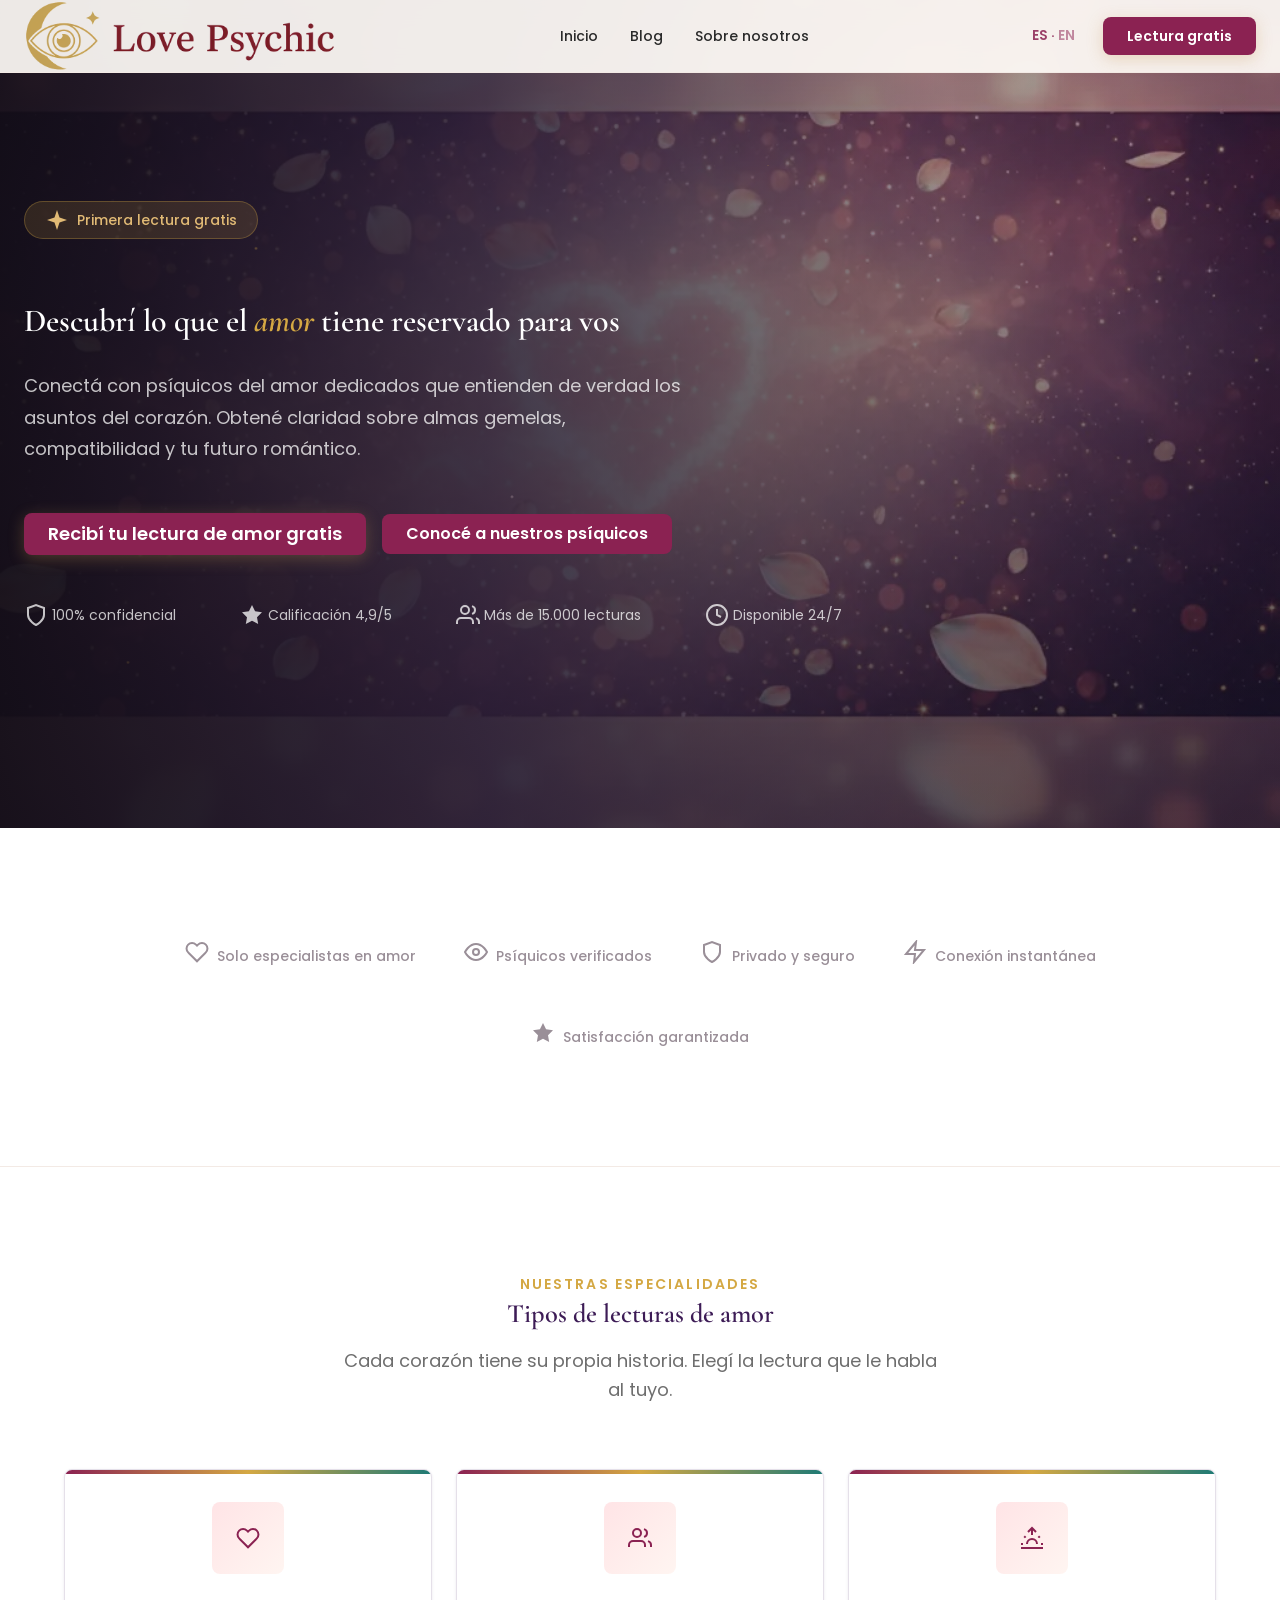
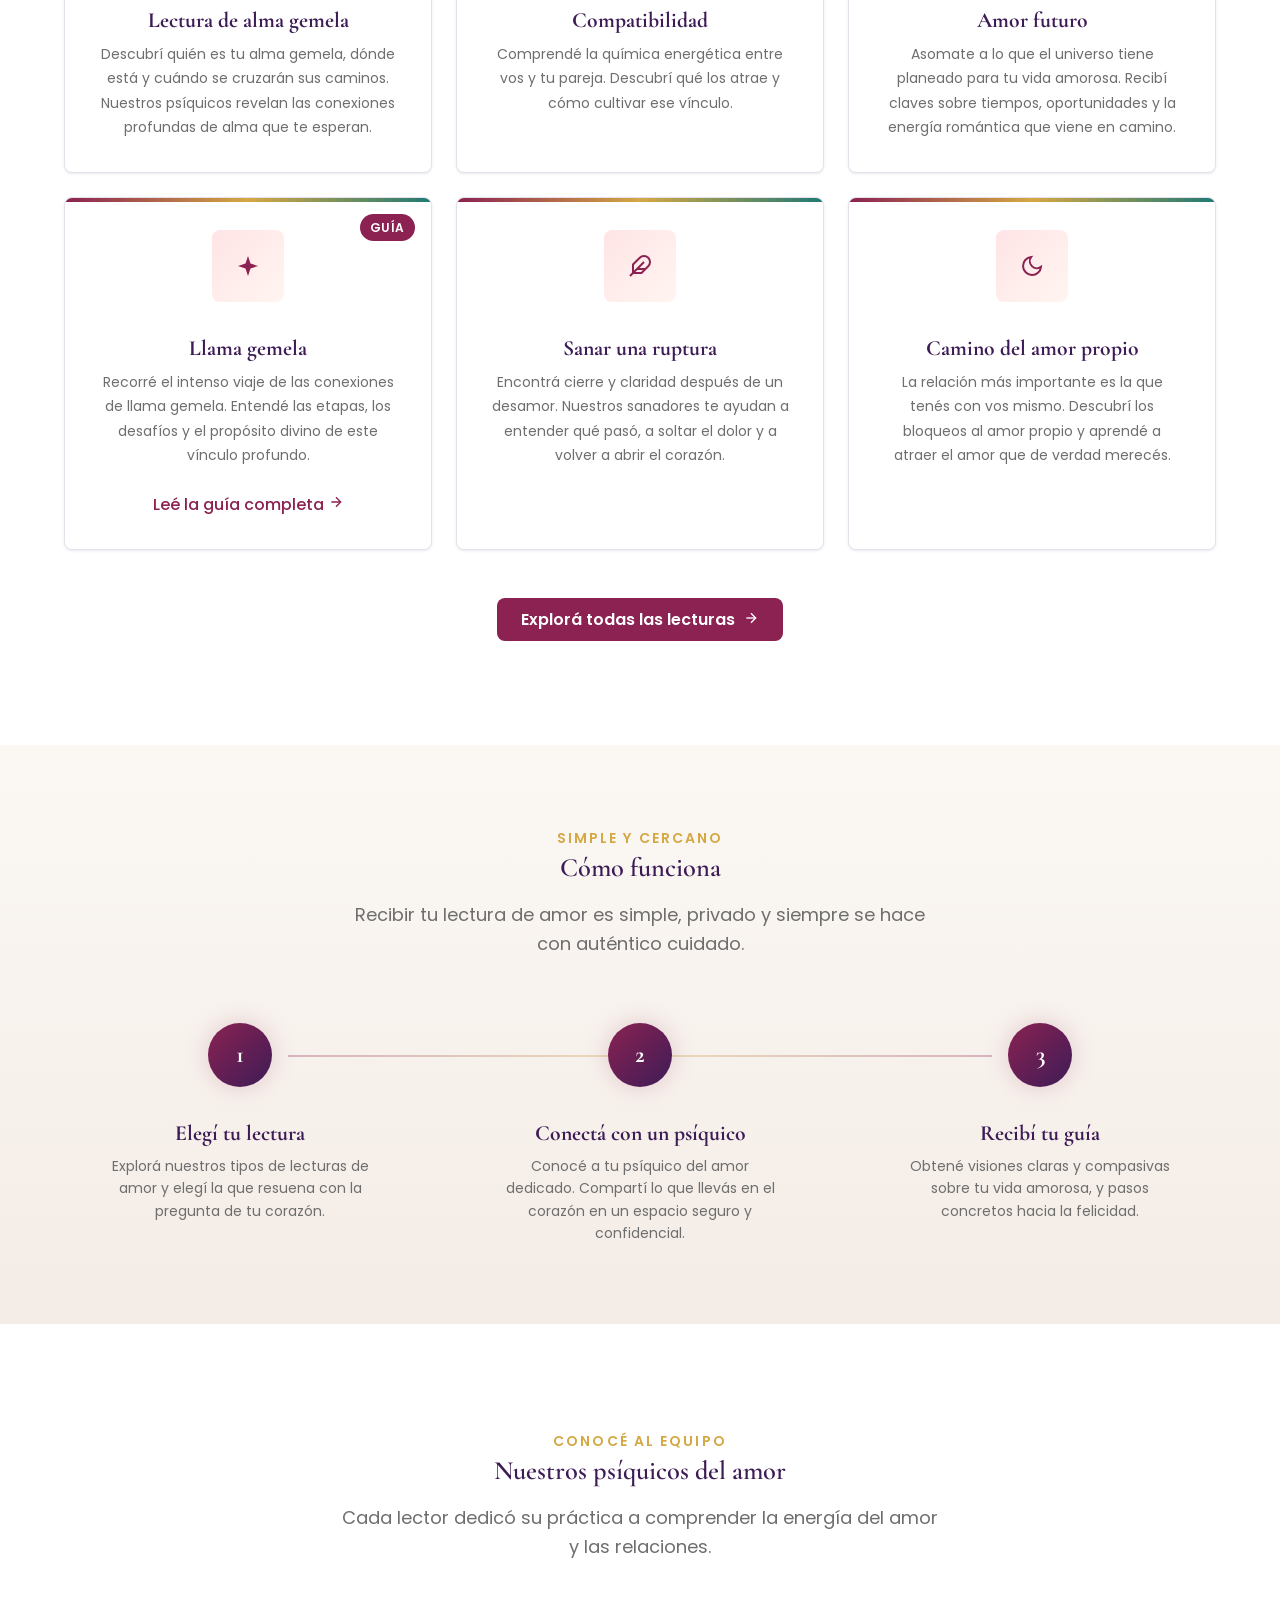
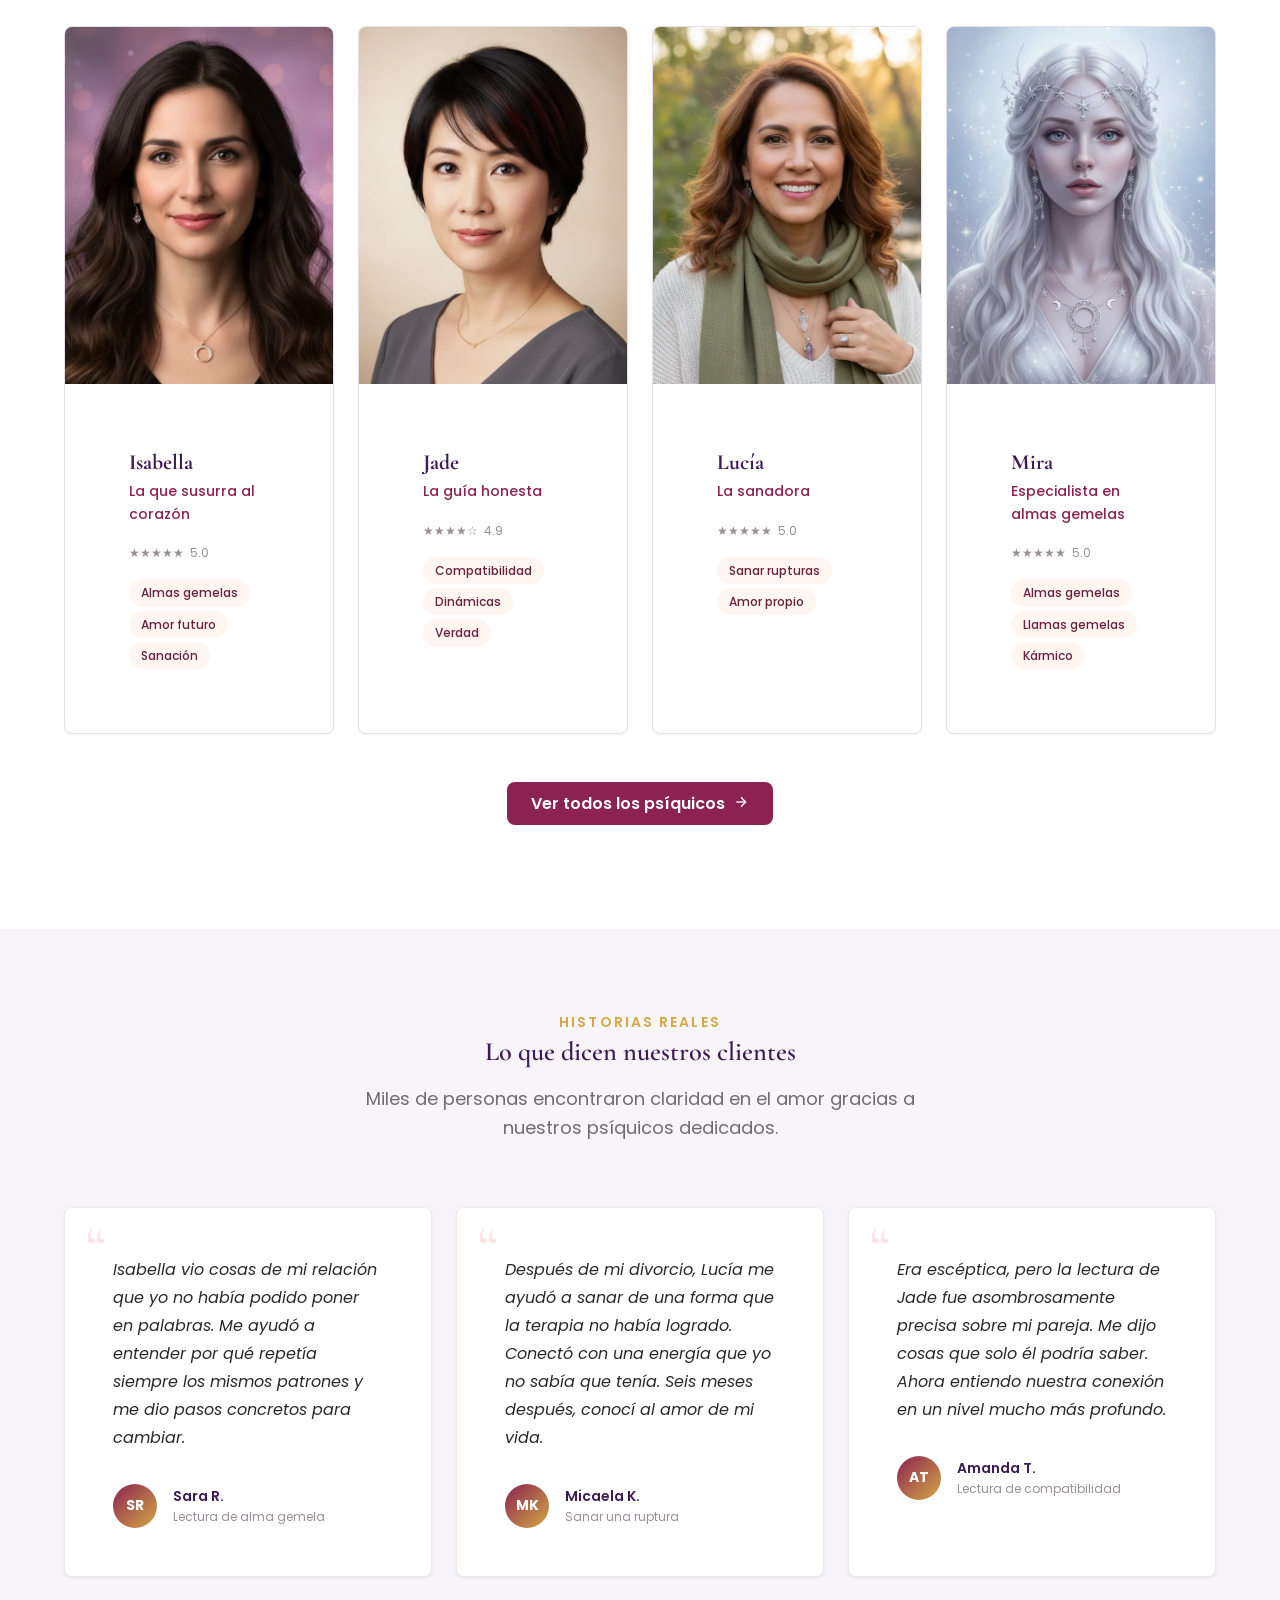
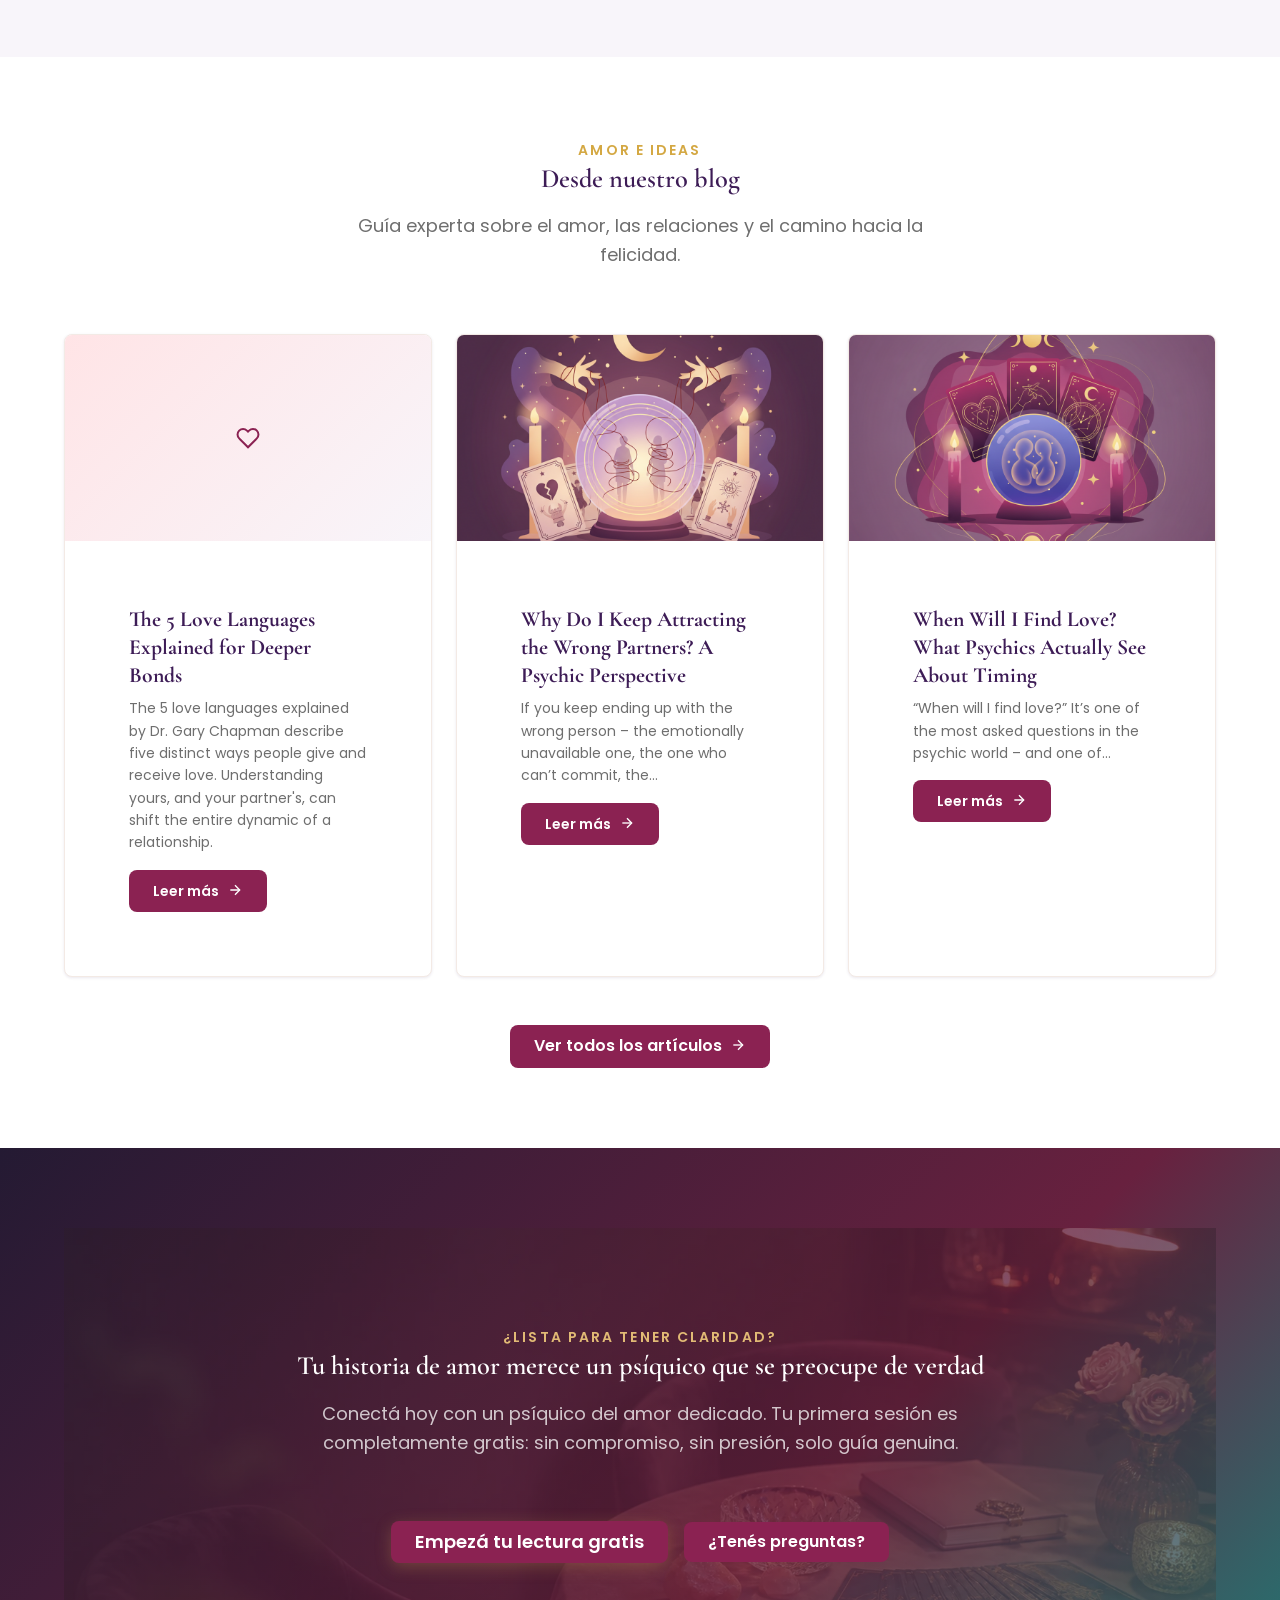
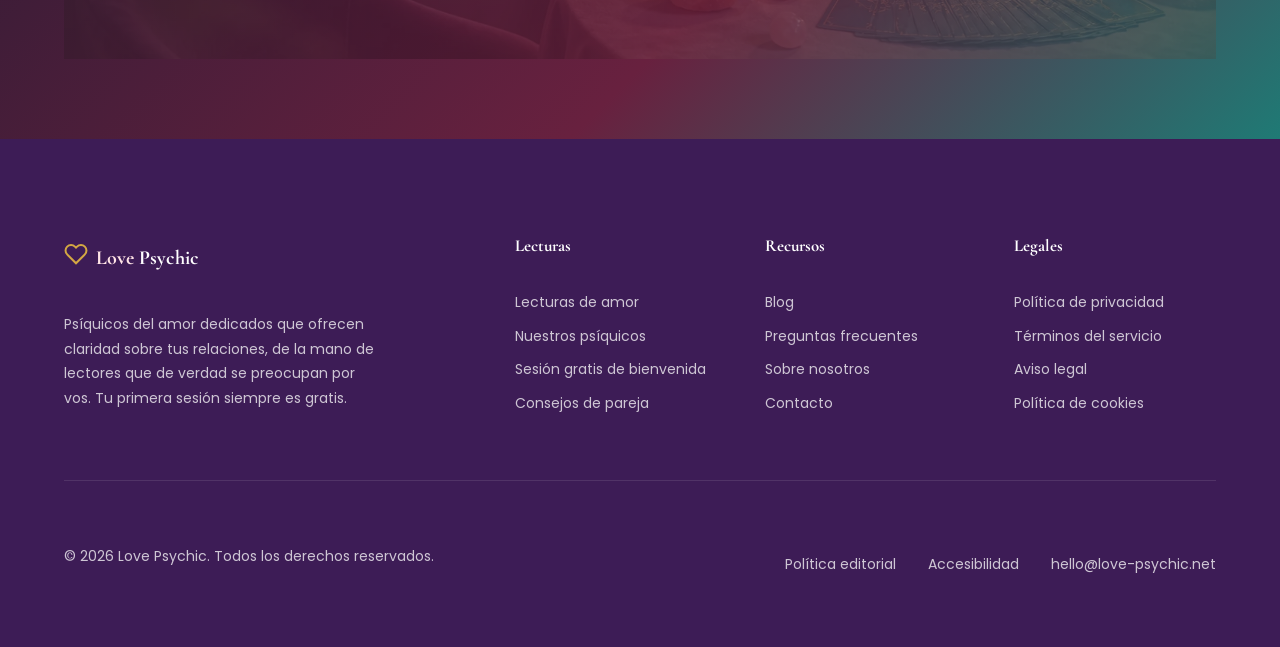
<file: index.html>
<!DOCTYPE html>

<html lang="es">
<head>
<meta charset="utf-8"/>
<meta content="width=device-width, initial-scale=1.0" name="viewport"/>
<link href="https://fonts.googleapis.com" rel="preconnect"/>
<link crossorigin="" href="https://fonts.gstatic.com" rel="preconnect"/>
<title>Lecturas psíquicas del amor | Guía certera para tus relaciones</title>
<link href="//fonts.googleapis.com" rel="dns-prefetch">
<!-- BEGIN SEO meta (lp-theme) -->
<meta content="Connect with dedicated love psychics for clarity on soulmates, compatibility, twin flames and your romantic future. Start with a free intro reading — no…" name="description">
<meta content="index,follow,max-image-preview:large,max-snippet:-1,max-video-preview:-1" name="robots">
<meta content="en_US" property="og:locale"/>
<meta content="Love Psychic" property="og:site_name"/>
<meta content="website" property="og:type"/>
<meta content="Love Psychic Readings | Accurate Guidance for Relationships" property="og:title"/>
<meta content="Connect with dedicated love psychics for clarity on soulmates, compatibility, twin flames and your romantic future. Start with a free intro reading — no…" property="og:description"/>
<meta content="https://love-psychic.net/" property="og:url"/>
<meta content="/wp-content/themes/lp-theme/assets/images/hero-love-that-psychic.webp" property="og:image"/>
<meta content="1200" property="og:image:width"/>
<meta content="630" property="og:image:height"/>
<meta content="summary_large_image" name="twitter:card"/>
<meta content="Love Psychic Readings | Accurate Guidance for Relationships" name="twitter:title"/>
<meta content="Connect with dedicated love psychics for clarity on soulmates, compatibility, twin flames and your romantic future. Start with a free intro reading — no…" name="twitter:description"/>
<meta content="/wp-content/themes/lp-theme/assets/images/hero-love-that-psychic.webp" name="twitter:image"/>
<!-- END SEO meta (lp-theme) -->

<style id="wp-img-auto-sizes-contain-inline-css">
img:is([sizes=auto i],[sizes^="auto," i]){contain-intrinsic-size:3000px 1500px}
/*# sourceURL=wp-img-auto-sizes-contain-inline-css */
</style>
<style id="wp-block-library-inline-css">
:root{--wp-block-synced-color:#7a00df;--wp-block-synced-color--rgb:122,0,223;--wp-bound-block-color:var(--wp-block-synced-color);--wp-editor-canvas-background:#ddd;--wp-admin-theme-color:#007cba;--wp-admin-theme-color--rgb:0,124,186;--wp-admin-theme-color-darker-10:#006ba1;--wp-admin-theme-color-darker-10--rgb:0,107,160.5;--wp-admin-theme-color-darker-20:#005a87;--wp-admin-theme-color-darker-20--rgb:0,90,135;--wp-admin-border-width-focus:2px}@media (min-resolution:192dpi){:root{--wp-admin-border-width-focus:1.5px}}.wp-element-button{cursor:pointer}:root .has-very-light-gray-background-color{background-color:#eee}:root .has-very-dark-gray-background-color{background-color:#313131}:root .has-very-light-gray-color{color:#eee}:root .has-very-dark-gray-color{color:#313131}:root .has-vivid-green-cyan-to-vivid-cyan-blue-gradient-background{background:linear-gradient(135deg,#00d084,#0693e3)}:root .has-purple-crush-gradient-background{background:linear-gradient(135deg,#34e2e4,#4721fb 50%,#ab1dfe)}:root .has-hazy-dawn-gradient-background{background:linear-gradient(135deg,#faaca8,#dad0ec)}:root .has-subdued-olive-gradient-background{background:linear-gradient(135deg,#fafae1,#67a671)}:root .has-atomic-cream-gradient-background{background:linear-gradient(135deg,#fdd79a,#004a59)}:root .has-nightshade-gradient-background{background:linear-gradient(135deg,#330968,#31cdcf)}:root .has-midnight-gradient-background{background:linear-gradient(135deg,#020381,#2874fc)}:root{--wp--preset--font-size--normal:16px;--wp--preset--font-size--huge:42px}.has-regular-font-size{font-size:1em}.has-larger-font-size{font-size:2.625em}.has-normal-font-size{font-size:var(--wp--preset--font-size--normal)}.has-huge-font-size{font-size:var(--wp--preset--font-size--huge)}:root .has-text-align-center{text-align:center}:root .has-text-align-left{text-align:left}:root .has-text-align-right{text-align:right}.has-fit-text{white-space:nowrap!important}#end-resizable-editor-section{display:none}.aligncenter{clear:both}.items-justified-left{justify-content:flex-start}.items-justified-center{justify-content:center}.items-justified-right{justify-content:flex-end}.items-justified-space-between{justify-content:space-between}.screen-reader-text{word-wrap:normal!important;border:0;clip-path:inset(50%);height:1px;margin:-1px;overflow:hidden;padding:0;position:absolute;width:1px;word-break:normal!important}.screen-reader-text:focus{background-color:#ddd;clip-path:none;color:#444;display:block;font-size:1em;height:auto;left:5px;line-height:normal;padding:15px 23px 14px;text-decoration:none;top:5px;width:auto;z-index:100000}html :where(.has-border-color){border-style:solid}html :where([style^=border-color],[style*=";border-color"],[style*="; border-color"]){border-style:solid}html :where([style^=border-top-color],[style*=";border-top-color"],[style*="; border-top-color"]){border-top-style:solid}html :where([style^=border-right-color],[style*=";border-right-color"],[style*="; border-right-color"]){border-right-style:solid}html :where([style^=border-bottom-color],[style*=";border-bottom-color"],[style*="; border-bottom-color"]){border-bottom-style:solid}html :where([style^=border-left-color],[style*=";border-left-color"],[style*="; border-left-color"]){border-left-style:solid}html :where([style^=border-width],[style*=";border-width"],[style*="; border-width"]){border-style:solid}html :where([style^=border-top-width],[style*=";border-top-width"],[style*="; border-top-width"]){border-top-style:solid}html :where([style^=border-right-width],[style*=";border-right-width"],[style*="; border-right-width"]){border-right-style:solid}html :where([style^=border-bottom-width],[style*=";border-bottom-width"],[style*="; border-bottom-width"]){border-bottom-style:solid}html :where([style^=border-left-width],[style*=";border-left-width"],[style*="; border-left-width"]){border-left-style:solid}html :where(img[class*=wp-image-]){height:auto;max-width:100%}:where(figure){margin:0 0 1em}html :where(.is-position-sticky){--wp-admin--admin-bar--position-offset:var(--wp-admin--admin-bar--height,0px)}@media screen and (max-width:600px){html :where(.is-position-sticky){--wp-admin--admin-bar--position-offset:0px}}

/*# sourceURL=/wp-includes/css/dist/block-library/common.min.css */
</style>
<style id="classic-theme-styles-inline-css">
/*! This file is auto-generated */
.wp-block-button__link{color:#fff;background-color:#32373c;border-radius:9999px;box-shadow:none;text-decoration:none;padding:calc(.667em + 2px) calc(1.333em + 2px);font-size:1.125em}.wp-block-file__button{background:#32373c;color:#fff;text-decoration:none}
/*# sourceURL=/wp-includes/css/classic-themes.min.css */
</style>
<style id="global-styles-inline-css">
:root{--wp--preset--aspect-ratio--square: 1;--wp--preset--aspect-ratio--4-3: 4/3;--wp--preset--aspect-ratio--3-4: 3/4;--wp--preset--aspect-ratio--3-2: 3/2;--wp--preset--aspect-ratio--2-3: 2/3;--wp--preset--aspect-ratio--16-9: 16/9;--wp--preset--aspect-ratio--9-16: 9/16;--wp--preset--color--black: #000000;--wp--preset--color--cyan-bluish-gray: #abb8c3;--wp--preset--color--white: #ffffff;--wp--preset--color--pale-pink: #f78da7;--wp--preset--color--vivid-red: #cf2e2e;--wp--preset--color--luminous-vivid-orange: #ff6900;--wp--preset--color--luminous-vivid-amber: #fcb900;--wp--preset--color--light-green-cyan: #7bdcb5;--wp--preset--color--vivid-green-cyan: #00d084;--wp--preset--color--pale-cyan-blue: #8ed1fc;--wp--preset--color--vivid-cyan-blue: #0693e3;--wp--preset--color--vivid-purple: #9b51e0;--wp--preset--gradient--vivid-cyan-blue-to-vivid-purple: linear-gradient(135deg,rgb(6,147,227) 0%,rgb(155,81,224) 100%);--wp--preset--gradient--light-green-cyan-to-vivid-green-cyan: linear-gradient(135deg,rgb(122,220,180) 0%,rgb(0,208,130) 100%);--wp--preset--gradient--luminous-vivid-amber-to-luminous-vivid-orange: linear-gradient(135deg,rgb(252,185,0) 0%,rgb(255,105,0) 100%);--wp--preset--gradient--luminous-vivid-orange-to-vivid-red: linear-gradient(135deg,rgb(255,105,0) 0%,rgb(207,46,46) 100%);--wp--preset--gradient--very-light-gray-to-cyan-bluish-gray: linear-gradient(135deg,rgb(238,238,238) 0%,rgb(169,184,195) 100%);--wp--preset--gradient--cool-to-warm-spectrum: linear-gradient(135deg,rgb(74,234,220) 0%,rgb(151,120,209) 20%,rgb(207,42,186) 40%,rgb(238,44,130) 60%,rgb(251,105,98) 80%,rgb(254,248,76) 100%);--wp--preset--gradient--blush-light-purple: linear-gradient(135deg,rgb(255,206,236) 0%,rgb(152,150,240) 100%);--wp--preset--gradient--blush-bordeaux: linear-gradient(135deg,rgb(254,205,165) 0%,rgb(254,45,45) 50%,rgb(107,0,62) 100%);--wp--preset--gradient--luminous-dusk: linear-gradient(135deg,rgb(255,203,112) 0%,rgb(199,81,192) 50%,rgb(65,88,208) 100%);--wp--preset--gradient--pale-ocean: linear-gradient(135deg,rgb(255,245,203) 0%,rgb(182,227,212) 50%,rgb(51,167,181) 100%);--wp--preset--gradient--electric-grass: linear-gradient(135deg,rgb(202,248,128) 0%,rgb(113,206,126) 100%);--wp--preset--gradient--midnight: linear-gradient(135deg,rgb(2,3,129) 0%,rgb(40,116,252) 100%);--wp--preset--font-size--small: 13px;--wp--preset--font-size--medium: 20px;--wp--preset--font-size--large: 36px;--wp--preset--font-size--x-large: 42px;--wp--preset--spacing--20: 0.44rem;--wp--preset--spacing--30: 0.67rem;--wp--preset--spacing--40: 1rem;--wp--preset--spacing--50: 1.5rem;--wp--preset--spacing--60: 2.25rem;--wp--preset--spacing--70: 3.38rem;--wp--preset--spacing--80: 5.06rem;--wp--preset--shadow--natural: 6px 6px 9px rgba(0, 0, 0, 0.2);--wp--preset--shadow--deep: 12px 12px 50px rgba(0, 0, 0, 0.4);--wp--preset--shadow--sharp: 6px 6px 0px rgba(0, 0, 0, 0.2);--wp--preset--shadow--outlined: 6px 6px 0px -3px rgb(255, 255, 255), 6px 6px rgb(0, 0, 0);--wp--preset--shadow--crisp: 6px 6px 0px rgb(0, 0, 0);}.wp-block-button{--wp--preset--dimension--25: 25%;--wp--preset--dimension--50: 50%;--wp--preset--dimension--75: 75%;--wp--preset--dimension--100: 100%;}:where(body) { margin: 0; }:where(.is-layout-flex){gap: 0.5em;}:where(.is-layout-grid){gap: 0.5em;}body .is-layout-flex{display: flex;}.is-layout-flex{flex-wrap: wrap;align-items: center;}.is-layout-flex > :is(*, div){margin: 0;}body .is-layout-grid{display: grid;}.is-layout-grid > :is(*, div){margin: 0;}body{padding-top: 0px;padding-right: 0px;padding-bottom: 0px;padding-left: 0px;}:root :where(.wp-element-button, .wp-block-button__link){background-color: #32373c;border-width: 0;color: #fff;font-family: inherit;font-size: inherit;font-style: inherit;font-weight: inherit;letter-spacing: inherit;line-height: inherit;padding-top: calc(0.667em + 2px);padding-right: calc(1.333em + 2px);padding-bottom: calc(0.667em + 2px);padding-left: calc(1.333em + 2px);text-decoration: none;text-transform: inherit;}.has-black-color{color: var(--wp--preset--color--black) !important;}.has-cyan-bluish-gray-color{color: var(--wp--preset--color--cyan-bluish-gray) !important;}.has-white-color{color: var(--wp--preset--color--white) !important;}.has-pale-pink-color{color: var(--wp--preset--color--pale-pink) !important;}.has-vivid-red-color{color: var(--wp--preset--color--vivid-red) !important;}.has-luminous-vivid-orange-color{color: var(--wp--preset--color--luminous-vivid-orange) !important;}.has-luminous-vivid-amber-color{color: var(--wp--preset--color--luminous-vivid-amber) !important;}.has-light-green-cyan-color{color: var(--wp--preset--color--light-green-cyan) !important;}.has-vivid-green-cyan-color{color: var(--wp--preset--color--vivid-green-cyan) !important;}.has-pale-cyan-blue-color{color: var(--wp--preset--color--pale-cyan-blue) !important;}.has-vivid-cyan-blue-color{color: var(--wp--preset--color--vivid-cyan-blue) !important;}.has-vivid-purple-color{color: var(--wp--preset--color--vivid-purple) !important;}.has-black-background-color{background-color: var(--wp--preset--color--black) !important;}.has-cyan-bluish-gray-background-color{background-color: var(--wp--preset--color--cyan-bluish-gray) !important;}.has-white-background-color{background-color: var(--wp--preset--color--white) !important;}.has-pale-pink-background-color{background-color: var(--wp--preset--color--pale-pink) !important;}.has-vivid-red-background-color{background-color: var(--wp--preset--color--vivid-red) !important;}.has-luminous-vivid-orange-background-color{background-color: var(--wp--preset--color--luminous-vivid-orange) !important;}.has-luminous-vivid-amber-background-color{background-color: var(--wp--preset--color--luminous-vivid-amber) !important;}.has-light-green-cyan-background-color{background-color: var(--wp--preset--color--light-green-cyan) !important;}.has-vivid-green-cyan-background-color{background-color: var(--wp--preset--color--vivid-green-cyan) !important;}.has-pale-cyan-blue-background-color{background-color: var(--wp--preset--color--pale-cyan-blue) !important;}.has-vivid-cyan-blue-background-color{background-color: var(--wp--preset--color--vivid-cyan-blue) !important;}.has-vivid-purple-background-color{background-color: var(--wp--preset--color--vivid-purple) !important;}.has-black-border-color{border-color: var(--wp--preset--color--black) !important;}.has-cyan-bluish-gray-border-color{border-color: var(--wp--preset--color--cyan-bluish-gray) !important;}.has-white-border-color{border-color: var(--wp--preset--color--white) !important;}.has-pale-pink-border-color{border-color: var(--wp--preset--color--pale-pink) !important;}.has-vivid-red-border-color{border-color: var(--wp--preset--color--vivid-red) !important;}.has-luminous-vivid-orange-border-color{border-color: var(--wp--preset--color--luminous-vivid-orange) !important;}.has-luminous-vivid-amber-border-color{border-color: var(--wp--preset--color--luminous-vivid-amber) !important;}.has-light-green-cyan-border-color{border-color: var(--wp--preset--color--light-green-cyan) !important;}.has-vivid-green-cyan-border-color{border-color: var(--wp--preset--color--vivid-green-cyan) !important;}.has-pale-cyan-blue-border-color{border-color: var(--wp--preset--color--pale-cyan-blue) !important;}.has-vivid-cyan-blue-border-color{border-color: var(--wp--preset--color--vivid-cyan-blue) !important;}.has-vivid-purple-border-color{border-color: var(--wp--preset--color--vivid-purple) !important;}.has-vivid-cyan-blue-to-vivid-purple-gradient-background{background: var(--wp--preset--gradient--vivid-cyan-blue-to-vivid-purple) !important;}.has-light-green-cyan-to-vivid-green-cyan-gradient-background{background: var(--wp--preset--gradient--light-green-cyan-to-vivid-green-cyan) !important;}.has-luminous-vivid-amber-to-luminous-vivid-orange-gradient-background{background: var(--wp--preset--gradient--luminous-vivid-amber-to-luminous-vivid-orange) !important;}.has-luminous-vivid-orange-to-vivid-red-gradient-background{background: var(--wp--preset--gradient--luminous-vivid-orange-to-vivid-red) !important;}.has-very-light-gray-to-cyan-bluish-gray-gradient-background{background: var(--wp--preset--gradient--very-light-gray-to-cyan-bluish-gray) !important;}.has-cool-to-warm-spectrum-gradient-background{background: var(--wp--preset--gradient--cool-to-warm-spectrum) !important;}.has-blush-light-purple-gradient-background{background: var(--wp--preset--gradient--blush-light-purple) !important;}.has-blush-bordeaux-gradient-background{background: var(--wp--preset--gradient--blush-bordeaux) !important;}.has-luminous-dusk-gradient-background{background: var(--wp--preset--gradient--luminous-dusk) !important;}.has-pale-ocean-gradient-background{background: var(--wp--preset--gradient--pale-ocean) !important;}.has-electric-grass-gradient-background{background: var(--wp--preset--gradient--electric-grass) !important;}.has-midnight-gradient-background{background: var(--wp--preset--gradient--midnight) !important;}.has-small-font-size{font-size: var(--wp--preset--font-size--small) !important;}.has-medium-font-size{font-size: var(--wp--preset--font-size--medium) !important;}.has-large-font-size{font-size: var(--wp--preset--font-size--large) !important;}.has-x-large-font-size{font-size: var(--wp--preset--font-size--x-large) !important;}
/*# sourceURL=global-styles-inline-css */
</style>
<link as="style" href="https://fonts.googleapis.com/css2?family=Cormorant+Garamond:ital,wght@0,400;0,600;0,700;1,400;1,700&amp;family=Poppins:wght@300;400;500;600;700&amp;display=swap" rel="preload">
<link href="https://fonts.googleapis.com/css2?family=Cormorant+Garamond:ital,wght@0,400;0,600;0,700;1,400;1,700&amp;family=Poppins:wght@300;400;500;600;700&amp;display=swap" id="lp-google-fonts-css" media="print" onload="this.media='all'" rel="stylesheet"/>
<noscript><link href="https://fonts.googleapis.com/css2?family=Cormorant+Garamond:ital,wght@0,400;0,600;0,700;1,400;1,700&amp;family=Poppins:wght@300;400;500;600;700&amp;display=swap" rel="stylesheet"/></noscript>
<link href="/wp-content/themes/lp-theme/assets/css/tokens.css?ver=2.3.3" id="lp-tokens-css" media="all" rel="stylesheet"/>
<link href="/wp-content/themes/lp-theme/assets/css/components.css?ver=2.3.3" id="lp-components-css" media="all" rel="stylesheet"/>
<link href="/wp-content/themes/lp-theme/assets/css/layouts.css?ver=2.3.5" id="lp-layouts-css" media="all" rel="stylesheet"/>
<link href="/wp-content/themes/lp-theme/style.css?ver=2.3.3" id="lp-style-css" media="all" rel="stylesheet"/>
<link rel="canonical" href="https://es.love-psychic.net/" />
<link href="/wp-content/uploads/2026/03/site_3_favicon-150x150.png" rel="icon" sizes="32x32"/>
<link href="/wp-content/uploads/2026/03/site_3_favicon-300x300.png" rel="icon" sizes="192x192"/>
<link href="/wp-content/uploads/2026/03/site_3_favicon-300x300.png" rel="apple-touch-icon"/>
<meta content="/wp-content/uploads/2026/03/site_3_favicon-300x300.png" name="msapplication-TileImage"/>
<style id="wp-custom-css">
:root {
  --color-primary: #8B2252;
  --color-secondary: #3D1C56;
  --color-accent: #D4A843;
  --color-bg: #FFFFFF;
  --color-bg-alt: #F8F5FA;
  --color-text: #2A2A2A;
  --color-text-light: #6E6E6E;
  --color-border: #E5E0E9;
  --color-success: #4CAF50;
  --color-danger: #DC3545;
  --font-heading: 'Cormorant Garamond', serif;
  --font-body: 'Poppins', sans-serif;
  --radius-sm: 4px;
  --radius-md: 8px;
  --radius-lg: 16px;
  --shadow-sm: 0 1px 3px rgba(61,28,86,0.1);
  --shadow-md: 0 4px 12px rgba(61,28,86,0.15);
  --shadow-lg: 0 8px 32px rgba(61,28,86,0.18);
  --spacing-xs: 4px;
  --spacing-sm: 8px;
  --spacing-md: 16px;
  --spacing-lg: 32px;
  --spacing-xl: 64px;
  --transition: 0.2s ease;
}

body{font-family:var(--font-body);color:var(--color-text);line-height:1.6;background:var(--color-bg)}h1,h2,h3,h4,h5,h6{font-family:var(--font-heading);color:var(--color-primary);font-weight:600;line-height:1.3}.btn{background:var(--color-primary);color:white;padding:12px 24px;border-radius:var(--radius-md);border:none;transition:var(--transition)}.btn:hover{background:#a02860}.card{background:white;border-radius:var(--radius-md);padding:var(--spacing-lg);box-shadow:var(--shadow-sm)}.hero{background:linear-gradient(135deg,var(--color-primary),var(--color-secondary));color:white;padding:var(--spacing-xl) 0}
/* --- Heading size normalization --- */
h1, .wp-block-heading.has-xx-large-font-size {
  font-size: clamp(1.6rem, 3vw, 2rem) !important;
}
h2, .wp-block-heading.has-x-large-font-size {
  font-size: clamp(1.35rem, 2.5vw, 1.65rem) !important;
}
h3, .wp-block-heading.has-large-font-size {
  font-size: clamp(1.15rem, 2vw, 1.35rem) !important;
}
h4 {
  font-size: 1.05rem !important;
}

/* === Nav Menu Spacing Fix === */
.main-nav__list {
    gap: var(--spacing-sm) !important;
}

</style>
<link rel="stylesheet" href="/nebula-quiz/quiz.css?v=f5fbce4d1435" data-nebula-quiz="style">
<script src="/nebula-quiz/quiz.js?v=f5fbce4d1435" defer data-nebula-quiz="script"></script>

<!-- i18n hreflang es_subdomain -->
<link rel="alternate" hreflang="en" href="https://love-psychic.net/" />
<link rel="alternate" hreflang="es" href="https://es.love-psychic.net/" />
<link rel="alternate" hreflang="x-default" href="https://love-psychic.net/" />
<link rel="stylesheet" href="/wp-content/themes/lp-theme/assets/css/localized-responsive.css?ver=2.3.5" />
</head>
<body class="home wp-singular page-template-default page page-id-20 wp-custom-logo wp-theme-lp-theme">
<header class="site-header" id="site-header">

    <div class="site-header__inner">

        <a href="/" class="site-logo"><img src="/wp-content/uploads/2026/04/site-logo-v3-1776869568.png" alt="Love Psychic" class="custom-logo" style="max-height:72px;width:auto;"></a>



        <nav class="main-nav" id="main-nav" aria-label="Navegación principal">

            <ul class="main-nav__list"><li class="menu-item menu-item-type-post_type menu-item-object-page menu-item-home current-menu-item page_item current_page_item"><a href="/" aria-current="page">Inicio</a></li>
<li class="menu-item menu-item-type-post_type menu-item-object-page"><a href="https://love-psychic.net/blog/">Blog</a></li>
<li class="menu-item menu-item-type-post_type menu-item-object-page"><a href="/about-us/">Sobre nosotros</a></li>
</ul>        </nav>



        <div class="header-cta">

            <a class="lang-switch" href="https://love-psychic.net/" hreflang="en" title="Read this page in English" style="margin-right:.75rem;font-size:.85rem;font-weight:600;text-decoration:none;opacity:.85;">ES&nbsp;·&nbsp;<span style="opacity:.6;">EN</span></a>

            <a href="/free-intro-session/" class="btn btn--primary btn--sm">Lectura gratis</a>

            <button class="menu-toggle" id="menu-toggle" aria-controls="main-nav" aria-expanded="false" aria-label="Abrir menú">

                <span class="menu-toggle__open"><svg width="24" height="24" viewBox="0 0 24 24" fill="none" stroke="currentColor" stroke-width="2"><line x1="3" y1="12" x2="21" y2="12"/><line x1="3" y1="6" x2="21" y2="6"/><line x1="3" y1="18" x2="21" y2="18"/></svg></span>

                <span class="menu-toggle__close" style="display:none;"><svg width="24" height="24" viewBox="0 0 24 24" fill="none" stroke="currentColor" stroke-width="2"><line x1="18" y1="6" x2="6" y2="18"/><line x1="6" y1="6" x2="18" y2="18"/></svg></span>

            </button>

        </div>

    </div>

</header>
<main id="main-content">



<section class="hero">
    <div class="hero__bg">
        <picture><source type="image/webp" srcset="/wp-content/themes/lp-theme/assets/images/hero-banner.webp"><img src="/wp-content/themes/lp-theme/assets/images/hero-banner.jpg" alt="Love Psychic — guía mística del amor para almas gemelas y relaciones" loading="eager" fetchpriority="high" decoding="async" width="1024" height="1024"></picture>        <div class="hero__overlay"></div>
        <div class="hero__particles"></div>
    </div>

    <div class="hero__content">
        <span class="hero__badge"><svg width="24" height="24" viewBox="0 0 24 24" fill="currentColor"><path d="M12 2L14.5 9.5 22 12 14.5 14.5 12 22 9.5 14.5 2 12 9.5 9.5z"/></svg> Primera lectura gratis</span>

        <h1 class="hero__title">Descubrí lo que el <em>amor</em> tiene reservado para vos</h1>

        <p class="hero__subtitle">Conectá con psíquicos del amor dedicados que entienden de verdad los asuntos del corazón. Obtené claridad sobre almas gemelas, compatibilidad y tu futuro romántico.</p>

        <div class="hero__actions">
            <a href="/free-intro-session/" class="btn btn--primary btn--lg">Recibí tu lectura de amor gratis</a>
            <a href="/our-love-psychics/" class="btn btn--secondary">Conocé a nuestros psíquicos</a>
        </div>

        <div class="hero__trust">
            <span class="hero__trust-item"><svg width="24" height="24" viewBox="0 0 24 24" fill="none" stroke="currentColor" stroke-width="2"><path d="M12 22s8-4 8-10V5l-8-3-8 3v7c0 6 8 10 8 10z"/></svg> 100% confidencial</span>
            <span class="hero__trust-item"><svg width="24" height="24" viewBox="0 0 24 24" fill="currentColor"><path d="M12 2l3.09 6.26L22 9.27l-5 4.87 1.18 6.88L12 17.77l-6.18 3.25L7 14.14 2 9.27l6.91-1.01L12 2z"/></svg> Calificación 4,9/5</span>
            <span class="hero__trust-item"><svg width="24" height="24" viewBox="0 0 24 24" fill="none" stroke="currentColor" stroke-width="2"><path d="M17 21v-2a4 4 0 0 0-4-4H5a4 4 0 0 0-4 4v2"/><circle cx="9" cy="7" r="4"/><path d="M23 21v-2a4 4 0 0 0-3-3.87"/><path d="M16 3.13a4 4 0 0 1 0 7.75"/></svg> Más de 15.000 lecturas</span>
            <span class="hero__trust-item"><svg width="24" height="24" viewBox="0 0 24 24" fill="none" stroke="currentColor" stroke-width="2"><circle cx="12" cy="12" r="10"/><polyline points="12 6 12 12 16 14"/></svg> Disponible 24/7</span>
        </div>
    </div>
</section>


<section class="section" style="padding: var(--spacing-2xl) 0; border-bottom: 1px solid var(--color-border-light);">
    <div class="container">
        <div class="trust-bar">
            <div class="trust-bar__item">
                <span class="trust-bar__icon"><svg width="24" height="24" viewBox="0 0 24 24" fill="none" stroke="currentColor" stroke-width="2"><path d="M20.84 4.61a5.5 5.5 0 0 0-7.78 0L12 5.67l-1.06-1.06a5.5 5.5 0 0 0-7.78 7.78l1.06 1.06L12 21.23l7.78-7.78 1.06-1.06a5.5 5.5 0 0 0 0-7.78z"/></svg></span>
                <span>Solo especialistas en amor</span>
            </div>
            <div class="trust-bar__item">
                <span class="trust-bar__icon"><svg width="24" height="24" viewBox="0 0 24 24" fill="none" stroke="currentColor" stroke-width="2"><path d="M1 12s4-8 11-8 11 8 11 8-4 8-11 8-11-8-11-8z"/><circle cx="12" cy="12" r="3"/></svg></span>
                <span>Psíquicos verificados</span>
            </div>
            <div class="trust-bar__item">
                <span class="trust-bar__icon"><svg width="24" height="24" viewBox="0 0 24 24" fill="none" stroke="currentColor" stroke-width="2"><path d="M12 22s8-4 8-10V5l-8-3-8 3v7c0 6 8 10 8 10z"/></svg></span>
                <span>Privado y seguro</span>
            </div>
            <div class="trust-bar__item">
                <span class="trust-bar__icon"><svg width="24" height="24" viewBox="0 0 24 24" fill="none" stroke="currentColor" stroke-width="2"><polygon points="13 2 3 14 12 14 11 22 21 10 12 10 13 2"/></svg></span>
                <span>Conexión instantánea</span>
            </div>
            <div class="trust-bar__item">
                <span class="trust-bar__icon"><svg width="24" height="24" viewBox="0 0 24 24" fill="currentColor"><path d="M12 2l3.09 6.26L22 9.27l-5 4.87 1.18 6.88L12 17.77l-6.18 3.25L7 14.14 2 9.27l6.91-1.01L12 2z"/></svg></span>
                <span>Satisfacción garantizada</span>
            </div>
        </div>
    </div>
</section>


<section class="section section--lg" id="readings">
    <div class="container">
        <div class="section__header text-center">
            <span class="section-label">Nuestras especialidades</span>
            <h2 class="section-title">Tipos de lecturas de amor</h2>
            <p class="section-subtitle">Cada corazón tiene su propia historia. Elegí la lectura que le habla al tuyo.</p>
        </div>

        <div class="grid grid--3">
            <div class="card card--reading fade-in">
                <div class="card__icon"><svg width="24" height="24" viewBox="0 0 24 24" fill="none" stroke="currentColor" stroke-width="2"><path d="M20.84 4.61a5.5 5.5 0 0 0-7.78 0L12 5.67l-1.06-1.06a5.5 5.5 0 0 0-7.78 7.78l1.06 1.06L12 21.23l7.78-7.78 1.06-1.06a5.5 5.5 0 0 0 0-7.78z"/></svg></div>
                <h3 class="card__title">Lectura de alma gemela</h3>
                <p class="card__text">Descubrí quién es tu alma gemela, dónde está y cuándo se cruzarán sus caminos. Nuestros psíquicos revelan las conexiones profundas de alma que te esperan.</p>
            </div>

            <div class="card card--reading fade-in">
                <div class="card__icon"><svg width="24" height="24" viewBox="0 0 24 24" fill="none" stroke="currentColor" stroke-width="2"><path d="M17 21v-2a4 4 0 0 0-4-4H5a4 4 0 0 0-4 4v2"/><circle cx="9" cy="7" r="4"/><path d="M23 21v-2a4 4 0 0 0-3-3.87"/><path d="M16 3.13a4 4 0 0 1 0 7.75"/></svg></div>
                <h3 class="card__title">Compatibilidad</h3>
                <p class="card__text">Comprendé la química energética entre vos y tu pareja. Descubrí qué los atrae y cómo cultivar ese vínculo.</p>
            </div>

            <div class="card card--reading fade-in">
                <div class="card__icon"><svg width="24" height="24" viewBox="0 0 24 24" fill="none" stroke="currentColor" stroke-width="2"><path d="M17 18a5 5 0 0 0-10 0"/><line x1="12" y1="2" x2="12" y2="9"/><line x1="4.22" y1="10.22" x2="5.64" y2="11.64"/><line x1="1" y1="18" x2="3" y2="18"/><line x1="21" y1="18" x2="23" y2="18"/><line x1="18.36" y1="11.64" x2="19.78" y2="10.22"/><line x1="23" y1="22" x2="1" y2="22"/><polyline points="8 6 12 2 16 6"/></svg></div>
                <h3 class="card__title">Amor futuro</h3>
                <p class="card__text">Asomate a lo que el universo tiene planeado para tu vida amorosa. Recibí claves sobre tiempos, oportunidades y la energía romántica que viene en camino.</p>
            </div>

            <a href="https://love-psychic.net/twin-flames/" class="card card--reading fade-in" style="text-decoration:none; color:inherit; display:block; position:relative;">
                <span style="position:absolute; top: var(--spacing-md); right: var(--spacing-md); font-size: var(--text-xs); background: var(--color-primary); color:white; padding: 4px 10px; border-radius: 999px; text-transform:uppercase; letter-spacing: 0.05em; font-weight: 600;">Guía</span>
                <div class="card__icon"><svg width="24" height="24" viewBox="0 0 24 24" fill="currentColor"><path d="M12 2L14.5 9.5 22 12 14.5 14.5 12 22 9.5 14.5 2 12 9.5 9.5z"/></svg></div>
                <h3 class="card__title">Llama gemela</h3>
                <p class="card__text">Recorré el intenso viaje de las conexiones de llama gemela. Entendé las etapas, los desafíos y el propósito divino de este vínculo profundo.</p>
                <span style="display:inline-block; margin-top: var(--spacing-sm); color: var(--color-primary); font-weight: 500;">Leé la guía completa <svg width="16" height="16" viewBox="0 0 24 24" fill="none" stroke="currentColor" stroke-width="2"><line x1="5" y1="12" x2="19" y2="12"/><polyline points="12 5 19 12 12 19"/></svg></span>
            </a>

            <div class="card card--reading fade-in">
                <div class="card__icon"><svg width="24" height="24" viewBox="0 0 24 24" fill="none" stroke="currentColor" stroke-width="2"><path d="M20.24 12.24a6 6 0 0 0-8.49-8.49L5 10.5V19h8.5z"/><line x1="16" y1="8" x2="2" y2="22"/><line x1="17.5" y1="15" x2="9" y2="15"/></svg></div>
                <h3 class="card__title">Sanar una ruptura</h3>
                <p class="card__text">Encontrá cierre y claridad después de un desamor. Nuestros sanadores te ayudan a entender qué pasó, a soltar el dolor y a volver a abrir el corazón.</p>
            </div>

            <div class="card card--reading fade-in">
                <div class="card__icon"><svg width="24" height="24" viewBox="0 0 24 24" fill="none" stroke="currentColor" stroke-width="2"><path d="M21 12.79A9 9 0 1 1 11.21 3 7 7 0 0 0 21 12.79z"/></svg></div>
                <h3 class="card__title">Camino del amor propio</h3>
                <p class="card__text">La relación más importante es la que tenés con vos mismo. Descubrí los bloqueos al amor propio y aprendé a atraer el amor que de verdad merecés.</p>
            </div>
        </div>

        <div style="text-align: center; margin-top: var(--spacing-2xl);">
            <a href="/love-readings/" class="btn btn--outline">Explorá todas las lecturas <span class="arrow"><svg width="16" height="16" viewBox="0 0 24 24" fill="none" stroke="currentColor" stroke-width="2"><line x1="5" y1="12" x2="19" y2="12"/><polyline points="12 5 19 12 12 19"/></svg></span></a>
        </div>
    </div>
</section>


<section class="section section--gradient">
    <div class="container">
        <div class="section__header text-center">
            <span class="section-label">Simple y cercano</span>
            <h2 class="section-title">Cómo funciona</h2>
            <p class="section-subtitle">Recibir tu lectura de amor es simple, privado y siempre se hace con auténtico cuidado.</p>
        </div>

        <div class="grid--steps">
            <div class="step fade-in">
                <div class="step__number">1</div>
                <h3 class="step__title">Elegí tu lectura</h3>
                <p class="step__text">Explorá nuestros tipos de lecturas de amor y elegí la que resuena con la pregunta de tu corazón.</p>
            </div>

            <div class="step fade-in">
                <div class="step__number">2</div>
                <h3 class="step__title">Conectá con un psíquico</h3>
                <p class="step__text">Conocé a tu psíquico del amor dedicado. Compartí lo que llevás en el corazón en un espacio seguro y confidencial.</p>
            </div>

            <div class="step fade-in">
                <div class="step__number">3</div>
                <h3 class="step__title">Recibí tu guía</h3>
                <p class="step__text">Obtené visiones claras y compasivas sobre tu vida amorosa, y pasos concretos hacia la felicidad.</p>
            </div>
        </div>
    </div>
</section>


<section class="section section--lg" id="psychics">
    <div class="container">
        <div class="section__header text-center">
            <span class="section-label">Conocé al equipo</span>
            <h2 class="section-title">Nuestros psíquicos del amor</h2>
            <p class="section-subtitle">Cada lector dedicó su práctica a comprender la energía del amor y las relaciones.</p>
        </div>

        <div class="grid grid--4">
            <div class="psychic-card fade-in">
                <img class="psychic-card__image" src="/wp-content/themes/lp-theme/assets/images/psychic-isabella.webp" alt="Isabella — La que susurra al corazón" loading="lazy">
                <div class="psychic-card__body">
                    <h3 class="psychic-card__name">Isabella</h3>
                    <p class="psychic-card__role">La que susurra al corazón</p>
                    <div class="psychic-card__stars"><span>&#9733;</span><span>&#9733;</span><span>&#9733;</span><span>&#9733;</span><span>&#9733;</span> <span style="color: var(--color-text-muted); font-size: 0.75rem;">5.0</span></div>
                    <div class="psychic-card__tags">
                        <span class="psychic-card__tag">Almas gemelas</span>
                        <span class="psychic-card__tag">Amor futuro</span>
                        <span class="psychic-card__tag">Sanación</span>
                    </div>
                </div>
            </div>

            <div class="psychic-card fade-in">
                <img class="psychic-card__image" src="/wp-content/themes/lp-theme/assets/images/psychic-jade.webp" alt="Jade — La guía honesta" loading="lazy">
                <div class="psychic-card__body">
                    <h3 class="psychic-card__name">Jade</h3>
                    <p class="psychic-card__role">La guía honesta</p>
                    <div class="psychic-card__stars"><span>&#9733;</span><span>&#9733;</span><span>&#9733;</span><span>&#9733;</span><span>&#9734;</span> <span style="color: var(--color-text-muted); font-size: 0.75rem;">4.9</span></div>
                    <div class="psychic-card__tags">
                        <span class="psychic-card__tag">Compatibilidad</span>
                        <span class="psychic-card__tag">Dinámicas</span>
                        <span class="psychic-card__tag">Verdad</span>
                    </div>
                </div>
            </div>

            <div class="psychic-card fade-in">
                <img class="psychic-card__image" src="/wp-content/themes/lp-theme/assets/images/psychic-lucia.webp" alt="Lucía — La sanadora" loading="lazy">
                <div class="psychic-card__body">
                    <h3 class="psychic-card__name">Lucía</h3>
                    <p class="psychic-card__role">La sanadora</p>
                    <div class="psychic-card__stars"><span>&#9733;</span><span>&#9733;</span><span>&#9733;</span><span>&#9733;</span><span>&#9733;</span> <span style="color: var(--color-text-muted); font-size: 0.75rem;">5.0</span></div>
                    <div class="psychic-card__tags">
                        <span class="psychic-card__tag">Sanar rupturas</span>
                        <span class="psychic-card__tag">Amor propio</span>
                    </div>
                </div>
            </div>

            <div class="psychic-card fade-in">
                <img class="psychic-card__image" src="/wp-content/themes/lp-theme/assets/images/psychic-mira.webp" alt="Mira — Especialista en almas gemelas" loading="lazy">
                <div class="psychic-card__body">
                    <h3 class="psychic-card__name">Mira</h3>
                    <p class="psychic-card__role">Especialista en almas gemelas</p>
                    <div class="psychic-card__stars"><span>&#9733;</span><span>&#9733;</span><span>&#9733;</span><span>&#9733;</span><span>&#9733;</span> <span style="color: var(--color-text-muted); font-size: 0.75rem;">5.0</span></div>
                    <div class="psychic-card__tags">
                        <span class="psychic-card__tag">Almas gemelas</span>
                        <span class="psychic-card__tag">Llamas gemelas</span>
                        <span class="psychic-card__tag">Kármico</span>
                    </div>
                </div>
            </div>
        </div>

        <div style="text-align: center; margin-top: var(--spacing-2xl);">
            <a href="/our-love-psychics/" class="btn btn--outline">Ver todos los psíquicos <span class="arrow"><svg width="16" height="16" viewBox="0 0 24 24" fill="none" stroke="currentColor" stroke-width="2"><line x1="5" y1="12" x2="19" y2="12"/><polyline points="12 5 19 12 12 19"/></svg></span></a>
        </div>
    </div>
</section>


<section class="section section--alt" id="testimonials">
    <div class="container">
        <div class="section__header text-center">
            <span class="section-label">Historias reales</span>
            <h2 class="section-title">Lo que dicen nuestros clientes</h2>
            <p class="section-subtitle">Miles de personas encontraron claridad en el amor gracias a nuestros psíquicos dedicados.</p>
        </div>

        <div class="grid grid--3">
            <div class="testimonial fade-in">
                <p class="testimonial__text">Isabella vio cosas de mi relación que yo no había podido poner en palabras. Me ayudó a entender por qué repetía siempre los mismos patrones y me dio pasos concretos para cambiar.</p>
                <div class="testimonial__author">
                    <div class="testimonial__avatar">SR</div>
                    <div>
                        <div class="testimonial__name">Sara R.</div>
                        <div class="testimonial__meta">Lectura de alma gemela</div>
                    </div>
                </div>
            </div>

            <div class="testimonial fade-in">
                <p class="testimonial__text">Después de mi divorcio, Lucía me ayudó a sanar de una forma que la terapia no había logrado. Conectó con una energía que yo no sabía que tenía. Seis meses después, conocí al amor de mi vida.</p>
                <div class="testimonial__author">
                    <div class="testimonial__avatar">MK</div>
                    <div>
                        <div class="testimonial__name">Micaela K.</div>
                        <div class="testimonial__meta">Sanar una ruptura</div>
                    </div>
                </div>
            </div>

            <div class="testimonial fade-in">
                <p class="testimonial__text">Era escéptica, pero la lectura de Jade fue asombrosamente precisa sobre mi pareja. Me dijo cosas que solo él podría saber. Ahora entiendo nuestra conexión en un nivel mucho más profundo.</p>
                <div class="testimonial__author">
                    <div class="testimonial__avatar">AT</div>
                    <div>
                        <div class="testimonial__name">Amanda T.</div>
                        <div class="testimonial__meta">Lectura de compatibilidad</div>
                    </div>
                </div>
            </div>
        </div>
    </div>
</section>



<section class="section" id="blog">
    <div class="container">
        <div class="section__header text-center">
            <span class="section-label">Amor e ideas</span>
            <h2 class="section-title">Desde nuestro blog</h2>
            <p class="section-subtitle">Guía experta sobre el amor, las relaciones y el camino hacia la felicidad.</p>
        </div>

        <div class="grid grid--3">
                            <article class="blog-card fade-in">
                                            <div class="blog-card__image" style="background: linear-gradient(135deg, var(--color-soft) 0%, var(--color-bg-alt) 100%); display: flex; align-items: center; justify-content: center; color: var(--color-primary); font-size: 2rem;"><svg width="24" height="24" viewBox="0 0 24 24" fill="none" stroke="currentColor" stroke-width="2"><path d="M20.84 4.61a5.5 5.5 0 0 0-7.78 0L12 5.67l-1.06-1.06a5.5 5.5 0 0 0-7.78 7.78l1.06 1.06L12 21.23l7.78-7.78 1.06-1.06a5.5 5.5 0 0 0 0-7.78z"/></svg></div>
                                        <div class="blog-card__body">
                        <h3 class="blog-card__title"><a href="https://love-psychic.net/the-5-love-languages-explained/">The 5 Love Languages Explained for Deeper Bonds</a></h3>
                        <p class="blog-card__excerpt">The 5 love languages explained by Dr. Gary Chapman describe five distinct ways people give and receive love. Understanding yours, and your partner&#039;s, can shift the entire dynamic of a relationship.</p>
                        <a href="https://love-psychic.net/the-5-love-languages-explained/" class="btn btn--ghost btn--sm">Leer más <span class="arrow"><svg width="16" height="16" viewBox="0 0 24 24" fill="none" stroke="currentColor" stroke-width="2"><line x1="5" y1="12" x2="19" y2="12"/><polyline points="12 5 19 12 12 19"/></svg></span></a>
                    </div>
                </article>
                            <article class="blog-card fade-in">
                                            <img class="blog-card__image" src="/wp-content/uploads/2026/04/blog_why-keep-attracting-wrong-partners.png" alt="Why Do I Keep Attracting the Wrong Partners? A Psychic Perspective" loading="lazy">
                                        <div class="blog-card__body">
                        <h3 class="blog-card__title"><a href="https://love-psychic.net/why-keep-attracting-wrong-partners/">Why Do I Keep Attracting the Wrong Partners? A Psychic Perspective</a></h3>
                        <p class="blog-card__excerpt">If you keep ending up with the wrong person &#8211; the emotionally unavailable one, the one who can&#8217;t commit, the&hellip;</p>
                        <a href="https://love-psychic.net/why-keep-attracting-wrong-partners/" class="btn btn--ghost btn--sm">Leer más <span class="arrow"><svg width="16" height="16" viewBox="0 0 24 24" fill="none" stroke="currentColor" stroke-width="2"><line x1="5" y1="12" x2="19" y2="12"/><polyline points="12 5 19 12 12 19"/></svg></span></a>
                    </div>
                </article>
                            <article class="blog-card fade-in">
                                            <img class="blog-card__image" src="/wp-content/uploads/2026/04/blog_when-will-i-find-love-psychic-timing.png" alt="When Will I Find Love? What Psychics Actually See About Timing" loading="lazy">
                                        <div class="blog-card__body">
                        <h3 class="blog-card__title"><a href="https://love-psychic.net/when-will-i-find-love-psychic-timing/">When Will I Find Love? What Psychics Actually See About Timing</a></h3>
                        <p class="blog-card__excerpt">&#8220;When will I find love?&#8221; It&#8217;s one of the most asked questions in the psychic world &#8211; and one of&hellip;</p>
                        <a href="https://love-psychic.net/when-will-i-find-love-psychic-timing/" class="btn btn--ghost btn--sm">Leer más <span class="arrow"><svg width="16" height="16" viewBox="0 0 24 24" fill="none" stroke="currentColor" stroke-width="2"><line x1="5" y1="12" x2="19" y2="12"/><polyline points="12 5 19 12 12 19"/></svg></span></a>
                    </div>
                </article>
                    </div>

        <div style="text-align: center; margin-top: var(--spacing-2xl);">
            <a href="https://love-psychic.net/blog/" class="btn btn--outline">Ver todos los artículos <span class="arrow"><svg width="16" height="16" viewBox="0 0 24 24" fill="none" stroke="currentColor" stroke-width="2"><line x1="5" y1="12" x2="19" y2="12"/><polyline points="12 5 19 12 12 19"/></svg></span></a>
        </div>
    </div>
</section>


<section class="section section--dark">
    <div class="container">
        <div class="cta-section">
            <div class="cta-section__content">
                <span class="section-label">¿Lista para tener claridad?</span>
                <h2 class="cta-section__title">Tu historia de amor merece un psíquico que se preocupe de verdad</h2>
                <p class="cta-section__text">Conectá hoy con un psíquico del amor dedicado. Tu primera sesión es completamente gratis: sin compromiso, sin presión, solo guía genuina.</p>
                <div style="display: flex; align-items: center; justify-content: center; gap: var(--spacing-md); flex-wrap: wrap;">
                    <a href="/free-intro-session/" class="btn btn--primary btn--lg">Empezá tu lectura gratis</a>
                    <a href="/faq/" class="btn btn--secondary">¿Tenés preguntas?</a>
                </div>
            </div>
        </div>
    </div>
</section>

</main><!-- #main-content -->
<footer class="site-footer">

    <div class="container">

        <div class="footer-grid">

            <div class="footer__brand">

                <a href="/" class="site-logo" style="margin-bottom: var(--spacing-lg); display: inline-flex;">

                    <span class="site-logo__icon" style="color: var(--color-accent);"><svg width="24" height="24" viewBox="0 0 24 24" fill="none" stroke="currentColor" stroke-width="2"><path d="M20.84 4.61a5.5 5.5 0 0 0-7.78 0L12 5.67l-1.06-1.06a5.5 5.5 0 0 0-7.78 7.78l1.06 1.06L12 21.23l7.78-7.78 1.06-1.06a5.5 5.5 0 0 0 0-7.78z"/></svg></span>

                    <span class="site-logo__text" style="color: white;"><span style="color: var(--color-soft);">Love</span> Psychic</span>

                </a>

                <p class="footer__brand-text">Psíquicos del amor dedicados que ofrecen claridad sobre tus relaciones, de la mano de lectores que de verdad se preocupan por vos. Tu primera sesión siempre es gratis.</p>

            </div>



            <div>

                <h4 class="footer__heading">Lecturas</h4>

                <ul class="footer__links">

                    <li><a href="/love-readings/">Lecturas de amor</a></li>

                    <li><a href="/our-love-psychics/">Nuestros psíquicos</a></li>

                    <li><a href="/free-intro-session/">Sesión gratis de bienvenida</a></li>

                    <li><a href="https://love-psychic.net/relationship-advice/">Consejos de pareja</a></li>

                </ul>

            </div>



            <div>

                <h4 class="footer__heading">Recursos</h4>

                <ul class="footer__links">

                    <li><a href="https://love-psychic.net/blog/">Blog</a></li>

                    <li><a href="/faq/">Preguntas frecuentes</a></li>

                    <li><a href="/about-us/">Sobre nosotros</a></li>

                    <li><a href="/contact/">Contacto</a></li>

                </ul>

            </div>



            <div>

                <h4 class="footer__heading">Legales</h4>

                <ul class="footer__links">

                    <li><a href="/privacy-policy/">Política de privacidad</a></li>

                    <li><a href="/terms-of-service/">Términos del servicio</a></li>

                    <li><a href="/disclaimer/">Aviso legal</a></li>

                    <li><a href="/cookie-policy/">Política de cookies</a></li>

                </ul>

            </div>

        </div>



        <div class="footer-bottom">

            <p class="footer-bottom__copy">&copy; 2026 Love Psychic. Todos los derechos reservados.</p>

            <ul class="footer-bottom__links">

                <li><a href="https://love-psychic.net/editorial-policy/">Política editorial</a></li>

                <li><a href="https://love-psychic.net/accessibility/">Accesibilidad</a></li>

                <li><a href="mailto:hello@love-psychic.net">hello@love-psychic.net</a></li>

            </ul>

        </div>

    </div>

</footer>
<script type="speculationrules">
{"prefetch":[{"source":"document","where":{"and":[{"href_matches":"/*"},{"not":{"href_matches":["/wp-*.php","/wp-admin/*","/wp-content/uploads/*","/wp-content/*","/wp-content/plugins/*","/wp-content/themes/lp-theme/*","/*\\?(.+)"]}},{"not":{"selector_matches":"a[rel~=\"nofollow\"]"}},{"not":{"selector_matches":".no-prefetch, .no-prefetch a"}}]},"eagerness":"conservative"}]}
</script>
<script id="lp-navigation-js" src="/wp-content/themes/lp-theme/assets/js/navigation.js?ver=2.3.3"></script>
<script id="lp-main-js" src="/wp-content/themes/lp-theme/assets/js/main.js?ver=2.3.3"></script>
</body>
</html>
</file>
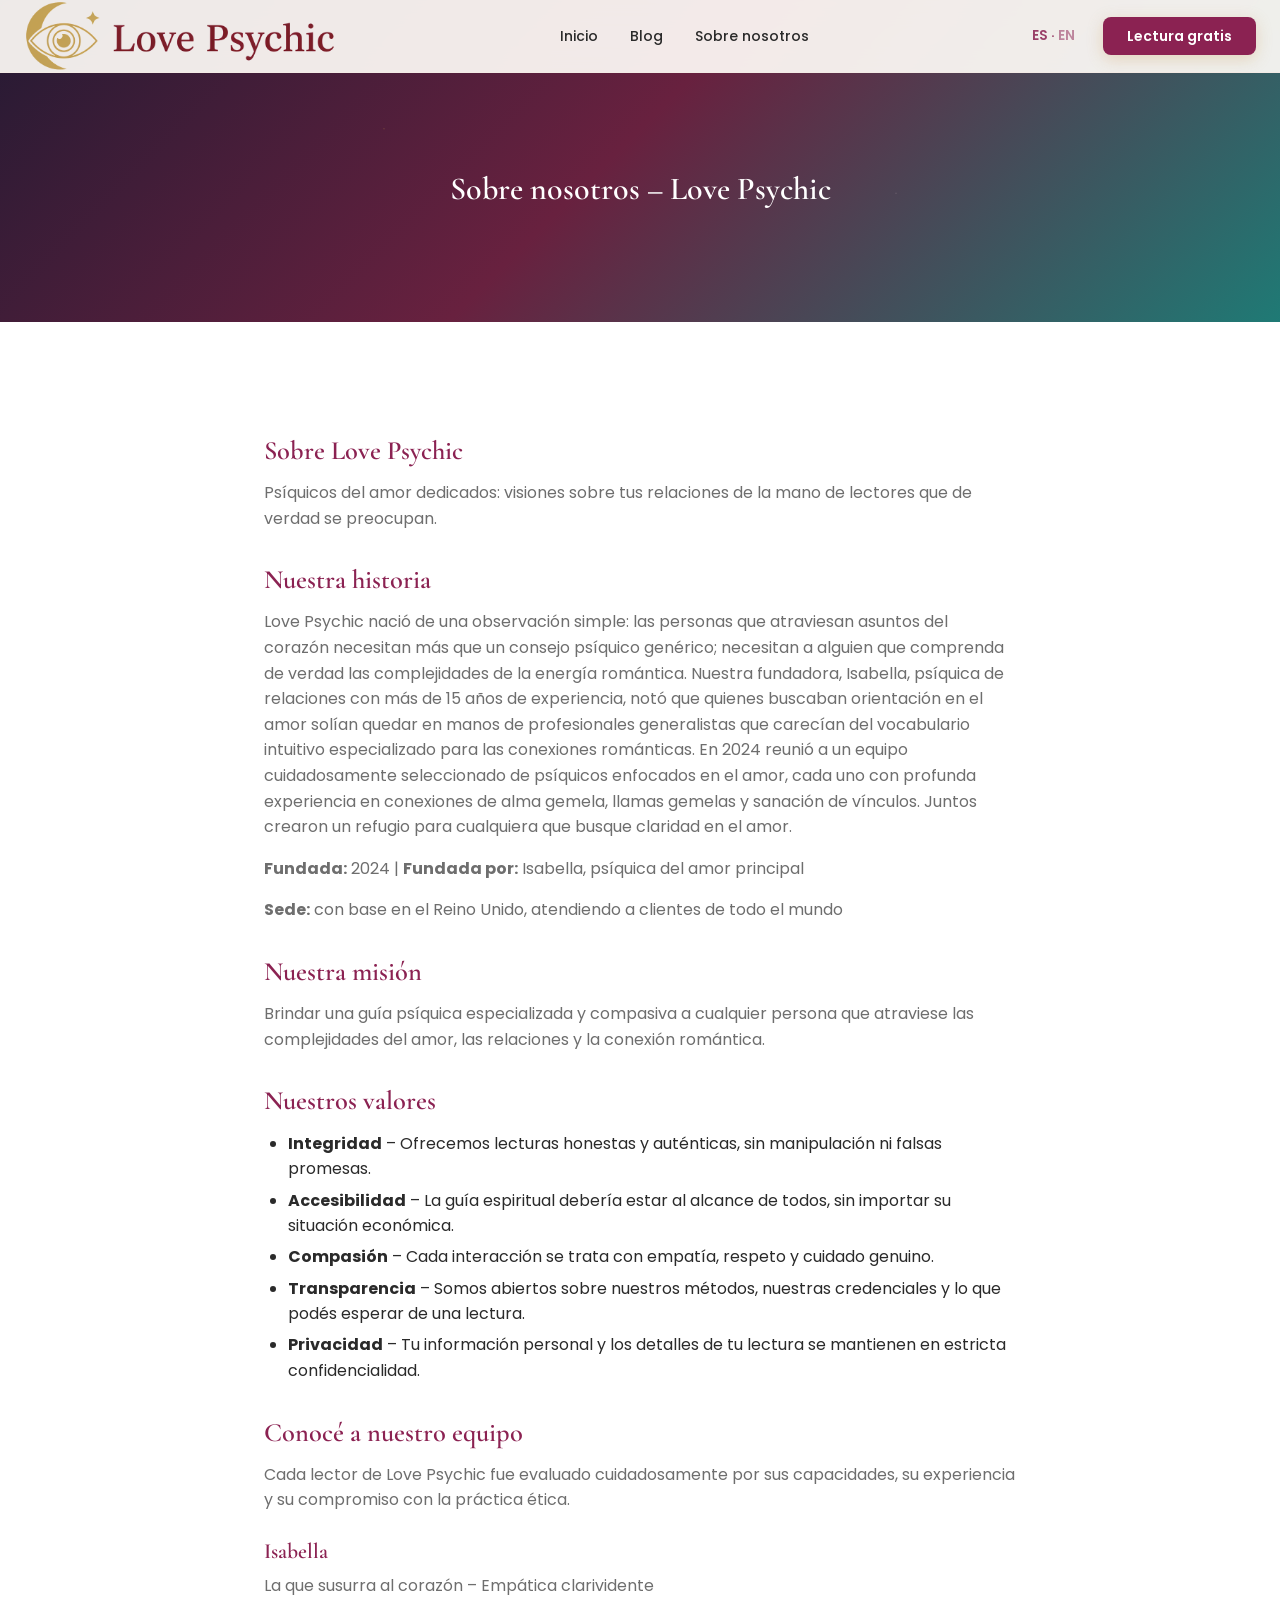
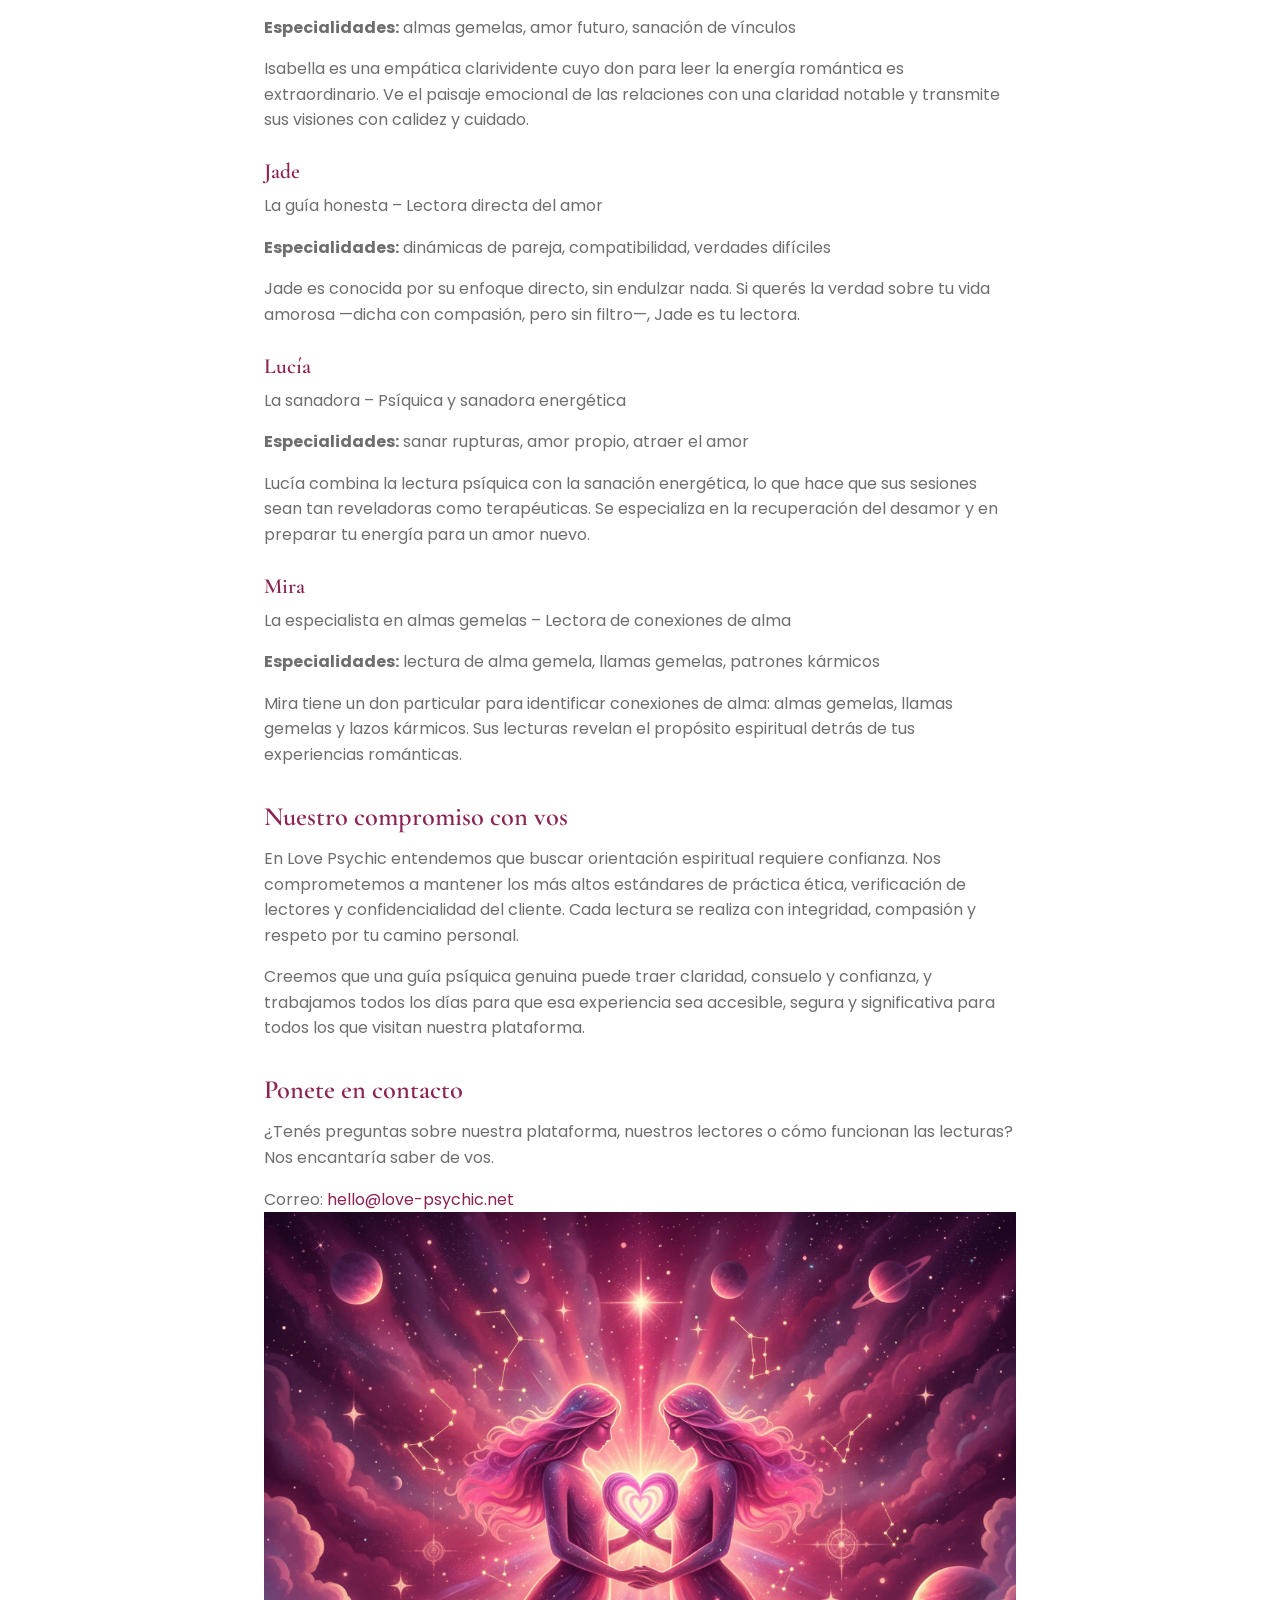
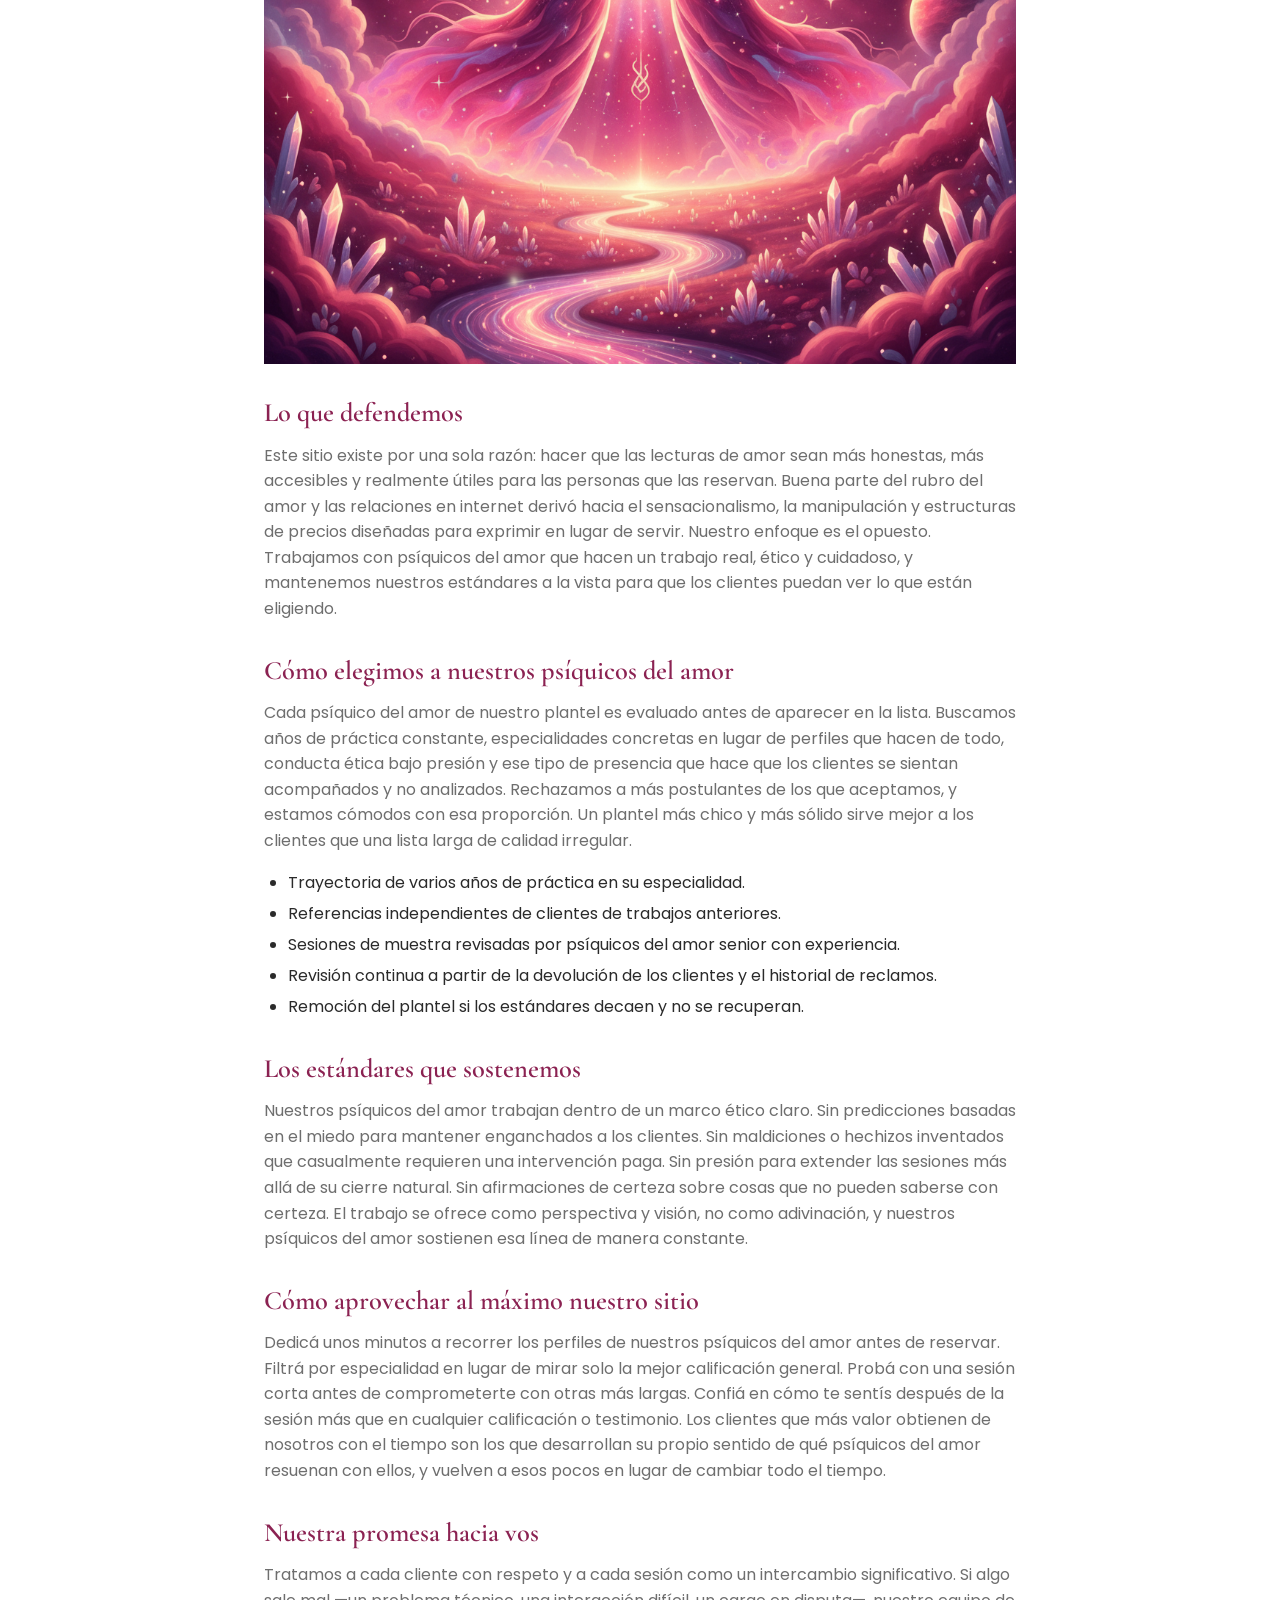
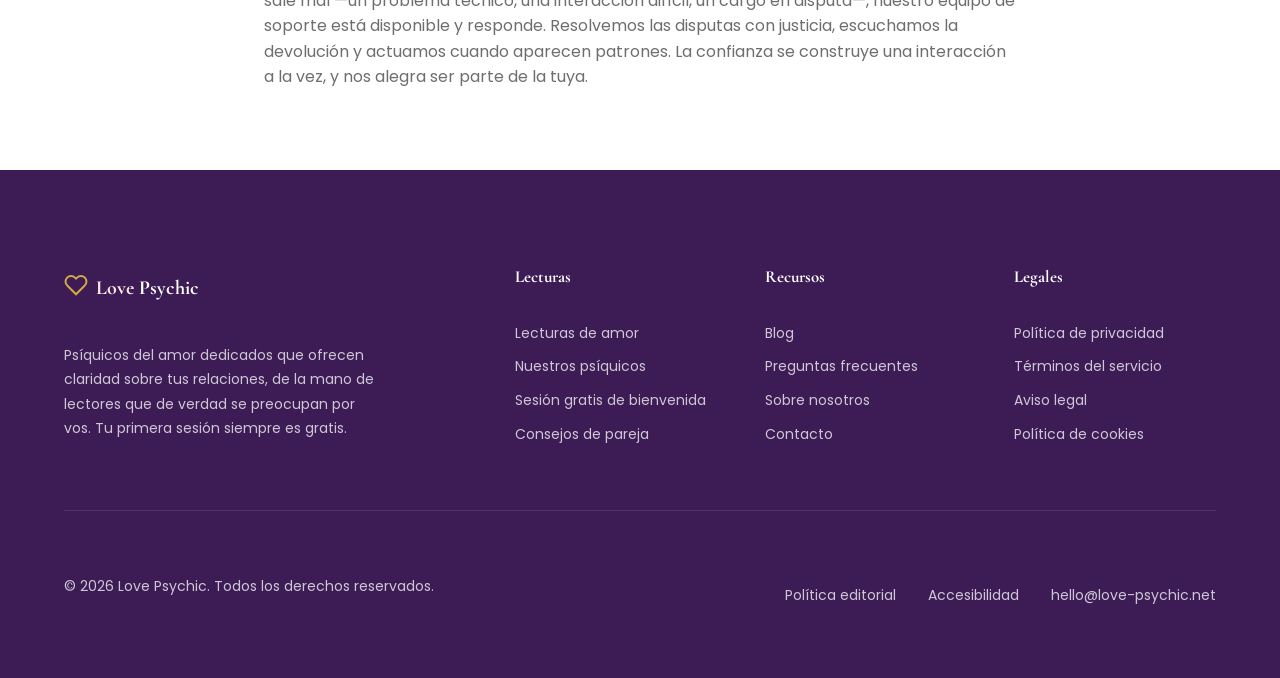
<file: about-us/index.html>
<!DOCTYPE html>

<html lang="es">
<head>
<meta charset="utf-8"/>
<meta content="width=device-width, initial-scale=1.0" name="viewport"/>
<link href="https://fonts.googleapis.com" rel="preconnect"/>
<link crossorigin="" href="https://fonts.gstatic.com" rel="preconnect"/>
<title>Sobre Love Psychic · Nuestra misión y lectores del amor verificados</title>
<link href="//fonts.googleapis.com" rel="dns-prefetch"/>
<!-- BEGIN SEO meta (lp-theme) -->
<meta content="Meet the team behind Love Psychic: how we vet our love readers, why we offer a free first reading, and what makes an honest love psychic reading." name="description"/>
<meta content="index,follow,max-image-preview:large,max-snippet:-1,max-video-preview:-1" name="robots"/>
<meta content="en_US" property="og:locale">
<meta content="Love Psychic" property="og:site_name">
<meta content="website" property="og:type"/>
<meta content="About Love Psychic â Our Mission &amp; Vetted Love Readers" property="og:title"/>
<meta content="Meet the team behind Love Psychic: how we vet our love readers, why we offer a free first reading, and what makes an honest love psychic reading." property="og:description"/>
<meta content="https://love-psychic.net/about-us/" property="og:url"/>
<meta content="/wp-content/themes/lp-theme/assets/images/hero-love-that-psychic.webp" property="og:image"/>
<meta content="1200" property="og:image:width"/>
<meta content="630" property="og:image:height"/>
<meta content="summary_large_image" name="twitter:card"/>
<meta content="About Love Psychic â Our Mission &amp; Vetted Love Readers" name="twitter:title"/>
<meta content="Meet the team behind Love Psychic: how we vet our love readers, why we offer a free first reading, and what makes an honest love psychic reading." name="twitter:description"/>
<meta content="/wp-content/themes/lp-theme/assets/images/hero-love-that-psychic.webp" name="twitter:image"/>
<!-- END SEO meta (lp-theme) -->

<style id="wp-img-auto-sizes-contain-inline-css">


img:is([sizes=auto i],[sizes^="auto," i]){contain-intrinsic-size:3000px 1500px}


/*# sourceURL=wp-img-auto-sizes-contain-inline-css */


</style>
<style id="wp-block-library-inline-css">


:root{--wp-block-synced-color:#7a00df;--wp-block-synced-color--rgb:122,0,223;--wp-bound-block-color:var(--wp-block-synced-color);--wp-editor-canvas-background:#ddd;--wp-admin-theme-color:#007cba;--wp-admin-theme-color--rgb:0,124,186;--wp-admin-theme-color-darker-10:#006ba1;--wp-admin-theme-color-darker-10--rgb:0,107,160.5;--wp-admin-theme-color-darker-20:#005a87;--wp-admin-theme-color-darker-20--rgb:0,90,135;--wp-admin-border-width-focus:2px}@media (min-resolution:192dpi){:root{--wp-admin-border-width-focus:1.5px}}.wp-element-button{cursor:pointer}:root .has-very-light-gray-background-color{background-color:#eee}:root .has-very-dark-gray-background-color{background-color:#313131}:root .has-very-light-gray-color{color:#eee}:root .has-very-dark-gray-color{color:#313131}:root .has-vivid-green-cyan-to-vivid-cyan-blue-gradient-background{background:linear-gradient(135deg,#00d084,#0693e3)}:root .has-purple-crush-gradient-background{background:linear-gradient(135deg,#34e2e4,#4721fb 50%,#ab1dfe)}:root .has-hazy-dawn-gradient-background{background:linear-gradient(135deg,#faaca8,#dad0ec)}:root .has-subdued-olive-gradient-background{background:linear-gradient(135deg,#fafae1,#67a671)}:root .has-atomic-cream-gradient-background{background:linear-gradient(135deg,#fdd79a,#004a59)}:root .has-nightshade-gradient-background{background:linear-gradient(135deg,#330968,#31cdcf)}:root .has-midnight-gradient-background{background:linear-gradient(135deg,#020381,#2874fc)}:root{--wp--preset--font-size--normal:16px;--wp--preset--font-size--huge:42px}.has-regular-font-size{font-size:1em}.has-larger-font-size{font-size:2.625em}.has-normal-font-size{font-size:var(--wp--preset--font-size--normal)}.has-huge-font-size{font-size:var(--wp--preset--font-size--huge)}:root .has-text-align-center{text-align:center}:root .has-text-align-left{text-align:left}:root .has-text-align-right{text-align:right}.has-fit-text{white-space:nowrap!important}#end-resizable-editor-section{display:none}.aligncenter{clear:both}.items-justified-left{justify-content:flex-start}.items-justified-center{justify-content:center}.items-justified-right{justify-content:flex-end}.items-justified-space-between{justify-content:space-between}.screen-reader-text{word-wrap:normal!important;border:0;clip-path:inset(50%);height:1px;margin:-1px;overflow:hidden;padding:0;position:absolute;width:1px;word-break:normal!important}.screen-reader-text:focus{background-color:#ddd;clip-path:none;color:#444;display:block;font-size:1em;height:auto;left:5px;line-height:normal;padding:15px 23px 14px;text-decoration:none;top:5px;width:auto;z-index:100000}html :where(.has-border-color){border-style:solid}html :where([style^=border-color],[style*=";border-color"],[style*="; border-color"]){border-style:solid}html :where([style^=border-top-color],[style*=";border-top-color"],[style*="; border-top-color"]){border-top-style:solid}html :where([style^=border-right-color],[style*=";border-right-color"],[style*="; border-right-color"]){border-right-style:solid}html :where([style^=border-bottom-color],[style*=";border-bottom-color"],[style*="; border-bottom-color"]){border-bottom-style:solid}html :where([style^=border-left-color],[style*=";border-left-color"],[style*="; border-left-color"]){border-left-style:solid}html :where([style^=border-width],[style*=";border-width"],[style*="; border-width"]){border-style:solid}html :where([style^=border-top-width],[style*=";border-top-width"],[style*="; border-top-width"]){border-top-style:solid}html :where([style^=border-right-width],[style*=";border-right-width"],[style*="; border-right-width"]){border-right-style:solid}html :where([style^=border-bottom-width],[style*=";border-bottom-width"],[style*="; border-bottom-width"]){border-bottom-style:solid}html :where([style^=border-left-width],[style*=";border-left-width"],[style*="; border-left-width"]){border-left-style:solid}html :where(img[class*=wp-image-]){height:auto;max-width:100%}:where(figure){margin:0 0 1em}html :where(.is-position-sticky){--wp-admin--admin-bar--position-offset:var(--wp-admin--admin-bar--height,0px)}@media screen and (max-width:600px){html :where(.is-position-sticky){--wp-admin--admin-bar--position-offset:0px}}





/*# sourceURL=/wp-includes/css/dist/block-library/common.min.css */


</style>
<style id="wp-block-list-inline-css">


ol,ul{box-sizing:border-box}:root :where(.wp-block-list.has-background){padding:1.25em 2.375em}


/*# sourceURL=/wp-includes/blocks/list/style.min.css */


</style>
<style id="classic-theme-styles-inline-css">


/*! This file is auto-generated */


.wp-block-button__link{color:#fff;background-color:#32373c;border-radius:9999px;box-shadow:none;text-decoration:none;padding:calc(.667em + 2px) calc(1.333em + 2px);font-size:1.125em}.wp-block-file__button{background:#32373c;color:#fff;text-decoration:none}


/*# sourceURL=/wp-includes/css/classic-themes.min.css */


</style>
<style id="global-styles-inline-css">


:root{--wp--preset--aspect-ratio--square: 1;--wp--preset--aspect-ratio--4-3: 4/3;--wp--preset--aspect-ratio--3-4: 3/4;--wp--preset--aspect-ratio--3-2: 3/2;--wp--preset--aspect-ratio--2-3: 2/3;--wp--preset--aspect-ratio--16-9: 16/9;--wp--preset--aspect-ratio--9-16: 9/16;--wp--preset--color--black: #000000;--wp--preset--color--cyan-bluish-gray: #abb8c3;--wp--preset--color--white: #ffffff;--wp--preset--color--pale-pink: #f78da7;--wp--preset--color--vivid-red: #cf2e2e;--wp--preset--color--luminous-vivid-orange: #ff6900;--wp--preset--color--luminous-vivid-amber: #fcb900;--wp--preset--color--light-green-cyan: #7bdcb5;--wp--preset--color--vivid-green-cyan: #00d084;--wp--preset--color--pale-cyan-blue: #8ed1fc;--wp--preset--color--vivid-cyan-blue: #0693e3;--wp--preset--color--vivid-purple: #9b51e0;--wp--preset--gradient--vivid-cyan-blue-to-vivid-purple: linear-gradient(135deg,rgb(6,147,227) 0%,rgb(155,81,224) 100%);--wp--preset--gradient--light-green-cyan-to-vivid-green-cyan: linear-gradient(135deg,rgb(122,220,180) 0%,rgb(0,208,130) 100%);--wp--preset--gradient--luminous-vivid-amber-to-luminous-vivid-orange: linear-gradient(135deg,rgb(252,185,0) 0%,rgb(255,105,0) 100%);--wp--preset--gradient--luminous-vivid-orange-to-vivid-red: linear-gradient(135deg,rgb(255,105,0) 0%,rgb(207,46,46) 100%);--wp--preset--gradient--very-light-gray-to-cyan-bluish-gray: linear-gradient(135deg,rgb(238,238,238) 0%,rgb(169,184,195) 100%);--wp--preset--gradient--cool-to-warm-spectrum: linear-gradient(135deg,rgb(74,234,220) 0%,rgb(151,120,209) 20%,rgb(207,42,186) 40%,rgb(238,44,130) 60%,rgb(251,105,98) 80%,rgb(254,248,76) 100%);--wp--preset--gradient--blush-light-purple: linear-gradient(135deg,rgb(255,206,236) 0%,rgb(152,150,240) 100%);--wp--preset--gradient--blush-bordeaux: linear-gradient(135deg,rgb(254,205,165) 0%,rgb(254,45,45) 50%,rgb(107,0,62) 100%);--wp--preset--gradient--luminous-dusk: linear-gradient(135deg,rgb(255,203,112) 0%,rgb(199,81,192) 50%,rgb(65,88,208) 100%);--wp--preset--gradient--pale-ocean: linear-gradient(135deg,rgb(255,245,203) 0%,rgb(182,227,212) 50%,rgb(51,167,181) 100%);--wp--preset--gradient--electric-grass: linear-gradient(135deg,rgb(202,248,128) 0%,rgb(113,206,126) 100%);--wp--preset--gradient--midnight: linear-gradient(135deg,rgb(2,3,129) 0%,rgb(40,116,252) 100%);--wp--preset--font-size--small: 13px;--wp--preset--font-size--medium: 20px;--wp--preset--font-size--large: 36px;--wp--preset--font-size--x-large: 42px;--wp--preset--spacing--20: 0.44rem;--wp--preset--spacing--30: 0.67rem;--wp--preset--spacing--40: 1rem;--wp--preset--spacing--50: 1.5rem;--wp--preset--spacing--60: 2.25rem;--wp--preset--spacing--70: 3.38rem;--wp--preset--spacing--80: 5.06rem;--wp--preset--shadow--natural: 6px 6px 9px rgba(0, 0, 0, 0.2);--wp--preset--shadow--deep: 12px 12px 50px rgba(0, 0, 0, 0.4);--wp--preset--shadow--sharp: 6px 6px 0px rgba(0, 0, 0, 0.2);--wp--preset--shadow--outlined: 6px 6px 0px -3px rgb(255, 255, 255), 6px 6px rgb(0, 0, 0);--wp--preset--shadow--crisp: 6px 6px 0px rgb(0, 0, 0);}.wp-block-button{--wp--preset--dimension--25: 25%;--wp--preset--dimension--50: 50%;--wp--preset--dimension--75: 75%;--wp--preset--dimension--100: 100%;}:where(body) { margin: 0; }:where(.is-layout-flex){gap: 0.5em;}:where(.is-layout-grid){gap: 0.5em;}body .is-layout-flex{display: flex;}.is-layout-flex{flex-wrap: wrap;align-items: center;}.is-layout-flex > :is(*, div){margin: 0;}body .is-layout-grid{display: grid;}.is-layout-grid > :is(*, div){margin: 0;}body{padding-top: 0px;padding-right: 0px;padding-bottom: 0px;padding-left: 0px;}:root :where(.wp-element-button, .wp-block-button__link){background-color: #32373c;border-width: 0;color: #fff;font-family: inherit;font-size: inherit;font-style: inherit;font-weight: inherit;letter-spacing: inherit;line-height: inherit;padding-top: calc(0.667em + 2px);padding-right: calc(1.333em + 2px);padding-bottom: calc(0.667em + 2px);padding-left: calc(1.333em + 2px);text-decoration: none;text-transform: inherit;}.has-black-color{color: var(--wp--preset--color--black) !important;}.has-cyan-bluish-gray-color{color: var(--wp--preset--color--cyan-bluish-gray) !important;}.has-white-color{color: var(--wp--preset--color--white) !important;}.has-pale-pink-color{color: var(--wp--preset--color--pale-pink) !important;}.has-vivid-red-color{color: var(--wp--preset--color--vivid-red) !important;}.has-luminous-vivid-orange-color{color: var(--wp--preset--color--luminous-vivid-orange) !important;}.has-luminous-vivid-amber-color{color: var(--wp--preset--color--luminous-vivid-amber) !important;}.has-light-green-cyan-color{color: var(--wp--preset--color--light-green-cyan) !important;}.has-vivid-green-cyan-color{color: var(--wp--preset--color--vivid-green-cyan) !important;}.has-pale-cyan-blue-color{color: var(--wp--preset--color--pale-cyan-blue) !important;}.has-vivid-cyan-blue-color{color: var(--wp--preset--color--vivid-cyan-blue) !important;}.has-vivid-purple-color{color: var(--wp--preset--color--vivid-purple) !important;}.has-black-background-color{background-color: var(--wp--preset--color--black) !important;}.has-cyan-bluish-gray-background-color{background-color: var(--wp--preset--color--cyan-bluish-gray) !important;}.has-white-background-color{background-color: var(--wp--preset--color--white) !important;}.has-pale-pink-background-color{background-color: var(--wp--preset--color--pale-pink) !important;}.has-vivid-red-background-color{background-color: var(--wp--preset--color--vivid-red) !important;}.has-luminous-vivid-orange-background-color{background-color: var(--wp--preset--color--luminous-vivid-orange) !important;}.has-luminous-vivid-amber-background-color{background-color: var(--wp--preset--color--luminous-vivid-amber) !important;}.has-light-green-cyan-background-color{background-color: var(--wp--preset--color--light-green-cyan) !important;}.has-vivid-green-cyan-background-color{background-color: var(--wp--preset--color--vivid-green-cyan) !important;}.has-pale-cyan-blue-background-color{background-color: var(--wp--preset--color--pale-cyan-blue) !important;}.has-vivid-cyan-blue-background-color{background-color: var(--wp--preset--color--vivid-cyan-blue) !important;}.has-vivid-purple-background-color{background-color: var(--wp--preset--color--vivid-purple) !important;}.has-black-border-color{border-color: var(--wp--preset--color--black) !important;}.has-cyan-bluish-gray-border-color{border-color: var(--wp--preset--color--cyan-bluish-gray) !important;}.has-white-border-color{border-color: var(--wp--preset--color--white) !important;}.has-pale-pink-border-color{border-color: var(--wp--preset--color--pale-pink) !important;}.has-vivid-red-border-color{border-color: var(--wp--preset--color--vivid-red) !important;}.has-luminous-vivid-orange-border-color{border-color: var(--wp--preset--color--luminous-vivid-orange) !important;}.has-luminous-vivid-amber-border-color{border-color: var(--wp--preset--color--luminous-vivid-amber) !important;}.has-light-green-cyan-border-color{border-color: var(--wp--preset--color--light-green-cyan) !important;}.has-vivid-green-cyan-border-color{border-color: var(--wp--preset--color--vivid-green-cyan) !important;}.has-pale-cyan-blue-border-color{border-color: var(--wp--preset--color--pale-cyan-blue) !important;}.has-vivid-cyan-blue-border-color{border-color: var(--wp--preset--color--vivid-cyan-blue) !important;}.has-vivid-purple-border-color{border-color: var(--wp--preset--color--vivid-purple) !important;}.has-vivid-cyan-blue-to-vivid-purple-gradient-background{background: var(--wp--preset--gradient--vivid-cyan-blue-to-vivid-purple) !important;}.has-light-green-cyan-to-vivid-green-cyan-gradient-background{background: var(--wp--preset--gradient--light-green-cyan-to-vivid-green-cyan) !important;}.has-luminous-vivid-amber-to-luminous-vivid-orange-gradient-background{background: var(--wp--preset--gradient--luminous-vivid-amber-to-luminous-vivid-orange) !important;}.has-luminous-vivid-orange-to-vivid-red-gradient-background{background: var(--wp--preset--gradient--luminous-vivid-orange-to-vivid-red) !important;}.has-very-light-gray-to-cyan-bluish-gray-gradient-background{background: var(--wp--preset--gradient--very-light-gray-to-cyan-bluish-gray) !important;}.has-cool-to-warm-spectrum-gradient-background{background: var(--wp--preset--gradient--cool-to-warm-spectrum) !important;}.has-blush-light-purple-gradient-background{background: var(--wp--preset--gradient--blush-light-purple) !important;}.has-blush-bordeaux-gradient-background{background: var(--wp--preset--gradient--blush-bordeaux) !important;}.has-luminous-dusk-gradient-background{background: var(--wp--preset--gradient--luminous-dusk) !important;}.has-pale-ocean-gradient-background{background: var(--wp--preset--gradient--pale-ocean) !important;}.has-electric-grass-gradient-background{background: var(--wp--preset--gradient--electric-grass) !important;}.has-midnight-gradient-background{background: var(--wp--preset--gradient--midnight) !important;}.has-small-font-size{font-size: var(--wp--preset--font-size--small) !important;}.has-medium-font-size{font-size: var(--wp--preset--font-size--medium) !important;}.has-large-font-size{font-size: var(--wp--preset--font-size--large) !important;}.has-x-large-font-size{font-size: var(--wp--preset--font-size--x-large) !important;}


/*# sourceURL=global-styles-inline-css */


</style>
<link as="style" href="https://fonts.googleapis.com/css2?family=Cormorant+Garamond:ital,wght@0,400;0,600;0,700;1,400;1,700&amp;family=Poppins:wght@300;400;500;600;700&amp;display=swap" rel="preload"/>
<link href="https://fonts.googleapis.com/css2?family=Cormorant+Garamond:ital,wght@0,400;0,600;0,700;1,400;1,700&amp;family=Poppins:wght@300;400;500;600;700&amp;display=swap" id="lp-google-fonts-css" media="print" onload="this.media='all'" rel="stylesheet">
<noscript><link href="https://fonts.googleapis.com/css2?family=Cormorant+Garamond:ital,wght@0,400;0,600;0,700;1,400;1,700&amp;family=Poppins:wght@300;400;500;600;700&amp;display=swap" rel="stylesheet"/></noscript>
<link href="/wp-content/themes/lp-theme/assets/css/tokens.css?ver=2.3.3" id="lp-tokens-css" media="all" rel="stylesheet"/>
<link href="/wp-content/themes/lp-theme/assets/css/components.css?ver=2.3.3" id="lp-components-css" media="all" rel="stylesheet"/>
<link href="/wp-content/themes/lp-theme/assets/css/layouts.css?ver=2.3.3" id="lp-layouts-css" media="all" rel="stylesheet"/>
<link href="/wp-content/themes/lp-theme/style.css?ver=2.3.3" id="lp-style-css" media="all" rel="stylesheet"/>
<link rel="canonical" href="https://es.love-psychic.net/about-us/" />
<link href="/wp-content/uploads/2026/03/site_3_favicon-150x150.png" rel="icon" sizes="32x32"/>
<link href="/wp-content/uploads/2026/03/site_3_favicon-300x300.png" rel="icon" sizes="192x192"/>
<link href="/wp-content/uploads/2026/03/site_3_favicon-300x300.png" rel="apple-touch-icon"/>
<meta content="/wp-content/uploads/2026/03/site_3_favicon-300x300.png" name="msapplication-TileImage"/>
<style id="wp-custom-css">


:root {


  --color-primary: #8B2252;


  --color-secondary: #3D1C56;


  --color-accent: #D4A843;


  --color-bg: #FFFFFF;


  --color-bg-alt: #F8F5FA;


  --color-text: #2A2A2A;


  --color-text-light: #6E6E6E;


  --color-border: #E5E0E9;


  --color-success: #4CAF50;


  --color-danger: #DC3545;


  --font-heading: 'Cormorant Garamond', serif;


  --font-body: 'Poppins', sans-serif;


  --radius-sm: 4px;


  --radius-md: 8px;


  --radius-lg: 16px;


  --shadow-sm: 0 1px 3px rgba(61,28,86,0.1);


  --shadow-md: 0 4px 12px rgba(61,28,86,0.15);


  --shadow-lg: 0 8px 32px rgba(61,28,86,0.18);


  --spacing-xs: 4px;


  --spacing-sm: 8px;


  --spacing-md: 16px;


  --spacing-lg: 32px;


  --spacing-xl: 64px;


  --transition: 0.2s ease;


}





body{font-family:var(--font-body);color:var(--color-text);line-height:1.6;background:var(--color-bg)}h1,h2,h3,h4,h5,h6{font-family:var(--font-heading);color:var(--color-primary);font-weight:600;line-height:1.3}.btn{background:var(--color-primary);color:white;padding:12px 24px;border-radius:var(--radius-md);border:none;transition:var(--transition)}.btn:hover{background:#a02860}.card{background:white;border-radius:var(--radius-md);padding:var(--spacing-lg);box-shadow:var(--shadow-sm)}.hero{background:linear-gradient(135deg,var(--color-primary),var(--color-secondary));color:white;padding:var(--spacing-xl) 0}


/* --- Heading size normalization --- */


h1, .wp-block-heading.has-xx-large-font-size {


  font-size: clamp(1.6rem, 3vw, 2rem) !important;


}


h2, .wp-block-heading.has-x-large-font-size {


  font-size: clamp(1.35rem, 2.5vw, 1.65rem) !important;


}


h3, .wp-block-heading.has-large-font-size {


  font-size: clamp(1.15rem, 2vw, 1.35rem) !important;


}


h4 {


  font-size: 1.05rem !important;


}





/* === Nav Menu Spacing Fix === */


.main-nav__list {


    gap: var(--spacing-sm) !important;


}





</style>
<!-- i18n hreflang (WP-Net-Control) -->
<link data-nebula-quiz="style" href="/nebula-quiz/quiz.css?v=f5fbce4d1435" rel="stylesheet"/>
<script data-nebula-quiz="script" defer="" src="/nebula-quiz/quiz.js?v=f5fbce4d1435"></script>
</link></meta></meta>
<!-- i18n hreflang es_subdomain -->
<link rel="alternate" hreflang="en" href="https://love-psychic.net/about-us/" />
<link rel="alternate" hreflang="es" href="https://es.love-psychic.net/about-us/" />
<link rel="alternate" hreflang="x-default" href="https://love-psychic.net/about-us/" />
<link rel="stylesheet" href="/wp-content/themes/lp-theme/assets/css/localized-responsive.css?ver=2.3.5" />
</head>
<body class="wp-singular page-template-default page page-id-37 wp-custom-logo wp-theme-lp-theme">
<header class="site-header" id="site-header">

    <div class="site-header__inner">

        <a href="/" class="site-logo"><img src="/wp-content/uploads/2026/04/site-logo-v3-1776869568.png" alt="Love Psychic" class="custom-logo" style="max-height:72px;width:auto;"></a>



        <nav class="main-nav" id="main-nav" aria-label="Navegación principal">

            <ul class="main-nav__list"><li class="menu-item menu-item-type-post_type menu-item-object-page menu-item-home current-menu-item page_item current_page_item"><a href="/" aria-current="page">Inicio</a></li>
<li class="menu-item menu-item-type-post_type menu-item-object-page"><a href="https://love-psychic.net/blog/">Blog</a></li>
<li class="menu-item menu-item-type-post_type menu-item-object-page"><a href="/about-us/">Sobre nosotros</a></li>
</ul>        </nav>



        <div class="header-cta">

            <a class="lang-switch" href="https://love-psychic.net/about-us/" hreflang="en" title="Read this page in English" style="margin-right:.75rem;font-size:.85rem;font-weight:600;text-decoration:none;opacity:.85;">ES&nbsp;·&nbsp;<span style="opacity:.6;">EN</span></a>

            <a href="/free-intro-session/" class="btn btn--primary btn--sm">Lectura gratis</a>

            <button class="menu-toggle" id="menu-toggle" aria-controls="main-nav" aria-expanded="false" aria-label="Abrir menú">

                <span class="menu-toggle__open"><svg width="24" height="24" viewBox="0 0 24 24" fill="none" stroke="currentColor" stroke-width="2"><line x1="3" y1="12" x2="21" y2="12"/><line x1="3" y1="6" x2="21" y2="6"/><line x1="3" y1="18" x2="21" y2="18"/></svg></span>

                <span class="menu-toggle__close" style="display:none;"><svg width="24" height="24" viewBox="0 0 24 24" fill="none" stroke="currentColor" stroke-width="2"><line x1="18" y1="6" x2="6" y2="18"/><line x1="6" y1="6" x2="18" y2="18"/></svg></span>

            </button>

        </div>

    </div>

</header>
<main id="main-content">


<div class="page-header">
    <div class="page-header__particles"></div>
    <div class="page-header__content container">
        <h1 class="page-header__title">Sobre nosotros &#8211; Love Psychic</h1>
    </div>
</div>

<section class="section">
    <div class="container container--narrow">
                    <div class="content-prose">
                <section class="about-hero">
  <h2>Sobre Love Psychic</h2>
  <p class="about-tagline">Psíquicos del amor dedicados: visiones sobre tus relaciones de la mano de lectores que de verdad se preocupan.</p>
</section>

<section class="our-story">
  <h2>Nuestra historia</h2>
  <p>Love Psychic nació de una observación simple: las personas que atraviesan asuntos del corazón necesitan más que un consejo psíquico genérico; necesitan a alguien que comprenda de verdad las complejidades de la energía romántica. Nuestra fundadora, Isabella, psíquica de relaciones con más de 15 años de experiencia, notó que quienes buscaban orientación en el amor solían quedar en manos de profesionales generalistas que carecían del vocabulario intuitivo especializado para las conexiones románticas. En 2024 reunió a un equipo cuidadosamente seleccionado de psíquicos enfocados en el amor, cada uno con profunda experiencia en conexiones de alma gemela, llamas gemelas y sanación de vínculos. Juntos crearon un refugio para cualquiera que busque claridad en el amor.</p>
  <p><strong>Fundada:</strong> 2024 | <strong>Fundada por:</strong> Isabella, psíquica del amor principal</p>
  <p><strong>Sede:</strong> con base en el Reino Unido, atendiendo a clientes de todo el mundo</p>
</section>

<section class="our-mission">
  <h2>Nuestra misión</h2>
  <p>Brindar una guía psíquica especializada y compasiva a cualquier persona que atraviese las complejidades del amor, las relaciones y la conexión romántica.</p>
</section>

<section class="our-values">
  <h2>Nuestros valores</h2>
  <ul>
    <li><strong>Integridad</strong> &#8211; Ofrecemos lecturas honestas y auténticas, sin manipulación ni falsas promesas.</li>
    <li><strong>Accesibilidad</strong> &#8211; La guía espiritual debería estar al alcance de todos, sin importar su situación económica.</li>
    <li><strong>Compasión</strong> &#8211; Cada interacción se trata con empatía, respeto y cuidado genuino.</li>
    <li><strong>Transparencia</strong> &#8211; Somos abiertos sobre nuestros métodos, nuestras credenciales y lo que podés esperar de una lectura.</li>
    <li><strong>Privacidad</strong> &#8211; Tu información personal y los detalles de tu lectura se mantienen en estricta confidencialidad.</li>
  </ul>
</section>

<section class="our-team">
  <h2>Conocé a nuestro equipo</h2>
  <p>Cada lector de Love Psychic fue evaluado cuidadosamente por sus capacidades, su experiencia y su compromiso con la práctica ética.</p>
  <div class="team-grid">
    <div class="team-card">
      <h3>Isabella</h3>
      <p class="team-role">La que susurra al corazón &#8211; Empática clarividente</p>
      <p class="team-expertise"><strong>Especialidades:</strong> almas gemelas, amor futuro, sanación de vínculos</p>
      <p class="team-bio">Isabella es una empática clarividente cuyo don para leer la energía romántica es extraordinario. Ve el paisaje emocional de las relaciones con una claridad notable y transmite sus visiones con calidez y cuidado.</p>
    </div><div class="team-card">
      <h3>Jade</h3>
      <p class="team-role">La guía honesta &#8211; Lectora directa del amor</p>
      <p class="team-expertise"><strong>Especialidades:</strong> dinámicas de pareja, compatibilidad, verdades difíciles</p>
      <p class="team-bio">Jade es conocida por su enfoque directo, sin endulzar nada. Si querés la verdad sobre tu vida amorosa —dicha con compasión, pero sin filtro—, Jade es tu lectora.</p>
    </div><div class="team-card">
      <h3>Lucía</h3>
      <p class="team-role">La sanadora &#8211; Psíquica y sanadora energética</p>
      <p class="team-expertise"><strong>Especialidades:</strong> sanar rupturas, amor propio, atraer el amor</p>
      <p class="team-bio">Lucía combina la lectura psíquica con la sanación energética, lo que hace que sus sesiones sean tan reveladoras como terapéuticas. Se especializa en la recuperación del desamor y en preparar tu energía para un amor nuevo.</p>
    </div><div class="team-card">
      <h3>Mira</h3>
      <p class="team-role">La especialista en almas gemelas &#8211; Lectora de conexiones de alma</p>
      <p class="team-expertise"><strong>Especialidades:</strong> lectura de alma gemela, llamas gemelas, patrones kármicos</p>
      <p class="team-bio">Mira tiene un don particular para identificar conexiones de alma: almas gemelas, llamas gemelas y lazos kármicos. Sus lecturas revelan el propósito espiritual detrás de tus experiencias románticas.</p>
    </div>
  </div>
</section>

<section class="commitment">
  <h2>Nuestro compromiso con vos</h2>
  <p>En Love Psychic entendemos que buscar orientación espiritual requiere confianza. Nos comprometemos a mantener los más altos estándares de práctica ética, verificación de lectores y confidencialidad del cliente. Cada lectura se realiza con integridad, compasión y respeto por tu camino personal.</p>
  <p>Creemos que una guía psíquica genuina puede traer claridad, consuelo y confianza, y trabajamos todos los días para que esa experiencia sea accesible, segura y significativa para todos los que visitan nuestra plataforma.</p>
</section>

<section class="contact-cta">
  <h2>Ponete en contacto</h2>
  <p>¿Tenés preguntas sobre nuestra plataforma, nuestros lectores o cómo funcionan las lecturas? Nos encantaría saber de vos.</p>
  <p>Correo: <a href="mailto:hello@love-psychic.net">hello@love-psychic.net</a></p>
</section>

<figure class="wp-block-image size-large"><img decoding="async" width="1024" height="576" src="/wp-content/uploads/2026/04/inline_about.png" alt="Sobre nosotros - Love Psychic" class="wp-image-97" loading="lazy" /></figure>

<h2>Lo que defendemos</h2>
<p>Este sitio existe por una sola razón: hacer que las lecturas de amor sean más honestas, más accesibles y realmente útiles para las personas que las reservan. Buena parte del rubro del amor y las relaciones en internet derivó hacia el sensacionalismo, la manipulación y estructuras de precios diseñadas para exprimir en lugar de servir. Nuestro enfoque es el opuesto. Trabajamos con psíquicos del amor que hacen un trabajo real, ético y cuidadoso, y mantenemos nuestros estándares a la vista para que los clientes puedan ver lo que están eligiendo.</p>
<h2>Cómo elegimos a nuestros psíquicos del amor</h2>
<p>Cada psíquico del amor de nuestro plantel es evaluado antes de aparecer en la lista. Buscamos años de práctica constante, especialidades concretas en lugar de perfiles que hacen de todo, conducta ética bajo presión y ese tipo de presencia que hace que los clientes se sientan acompañados y no analizados. Rechazamos a más postulantes de los que aceptamos, y estamos cómodos con esa proporción. Un plantel más chico y más sólido sirve mejor a los clientes que una lista larga de calidad irregular.</p>

<ul class="wp-block-list"><li>Trayectoria de varios años de práctica en su especialidad.</li><li>Referencias independientes de clientes de trabajos anteriores.</li><li>Sesiones de muestra revisadas por psíquicos del amor senior con experiencia.</li><li>Revisión continua a partir de la devolución de los clientes y el historial de reclamos.</li><li>Remoción del plantel si los estándares decaen y no se recuperan.</li></ul>

<h2>Los estándares que sostenemos</h2>
<p>Nuestros psíquicos del amor trabajan dentro de un marco ético claro. Sin predicciones basadas en el miedo para mantener enganchados a los clientes. Sin maldiciones o hechizos inventados que casualmente requieren una intervención paga. Sin presión para extender las sesiones más allá de su cierre natural. Sin afirmaciones de certeza sobre cosas que no pueden saberse con certeza. El trabajo se ofrece como perspectiva y visión, no como adivinación, y nuestros psíquicos del amor sostienen esa línea de manera constante.</p>
<h2>Cómo aprovechar al máximo nuestro sitio</h2>
<p>Dedicá unos minutos a recorrer los perfiles de nuestros psíquicos del amor antes de reservar. Filtrá por especialidad en lugar de mirar solo la mejor calificación general. Probá con una sesión corta antes de comprometerte con otras más largas. Confiá en cómo te sentís después de la sesión más que en cualquier calificación o testimonio. Los clientes que más valor obtienen de nosotros con el tiempo son los que desarrollan su propio sentido de qué psíquicos del amor resuenan con ellos, y vuelven a esos pocos en lugar de cambiar todo el tiempo.</p>
<h2>Nuestra promesa hacia vos</h2>
<p>Tratamos a cada cliente con respeto y a cada sesión como un intercambio significativo. Si algo sale mal —un problema técnico, una interacción difícil, un cargo en disputa—, nuestro equipo de soporte está disponible y responde. Resolvemos las disputas con justicia, escuchamos la devolución y actuamos cuando aparecen patrones. La confianza se construye una interacción a la vez, y nos alegra ser parte de la tuya.</p>
            </div>
                </div>
</section>

</main><!-- #main-content -->
<footer class="site-footer">

    <div class="container">

        <div class="footer-grid">

            <div class="footer__brand">

                <a href="/" class="site-logo" style="margin-bottom: var(--spacing-lg); display: inline-flex;">

                    <span class="site-logo__icon" style="color: var(--color-accent);"><svg width="24" height="24" viewBox="0 0 24 24" fill="none" stroke="currentColor" stroke-width="2"><path d="M20.84 4.61a5.5 5.5 0 0 0-7.78 0L12 5.67l-1.06-1.06a5.5 5.5 0 0 0-7.78 7.78l1.06 1.06L12 21.23l7.78-7.78 1.06-1.06a5.5 5.5 0 0 0 0-7.78z"/></svg></span>

                    <span class="site-logo__text" style="color: white;"><span style="color: var(--color-soft);">Love</span> Psychic</span>

                </a>

                <p class="footer__brand-text">Psíquicos del amor dedicados que ofrecen claridad sobre tus relaciones, de la mano de lectores que de verdad se preocupan por vos. Tu primera sesión siempre es gratis.</p>

            </div>



            <div>

                <h4 class="footer__heading">Lecturas</h4>

                <ul class="footer__links">

                    <li><a href="/love-readings/">Lecturas de amor</a></li>

                    <li><a href="/our-love-psychics/">Nuestros psíquicos</a></li>

                    <li><a href="/free-intro-session/">Sesión gratis de bienvenida</a></li>

                    <li><a href="https://love-psychic.net/relationship-advice/">Consejos de pareja</a></li>

                </ul>

            </div>



            <div>

                <h4 class="footer__heading">Recursos</h4>

                <ul class="footer__links">

                    <li><a href="https://love-psychic.net/blog/">Blog</a></li>

                    <li><a href="/faq/">Preguntas frecuentes</a></li>

                    <li><a href="/about-us/">Sobre nosotros</a></li>

                    <li><a href="/contact/">Contacto</a></li>

                </ul>

            </div>



            <div>

                <h4 class="footer__heading">Legales</h4>

                <ul class="footer__links">

                    <li><a href="/privacy-policy/">Política de privacidad</a></li>

                    <li><a href="/terms-of-service/">Términos del servicio</a></li>

                    <li><a href="/disclaimer/">Aviso legal</a></li>

                    <li><a href="/cookie-policy/">Política de cookies</a></li>

                </ul>

            </div>

        </div>



        <div class="footer-bottom">

            <p class="footer-bottom__copy">&copy; 2026 Love Psychic. Todos los derechos reservados.</p>

            <ul class="footer-bottom__links">

                <li><a href="https://love-psychic.net/editorial-policy/">Política editorial</a></li>

                <li><a href="https://love-psychic.net/accessibility/">Accesibilidad</a></li>

                <li><a href="mailto:hello@love-psychic.net">hello@love-psychic.net</a></li>

            </ul>

        </div>

    </div>

</footer>
<script type="speculationrules">


{"prefetch":[{"source":"document","where":{"and":[{"href_matches":"/*"},{"not":{"href_matches":["/wp-*.php","/wp-admin/*","/wp-content/uploads/*","/wp-content/*","/wp-content/plugins/*","/wp-content/themes/lp-theme/*","/*\\?(.+)"]}},{"not":{"selector_matches":"a[rel~=\"nofollow\"]"}},{"not":{"selector_matches":".no-prefetch, .no-prefetch a"}}]},"eagerness":"conservative"}]}


</script>
<script id="lp-navigation-js" src="/wp-content/themes/lp-theme/assets/js/navigation.js?ver=2.3.3"></script>
<script id="lp-main-js" src="/wp-content/themes/lp-theme/assets/js/main.js?ver=2.3.3"></script>
</body>
</html>
</file>
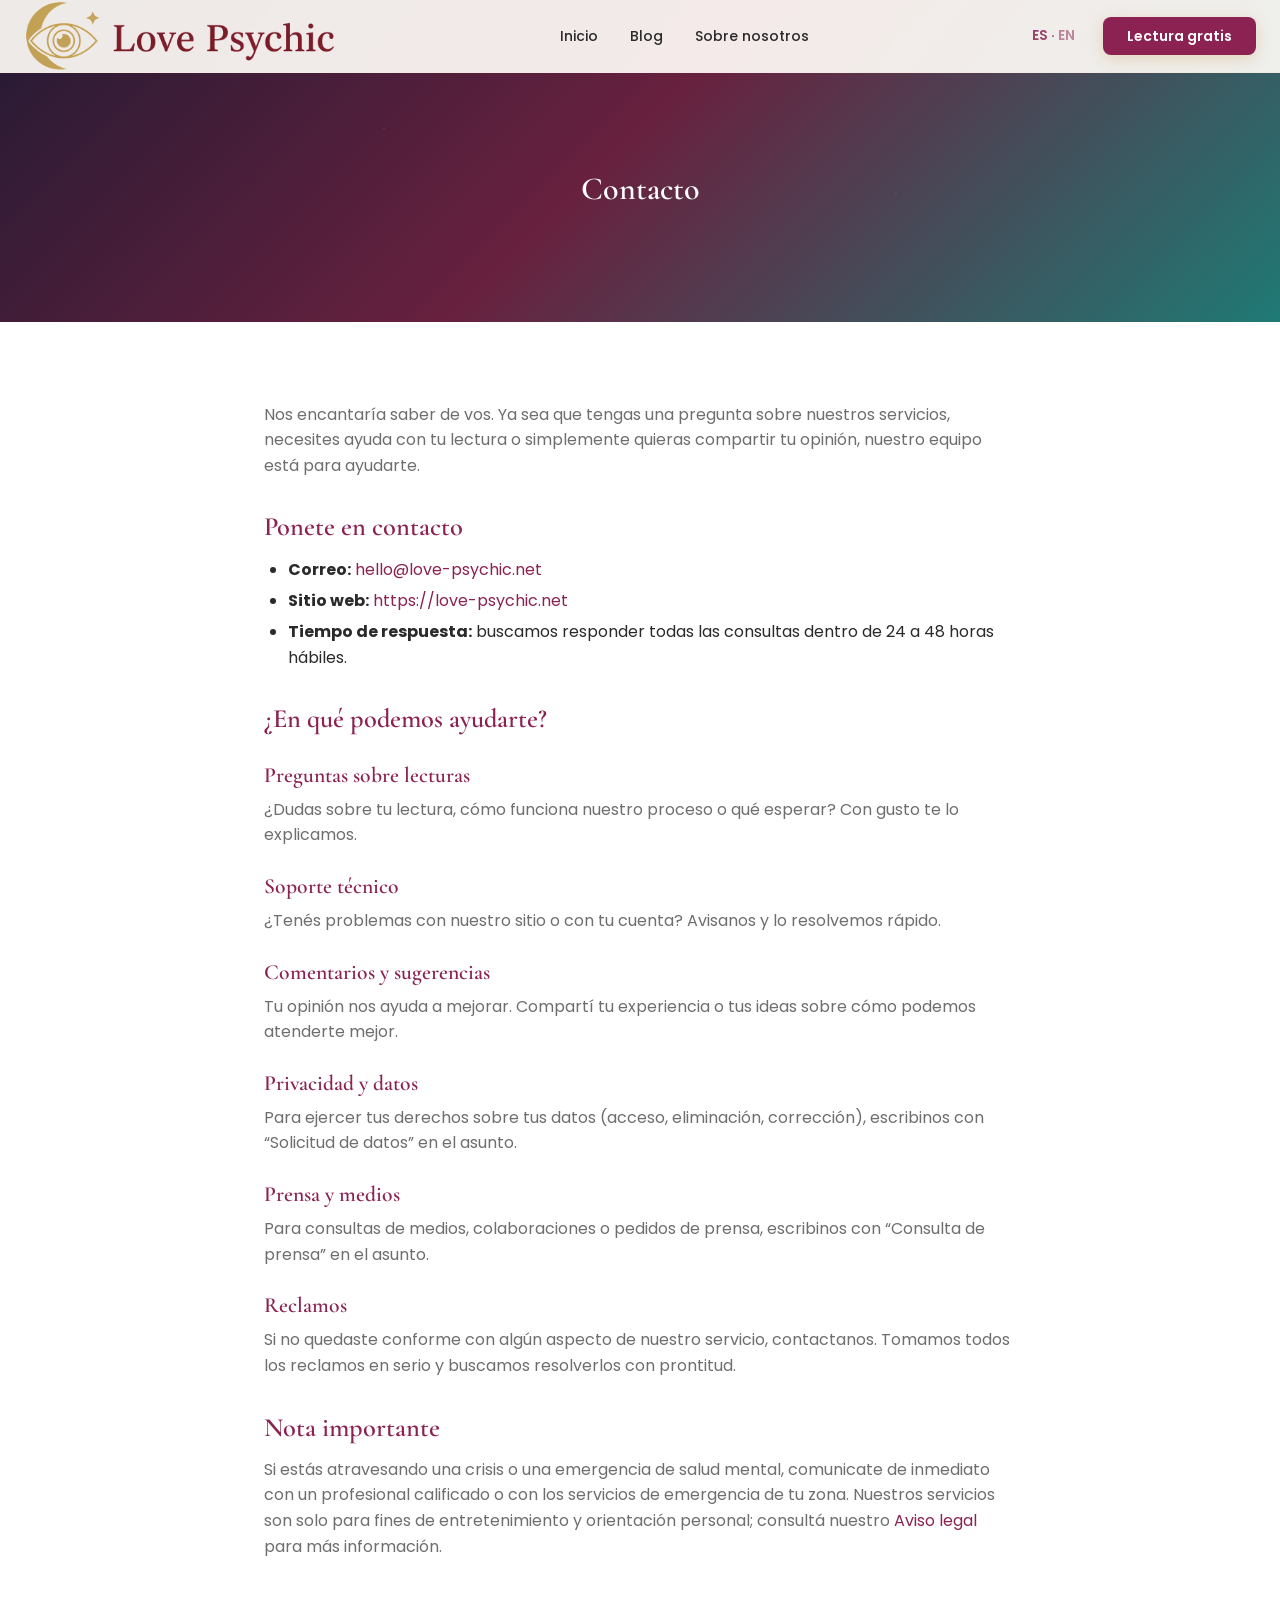
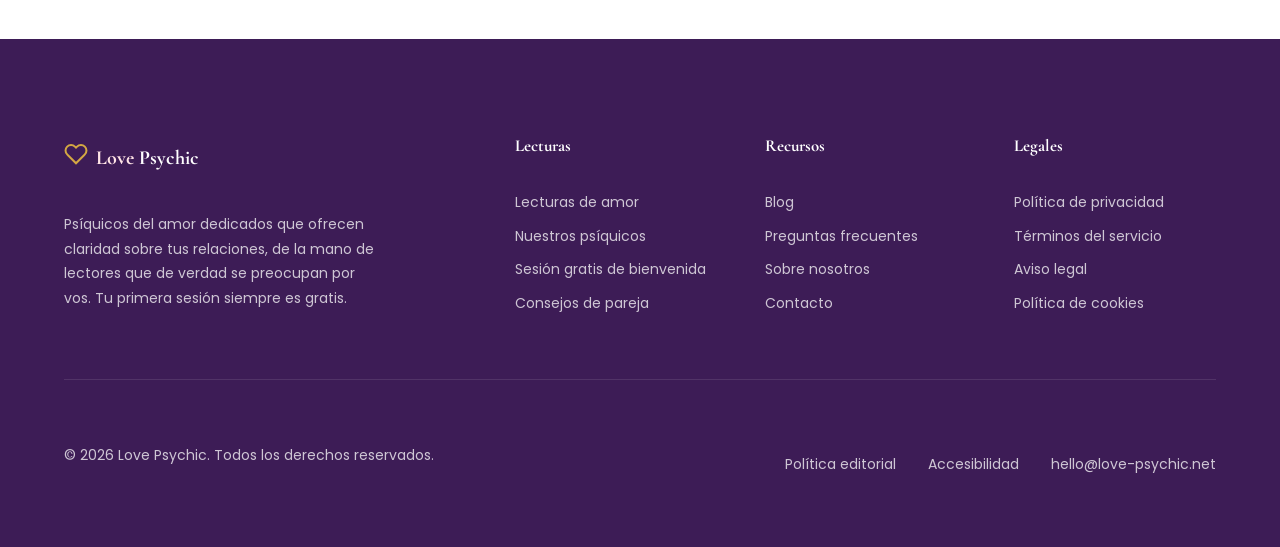
<file: contact/index.html>
<!DOCTYPE html>

<html lang="es">
<head>
<meta charset="utf-8"/>
<meta content="width=device-width, initial-scale=1.0" name="viewport"/>
<link href="https://fonts.googleapis.com" rel="preconnect"/>
<link crossorigin="" href="https://fonts.gstatic.com" rel="preconnect"/>
<title>Contacto de Love Psychic · Soporte, preguntas y consultas sobre lectores</title>
<link href="//fonts.googleapis.com" rel="dns-prefetch">
<!-- BEGIN SEO meta (lp-theme) -->
<meta content="Reach the Love Psychic team for support, billing questions or reader inquiries. Email-only support with 24-hour response time." name="description">
<meta content="index,follow,max-image-preview:large,max-snippet:-1,max-video-preview:-1" name="robots">
<meta content="en_US" property="og:locale"/>
<meta content="Love Psychic" property="og:site_name"/>
<meta content="website" property="og:type"/>
<meta content="Contact Love Psychic — Support, Questions &amp; Reader Inquiries" property="og:title"/>
<meta content="Reach the Love Psychic team for support, billing questions or reader inquiries. Email-only support with 24-hour response time." property="og:description"/>
<meta content="https://love-psychic.net/contact/" property="og:url"/>
<meta content="/wp-content/themes/lp-theme/assets/images/hero-love-that-psychic.webp" property="og:image"/>
<meta content="1200" property="og:image:width"/>
<meta content="630" property="og:image:height"/>
<meta content="summary_large_image" name="twitter:card"/>
<meta content="Contact Love Psychic — Support, Questions &amp; Reader Inquiries" name="twitter:title"/>
<meta content="Reach the Love Psychic team for support, billing questions or reader inquiries. Email-only support with 24-hour response time." name="twitter:description"/>
<meta content="/wp-content/themes/lp-theme/assets/images/hero-love-that-psychic.webp" name="twitter:image"/>
<!-- END SEO meta (lp-theme) -->

<style id="wp-img-auto-sizes-contain-inline-css">
img:is([sizes=auto i],[sizes^="auto," i]){contain-intrinsic-size:3000px 1500px}
/*# sourceURL=wp-img-auto-sizes-contain-inline-css */
</style>
<style id="wp-block-library-inline-css">
:root{--wp-block-synced-color:#7a00df;--wp-block-synced-color--rgb:122,0,223;--wp-bound-block-color:var(--wp-block-synced-color);--wp-editor-canvas-background:#ddd;--wp-admin-theme-color:#007cba;--wp-admin-theme-color--rgb:0,124,186;--wp-admin-theme-color-darker-10:#006ba1;--wp-admin-theme-color-darker-10--rgb:0,107,160.5;--wp-admin-theme-color-darker-20:#005a87;--wp-admin-theme-color-darker-20--rgb:0,90,135;--wp-admin-border-width-focus:2px}@media (min-resolution:192dpi){:root{--wp-admin-border-width-focus:1.5px}}.wp-element-button{cursor:pointer}:root .has-very-light-gray-background-color{background-color:#eee}:root .has-very-dark-gray-background-color{background-color:#313131}:root .has-very-light-gray-color{color:#eee}:root .has-very-dark-gray-color{color:#313131}:root .has-vivid-green-cyan-to-vivid-cyan-blue-gradient-background{background:linear-gradient(135deg,#00d084,#0693e3)}:root .has-purple-crush-gradient-background{background:linear-gradient(135deg,#34e2e4,#4721fb 50%,#ab1dfe)}:root .has-hazy-dawn-gradient-background{background:linear-gradient(135deg,#faaca8,#dad0ec)}:root .has-subdued-olive-gradient-background{background:linear-gradient(135deg,#fafae1,#67a671)}:root .has-atomic-cream-gradient-background{background:linear-gradient(135deg,#fdd79a,#004a59)}:root .has-nightshade-gradient-background{background:linear-gradient(135deg,#330968,#31cdcf)}:root .has-midnight-gradient-background{background:linear-gradient(135deg,#020381,#2874fc)}:root{--wp--preset--font-size--normal:16px;--wp--preset--font-size--huge:42px}.has-regular-font-size{font-size:1em}.has-larger-font-size{font-size:2.625em}.has-normal-font-size{font-size:var(--wp--preset--font-size--normal)}.has-huge-font-size{font-size:var(--wp--preset--font-size--huge)}:root .has-text-align-center{text-align:center}:root .has-text-align-left{text-align:left}:root .has-text-align-right{text-align:right}.has-fit-text{white-space:nowrap!important}#end-resizable-editor-section{display:none}.aligncenter{clear:both}.items-justified-left{justify-content:flex-start}.items-justified-center{justify-content:center}.items-justified-right{justify-content:flex-end}.items-justified-space-between{justify-content:space-between}.screen-reader-text{word-wrap:normal!important;border:0;clip-path:inset(50%);height:1px;margin:-1px;overflow:hidden;padding:0;position:absolute;width:1px;word-break:normal!important}.screen-reader-text:focus{background-color:#ddd;clip-path:none;color:#444;display:block;font-size:1em;height:auto;left:5px;line-height:normal;padding:15px 23px 14px;text-decoration:none;top:5px;width:auto;z-index:100000}html :where(.has-border-color){border-style:solid}html :where([style^=border-color],[style*=";border-color"],[style*="; border-color"]){border-style:solid}html :where([style^=border-top-color],[style*=";border-top-color"],[style*="; border-top-color"]){border-top-style:solid}html :where([style^=border-right-color],[style*=";border-right-color"],[style*="; border-right-color"]){border-right-style:solid}html :where([style^=border-bottom-color],[style*=";border-bottom-color"],[style*="; border-bottom-color"]){border-bottom-style:solid}html :where([style^=border-left-color],[style*=";border-left-color"],[style*="; border-left-color"]){border-left-style:solid}html :where([style^=border-width],[style*=";border-width"],[style*="; border-width"]){border-style:solid}html :where([style^=border-top-width],[style*=";border-top-width"],[style*="; border-top-width"]){border-top-style:solid}html :where([style^=border-right-width],[style*=";border-right-width"],[style*="; border-right-width"]){border-right-style:solid}html :where([style^=border-bottom-width],[style*=";border-bottom-width"],[style*="; border-bottom-width"]){border-bottom-style:solid}html :where([style^=border-left-width],[style*=";border-left-width"],[style*="; border-left-width"]){border-left-style:solid}html :where(img[class*=wp-image-]){height:auto;max-width:100%}:where(figure){margin:0 0 1em}html :where(.is-position-sticky){--wp-admin--admin-bar--position-offset:var(--wp-admin--admin-bar--height,0px)}@media screen and (max-width:600px){html :where(.is-position-sticky){--wp-admin--admin-bar--position-offset:0px}}

/*# sourceURL=/wp-includes/css/dist/block-library/common.min.css */
</style>
<style id="classic-theme-styles-inline-css">
/*! This file is auto-generated */
.wp-block-button__link{color:#fff;background-color:#32373c;border-radius:9999px;box-shadow:none;text-decoration:none;padding:calc(.667em + 2px) calc(1.333em + 2px);font-size:1.125em}.wp-block-file__button{background:#32373c;color:#fff;text-decoration:none}
/*# sourceURL=/wp-includes/css/classic-themes.min.css */
</style>
<style id="global-styles-inline-css">
:root{--wp--preset--aspect-ratio--square: 1;--wp--preset--aspect-ratio--4-3: 4/3;--wp--preset--aspect-ratio--3-4: 3/4;--wp--preset--aspect-ratio--3-2: 3/2;--wp--preset--aspect-ratio--2-3: 2/3;--wp--preset--aspect-ratio--16-9: 16/9;--wp--preset--aspect-ratio--9-16: 9/16;--wp--preset--color--black: #000000;--wp--preset--color--cyan-bluish-gray: #abb8c3;--wp--preset--color--white: #ffffff;--wp--preset--color--pale-pink: #f78da7;--wp--preset--color--vivid-red: #cf2e2e;--wp--preset--color--luminous-vivid-orange: #ff6900;--wp--preset--color--luminous-vivid-amber: #fcb900;--wp--preset--color--light-green-cyan: #7bdcb5;--wp--preset--color--vivid-green-cyan: #00d084;--wp--preset--color--pale-cyan-blue: #8ed1fc;--wp--preset--color--vivid-cyan-blue: #0693e3;--wp--preset--color--vivid-purple: #9b51e0;--wp--preset--gradient--vivid-cyan-blue-to-vivid-purple: linear-gradient(135deg,rgb(6,147,227) 0%,rgb(155,81,224) 100%);--wp--preset--gradient--light-green-cyan-to-vivid-green-cyan: linear-gradient(135deg,rgb(122,220,180) 0%,rgb(0,208,130) 100%);--wp--preset--gradient--luminous-vivid-amber-to-luminous-vivid-orange: linear-gradient(135deg,rgb(252,185,0) 0%,rgb(255,105,0) 100%);--wp--preset--gradient--luminous-vivid-orange-to-vivid-red: linear-gradient(135deg,rgb(255,105,0) 0%,rgb(207,46,46) 100%);--wp--preset--gradient--very-light-gray-to-cyan-bluish-gray: linear-gradient(135deg,rgb(238,238,238) 0%,rgb(169,184,195) 100%);--wp--preset--gradient--cool-to-warm-spectrum: linear-gradient(135deg,rgb(74,234,220) 0%,rgb(151,120,209) 20%,rgb(207,42,186) 40%,rgb(238,44,130) 60%,rgb(251,105,98) 80%,rgb(254,248,76) 100%);--wp--preset--gradient--blush-light-purple: linear-gradient(135deg,rgb(255,206,236) 0%,rgb(152,150,240) 100%);--wp--preset--gradient--blush-bordeaux: linear-gradient(135deg,rgb(254,205,165) 0%,rgb(254,45,45) 50%,rgb(107,0,62) 100%);--wp--preset--gradient--luminous-dusk: linear-gradient(135deg,rgb(255,203,112) 0%,rgb(199,81,192) 50%,rgb(65,88,208) 100%);--wp--preset--gradient--pale-ocean: linear-gradient(135deg,rgb(255,245,203) 0%,rgb(182,227,212) 50%,rgb(51,167,181) 100%);--wp--preset--gradient--electric-grass: linear-gradient(135deg,rgb(202,248,128) 0%,rgb(113,206,126) 100%);--wp--preset--gradient--midnight: linear-gradient(135deg,rgb(2,3,129) 0%,rgb(40,116,252) 100%);--wp--preset--font-size--small: 13px;--wp--preset--font-size--medium: 20px;--wp--preset--font-size--large: 36px;--wp--preset--font-size--x-large: 42px;--wp--preset--spacing--20: 0.44rem;--wp--preset--spacing--30: 0.67rem;--wp--preset--spacing--40: 1rem;--wp--preset--spacing--50: 1.5rem;--wp--preset--spacing--60: 2.25rem;--wp--preset--spacing--70: 3.38rem;--wp--preset--spacing--80: 5.06rem;--wp--preset--shadow--natural: 6px 6px 9px rgba(0, 0, 0, 0.2);--wp--preset--shadow--deep: 12px 12px 50px rgba(0, 0, 0, 0.4);--wp--preset--shadow--sharp: 6px 6px 0px rgba(0, 0, 0, 0.2);--wp--preset--shadow--outlined: 6px 6px 0px -3px rgb(255, 255, 255), 6px 6px rgb(0, 0, 0);--wp--preset--shadow--crisp: 6px 6px 0px rgb(0, 0, 0);}.wp-block-button{--wp--preset--dimension--25: 25%;--wp--preset--dimension--50: 50%;--wp--preset--dimension--75: 75%;--wp--preset--dimension--100: 100%;}:where(body) { margin: 0; }:where(.is-layout-flex){gap: 0.5em;}:where(.is-layout-grid){gap: 0.5em;}body .is-layout-flex{display: flex;}.is-layout-flex{flex-wrap: wrap;align-items: center;}.is-layout-flex > :is(*, div){margin: 0;}body .is-layout-grid{display: grid;}.is-layout-grid > :is(*, div){margin: 0;}body{padding-top: 0px;padding-right: 0px;padding-bottom: 0px;padding-left: 0px;}:root :where(.wp-element-button, .wp-block-button__link){background-color: #32373c;border-width: 0;color: #fff;font-family: inherit;font-size: inherit;font-style: inherit;font-weight: inherit;letter-spacing: inherit;line-height: inherit;padding-top: calc(0.667em + 2px);padding-right: calc(1.333em + 2px);padding-bottom: calc(0.667em + 2px);padding-left: calc(1.333em + 2px);text-decoration: none;text-transform: inherit;}.has-black-color{color: var(--wp--preset--color--black) !important;}.has-cyan-bluish-gray-color{color: var(--wp--preset--color--cyan-bluish-gray) !important;}.has-white-color{color: var(--wp--preset--color--white) !important;}.has-pale-pink-color{color: var(--wp--preset--color--pale-pink) !important;}.has-vivid-red-color{color: var(--wp--preset--color--vivid-red) !important;}.has-luminous-vivid-orange-color{color: var(--wp--preset--color--luminous-vivid-orange) !important;}.has-luminous-vivid-amber-color{color: var(--wp--preset--color--luminous-vivid-amber) !important;}.has-light-green-cyan-color{color: var(--wp--preset--color--light-green-cyan) !important;}.has-vivid-green-cyan-color{color: var(--wp--preset--color--vivid-green-cyan) !important;}.has-pale-cyan-blue-color{color: var(--wp--preset--color--pale-cyan-blue) !important;}.has-vivid-cyan-blue-color{color: var(--wp--preset--color--vivid-cyan-blue) !important;}.has-vivid-purple-color{color: var(--wp--preset--color--vivid-purple) !important;}.has-black-background-color{background-color: var(--wp--preset--color--black) !important;}.has-cyan-bluish-gray-background-color{background-color: var(--wp--preset--color--cyan-bluish-gray) !important;}.has-white-background-color{background-color: var(--wp--preset--color--white) !important;}.has-pale-pink-background-color{background-color: var(--wp--preset--color--pale-pink) !important;}.has-vivid-red-background-color{background-color: var(--wp--preset--color--vivid-red) !important;}.has-luminous-vivid-orange-background-color{background-color: var(--wp--preset--color--luminous-vivid-orange) !important;}.has-luminous-vivid-amber-background-color{background-color: var(--wp--preset--color--luminous-vivid-amber) !important;}.has-light-green-cyan-background-color{background-color: var(--wp--preset--color--light-green-cyan) !important;}.has-vivid-green-cyan-background-color{background-color: var(--wp--preset--color--vivid-green-cyan) !important;}.has-pale-cyan-blue-background-color{background-color: var(--wp--preset--color--pale-cyan-blue) !important;}.has-vivid-cyan-blue-background-color{background-color: var(--wp--preset--color--vivid-cyan-blue) !important;}.has-vivid-purple-background-color{background-color: var(--wp--preset--color--vivid-purple) !important;}.has-black-border-color{border-color: var(--wp--preset--color--black) !important;}.has-cyan-bluish-gray-border-color{border-color: var(--wp--preset--color--cyan-bluish-gray) !important;}.has-white-border-color{border-color: var(--wp--preset--color--white) !important;}.has-pale-pink-border-color{border-color: var(--wp--preset--color--pale-pink) !important;}.has-vivid-red-border-color{border-color: var(--wp--preset--color--vivid-red) !important;}.has-luminous-vivid-orange-border-color{border-color: var(--wp--preset--color--luminous-vivid-orange) !important;}.has-luminous-vivid-amber-border-color{border-color: var(--wp--preset--color--luminous-vivid-amber) !important;}.has-light-green-cyan-border-color{border-color: var(--wp--preset--color--light-green-cyan) !important;}.has-vivid-green-cyan-border-color{border-color: var(--wp--preset--color--vivid-green-cyan) !important;}.has-pale-cyan-blue-border-color{border-color: var(--wp--preset--color--pale-cyan-blue) !important;}.has-vivid-cyan-blue-border-color{border-color: var(--wp--preset--color--vivid-cyan-blue) !important;}.has-vivid-purple-border-color{border-color: var(--wp--preset--color--vivid-purple) !important;}.has-vivid-cyan-blue-to-vivid-purple-gradient-background{background: var(--wp--preset--gradient--vivid-cyan-blue-to-vivid-purple) !important;}.has-light-green-cyan-to-vivid-green-cyan-gradient-background{background: var(--wp--preset--gradient--light-green-cyan-to-vivid-green-cyan) !important;}.has-luminous-vivid-amber-to-luminous-vivid-orange-gradient-background{background: var(--wp--preset--gradient--luminous-vivid-amber-to-luminous-vivid-orange) !important;}.has-luminous-vivid-orange-to-vivid-red-gradient-background{background: var(--wp--preset--gradient--luminous-vivid-orange-to-vivid-red) !important;}.has-very-light-gray-to-cyan-bluish-gray-gradient-background{background: var(--wp--preset--gradient--very-light-gray-to-cyan-bluish-gray) !important;}.has-cool-to-warm-spectrum-gradient-background{background: var(--wp--preset--gradient--cool-to-warm-spectrum) !important;}.has-blush-light-purple-gradient-background{background: var(--wp--preset--gradient--blush-light-purple) !important;}.has-blush-bordeaux-gradient-background{background: var(--wp--preset--gradient--blush-bordeaux) !important;}.has-luminous-dusk-gradient-background{background: var(--wp--preset--gradient--luminous-dusk) !important;}.has-pale-ocean-gradient-background{background: var(--wp--preset--gradient--pale-ocean) !important;}.has-electric-grass-gradient-background{background: var(--wp--preset--gradient--electric-grass) !important;}.has-midnight-gradient-background{background: var(--wp--preset--gradient--midnight) !important;}.has-small-font-size{font-size: var(--wp--preset--font-size--small) !important;}.has-medium-font-size{font-size: var(--wp--preset--font-size--medium) !important;}.has-large-font-size{font-size: var(--wp--preset--font-size--large) !important;}.has-x-large-font-size{font-size: var(--wp--preset--font-size--x-large) !important;}
/*# sourceURL=global-styles-inline-css */
</style>
<link as="style" href="https://fonts.googleapis.com/css2?family=Cormorant+Garamond:ital,wght@0,400;0,600;0,700;1,400;1,700&amp;family=Poppins:wght@300;400;500;600;700&amp;display=swap" rel="preload">
<link href="https://fonts.googleapis.com/css2?family=Cormorant+Garamond:ital,wght@0,400;0,600;0,700;1,400;1,700&amp;family=Poppins:wght@300;400;500;600;700&amp;display=swap" id="lp-google-fonts-css" media="print" onload="this.media='all'" rel="stylesheet"/>
<noscript><link href="https://fonts.googleapis.com/css2?family=Cormorant+Garamond:ital,wght@0,400;0,600;0,700;1,400;1,700&amp;family=Poppins:wght@300;400;500;600;700&amp;display=swap" rel="stylesheet"/></noscript>
<link href="/wp-content/themes/lp-theme/assets/css/tokens.css?ver=2.3.3" id="lp-tokens-css" media="all" rel="stylesheet"/>
<link href="/wp-content/themes/lp-theme/assets/css/components.css?ver=2.3.3" id="lp-components-css" media="all" rel="stylesheet"/>
<link href="/wp-content/themes/lp-theme/assets/css/layouts.css?ver=2.3.5" id="lp-layouts-css" media="all" rel="stylesheet"/>
<link href="/wp-content/themes/lp-theme/style.css?ver=2.3.3" id="lp-style-css" media="all" rel="stylesheet"/>
<link rel="canonical" href="https://es.love-psychic.net/contact/" />
<link href="/wp-content/uploads/2026/03/site_3_favicon-150x150.png" rel="icon" sizes="32x32"/>
<link href="/wp-content/uploads/2026/03/site_3_favicon-300x300.png" rel="icon" sizes="192x192"/>
<link href="/wp-content/uploads/2026/03/site_3_favicon-300x300.png" rel="apple-touch-icon"/>
<meta content="/wp-content/uploads/2026/03/site_3_favicon-300x300.png" name="msapplication-TileImage"/>
<style id="wp-custom-css">
:root {
  --color-primary: #8B2252;
  --color-secondary: #3D1C56;
  --color-accent: #D4A843;
  --color-bg: #FFFFFF;
  --color-bg-alt: #F8F5FA;
  --color-text: #2A2A2A;
  --color-text-light: #6E6E6E;
  --color-border: #E5E0E9;
  --color-success: #4CAF50;
  --color-danger: #DC3545;
  --font-heading: 'Cormorant Garamond', serif;
  --font-body: 'Poppins', sans-serif;
  --radius-sm: 4px;
  --radius-md: 8px;
  --radius-lg: 16px;
  --shadow-sm: 0 1px 3px rgba(61,28,86,0.1);
  --shadow-md: 0 4px 12px rgba(61,28,86,0.15);
  --shadow-lg: 0 8px 32px rgba(61,28,86,0.18);
  --spacing-xs: 4px;
  --spacing-sm: 8px;
  --spacing-md: 16px;
  --spacing-lg: 32px;
  --spacing-xl: 64px;
  --transition: 0.2s ease;
}

body{font-family:var(--font-body);color:var(--color-text);line-height:1.6;background:var(--color-bg)}h1,h2,h3,h4,h5,h6{font-family:var(--font-heading);color:var(--color-primary);font-weight:600;line-height:1.3}.btn{background:var(--color-primary);color:white;padding:12px 24px;border-radius:var(--radius-md);border:none;transition:var(--transition)}.btn:hover{background:#a02860}.card{background:white;border-radius:var(--radius-md);padding:var(--spacing-lg);box-shadow:var(--shadow-sm)}.hero{background:linear-gradient(135deg,var(--color-primary),var(--color-secondary));color:white;padding:var(--spacing-xl) 0}
/* --- Heading size normalization --- */
h1, .wp-block-heading.has-xx-large-font-size {
  font-size: clamp(1.6rem, 3vw, 2rem) !important;
}
h2, .wp-block-heading.has-x-large-font-size {
  font-size: clamp(1.35rem, 2.5vw, 1.65rem) !important;
}
h3, .wp-block-heading.has-large-font-size {
  font-size: clamp(1.15rem, 2vw, 1.35rem) !important;
}
h4 {
  font-size: 1.05rem !important;
}

/* === Nav Menu Spacing Fix === */
.main-nav__list {
    gap: var(--spacing-sm) !important;
}

</style>
<link rel="stylesheet" href="/nebula-quiz/quiz.css?v=f5fbce4d1435" data-nebula-quiz="style">
<script src="/nebula-quiz/quiz.js?v=f5fbce4d1435" defer data-nebula-quiz="script"></script>

<!-- i18n hreflang es_subdomain -->
<link rel="alternate" hreflang="en" href="https://love-psychic.net/contact/" />
<link rel="alternate" hreflang="es" href="https://es.love-psychic.net/contact/" />
<link rel="alternate" hreflang="x-default" href="https://love-psychic.net/contact/" />
<link rel="stylesheet" href="/wp-content/themes/lp-theme/assets/css/localized-responsive.css?ver=2.3.5" />
</head>
<body class="wp-singular page-template-default page page-id-43 wp-custom-logo wp-theme-lp-theme">
<header class="site-header" id="site-header">

    <div class="site-header__inner">

        <a href="/" class="site-logo"><img src="/wp-content/uploads/2026/04/site-logo-v3-1776869568.png" alt="Love Psychic" class="custom-logo" style="max-height:72px;width:auto;"></a>



        <nav class="main-nav" id="main-nav" aria-label="Navegación principal">

            <ul class="main-nav__list"><li class="menu-item menu-item-type-post_type menu-item-object-page menu-item-home current-menu-item page_item current_page_item"><a href="/" aria-current="page">Inicio</a></li>
<li class="menu-item menu-item-type-post_type menu-item-object-page"><a href="https://love-psychic.net/blog/">Blog</a></li>
<li class="menu-item menu-item-type-post_type menu-item-object-page"><a href="/about-us/">Sobre nosotros</a></li>
</ul>        </nav>



        <div class="header-cta">

            <a class="lang-switch" href="https://love-psychic.net/contact/" hreflang="en" title="Read this page in English" style="margin-right:.75rem;font-size:.85rem;font-weight:600;text-decoration:none;opacity:.85;">ES&nbsp;·&nbsp;<span style="opacity:.6;">EN</span></a>

            <a href="/free-intro-session/" class="btn btn--primary btn--sm">Lectura gratis</a>

            <button class="menu-toggle" id="menu-toggle" aria-controls="main-nav" aria-expanded="false" aria-label="Abrir menú">

                <span class="menu-toggle__open"><svg width="24" height="24" viewBox="0 0 24 24" fill="none" stroke="currentColor" stroke-width="2"><line x1="3" y1="12" x2="21" y2="12"/><line x1="3" y1="6" x2="21" y2="6"/><line x1="3" y1="18" x2="21" y2="18"/></svg></span>

                <span class="menu-toggle__close" style="display:none;"><svg width="24" height="24" viewBox="0 0 24 24" fill="none" stroke="currentColor" stroke-width="2"><line x1="18" y1="6" x2="6" y2="18"/><line x1="6" y1="6" x2="18" y2="18"/></svg></span>

            </button>

        </div>

    </div>

</header>
<main id="main-content">


<div class="page-header">
    <div class="page-header__particles"></div>
    <div class="page-header__content container">
        <h1 class="page-header__title">Contacto</h1>
    </div>
</div>

<section class="section">
    <div class="container container--narrow">
                    <div class="content-prose">
                <p>Nos encantaría saber de vos. Ya sea que tengas una pregunta sobre nuestros servicios, necesites ayuda con tu lectura o simplemente quieras compartir tu opinión, nuestro equipo está para ayudarte.</p>
<section class="contact-info">
<h2>Ponete en contacto</h2>
<ul>
<li><strong>Correo:</strong> <a href="mailto:hello@love-psychic.net">hello@love-psychic.net</a></li>
<li><strong>Sitio web:</strong> <a href="/">https://love-psychic.net</a></li>
<li><strong>Tiempo de respuesta:</strong> buscamos responder todas las consultas dentro de 24 a 48 horas hábiles.</li>
</ul>
</section>
<section class="contact-topics">
<h2>¿En qué podemos ayudarte?</h2>
<div class="contact-grid">
<div class="contact-card">
<h3>Preguntas sobre lecturas</h3>
<p>¿Dudas sobre tu lectura, cómo funciona nuestro proceso o qué esperar? Con gusto te lo explicamos.</p>
</p></div>
<div class="contact-card">
<h3>Soporte técnico</h3>
<p>¿Tenés problemas con nuestro sitio o con tu cuenta? Avisanos y lo resolvemos rápido.</p>
</p></div>
<div class="contact-card">
<h3>Comentarios y sugerencias</h3>
<p>Tu opinión nos ayuda a mejorar. Compartí tu experiencia o tus ideas sobre cómo podemos atenderte mejor.</p>
</p></div>
<div class="contact-card">
<h3>Privacidad y datos</h3>
<p>Para ejercer tus derechos sobre tus datos (acceso, eliminación, corrección), escribinos con &#8220;Solicitud de datos&#8221; en el asunto.</p>
</p></div>
<div class="contact-card">
<h3>Prensa y medios</h3>
<p>Para consultas de medios, colaboraciones o pedidos de prensa, escribinos con &#8220;Consulta de prensa&#8221; en el asunto.</p>
</p></div>
<div class="contact-card">
<h3>Reclamos</h3>
<p>Si no quedaste conforme con algún aspecto de nuestro servicio, contactanos. Tomamos todos los reclamos en serio y buscamos resolverlos con prontitud.</p>
</p></div>
</p></div>
</section>
<section class="important-note">
<h2>Nota importante</h2>
<p>Si estás atravesando una crisis o una emergencia de salud mental, comunicate de inmediato con un profesional calificado o con los servicios de emergencia de tu zona. Nuestros servicios son solo para fines de entretenimiento y orientación personal; consultá nuestro <a href="/disclaimer/">Aviso legal</a> para más información.</p>
</section>
            </div>
                </div>
</section>

</main><!-- #main-content -->
<footer class="site-footer">

    <div class="container">

        <div class="footer-grid">

            <div class="footer__brand">

                <a href="/" class="site-logo" style="margin-bottom: var(--spacing-lg); display: inline-flex;">

                    <span class="site-logo__icon" style="color: var(--color-accent);"><svg width="24" height="24" viewBox="0 0 24 24" fill="none" stroke="currentColor" stroke-width="2"><path d="M20.84 4.61a5.5 5.5 0 0 0-7.78 0L12 5.67l-1.06-1.06a5.5 5.5 0 0 0-7.78 7.78l1.06 1.06L12 21.23l7.78-7.78 1.06-1.06a5.5 5.5 0 0 0 0-7.78z"/></svg></span>

                    <span class="site-logo__text" style="color: white;"><span style="color: var(--color-soft);">Love</span> Psychic</span>

                </a>

                <p class="footer__brand-text">Psíquicos del amor dedicados que ofrecen claridad sobre tus relaciones, de la mano de lectores que de verdad se preocupan por vos. Tu primera sesión siempre es gratis.</p>

            </div>



            <div>

                <h4 class="footer__heading">Lecturas</h4>

                <ul class="footer__links">

                    <li><a href="/love-readings/">Lecturas de amor</a></li>

                    <li><a href="/our-love-psychics/">Nuestros psíquicos</a></li>

                    <li><a href="/free-intro-session/">Sesión gratis de bienvenida</a></li>

                    <li><a href="https://love-psychic.net/relationship-advice/">Consejos de pareja</a></li>

                </ul>

            </div>



            <div>

                <h4 class="footer__heading">Recursos</h4>

                <ul class="footer__links">

                    <li><a href="https://love-psychic.net/blog/">Blog</a></li>

                    <li><a href="/faq/">Preguntas frecuentes</a></li>

                    <li><a href="/about-us/">Sobre nosotros</a></li>

                    <li><a href="/contact/">Contacto</a></li>

                </ul>

            </div>



            <div>

                <h4 class="footer__heading">Legales</h4>

                <ul class="footer__links">

                    <li><a href="/privacy-policy/">Política de privacidad</a></li>

                    <li><a href="/terms-of-service/">Términos del servicio</a></li>

                    <li><a href="/disclaimer/">Aviso legal</a></li>

                    <li><a href="/cookie-policy/">Política de cookies</a></li>

                </ul>

            </div>

        </div>



        <div class="footer-bottom">

            <p class="footer-bottom__copy">&copy; 2026 Love Psychic. Todos los derechos reservados.</p>

            <ul class="footer-bottom__links">

                <li><a href="https://love-psychic.net/editorial-policy/">Política editorial</a></li>

                <li><a href="https://love-psychic.net/accessibility/">Accesibilidad</a></li>

                <li><a href="mailto:hello@love-psychic.net">hello@love-psychic.net</a></li>

            </ul>

        </div>

    </div>

</footer>
<script type="speculationrules">
{"prefetch":[{"source":"document","where":{"and":[{"href_matches":"/*"},{"not":{"href_matches":["/wp-*.php","/wp-admin/*","/wp-content/uploads/*","/wp-content/*","/wp-content/plugins/*","/wp-content/themes/lp-theme/*","/*\\?(.+)"]}},{"not":{"selector_matches":"a[rel~=\"nofollow\"]"}},{"not":{"selector_matches":".no-prefetch, .no-prefetch a"}}]},"eagerness":"conservative"}]}
</script>
<script id="lp-navigation-js" src="/wp-content/themes/lp-theme/assets/js/navigation.js?ver=2.3.3"></script>
<script id="lp-main-js" src="/wp-content/themes/lp-theme/assets/js/main.js?ver=2.3.3"></script>
</body>
</html>
</file>
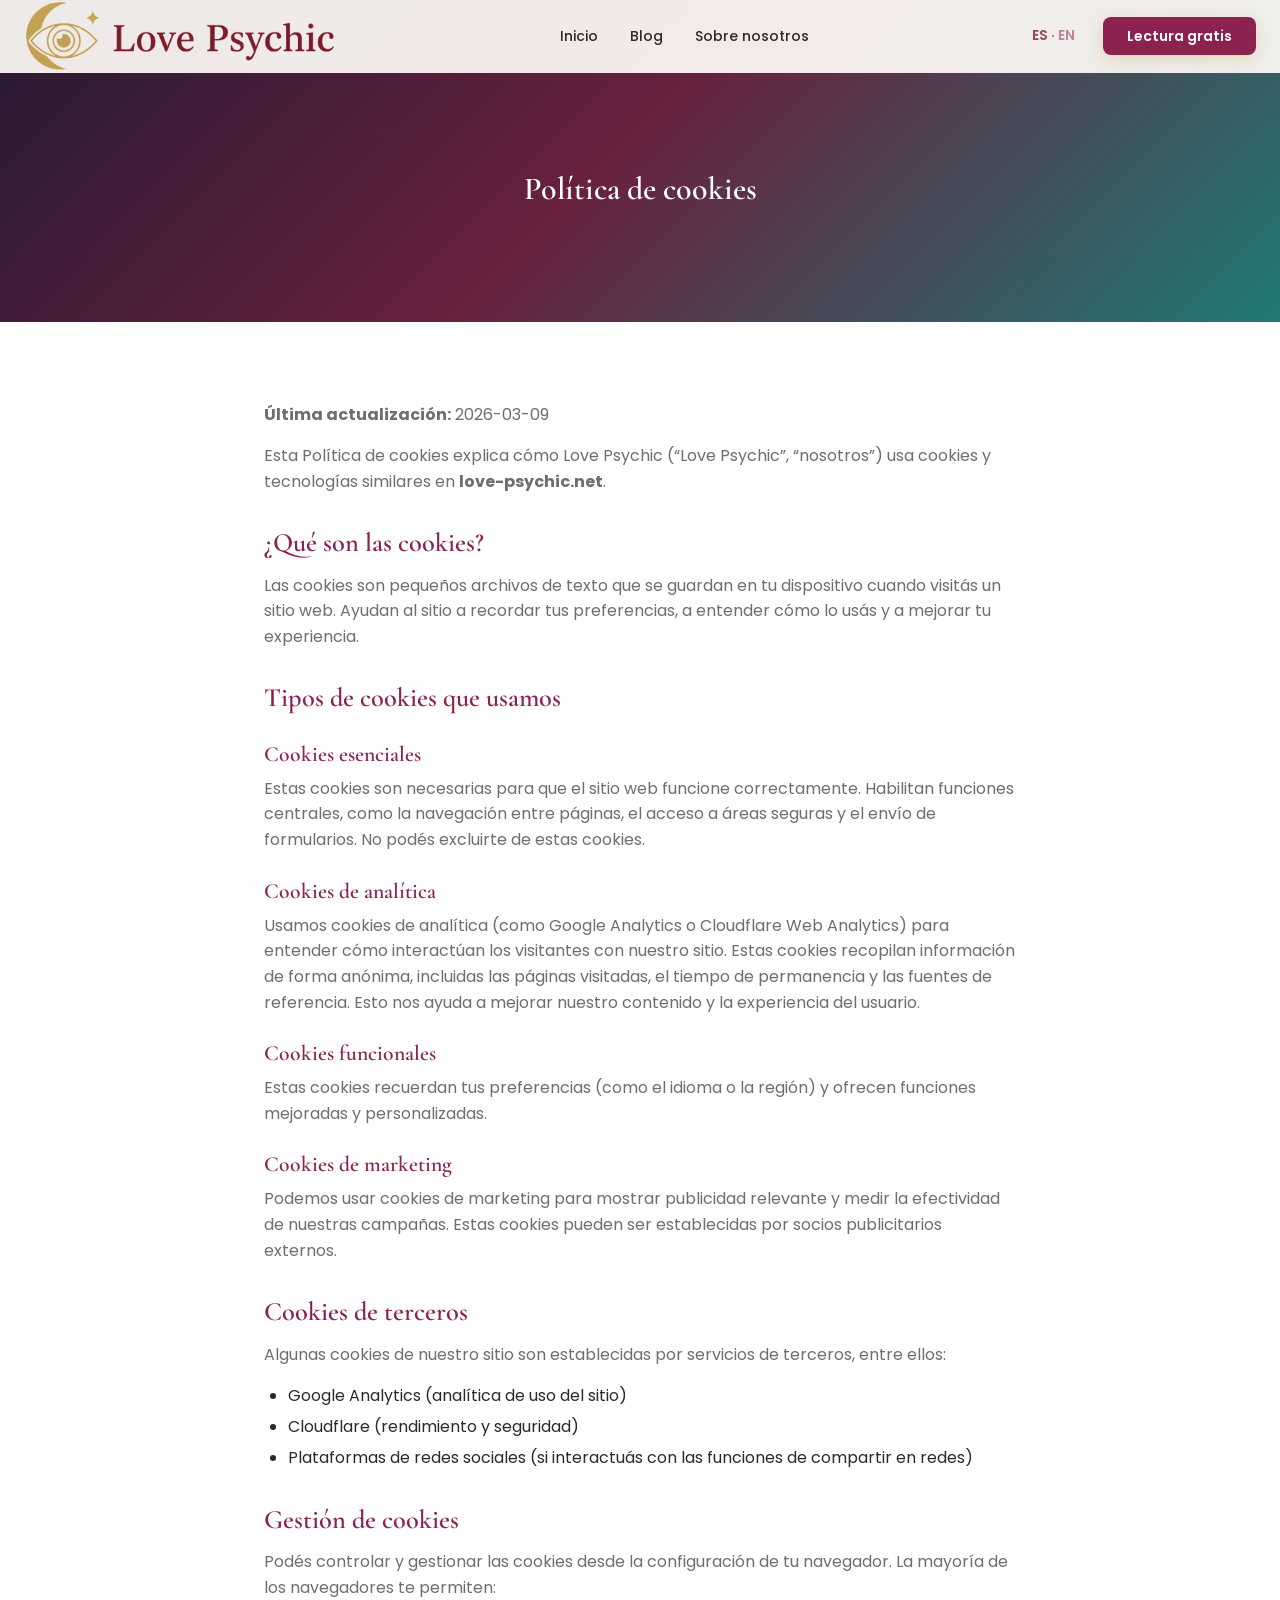
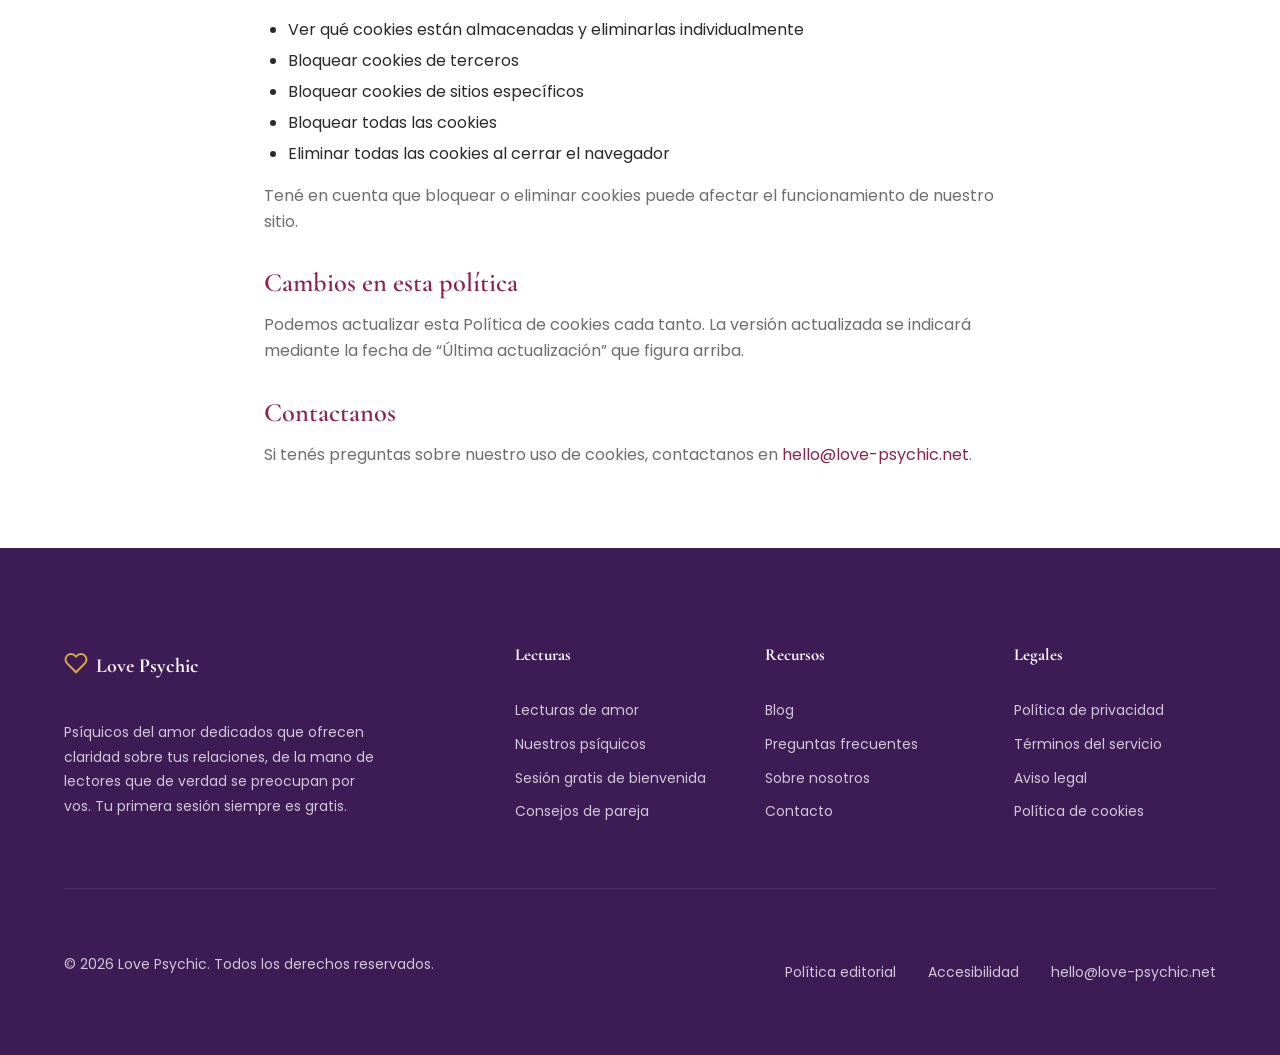
<file: cookie-policy/index.html>
<!DOCTYPE html>

<html lang="es">
<head>
<meta charset="utf-8"/>
<meta content="width=device-width, initial-scale=1.0" name="viewport"/>
<link href="https://fonts.googleapis.com" rel="preconnect"/>
<link crossorigin="" href="https://fonts.gstatic.com" rel="preconnect"/>
<title>Política de cookies · Love Psychic</title>
<link href="//fonts.googleapis.com" rel="dns-prefetch">
<!-- BEGIN SEO meta (lp-theme) -->
<meta content="How Love Psychic uses cookies on our site. Plain-English cookie policy." name="description">
<meta content="index,follow,max-image-preview:large,max-snippet:-1,max-video-preview:-1" name="robots">
<meta content="en_US" property="og:locale"/>
<meta content="Love Psychic" property="og:site_name"/>
<meta content="website" property="og:type"/>
<meta content="Cookie Policy — Love Psychic" property="og:title"/>
<meta content="How Love Psychic uses cookies on our site. Plain-English cookie policy." property="og:description"/>
<meta content="https://love-psychic.net/cookie-policy/" property="og:url"/>
<meta content="/wp-content/themes/lp-theme/assets/images/hero-love-that-psychic.webp" property="og:image"/>
<meta content="1200" property="og:image:width"/>
<meta content="630" property="og:image:height"/>
<meta content="summary_large_image" name="twitter:card"/>
<meta content="Cookie Policy — Love Psychic" name="twitter:title"/>
<meta content="How Love Psychic uses cookies on our site. Plain-English cookie policy." name="twitter:description"/>
<meta content="/wp-content/themes/lp-theme/assets/images/hero-love-that-psychic.webp" name="twitter:image"/>
<!-- END SEO meta (lp-theme) -->

<style id="wp-img-auto-sizes-contain-inline-css">
img:is([sizes=auto i],[sizes^="auto," i]){contain-intrinsic-size:3000px 1500px}
/*# sourceURL=wp-img-auto-sizes-contain-inline-css */
</style>
<style id="wp-block-library-inline-css">
:root{--wp-block-synced-color:#7a00df;--wp-block-synced-color--rgb:122,0,223;--wp-bound-block-color:var(--wp-block-synced-color);--wp-editor-canvas-background:#ddd;--wp-admin-theme-color:#007cba;--wp-admin-theme-color--rgb:0,124,186;--wp-admin-theme-color-darker-10:#006ba1;--wp-admin-theme-color-darker-10--rgb:0,107,160.5;--wp-admin-theme-color-darker-20:#005a87;--wp-admin-theme-color-darker-20--rgb:0,90,135;--wp-admin-border-width-focus:2px}@media (min-resolution:192dpi){:root{--wp-admin-border-width-focus:1.5px}}.wp-element-button{cursor:pointer}:root .has-very-light-gray-background-color{background-color:#eee}:root .has-very-dark-gray-background-color{background-color:#313131}:root .has-very-light-gray-color{color:#eee}:root .has-very-dark-gray-color{color:#313131}:root .has-vivid-green-cyan-to-vivid-cyan-blue-gradient-background{background:linear-gradient(135deg,#00d084,#0693e3)}:root .has-purple-crush-gradient-background{background:linear-gradient(135deg,#34e2e4,#4721fb 50%,#ab1dfe)}:root .has-hazy-dawn-gradient-background{background:linear-gradient(135deg,#faaca8,#dad0ec)}:root .has-subdued-olive-gradient-background{background:linear-gradient(135deg,#fafae1,#67a671)}:root .has-atomic-cream-gradient-background{background:linear-gradient(135deg,#fdd79a,#004a59)}:root .has-nightshade-gradient-background{background:linear-gradient(135deg,#330968,#31cdcf)}:root .has-midnight-gradient-background{background:linear-gradient(135deg,#020381,#2874fc)}:root{--wp--preset--font-size--normal:16px;--wp--preset--font-size--huge:42px}.has-regular-font-size{font-size:1em}.has-larger-font-size{font-size:2.625em}.has-normal-font-size{font-size:var(--wp--preset--font-size--normal)}.has-huge-font-size{font-size:var(--wp--preset--font-size--huge)}:root .has-text-align-center{text-align:center}:root .has-text-align-left{text-align:left}:root .has-text-align-right{text-align:right}.has-fit-text{white-space:nowrap!important}#end-resizable-editor-section{display:none}.aligncenter{clear:both}.items-justified-left{justify-content:flex-start}.items-justified-center{justify-content:center}.items-justified-right{justify-content:flex-end}.items-justified-space-between{justify-content:space-between}.screen-reader-text{word-wrap:normal!important;border:0;clip-path:inset(50%);height:1px;margin:-1px;overflow:hidden;padding:0;position:absolute;width:1px;word-break:normal!important}.screen-reader-text:focus{background-color:#ddd;clip-path:none;color:#444;display:block;font-size:1em;height:auto;left:5px;line-height:normal;padding:15px 23px 14px;text-decoration:none;top:5px;width:auto;z-index:100000}html :where(.has-border-color){border-style:solid}html :where([style^=border-color],[style*=";border-color"],[style*="; border-color"]){border-style:solid}html :where([style^=border-top-color],[style*=";border-top-color"],[style*="; border-top-color"]){border-top-style:solid}html :where([style^=border-right-color],[style*=";border-right-color"],[style*="; border-right-color"]){border-right-style:solid}html :where([style^=border-bottom-color],[style*=";border-bottom-color"],[style*="; border-bottom-color"]){border-bottom-style:solid}html :where([style^=border-left-color],[style*=";border-left-color"],[style*="; border-left-color"]){border-left-style:solid}html :where([style^=border-width],[style*=";border-width"],[style*="; border-width"]){border-style:solid}html :where([style^=border-top-width],[style*=";border-top-width"],[style*="; border-top-width"]){border-top-style:solid}html :where([style^=border-right-width],[style*=";border-right-width"],[style*="; border-right-width"]){border-right-style:solid}html :where([style^=border-bottom-width],[style*=";border-bottom-width"],[style*="; border-bottom-width"]){border-bottom-style:solid}html :where([style^=border-left-width],[style*=";border-left-width"],[style*="; border-left-width"]){border-left-style:solid}html :where(img[class*=wp-image-]){height:auto;max-width:100%}:where(figure){margin:0 0 1em}html :where(.is-position-sticky){--wp-admin--admin-bar--position-offset:var(--wp-admin--admin-bar--height,0px)}@media screen and (max-width:600px){html :where(.is-position-sticky){--wp-admin--admin-bar--position-offset:0px}}

/*# sourceURL=/wp-includes/css/dist/block-library/common.min.css */
</style>
<style id="classic-theme-styles-inline-css">
/*! This file is auto-generated */
.wp-block-button__link{color:#fff;background-color:#32373c;border-radius:9999px;box-shadow:none;text-decoration:none;padding:calc(.667em + 2px) calc(1.333em + 2px);font-size:1.125em}.wp-block-file__button{background:#32373c;color:#fff;text-decoration:none}
/*# sourceURL=/wp-includes/css/classic-themes.min.css */
</style>
<style id="global-styles-inline-css">
:root{--wp--preset--aspect-ratio--square: 1;--wp--preset--aspect-ratio--4-3: 4/3;--wp--preset--aspect-ratio--3-4: 3/4;--wp--preset--aspect-ratio--3-2: 3/2;--wp--preset--aspect-ratio--2-3: 2/3;--wp--preset--aspect-ratio--16-9: 16/9;--wp--preset--aspect-ratio--9-16: 9/16;--wp--preset--color--black: #000000;--wp--preset--color--cyan-bluish-gray: #abb8c3;--wp--preset--color--white: #ffffff;--wp--preset--color--pale-pink: #f78da7;--wp--preset--color--vivid-red: #cf2e2e;--wp--preset--color--luminous-vivid-orange: #ff6900;--wp--preset--color--luminous-vivid-amber: #fcb900;--wp--preset--color--light-green-cyan: #7bdcb5;--wp--preset--color--vivid-green-cyan: #00d084;--wp--preset--color--pale-cyan-blue: #8ed1fc;--wp--preset--color--vivid-cyan-blue: #0693e3;--wp--preset--color--vivid-purple: #9b51e0;--wp--preset--gradient--vivid-cyan-blue-to-vivid-purple: linear-gradient(135deg,rgb(6,147,227) 0%,rgb(155,81,224) 100%);--wp--preset--gradient--light-green-cyan-to-vivid-green-cyan: linear-gradient(135deg,rgb(122,220,180) 0%,rgb(0,208,130) 100%);--wp--preset--gradient--luminous-vivid-amber-to-luminous-vivid-orange: linear-gradient(135deg,rgb(252,185,0) 0%,rgb(255,105,0) 100%);--wp--preset--gradient--luminous-vivid-orange-to-vivid-red: linear-gradient(135deg,rgb(255,105,0) 0%,rgb(207,46,46) 100%);--wp--preset--gradient--very-light-gray-to-cyan-bluish-gray: linear-gradient(135deg,rgb(238,238,238) 0%,rgb(169,184,195) 100%);--wp--preset--gradient--cool-to-warm-spectrum: linear-gradient(135deg,rgb(74,234,220) 0%,rgb(151,120,209) 20%,rgb(207,42,186) 40%,rgb(238,44,130) 60%,rgb(251,105,98) 80%,rgb(254,248,76) 100%);--wp--preset--gradient--blush-light-purple: linear-gradient(135deg,rgb(255,206,236) 0%,rgb(152,150,240) 100%);--wp--preset--gradient--blush-bordeaux: linear-gradient(135deg,rgb(254,205,165) 0%,rgb(254,45,45) 50%,rgb(107,0,62) 100%);--wp--preset--gradient--luminous-dusk: linear-gradient(135deg,rgb(255,203,112) 0%,rgb(199,81,192) 50%,rgb(65,88,208) 100%);--wp--preset--gradient--pale-ocean: linear-gradient(135deg,rgb(255,245,203) 0%,rgb(182,227,212) 50%,rgb(51,167,181) 100%);--wp--preset--gradient--electric-grass: linear-gradient(135deg,rgb(202,248,128) 0%,rgb(113,206,126) 100%);--wp--preset--gradient--midnight: linear-gradient(135deg,rgb(2,3,129) 0%,rgb(40,116,252) 100%);--wp--preset--font-size--small: 13px;--wp--preset--font-size--medium: 20px;--wp--preset--font-size--large: 36px;--wp--preset--font-size--x-large: 42px;--wp--preset--spacing--20: 0.44rem;--wp--preset--spacing--30: 0.67rem;--wp--preset--spacing--40: 1rem;--wp--preset--spacing--50: 1.5rem;--wp--preset--spacing--60: 2.25rem;--wp--preset--spacing--70: 3.38rem;--wp--preset--spacing--80: 5.06rem;--wp--preset--shadow--natural: 6px 6px 9px rgba(0, 0, 0, 0.2);--wp--preset--shadow--deep: 12px 12px 50px rgba(0, 0, 0, 0.4);--wp--preset--shadow--sharp: 6px 6px 0px rgba(0, 0, 0, 0.2);--wp--preset--shadow--outlined: 6px 6px 0px -3px rgb(255, 255, 255), 6px 6px rgb(0, 0, 0);--wp--preset--shadow--crisp: 6px 6px 0px rgb(0, 0, 0);}.wp-block-button{--wp--preset--dimension--25: 25%;--wp--preset--dimension--50: 50%;--wp--preset--dimension--75: 75%;--wp--preset--dimension--100: 100%;}:where(body) { margin: 0; }:where(.is-layout-flex){gap: 0.5em;}:where(.is-layout-grid){gap: 0.5em;}body .is-layout-flex{display: flex;}.is-layout-flex{flex-wrap: wrap;align-items: center;}.is-layout-flex > :is(*, div){margin: 0;}body .is-layout-grid{display: grid;}.is-layout-grid > :is(*, div){margin: 0;}body{padding-top: 0px;padding-right: 0px;padding-bottom: 0px;padding-left: 0px;}:root :where(.wp-element-button, .wp-block-button__link){background-color: #32373c;border-width: 0;color: #fff;font-family: inherit;font-size: inherit;font-style: inherit;font-weight: inherit;letter-spacing: inherit;line-height: inherit;padding-top: calc(0.667em + 2px);padding-right: calc(1.333em + 2px);padding-bottom: calc(0.667em + 2px);padding-left: calc(1.333em + 2px);text-decoration: none;text-transform: inherit;}.has-black-color{color: var(--wp--preset--color--black) !important;}.has-cyan-bluish-gray-color{color: var(--wp--preset--color--cyan-bluish-gray) !important;}.has-white-color{color: var(--wp--preset--color--white) !important;}.has-pale-pink-color{color: var(--wp--preset--color--pale-pink) !important;}.has-vivid-red-color{color: var(--wp--preset--color--vivid-red) !important;}.has-luminous-vivid-orange-color{color: var(--wp--preset--color--luminous-vivid-orange) !important;}.has-luminous-vivid-amber-color{color: var(--wp--preset--color--luminous-vivid-amber) !important;}.has-light-green-cyan-color{color: var(--wp--preset--color--light-green-cyan) !important;}.has-vivid-green-cyan-color{color: var(--wp--preset--color--vivid-green-cyan) !important;}.has-pale-cyan-blue-color{color: var(--wp--preset--color--pale-cyan-blue) !important;}.has-vivid-cyan-blue-color{color: var(--wp--preset--color--vivid-cyan-blue) !important;}.has-vivid-purple-color{color: var(--wp--preset--color--vivid-purple) !important;}.has-black-background-color{background-color: var(--wp--preset--color--black) !important;}.has-cyan-bluish-gray-background-color{background-color: var(--wp--preset--color--cyan-bluish-gray) !important;}.has-white-background-color{background-color: var(--wp--preset--color--white) !important;}.has-pale-pink-background-color{background-color: var(--wp--preset--color--pale-pink) !important;}.has-vivid-red-background-color{background-color: var(--wp--preset--color--vivid-red) !important;}.has-luminous-vivid-orange-background-color{background-color: var(--wp--preset--color--luminous-vivid-orange) !important;}.has-luminous-vivid-amber-background-color{background-color: var(--wp--preset--color--luminous-vivid-amber) !important;}.has-light-green-cyan-background-color{background-color: var(--wp--preset--color--light-green-cyan) !important;}.has-vivid-green-cyan-background-color{background-color: var(--wp--preset--color--vivid-green-cyan) !important;}.has-pale-cyan-blue-background-color{background-color: var(--wp--preset--color--pale-cyan-blue) !important;}.has-vivid-cyan-blue-background-color{background-color: var(--wp--preset--color--vivid-cyan-blue) !important;}.has-vivid-purple-background-color{background-color: var(--wp--preset--color--vivid-purple) !important;}.has-black-border-color{border-color: var(--wp--preset--color--black) !important;}.has-cyan-bluish-gray-border-color{border-color: var(--wp--preset--color--cyan-bluish-gray) !important;}.has-white-border-color{border-color: var(--wp--preset--color--white) !important;}.has-pale-pink-border-color{border-color: var(--wp--preset--color--pale-pink) !important;}.has-vivid-red-border-color{border-color: var(--wp--preset--color--vivid-red) !important;}.has-luminous-vivid-orange-border-color{border-color: var(--wp--preset--color--luminous-vivid-orange) !important;}.has-luminous-vivid-amber-border-color{border-color: var(--wp--preset--color--luminous-vivid-amber) !important;}.has-light-green-cyan-border-color{border-color: var(--wp--preset--color--light-green-cyan) !important;}.has-vivid-green-cyan-border-color{border-color: var(--wp--preset--color--vivid-green-cyan) !important;}.has-pale-cyan-blue-border-color{border-color: var(--wp--preset--color--pale-cyan-blue) !important;}.has-vivid-cyan-blue-border-color{border-color: var(--wp--preset--color--vivid-cyan-blue) !important;}.has-vivid-purple-border-color{border-color: var(--wp--preset--color--vivid-purple) !important;}.has-vivid-cyan-blue-to-vivid-purple-gradient-background{background: var(--wp--preset--gradient--vivid-cyan-blue-to-vivid-purple) !important;}.has-light-green-cyan-to-vivid-green-cyan-gradient-background{background: var(--wp--preset--gradient--light-green-cyan-to-vivid-green-cyan) !important;}.has-luminous-vivid-amber-to-luminous-vivid-orange-gradient-background{background: var(--wp--preset--gradient--luminous-vivid-amber-to-luminous-vivid-orange) !important;}.has-luminous-vivid-orange-to-vivid-red-gradient-background{background: var(--wp--preset--gradient--luminous-vivid-orange-to-vivid-red) !important;}.has-very-light-gray-to-cyan-bluish-gray-gradient-background{background: var(--wp--preset--gradient--very-light-gray-to-cyan-bluish-gray) !important;}.has-cool-to-warm-spectrum-gradient-background{background: var(--wp--preset--gradient--cool-to-warm-spectrum) !important;}.has-blush-light-purple-gradient-background{background: var(--wp--preset--gradient--blush-light-purple) !important;}.has-blush-bordeaux-gradient-background{background: var(--wp--preset--gradient--blush-bordeaux) !important;}.has-luminous-dusk-gradient-background{background: var(--wp--preset--gradient--luminous-dusk) !important;}.has-pale-ocean-gradient-background{background: var(--wp--preset--gradient--pale-ocean) !important;}.has-electric-grass-gradient-background{background: var(--wp--preset--gradient--electric-grass) !important;}.has-midnight-gradient-background{background: var(--wp--preset--gradient--midnight) !important;}.has-small-font-size{font-size: var(--wp--preset--font-size--small) !important;}.has-medium-font-size{font-size: var(--wp--preset--font-size--medium) !important;}.has-large-font-size{font-size: var(--wp--preset--font-size--large) !important;}.has-x-large-font-size{font-size: var(--wp--preset--font-size--x-large) !important;}
/*# sourceURL=global-styles-inline-css */
</style>
<link as="style" href="https://fonts.googleapis.com/css2?family=Cormorant+Garamond:ital,wght@0,400;0,600;0,700;1,400;1,700&amp;family=Poppins:wght@300;400;500;600;700&amp;display=swap" rel="preload">
<link href="https://fonts.googleapis.com/css2?family=Cormorant+Garamond:ital,wght@0,400;0,600;0,700;1,400;1,700&amp;family=Poppins:wght@300;400;500;600;700&amp;display=swap" id="lp-google-fonts-css" media="print" onload="this.media='all'" rel="stylesheet"/>
<noscript><link href="https://fonts.googleapis.com/css2?family=Cormorant+Garamond:ital,wght@0,400;0,600;0,700;1,400;1,700&amp;family=Poppins:wght@300;400;500;600;700&amp;display=swap" rel="stylesheet"/></noscript>
<link href="/wp-content/themes/lp-theme/assets/css/tokens.css?ver=2.3.3" id="lp-tokens-css" media="all" rel="stylesheet"/>
<link href="/wp-content/themes/lp-theme/assets/css/components.css?ver=2.3.3" id="lp-components-css" media="all" rel="stylesheet"/>
<link href="/wp-content/themes/lp-theme/assets/css/layouts.css?ver=2.3.5" id="lp-layouts-css" media="all" rel="stylesheet"/>
<link href="/wp-content/themes/lp-theme/style.css?ver=2.3.3" id="lp-style-css" media="all" rel="stylesheet"/>
<link rel="canonical" href="https://es.love-psychic.net/cookie-policy/" />
<link href="/wp-content/uploads/2026/03/site_3_favicon-150x150.png" rel="icon" sizes="32x32"/>
<link href="/wp-content/uploads/2026/03/site_3_favicon-300x300.png" rel="icon" sizes="192x192"/>
<link href="/wp-content/uploads/2026/03/site_3_favicon-300x300.png" rel="apple-touch-icon"/>
<meta content="/wp-content/uploads/2026/03/site_3_favicon-300x300.png" name="msapplication-TileImage"/>
<style id="wp-custom-css">
:root {
  --color-primary: #8B2252;
  --color-secondary: #3D1C56;
  --color-accent: #D4A843;
  --color-bg: #FFFFFF;
  --color-bg-alt: #F8F5FA;
  --color-text: #2A2A2A;
  --color-text-light: #6E6E6E;
  --color-border: #E5E0E9;
  --color-success: #4CAF50;
  --color-danger: #DC3545;
  --font-heading: 'Cormorant Garamond', serif;
  --font-body: 'Poppins', sans-serif;
  --radius-sm: 4px;
  --radius-md: 8px;
  --radius-lg: 16px;
  --shadow-sm: 0 1px 3px rgba(61,28,86,0.1);
  --shadow-md: 0 4px 12px rgba(61,28,86,0.15);
  --shadow-lg: 0 8px 32px rgba(61,28,86,0.18);
  --spacing-xs: 4px;
  --spacing-sm: 8px;
  --spacing-md: 16px;
  --spacing-lg: 32px;
  --spacing-xl: 64px;
  --transition: 0.2s ease;
}

body{font-family:var(--font-body);color:var(--color-text);line-height:1.6;background:var(--color-bg)}h1,h2,h3,h4,h5,h6{font-family:var(--font-heading);color:var(--color-primary);font-weight:600;line-height:1.3}.btn{background:var(--color-primary);color:white;padding:12px 24px;border-radius:var(--radius-md);border:none;transition:var(--transition)}.btn:hover{background:#a02860}.card{background:white;border-radius:var(--radius-md);padding:var(--spacing-lg);box-shadow:var(--shadow-sm)}.hero{background:linear-gradient(135deg,var(--color-primary),var(--color-secondary));color:white;padding:var(--spacing-xl) 0}
/* --- Heading size normalization --- */
h1, .wp-block-heading.has-xx-large-font-size {
  font-size: clamp(1.6rem, 3vw, 2rem) !important;
}
h2, .wp-block-heading.has-x-large-font-size {
  font-size: clamp(1.35rem, 2.5vw, 1.65rem) !important;
}
h3, .wp-block-heading.has-large-font-size {
  font-size: clamp(1.15rem, 2vw, 1.35rem) !important;
}
h4 {
  font-size: 1.05rem !important;
}

/* === Nav Menu Spacing Fix === */
.main-nav__list {
    gap: var(--spacing-sm) !important;
}

</style>
<link rel="stylesheet" href="/nebula-quiz/quiz.css?v=f5fbce4d1435" data-nebula-quiz="style">
<script src="/nebula-quiz/quiz.js?v=f5fbce4d1435" defer data-nebula-quiz="script"></script>

<!-- i18n hreflang es_subdomain -->
<link rel="alternate" hreflang="en" href="https://love-psychic.net/cookie-policy/" />
<link rel="alternate" hreflang="es" href="https://es.love-psychic.net/cookie-policy/" />
<link rel="alternate" hreflang="x-default" href="https://love-psychic.net/cookie-policy/" />
<link rel="stylesheet" href="/wp-content/themes/lp-theme/assets/css/localized-responsive.css?ver=2.3.5" />
</head>
<body class="wp-singular page-template-default page page-id-41 wp-custom-logo wp-theme-lp-theme">
<header class="site-header" id="site-header">

    <div class="site-header__inner">

        <a href="/" class="site-logo"><img src="/wp-content/uploads/2026/04/site-logo-v3-1776869568.png" alt="Love Psychic" class="custom-logo" style="max-height:72px;width:auto;"></a>



        <nav class="main-nav" id="main-nav" aria-label="Navegación principal">

            <ul class="main-nav__list"><li class="menu-item menu-item-type-post_type menu-item-object-page menu-item-home current-menu-item page_item current_page_item"><a href="/" aria-current="page">Inicio</a></li>
<li class="menu-item menu-item-type-post_type menu-item-object-page"><a href="https://love-psychic.net/blog/">Blog</a></li>
<li class="menu-item menu-item-type-post_type menu-item-object-page"><a href="/about-us/">Sobre nosotros</a></li>
</ul>        </nav>



        <div class="header-cta">

            <a class="lang-switch" href="https://love-psychic.net/cookie-policy/" hreflang="en" title="Read this page in English" style="margin-right:.75rem;font-size:.85rem;font-weight:600;text-decoration:none;opacity:.85;">ES&nbsp;·&nbsp;<span style="opacity:.6;">EN</span></a>

            <a href="/free-intro-session/" class="btn btn--primary btn--sm">Lectura gratis</a>

            <button class="menu-toggle" id="menu-toggle" aria-controls="main-nav" aria-expanded="false" aria-label="Abrir menú">

                <span class="menu-toggle__open"><svg width="24" height="24" viewBox="0 0 24 24" fill="none" stroke="currentColor" stroke-width="2"><line x1="3" y1="12" x2="21" y2="12"/><line x1="3" y1="6" x2="21" y2="6"/><line x1="3" y1="18" x2="21" y2="18"/></svg></span>

                <span class="menu-toggle__close" style="display:none;"><svg width="24" height="24" viewBox="0 0 24 24" fill="none" stroke="currentColor" stroke-width="2"><line x1="18" y1="6" x2="6" y2="18"/><line x1="6" y1="6" x2="18" y2="18"/></svg></span>

            </button>

        </div>

    </div>

</header>
<main id="main-content">


<div class="page-header">
    <div class="page-header__particles"></div>
    <div class="page-header__content container">
        <h1 class="page-header__title">Política de cookies</h1>
    </div>
</div>

<section class="section">
    <div class="container container--narrow">
                    <div class="content-prose">
                <p><strong>Última actualización:</strong> 2026-03-09</p>
<p>Esta Política de cookies explica cómo Love Psychic (&#8220;Love Psychic&#8221;, &#8220;nosotros&#8221;) usa cookies y tecnologías similares en <strong>love-psychic.net</strong>.</p>
<h2>¿Qué son las cookies?</h2>
<p>Las cookies son pequeños archivos de texto que se guardan en tu dispositivo cuando visitás un sitio web. Ayudan al sitio a recordar tus preferencias, a entender cómo lo usás y a mejorar tu experiencia.</p>
<h2>Tipos de cookies que usamos</h2>
<h3>Cookies esenciales</h3>
<p>Estas cookies son necesarias para que el sitio web funcione correctamente. Habilitan funciones centrales, como la navegación entre páginas, el acceso a áreas seguras y el envío de formularios. No podés excluirte de estas cookies.</p>
<h3>Cookies de analítica</h3>
<p>Usamos cookies de analítica (como Google Analytics o Cloudflare Web Analytics) para entender cómo interactúan los visitantes con nuestro sitio. Estas cookies recopilan información de forma anónima, incluidas las páginas visitadas, el tiempo de permanencia y las fuentes de referencia. Esto nos ayuda a mejorar nuestro contenido y la experiencia del usuario.</p>
<h3>Cookies funcionales</h3>
<p>Estas cookies recuerdan tus preferencias (como el idioma o la región) y ofrecen funciones mejoradas y personalizadas.</p>
<h3>Cookies de marketing</h3>
<p>Podemos usar cookies de marketing para mostrar publicidad relevante y medir la efectividad de nuestras campañas. Estas cookies pueden ser establecidas por socios publicitarios externos.</p>
<h2>Cookies de terceros</h2>
<p>Algunas cookies de nuestro sitio son establecidas por servicios de terceros, entre ellos:</p>
<ul>
<li>Google Analytics (analítica de uso del sitio)</li>
<li>Cloudflare (rendimiento y seguridad)</li>
<li>Plataformas de redes sociales (si interactuás con las funciones de compartir en redes)</li>
</ul>
<h2>Gestión de cookies</h2>
<p>Podés controlar y gestionar las cookies desde la configuración de tu navegador. La mayoría de los navegadores te permiten:</p>
<ul>
<li>Ver qué cookies están almacenadas y eliminarlas individualmente</li>
<li>Bloquear cookies de terceros</li>
<li>Bloquear cookies de sitios específicos</li>
<li>Bloquear todas las cookies</li>
<li>Eliminar todas las cookies al cerrar el navegador</li>
</ul>
<p>Tené en cuenta que bloquear o eliminar cookies puede afectar el funcionamiento de nuestro sitio.</p>
<h2>Cambios en esta política</h2>
<p>Podemos actualizar esta Política de cookies cada tanto. La versión actualizada se indicará mediante la fecha de &#8220;Última actualización&#8221; que figura arriba.</p>
<h2>Contactanos</h2>
<p>Si tenés preguntas sobre nuestro uso de cookies, contactanos en <a href="mailto:hello@love-psychic.net">hello@love-psychic.net</a>.</p>
            </div>
                </div>
</section>

</main><!-- #main-content -->
<footer class="site-footer">

    <div class="container">

        <div class="footer-grid">

            <div class="footer__brand">

                <a href="/" class="site-logo" style="margin-bottom: var(--spacing-lg); display: inline-flex;">

                    <span class="site-logo__icon" style="color: var(--color-accent);"><svg width="24" height="24" viewBox="0 0 24 24" fill="none" stroke="currentColor" stroke-width="2"><path d="M20.84 4.61a5.5 5.5 0 0 0-7.78 0L12 5.67l-1.06-1.06a5.5 5.5 0 0 0-7.78 7.78l1.06 1.06L12 21.23l7.78-7.78 1.06-1.06a5.5 5.5 0 0 0 0-7.78z"/></svg></span>

                    <span class="site-logo__text" style="color: white;"><span style="color: var(--color-soft);">Love</span> Psychic</span>

                </a>

                <p class="footer__brand-text">Psíquicos del amor dedicados que ofrecen claridad sobre tus relaciones, de la mano de lectores que de verdad se preocupan por vos. Tu primera sesión siempre es gratis.</p>

            </div>



            <div>

                <h4 class="footer__heading">Lecturas</h4>

                <ul class="footer__links">

                    <li><a href="/love-readings/">Lecturas de amor</a></li>

                    <li><a href="/our-love-psychics/">Nuestros psíquicos</a></li>

                    <li><a href="/free-intro-session/">Sesión gratis de bienvenida</a></li>

                    <li><a href="https://love-psychic.net/relationship-advice/">Consejos de pareja</a></li>

                </ul>

            </div>



            <div>

                <h4 class="footer__heading">Recursos</h4>

                <ul class="footer__links">

                    <li><a href="https://love-psychic.net/blog/">Blog</a></li>

                    <li><a href="/faq/">Preguntas frecuentes</a></li>

                    <li><a href="/about-us/">Sobre nosotros</a></li>

                    <li><a href="/contact/">Contacto</a></li>

                </ul>

            </div>



            <div>

                <h4 class="footer__heading">Legales</h4>

                <ul class="footer__links">

                    <li><a href="/privacy-policy/">Política de privacidad</a></li>

                    <li><a href="/terms-of-service/">Términos del servicio</a></li>

                    <li><a href="/disclaimer/">Aviso legal</a></li>

                    <li><a href="/cookie-policy/">Política de cookies</a></li>

                </ul>

            </div>

        </div>



        <div class="footer-bottom">

            <p class="footer-bottom__copy">&copy; 2026 Love Psychic. Todos los derechos reservados.</p>

            <ul class="footer-bottom__links">

                <li><a href="https://love-psychic.net/editorial-policy/">Política editorial</a></li>

                <li><a href="https://love-psychic.net/accessibility/">Accesibilidad</a></li>

                <li><a href="mailto:hello@love-psychic.net">hello@love-psychic.net</a></li>

            </ul>

        </div>

    </div>

</footer>
<script type="speculationrules">
{"prefetch":[{"source":"document","where":{"and":[{"href_matches":"/*"},{"not":{"href_matches":["/wp-*.php","/wp-admin/*","/wp-content/uploads/*","/wp-content/*","/wp-content/plugins/*","/wp-content/themes/lp-theme/*","/*\\?(.+)"]}},{"not":{"selector_matches":"a[rel~=\"nofollow\"]"}},{"not":{"selector_matches":".no-prefetch, .no-prefetch a"}}]},"eagerness":"conservative"}]}
</script>
<script id="lp-navigation-js" src="/wp-content/themes/lp-theme/assets/js/navigation.js?ver=2.3.3"></script>
<script id="lp-main-js" src="/wp-content/themes/lp-theme/assets/js/main.js?ver=2.3.3"></script>
</body>
</html>
</file>
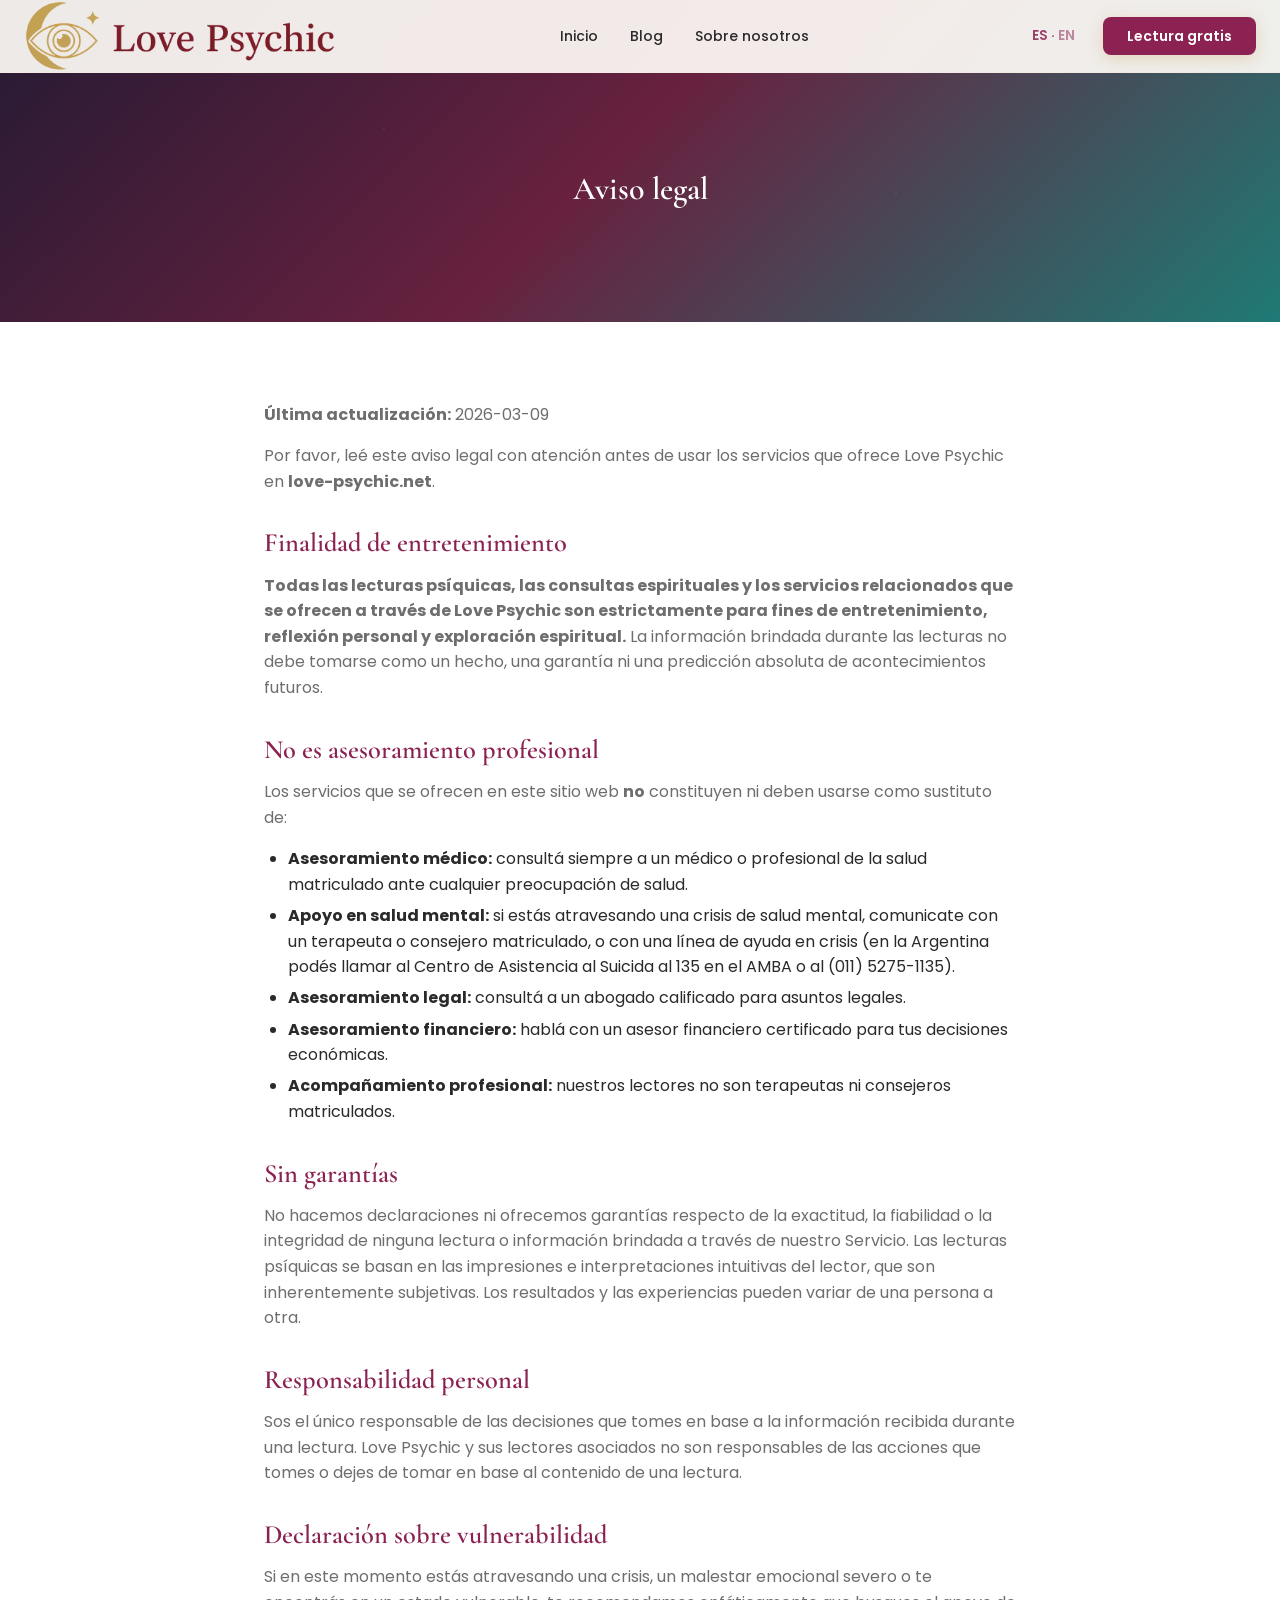
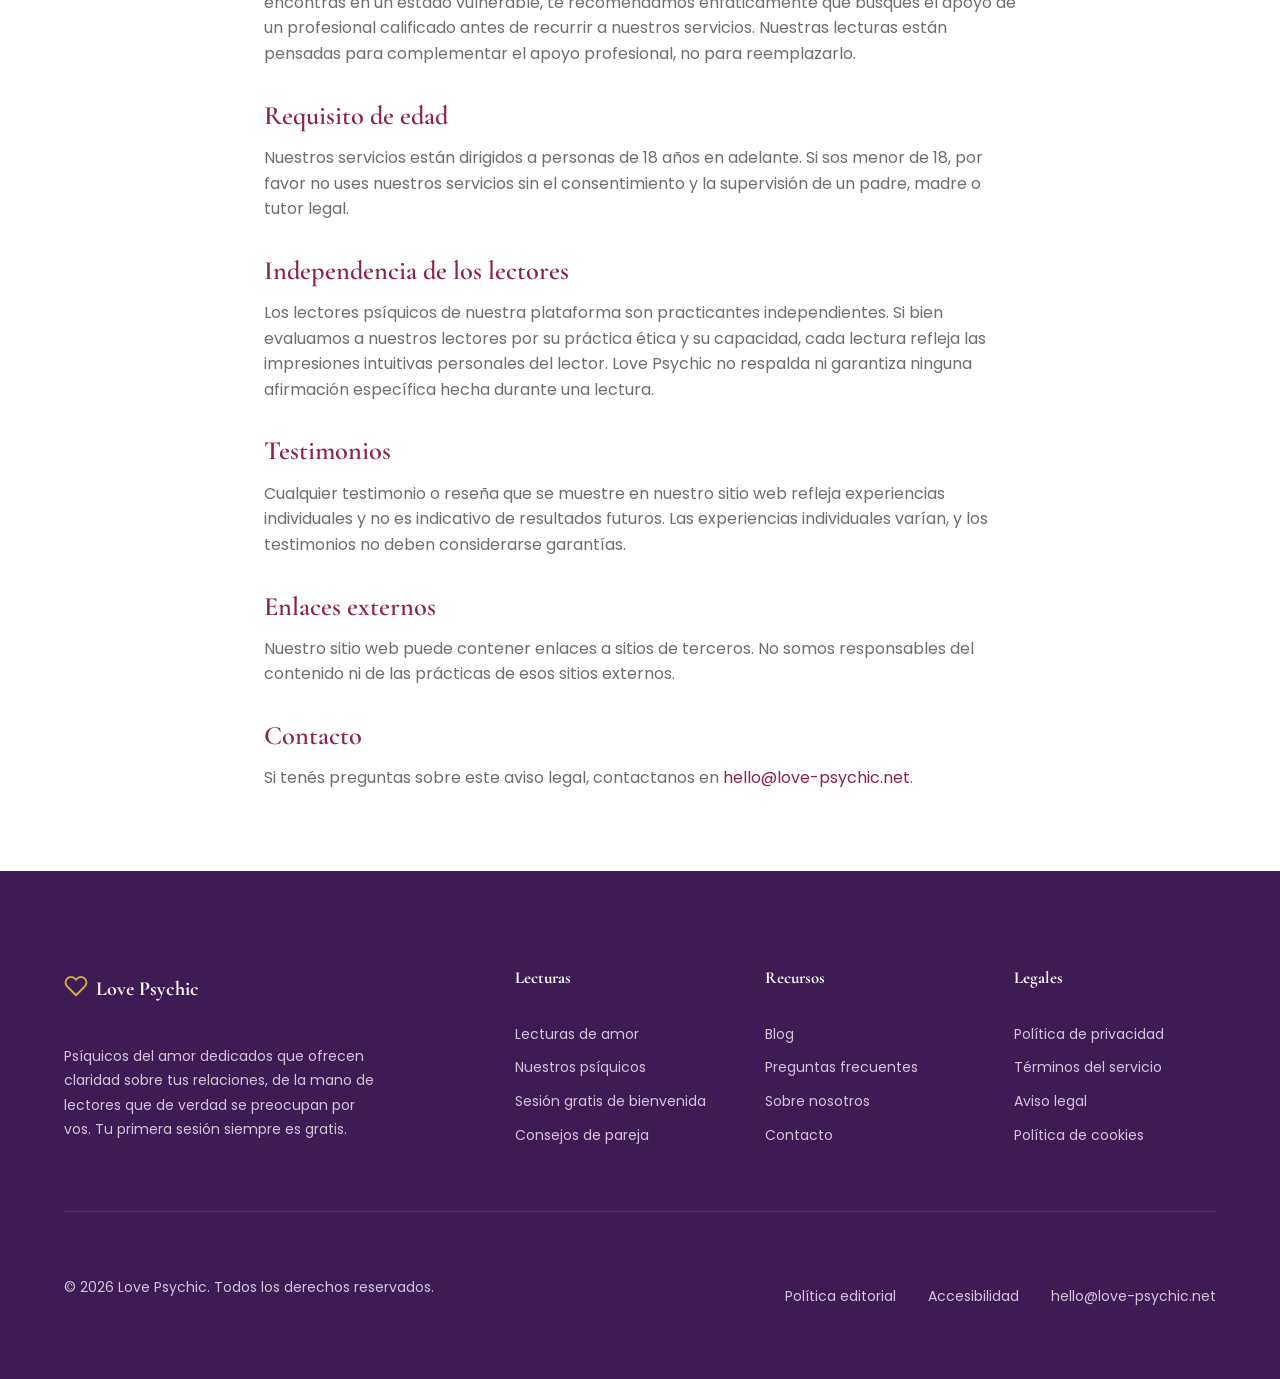
<file: disclaimer/index.html>
<!DOCTYPE html>

<html lang="es">
<head>
<meta charset="utf-8"/>
<meta content="width=device-width, initial-scale=1.0" name="viewport"/>
<link href="https://fonts.googleapis.com" rel="preconnect"/>
<link crossorigin="" href="https://fonts.gstatic.com" rel="preconnect"/>
<title>Aviso legal · Lecturas de Love Psychic</title>
<link href="//fonts.googleapis.com" rel="dns-prefetch">
<!-- BEGIN SEO meta (lp-theme) -->
<meta content="Love psychic readings are for entertainment and personal insight purposes. Read our full disclaimer regarding medical, legal and financial advice." name="description">
<meta content="index,follow,max-image-preview:large,max-snippet:-1,max-video-preview:-1" name="robots">
<meta content="en_US" property="og:locale"/>
<meta content="Love Psychic" property="og:site_name"/>
<meta content="website" property="og:type"/>
<meta content="Disclaimer — Love Psychic Readings" property="og:title"/>
<meta content="Love psychic readings are for entertainment and personal insight purposes. Read our full disclaimer regarding medical, legal and financial advice." property="og:description"/>
<meta content="https://love-psychic.net/disclaimer/" property="og:url"/>
<meta content="/wp-content/themes/lp-theme/assets/images/hero-love-that-psychic.webp" property="og:image"/>
<meta content="1200" property="og:image:width"/>
<meta content="630" property="og:image:height"/>
<meta content="summary_large_image" name="twitter:card"/>
<meta content="Disclaimer — Love Psychic Readings" name="twitter:title"/>
<meta content="Love psychic readings are for entertainment and personal insight purposes. Read our full disclaimer regarding medical, legal and financial advice." name="twitter:description"/>
<meta content="/wp-content/themes/lp-theme/assets/images/hero-love-that-psychic.webp" name="twitter:image"/>
<!-- END SEO meta (lp-theme) -->

<style id="wp-img-auto-sizes-contain-inline-css">
img:is([sizes=auto i],[sizes^="auto," i]){contain-intrinsic-size:3000px 1500px}
/*# sourceURL=wp-img-auto-sizes-contain-inline-css */
</style>
<style id="wp-block-library-inline-css">
:root{--wp-block-synced-color:#7a00df;--wp-block-synced-color--rgb:122,0,223;--wp-bound-block-color:var(--wp-block-synced-color);--wp-editor-canvas-background:#ddd;--wp-admin-theme-color:#007cba;--wp-admin-theme-color--rgb:0,124,186;--wp-admin-theme-color-darker-10:#006ba1;--wp-admin-theme-color-darker-10--rgb:0,107,160.5;--wp-admin-theme-color-darker-20:#005a87;--wp-admin-theme-color-darker-20--rgb:0,90,135;--wp-admin-border-width-focus:2px}@media (min-resolution:192dpi){:root{--wp-admin-border-width-focus:1.5px}}.wp-element-button{cursor:pointer}:root .has-very-light-gray-background-color{background-color:#eee}:root .has-very-dark-gray-background-color{background-color:#313131}:root .has-very-light-gray-color{color:#eee}:root .has-very-dark-gray-color{color:#313131}:root .has-vivid-green-cyan-to-vivid-cyan-blue-gradient-background{background:linear-gradient(135deg,#00d084,#0693e3)}:root .has-purple-crush-gradient-background{background:linear-gradient(135deg,#34e2e4,#4721fb 50%,#ab1dfe)}:root .has-hazy-dawn-gradient-background{background:linear-gradient(135deg,#faaca8,#dad0ec)}:root .has-subdued-olive-gradient-background{background:linear-gradient(135deg,#fafae1,#67a671)}:root .has-atomic-cream-gradient-background{background:linear-gradient(135deg,#fdd79a,#004a59)}:root .has-nightshade-gradient-background{background:linear-gradient(135deg,#330968,#31cdcf)}:root .has-midnight-gradient-background{background:linear-gradient(135deg,#020381,#2874fc)}:root{--wp--preset--font-size--normal:16px;--wp--preset--font-size--huge:42px}.has-regular-font-size{font-size:1em}.has-larger-font-size{font-size:2.625em}.has-normal-font-size{font-size:var(--wp--preset--font-size--normal)}.has-huge-font-size{font-size:var(--wp--preset--font-size--huge)}:root .has-text-align-center{text-align:center}:root .has-text-align-left{text-align:left}:root .has-text-align-right{text-align:right}.has-fit-text{white-space:nowrap!important}#end-resizable-editor-section{display:none}.aligncenter{clear:both}.items-justified-left{justify-content:flex-start}.items-justified-center{justify-content:center}.items-justified-right{justify-content:flex-end}.items-justified-space-between{justify-content:space-between}.screen-reader-text{word-wrap:normal!important;border:0;clip-path:inset(50%);height:1px;margin:-1px;overflow:hidden;padding:0;position:absolute;width:1px;word-break:normal!important}.screen-reader-text:focus{background-color:#ddd;clip-path:none;color:#444;display:block;font-size:1em;height:auto;left:5px;line-height:normal;padding:15px 23px 14px;text-decoration:none;top:5px;width:auto;z-index:100000}html :where(.has-border-color){border-style:solid}html :where([style^=border-color],[style*=";border-color"],[style*="; border-color"]){border-style:solid}html :where([style^=border-top-color],[style*=";border-top-color"],[style*="; border-top-color"]){border-top-style:solid}html :where([style^=border-right-color],[style*=";border-right-color"],[style*="; border-right-color"]){border-right-style:solid}html :where([style^=border-bottom-color],[style*=";border-bottom-color"],[style*="; border-bottom-color"]){border-bottom-style:solid}html :where([style^=border-left-color],[style*=";border-left-color"],[style*="; border-left-color"]){border-left-style:solid}html :where([style^=border-width],[style*=";border-width"],[style*="; border-width"]){border-style:solid}html :where([style^=border-top-width],[style*=";border-top-width"],[style*="; border-top-width"]){border-top-style:solid}html :where([style^=border-right-width],[style*=";border-right-width"],[style*="; border-right-width"]){border-right-style:solid}html :where([style^=border-bottom-width],[style*=";border-bottom-width"],[style*="; border-bottom-width"]){border-bottom-style:solid}html :where([style^=border-left-width],[style*=";border-left-width"],[style*="; border-left-width"]){border-left-style:solid}html :where(img[class*=wp-image-]){height:auto;max-width:100%}:where(figure){margin:0 0 1em}html :where(.is-position-sticky){--wp-admin--admin-bar--position-offset:var(--wp-admin--admin-bar--height,0px)}@media screen and (max-width:600px){html :where(.is-position-sticky){--wp-admin--admin-bar--position-offset:0px}}

/*# sourceURL=/wp-includes/css/dist/block-library/common.min.css */
</style>
<style id="classic-theme-styles-inline-css">
/*! This file is auto-generated */
.wp-block-button__link{color:#fff;background-color:#32373c;border-radius:9999px;box-shadow:none;text-decoration:none;padding:calc(.667em + 2px) calc(1.333em + 2px);font-size:1.125em}.wp-block-file__button{background:#32373c;color:#fff;text-decoration:none}
/*# sourceURL=/wp-includes/css/classic-themes.min.css */
</style>
<style id="global-styles-inline-css">
:root{--wp--preset--aspect-ratio--square: 1;--wp--preset--aspect-ratio--4-3: 4/3;--wp--preset--aspect-ratio--3-4: 3/4;--wp--preset--aspect-ratio--3-2: 3/2;--wp--preset--aspect-ratio--2-3: 2/3;--wp--preset--aspect-ratio--16-9: 16/9;--wp--preset--aspect-ratio--9-16: 9/16;--wp--preset--color--black: #000000;--wp--preset--color--cyan-bluish-gray: #abb8c3;--wp--preset--color--white: #ffffff;--wp--preset--color--pale-pink: #f78da7;--wp--preset--color--vivid-red: #cf2e2e;--wp--preset--color--luminous-vivid-orange: #ff6900;--wp--preset--color--luminous-vivid-amber: #fcb900;--wp--preset--color--light-green-cyan: #7bdcb5;--wp--preset--color--vivid-green-cyan: #00d084;--wp--preset--color--pale-cyan-blue: #8ed1fc;--wp--preset--color--vivid-cyan-blue: #0693e3;--wp--preset--color--vivid-purple: #9b51e0;--wp--preset--gradient--vivid-cyan-blue-to-vivid-purple: linear-gradient(135deg,rgb(6,147,227) 0%,rgb(155,81,224) 100%);--wp--preset--gradient--light-green-cyan-to-vivid-green-cyan: linear-gradient(135deg,rgb(122,220,180) 0%,rgb(0,208,130) 100%);--wp--preset--gradient--luminous-vivid-amber-to-luminous-vivid-orange: linear-gradient(135deg,rgb(252,185,0) 0%,rgb(255,105,0) 100%);--wp--preset--gradient--luminous-vivid-orange-to-vivid-red: linear-gradient(135deg,rgb(255,105,0) 0%,rgb(207,46,46) 100%);--wp--preset--gradient--very-light-gray-to-cyan-bluish-gray: linear-gradient(135deg,rgb(238,238,238) 0%,rgb(169,184,195) 100%);--wp--preset--gradient--cool-to-warm-spectrum: linear-gradient(135deg,rgb(74,234,220) 0%,rgb(151,120,209) 20%,rgb(207,42,186) 40%,rgb(238,44,130) 60%,rgb(251,105,98) 80%,rgb(254,248,76) 100%);--wp--preset--gradient--blush-light-purple: linear-gradient(135deg,rgb(255,206,236) 0%,rgb(152,150,240) 100%);--wp--preset--gradient--blush-bordeaux: linear-gradient(135deg,rgb(254,205,165) 0%,rgb(254,45,45) 50%,rgb(107,0,62) 100%);--wp--preset--gradient--luminous-dusk: linear-gradient(135deg,rgb(255,203,112) 0%,rgb(199,81,192) 50%,rgb(65,88,208) 100%);--wp--preset--gradient--pale-ocean: linear-gradient(135deg,rgb(255,245,203) 0%,rgb(182,227,212) 50%,rgb(51,167,181) 100%);--wp--preset--gradient--electric-grass: linear-gradient(135deg,rgb(202,248,128) 0%,rgb(113,206,126) 100%);--wp--preset--gradient--midnight: linear-gradient(135deg,rgb(2,3,129) 0%,rgb(40,116,252) 100%);--wp--preset--font-size--small: 13px;--wp--preset--font-size--medium: 20px;--wp--preset--font-size--large: 36px;--wp--preset--font-size--x-large: 42px;--wp--preset--spacing--20: 0.44rem;--wp--preset--spacing--30: 0.67rem;--wp--preset--spacing--40: 1rem;--wp--preset--spacing--50: 1.5rem;--wp--preset--spacing--60: 2.25rem;--wp--preset--spacing--70: 3.38rem;--wp--preset--spacing--80: 5.06rem;--wp--preset--shadow--natural: 6px 6px 9px rgba(0, 0, 0, 0.2);--wp--preset--shadow--deep: 12px 12px 50px rgba(0, 0, 0, 0.4);--wp--preset--shadow--sharp: 6px 6px 0px rgba(0, 0, 0, 0.2);--wp--preset--shadow--outlined: 6px 6px 0px -3px rgb(255, 255, 255), 6px 6px rgb(0, 0, 0);--wp--preset--shadow--crisp: 6px 6px 0px rgb(0, 0, 0);}.wp-block-button{--wp--preset--dimension--25: 25%;--wp--preset--dimension--50: 50%;--wp--preset--dimension--75: 75%;--wp--preset--dimension--100: 100%;}:where(body) { margin: 0; }:where(.is-layout-flex){gap: 0.5em;}:where(.is-layout-grid){gap: 0.5em;}body .is-layout-flex{display: flex;}.is-layout-flex{flex-wrap: wrap;align-items: center;}.is-layout-flex > :is(*, div){margin: 0;}body .is-layout-grid{display: grid;}.is-layout-grid > :is(*, div){margin: 0;}body{padding-top: 0px;padding-right: 0px;padding-bottom: 0px;padding-left: 0px;}:root :where(.wp-element-button, .wp-block-button__link){background-color: #32373c;border-width: 0;color: #fff;font-family: inherit;font-size: inherit;font-style: inherit;font-weight: inherit;letter-spacing: inherit;line-height: inherit;padding-top: calc(0.667em + 2px);padding-right: calc(1.333em + 2px);padding-bottom: calc(0.667em + 2px);padding-left: calc(1.333em + 2px);text-decoration: none;text-transform: inherit;}.has-black-color{color: var(--wp--preset--color--black) !important;}.has-cyan-bluish-gray-color{color: var(--wp--preset--color--cyan-bluish-gray) !important;}.has-white-color{color: var(--wp--preset--color--white) !important;}.has-pale-pink-color{color: var(--wp--preset--color--pale-pink) !important;}.has-vivid-red-color{color: var(--wp--preset--color--vivid-red) !important;}.has-luminous-vivid-orange-color{color: var(--wp--preset--color--luminous-vivid-orange) !important;}.has-luminous-vivid-amber-color{color: var(--wp--preset--color--luminous-vivid-amber) !important;}.has-light-green-cyan-color{color: var(--wp--preset--color--light-green-cyan) !important;}.has-vivid-green-cyan-color{color: var(--wp--preset--color--vivid-green-cyan) !important;}.has-pale-cyan-blue-color{color: var(--wp--preset--color--pale-cyan-blue) !important;}.has-vivid-cyan-blue-color{color: var(--wp--preset--color--vivid-cyan-blue) !important;}.has-vivid-purple-color{color: var(--wp--preset--color--vivid-purple) !important;}.has-black-background-color{background-color: var(--wp--preset--color--black) !important;}.has-cyan-bluish-gray-background-color{background-color: var(--wp--preset--color--cyan-bluish-gray) !important;}.has-white-background-color{background-color: var(--wp--preset--color--white) !important;}.has-pale-pink-background-color{background-color: var(--wp--preset--color--pale-pink) !important;}.has-vivid-red-background-color{background-color: var(--wp--preset--color--vivid-red) !important;}.has-luminous-vivid-orange-background-color{background-color: var(--wp--preset--color--luminous-vivid-orange) !important;}.has-luminous-vivid-amber-background-color{background-color: var(--wp--preset--color--luminous-vivid-amber) !important;}.has-light-green-cyan-background-color{background-color: var(--wp--preset--color--light-green-cyan) !important;}.has-vivid-green-cyan-background-color{background-color: var(--wp--preset--color--vivid-green-cyan) !important;}.has-pale-cyan-blue-background-color{background-color: var(--wp--preset--color--pale-cyan-blue) !important;}.has-vivid-cyan-blue-background-color{background-color: var(--wp--preset--color--vivid-cyan-blue) !important;}.has-vivid-purple-background-color{background-color: var(--wp--preset--color--vivid-purple) !important;}.has-black-border-color{border-color: var(--wp--preset--color--black) !important;}.has-cyan-bluish-gray-border-color{border-color: var(--wp--preset--color--cyan-bluish-gray) !important;}.has-white-border-color{border-color: var(--wp--preset--color--white) !important;}.has-pale-pink-border-color{border-color: var(--wp--preset--color--pale-pink) !important;}.has-vivid-red-border-color{border-color: var(--wp--preset--color--vivid-red) !important;}.has-luminous-vivid-orange-border-color{border-color: var(--wp--preset--color--luminous-vivid-orange) !important;}.has-luminous-vivid-amber-border-color{border-color: var(--wp--preset--color--luminous-vivid-amber) !important;}.has-light-green-cyan-border-color{border-color: var(--wp--preset--color--light-green-cyan) !important;}.has-vivid-green-cyan-border-color{border-color: var(--wp--preset--color--vivid-green-cyan) !important;}.has-pale-cyan-blue-border-color{border-color: var(--wp--preset--color--pale-cyan-blue) !important;}.has-vivid-cyan-blue-border-color{border-color: var(--wp--preset--color--vivid-cyan-blue) !important;}.has-vivid-purple-border-color{border-color: var(--wp--preset--color--vivid-purple) !important;}.has-vivid-cyan-blue-to-vivid-purple-gradient-background{background: var(--wp--preset--gradient--vivid-cyan-blue-to-vivid-purple) !important;}.has-light-green-cyan-to-vivid-green-cyan-gradient-background{background: var(--wp--preset--gradient--light-green-cyan-to-vivid-green-cyan) !important;}.has-luminous-vivid-amber-to-luminous-vivid-orange-gradient-background{background: var(--wp--preset--gradient--luminous-vivid-amber-to-luminous-vivid-orange) !important;}.has-luminous-vivid-orange-to-vivid-red-gradient-background{background: var(--wp--preset--gradient--luminous-vivid-orange-to-vivid-red) !important;}.has-very-light-gray-to-cyan-bluish-gray-gradient-background{background: var(--wp--preset--gradient--very-light-gray-to-cyan-bluish-gray) !important;}.has-cool-to-warm-spectrum-gradient-background{background: var(--wp--preset--gradient--cool-to-warm-spectrum) !important;}.has-blush-light-purple-gradient-background{background: var(--wp--preset--gradient--blush-light-purple) !important;}.has-blush-bordeaux-gradient-background{background: var(--wp--preset--gradient--blush-bordeaux) !important;}.has-luminous-dusk-gradient-background{background: var(--wp--preset--gradient--luminous-dusk) !important;}.has-pale-ocean-gradient-background{background: var(--wp--preset--gradient--pale-ocean) !important;}.has-electric-grass-gradient-background{background: var(--wp--preset--gradient--electric-grass) !important;}.has-midnight-gradient-background{background: var(--wp--preset--gradient--midnight) !important;}.has-small-font-size{font-size: var(--wp--preset--font-size--small) !important;}.has-medium-font-size{font-size: var(--wp--preset--font-size--medium) !important;}.has-large-font-size{font-size: var(--wp--preset--font-size--large) !important;}.has-x-large-font-size{font-size: var(--wp--preset--font-size--x-large) !important;}
/*# sourceURL=global-styles-inline-css */
</style>
<link as="style" href="https://fonts.googleapis.com/css2?family=Cormorant+Garamond:ital,wght@0,400;0,600;0,700;1,400;1,700&amp;family=Poppins:wght@300;400;500;600;700&amp;display=swap" rel="preload">
<link href="https://fonts.googleapis.com/css2?family=Cormorant+Garamond:ital,wght@0,400;0,600;0,700;1,400;1,700&amp;family=Poppins:wght@300;400;500;600;700&amp;display=swap" id="lp-google-fonts-css" media="print" onload="this.media='all'" rel="stylesheet"/>
<noscript><link href="https://fonts.googleapis.com/css2?family=Cormorant+Garamond:ital,wght@0,400;0,600;0,700;1,400;1,700&amp;family=Poppins:wght@300;400;500;600;700&amp;display=swap" rel="stylesheet"/></noscript>
<link href="/wp-content/themes/lp-theme/assets/css/tokens.css?ver=2.3.3" id="lp-tokens-css" media="all" rel="stylesheet"/>
<link href="/wp-content/themes/lp-theme/assets/css/components.css?ver=2.3.3" id="lp-components-css" media="all" rel="stylesheet"/>
<link href="/wp-content/themes/lp-theme/assets/css/layouts.css?ver=2.3.5" id="lp-layouts-css" media="all" rel="stylesheet"/>
<link href="/wp-content/themes/lp-theme/style.css?ver=2.3.3" id="lp-style-css" media="all" rel="stylesheet"/>
<link rel="canonical" href="https://es.love-psychic.net/disclaimer/" />
<link href="/wp-content/uploads/2026/03/site_3_favicon-150x150.png" rel="icon" sizes="32x32"/>
<link href="/wp-content/uploads/2026/03/site_3_favicon-300x300.png" rel="icon" sizes="192x192"/>
<link href="/wp-content/uploads/2026/03/site_3_favicon-300x300.png" rel="apple-touch-icon"/>
<meta content="/wp-content/uploads/2026/03/site_3_favicon-300x300.png" name="msapplication-TileImage"/>
<style id="wp-custom-css">
:root {
  --color-primary: #8B2252;
  --color-secondary: #3D1C56;
  --color-accent: #D4A843;
  --color-bg: #FFFFFF;
  --color-bg-alt: #F8F5FA;
  --color-text: #2A2A2A;
  --color-text-light: #6E6E6E;
  --color-border: #E5E0E9;
  --color-success: #4CAF50;
  --color-danger: #DC3545;
  --font-heading: 'Cormorant Garamond', serif;
  --font-body: 'Poppins', sans-serif;
  --radius-sm: 4px;
  --radius-md: 8px;
  --radius-lg: 16px;
  --shadow-sm: 0 1px 3px rgba(61,28,86,0.1);
  --shadow-md: 0 4px 12px rgba(61,28,86,0.15);
  --shadow-lg: 0 8px 32px rgba(61,28,86,0.18);
  --spacing-xs: 4px;
  --spacing-sm: 8px;
  --spacing-md: 16px;
  --spacing-lg: 32px;
  --spacing-xl: 64px;
  --transition: 0.2s ease;
}

body{font-family:var(--font-body);color:var(--color-text);line-height:1.6;background:var(--color-bg)}h1,h2,h3,h4,h5,h6{font-family:var(--font-heading);color:var(--color-primary);font-weight:600;line-height:1.3}.btn{background:var(--color-primary);color:white;padding:12px 24px;border-radius:var(--radius-md);border:none;transition:var(--transition)}.btn:hover{background:#a02860}.card{background:white;border-radius:var(--radius-md);padding:var(--spacing-lg);box-shadow:var(--shadow-sm)}.hero{background:linear-gradient(135deg,var(--color-primary),var(--color-secondary));color:white;padding:var(--spacing-xl) 0}
/* --- Heading size normalization --- */
h1, .wp-block-heading.has-xx-large-font-size {
  font-size: clamp(1.6rem, 3vw, 2rem) !important;
}
h2, .wp-block-heading.has-x-large-font-size {
  font-size: clamp(1.35rem, 2.5vw, 1.65rem) !important;
}
h3, .wp-block-heading.has-large-font-size {
  font-size: clamp(1.15rem, 2vw, 1.35rem) !important;
}
h4 {
  font-size: 1.05rem !important;
}

/* === Nav Menu Spacing Fix === */
.main-nav__list {
    gap: var(--spacing-sm) !important;
}

</style>
<link rel="stylesheet" href="/nebula-quiz/quiz.css?v=f5fbce4d1435" data-nebula-quiz="style">
<script src="/nebula-quiz/quiz.js?v=f5fbce4d1435" defer data-nebula-quiz="script"></script>

<!-- i18n hreflang es_subdomain -->
<link rel="alternate" hreflang="en" href="https://love-psychic.net/disclaimer/" />
<link rel="alternate" hreflang="es" href="https://es.love-psychic.net/disclaimer/" />
<link rel="alternate" hreflang="x-default" href="https://love-psychic.net/disclaimer/" />
<link rel="stylesheet" href="/wp-content/themes/lp-theme/assets/css/localized-responsive.css?ver=2.3.5" />
</head>
<body class="wp-singular page-template-default page page-id-40 wp-custom-logo wp-theme-lp-theme">
<header class="site-header" id="site-header">

    <div class="site-header__inner">

        <a href="/" class="site-logo"><img src="/wp-content/uploads/2026/04/site-logo-v3-1776869568.png" alt="Love Psychic" class="custom-logo" style="max-height:72px;width:auto;"></a>



        <nav class="main-nav" id="main-nav" aria-label="Navegación principal">

            <ul class="main-nav__list"><li class="menu-item menu-item-type-post_type menu-item-object-page menu-item-home current-menu-item page_item current_page_item"><a href="/" aria-current="page">Inicio</a></li>
<li class="menu-item menu-item-type-post_type menu-item-object-page"><a href="https://love-psychic.net/blog/">Blog</a></li>
<li class="menu-item menu-item-type-post_type menu-item-object-page"><a href="/about-us/">Sobre nosotros</a></li>
</ul>        </nav>



        <div class="header-cta">

            <a class="lang-switch" href="https://love-psychic.net/disclaimer/" hreflang="en" title="Read this page in English" style="margin-right:.75rem;font-size:.85rem;font-weight:600;text-decoration:none;opacity:.85;">ES&nbsp;·&nbsp;<span style="opacity:.6;">EN</span></a>

            <a href="/free-intro-session/" class="btn btn--primary btn--sm">Lectura gratis</a>

            <button class="menu-toggle" id="menu-toggle" aria-controls="main-nav" aria-expanded="false" aria-label="Abrir menú">

                <span class="menu-toggle__open"><svg width="24" height="24" viewBox="0 0 24 24" fill="none" stroke="currentColor" stroke-width="2"><line x1="3" y1="12" x2="21" y2="12"/><line x1="3" y1="6" x2="21" y2="6"/><line x1="3" y1="18" x2="21" y2="18"/></svg></span>

                <span class="menu-toggle__close" style="display:none;"><svg width="24" height="24" viewBox="0 0 24 24" fill="none" stroke="currentColor" stroke-width="2"><line x1="18" y1="6" x2="6" y2="18"/><line x1="6" y1="6" x2="18" y2="18"/></svg></span>

            </button>

        </div>

    </div>

</header>
<main id="main-content">


<div class="page-header">
    <div class="page-header__particles"></div>
    <div class="page-header__content container">
        <h1 class="page-header__title">Aviso legal</h1>
    </div>
</div>

<section class="section">
    <div class="container container--narrow">
                    <div class="content-prose">
                <p><strong>Última actualización:</strong> 2026-03-09</p>
<p>Por favor, leé este aviso legal con atención antes de usar los servicios que ofrece Love Psychic en <strong>love-psychic.net</strong>.</p>
<h2>Finalidad de entretenimiento</h2>
<p><strong>Todas las lecturas psíquicas, las consultas espirituales y los servicios relacionados que se ofrecen a través de Love Psychic son estrictamente para fines de entretenimiento, reflexión personal y exploración espiritual.</strong> La información brindada durante las lecturas no debe tomarse como un hecho, una garantía ni una predicción absoluta de acontecimientos futuros.</p>
<h2>No es asesoramiento profesional</h2>
<p>Los servicios que se ofrecen en este sitio web <strong>no</strong> constituyen ni deben usarse como sustituto de:</p>
<ul>
<li><strong>Asesoramiento médico:</strong> consultá siempre a un médico o profesional de la salud matriculado ante cualquier preocupación de salud.</li>
<li><strong>Apoyo en salud mental:</strong> si estás atravesando una crisis de salud mental, comunicate con un terapeuta o consejero matriculado, o con una línea de ayuda en crisis (en la Argentina podés llamar al Centro de Asistencia al Suicida al 135 en el AMBA o al (011) 5275-1135).</li>
<li><strong>Asesoramiento legal:</strong> consultá a un abogado calificado para asuntos legales.</li>
<li><strong>Asesoramiento financiero:</strong> hablá con un asesor financiero certificado para tus decisiones económicas.</li>
<li><strong>Acompañamiento profesional:</strong> nuestros lectores no son terapeutas ni consejeros matriculados.</li>
</ul>
<h2>Sin garantías</h2>
<p>No hacemos declaraciones ni ofrecemos garantías respecto de la exactitud, la fiabilidad o la integridad de ninguna lectura o información brindada a través de nuestro Servicio. Las lecturas psíquicas se basan en las impresiones e interpretaciones intuitivas del lector, que son inherentemente subjetivas. Los resultados y las experiencias pueden variar de una persona a otra.</p>
<h2>Responsabilidad personal</h2>
<p>Sos el único responsable de las decisiones que tomes en base a la información recibida durante una lectura. Love Psychic y sus lectores asociados no son responsables de las acciones que tomes o dejes de tomar en base al contenido de una lectura.</p>
<h2>Declaración sobre vulnerabilidad</h2>
<p>Si en este momento estás atravesando una crisis, un malestar emocional severo o te encontrás en un estado vulnerable, te recomendamos enfáticamente que busques el apoyo de un profesional calificado antes de recurrir a nuestros servicios. Nuestras lecturas están pensadas para complementar el apoyo profesional, no para reemplazarlo.</p>
<h2>Requisito de edad</h2>
<p>Nuestros servicios están dirigidos a personas de 18 años en adelante. Si sos menor de 18, por favor no uses nuestros servicios sin el consentimiento y la supervisión de un padre, madre o tutor legal.</p>
<h2>Independencia de los lectores</h2>
<p>Los lectores psíquicos de nuestra plataforma son practicantes independientes. Si bien evaluamos a nuestros lectores por su práctica ética y su capacidad, cada lectura refleja las impresiones intuitivas personales del lector. Love Psychic no respalda ni garantiza ninguna afirmación específica hecha durante una lectura.</p>
<h2>Testimonios</h2>
<p>Cualquier testimonio o reseña que se muestre en nuestro sitio web refleja experiencias individuales y no es indicativo de resultados futuros. Las experiencias individuales varían, y los testimonios no deben considerarse garantías.</p>
<h2>Enlaces externos</h2>
<p>Nuestro sitio web puede contener enlaces a sitios de terceros. No somos responsables del contenido ni de las prácticas de esos sitios externos.</p>
<h2>Contacto</h2>
<p>Si tenés preguntas sobre este aviso legal, contactanos en <a href="mailto:hello@love-psychic.net">hello@love-psychic.net</a>.</p>
            </div>
                </div>
</section>

</main><!-- #main-content -->
<footer class="site-footer">

    <div class="container">

        <div class="footer-grid">

            <div class="footer__brand">

                <a href="/" class="site-logo" style="margin-bottom: var(--spacing-lg); display: inline-flex;">

                    <span class="site-logo__icon" style="color: var(--color-accent);"><svg width="24" height="24" viewBox="0 0 24 24" fill="none" stroke="currentColor" stroke-width="2"><path d="M20.84 4.61a5.5 5.5 0 0 0-7.78 0L12 5.67l-1.06-1.06a5.5 5.5 0 0 0-7.78 7.78l1.06 1.06L12 21.23l7.78-7.78 1.06-1.06a5.5 5.5 0 0 0 0-7.78z"/></svg></span>

                    <span class="site-logo__text" style="color: white;"><span style="color: var(--color-soft);">Love</span> Psychic</span>

                </a>

                <p class="footer__brand-text">Psíquicos del amor dedicados que ofrecen claridad sobre tus relaciones, de la mano de lectores que de verdad se preocupan por vos. Tu primera sesión siempre es gratis.</p>

            </div>



            <div>

                <h4 class="footer__heading">Lecturas</h4>

                <ul class="footer__links">

                    <li><a href="/love-readings/">Lecturas de amor</a></li>

                    <li><a href="/our-love-psychics/">Nuestros psíquicos</a></li>

                    <li><a href="/free-intro-session/">Sesión gratis de bienvenida</a></li>

                    <li><a href="https://love-psychic.net/relationship-advice/">Consejos de pareja</a></li>

                </ul>

            </div>



            <div>

                <h4 class="footer__heading">Recursos</h4>

                <ul class="footer__links">

                    <li><a href="https://love-psychic.net/blog/">Blog</a></li>

                    <li><a href="/faq/">Preguntas frecuentes</a></li>

                    <li><a href="/about-us/">Sobre nosotros</a></li>

                    <li><a href="/contact/">Contacto</a></li>

                </ul>

            </div>



            <div>

                <h4 class="footer__heading">Legales</h4>

                <ul class="footer__links">

                    <li><a href="/privacy-policy/">Política de privacidad</a></li>

                    <li><a href="/terms-of-service/">Términos del servicio</a></li>

                    <li><a href="/disclaimer/">Aviso legal</a></li>

                    <li><a href="/cookie-policy/">Política de cookies</a></li>

                </ul>

            </div>

        </div>



        <div class="footer-bottom">

            <p class="footer-bottom__copy">&copy; 2026 Love Psychic. Todos los derechos reservados.</p>

            <ul class="footer-bottom__links">

                <li><a href="https://love-psychic.net/editorial-policy/">Política editorial</a></li>

                <li><a href="https://love-psychic.net/accessibility/">Accesibilidad</a></li>

                <li><a href="mailto:hello@love-psychic.net">hello@love-psychic.net</a></li>

            </ul>

        </div>

    </div>

</footer>
<script type="speculationrules">
{"prefetch":[{"source":"document","where":{"and":[{"href_matches":"/*"},{"not":{"href_matches":["/wp-*.php","/wp-admin/*","/wp-content/uploads/*","/wp-content/*","/wp-content/plugins/*","/wp-content/themes/lp-theme/*","/*\\?(.+)"]}},{"not":{"selector_matches":"a[rel~=\"nofollow\"]"}},{"not":{"selector_matches":".no-prefetch, .no-prefetch a"}}]},"eagerness":"conservative"}]}
</script>
<script id="lp-navigation-js" src="/wp-content/themes/lp-theme/assets/js/navigation.js?ver=2.3.3"></script>
<script id="lp-main-js" src="/wp-content/themes/lp-theme/assets/js/main.js?ver=2.3.3"></script>
</body>
</html>
</file>
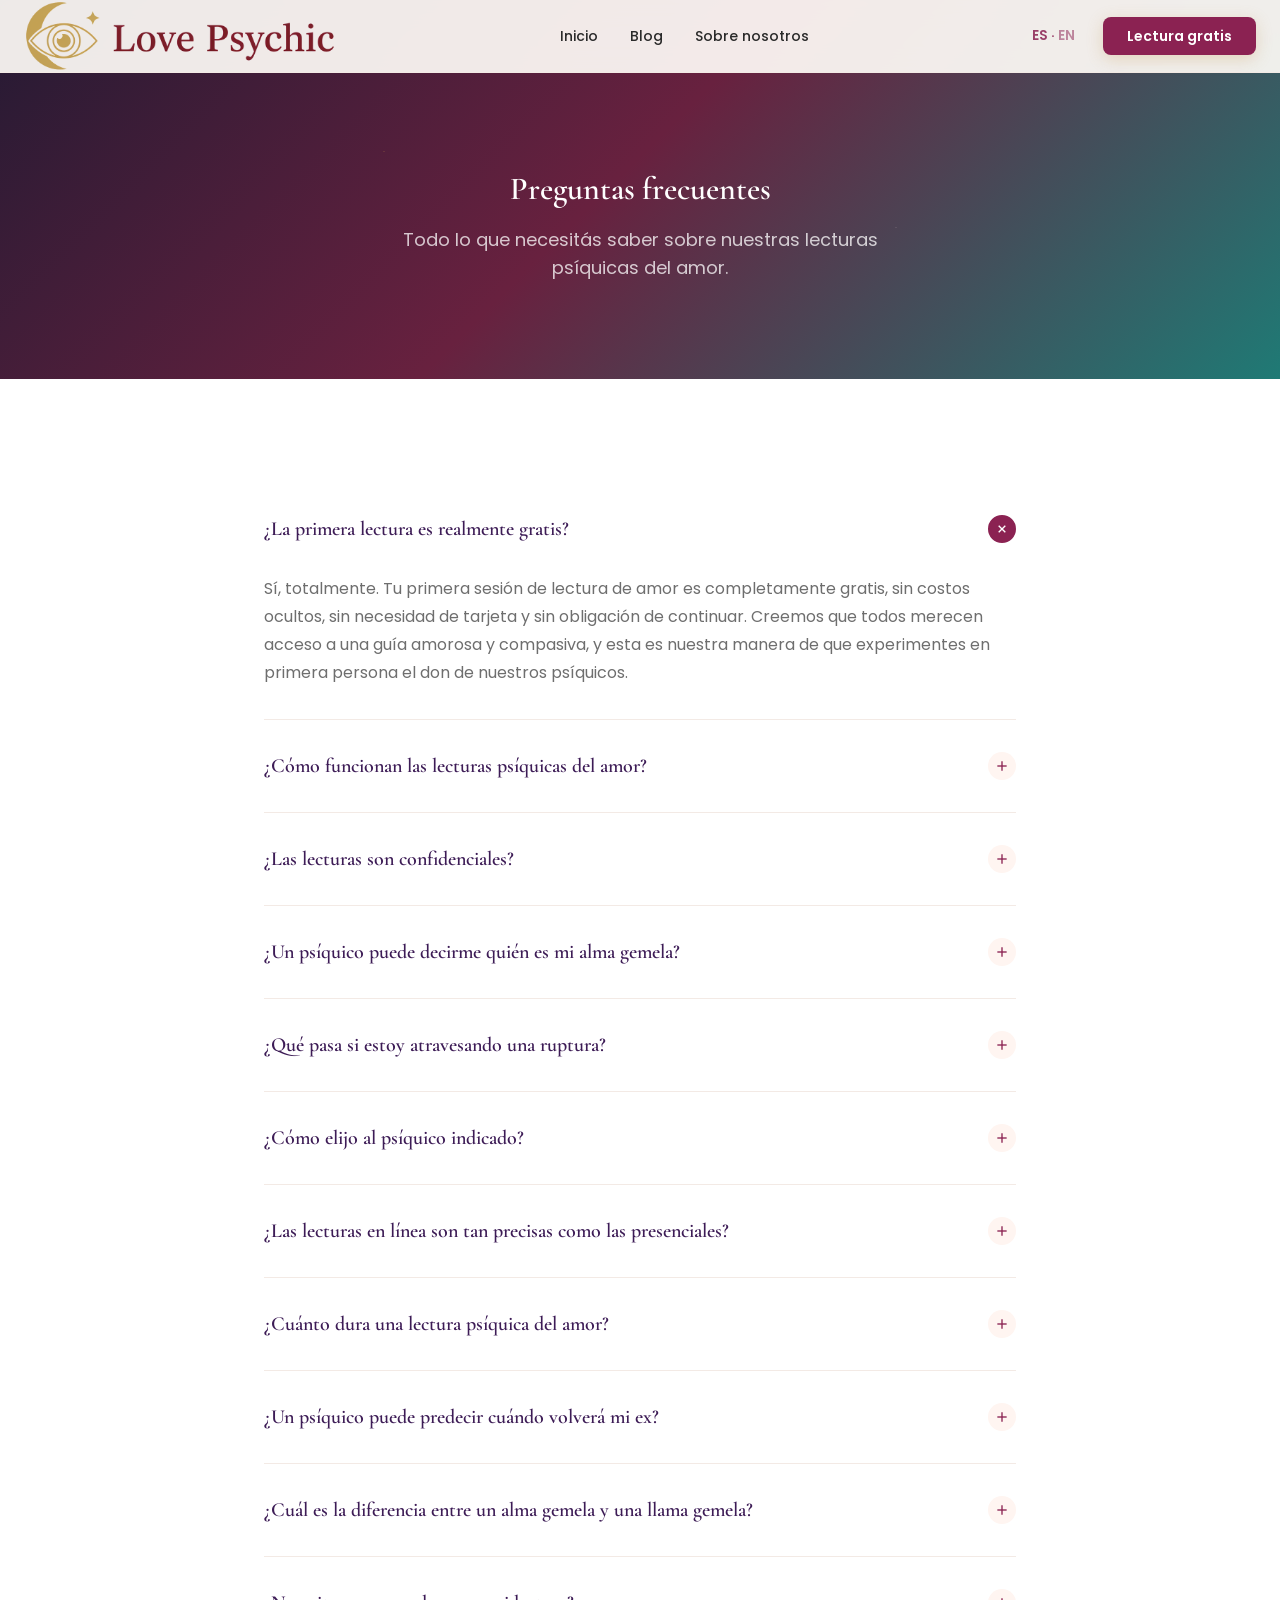
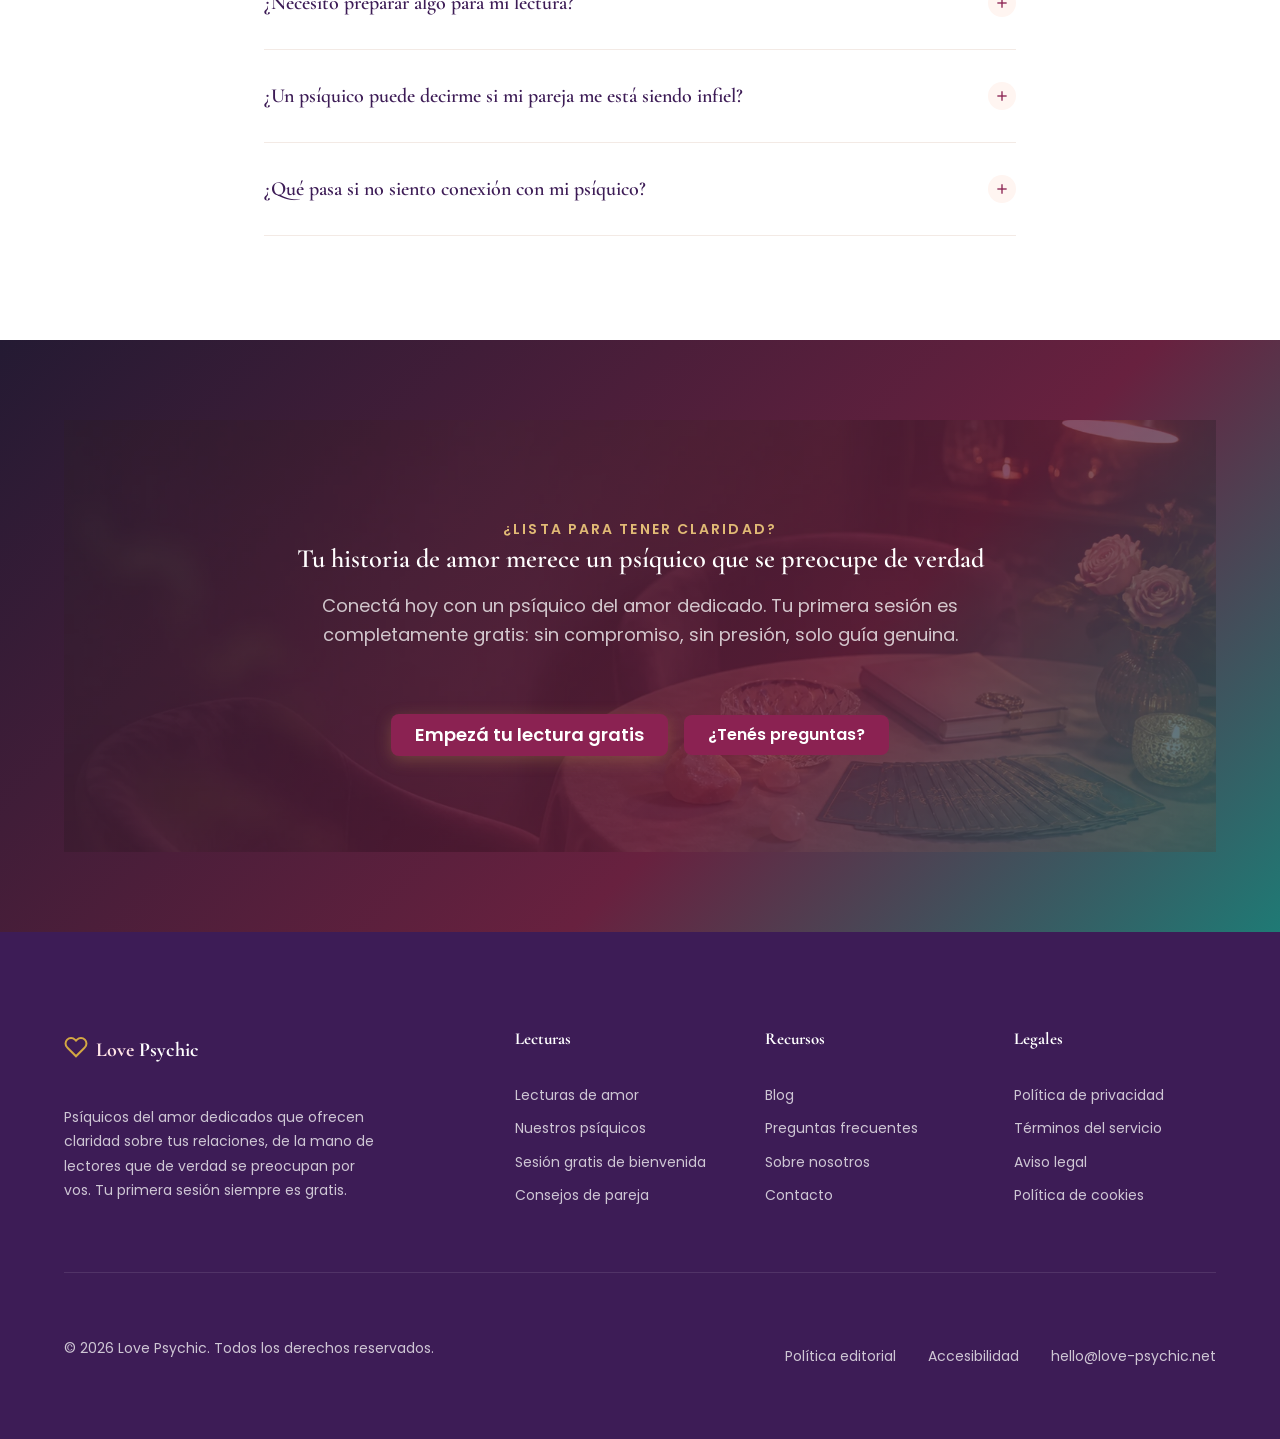
<file: faq/index.html>
<!DOCTYPE html>

<html lang="es">
<head>
<meta charset="utf-8"/>
<meta content="width=device-width, initial-scale=1.0" name="viewport"/>
<link href="https://fonts.googleapis.com" rel="preconnect"/>
<link crossorigin="" href="https://fonts.gstatic.com" rel="preconnect"/>
<title>Preguntas frecuentes sobre lecturas de amor · Respuestas honestas, sin exageraciones</title>
<link href="//fonts.googleapis.com" rel="dns-prefetch">
<!-- BEGIN SEO meta (lp-theme) -->
<meta content="Common questions about love psychic readings: how they work, confidentiality, free sessions, soulmate vs twin flame, choosing the right psychic." name="description">
<meta content="index,follow,max-image-preview:large,max-snippet:-1,max-video-preview:-1" name="robots">
<meta content="en_US" property="og:locale"/>
<meta content="Love Psychic" property="og:site_name"/>
<meta content="website" property="og:type"/>
<meta content="Love Psychic Reading FAQ — Honest Answers, No Hype" property="og:title"/>
<meta content="Common questions about love psychic readings: how they work, confidentiality, free sessions, soulmate vs twin flame, choosing the right psychic." property="og:description"/>
<meta content="https://love-psychic.net/faq/" property="og:url"/>
<meta content="/wp-content/themes/lp-theme/assets/images/hero-love-that-psychic.webp" property="og:image"/>
<meta content="1200" property="og:image:width"/>
<meta content="630" property="og:image:height"/>
<meta content="summary_large_image" name="twitter:card"/>
<meta content="Love Psychic Reading FAQ — Honest Answers, No Hype" name="twitter:title"/>
<meta content="Common questions about love psychic readings: how they work, confidentiality, free sessions, soulmate vs twin flame, choosing the right psychic." name="twitter:description"/>
<meta content="/wp-content/themes/lp-theme/assets/images/hero-love-that-psychic.webp" name="twitter:image"/>
<!-- END SEO meta (lp-theme) -->

<style id="wp-img-auto-sizes-contain-inline-css">
img:is([sizes=auto i],[sizes^="auto," i]){contain-intrinsic-size:3000px 1500px}
/*# sourceURL=wp-img-auto-sizes-contain-inline-css */
</style>
<style id="wp-block-library-inline-css">
:root{--wp-block-synced-color:#7a00df;--wp-block-synced-color--rgb:122,0,223;--wp-bound-block-color:var(--wp-block-synced-color);--wp-editor-canvas-background:#ddd;--wp-admin-theme-color:#007cba;--wp-admin-theme-color--rgb:0,124,186;--wp-admin-theme-color-darker-10:#006ba1;--wp-admin-theme-color-darker-10--rgb:0,107,160.5;--wp-admin-theme-color-darker-20:#005a87;--wp-admin-theme-color-darker-20--rgb:0,90,135;--wp-admin-border-width-focus:2px}@media (min-resolution:192dpi){:root{--wp-admin-border-width-focus:1.5px}}.wp-element-button{cursor:pointer}:root .has-very-light-gray-background-color{background-color:#eee}:root .has-very-dark-gray-background-color{background-color:#313131}:root .has-very-light-gray-color{color:#eee}:root .has-very-dark-gray-color{color:#313131}:root .has-vivid-green-cyan-to-vivid-cyan-blue-gradient-background{background:linear-gradient(135deg,#00d084,#0693e3)}:root .has-purple-crush-gradient-background{background:linear-gradient(135deg,#34e2e4,#4721fb 50%,#ab1dfe)}:root .has-hazy-dawn-gradient-background{background:linear-gradient(135deg,#faaca8,#dad0ec)}:root .has-subdued-olive-gradient-background{background:linear-gradient(135deg,#fafae1,#67a671)}:root .has-atomic-cream-gradient-background{background:linear-gradient(135deg,#fdd79a,#004a59)}:root .has-nightshade-gradient-background{background:linear-gradient(135deg,#330968,#31cdcf)}:root .has-midnight-gradient-background{background:linear-gradient(135deg,#020381,#2874fc)}:root{--wp--preset--font-size--normal:16px;--wp--preset--font-size--huge:42px}.has-regular-font-size{font-size:1em}.has-larger-font-size{font-size:2.625em}.has-normal-font-size{font-size:var(--wp--preset--font-size--normal)}.has-huge-font-size{font-size:var(--wp--preset--font-size--huge)}:root .has-text-align-center{text-align:center}:root .has-text-align-left{text-align:left}:root .has-text-align-right{text-align:right}.has-fit-text{white-space:nowrap!important}#end-resizable-editor-section{display:none}.aligncenter{clear:both}.items-justified-left{justify-content:flex-start}.items-justified-center{justify-content:center}.items-justified-right{justify-content:flex-end}.items-justified-space-between{justify-content:space-between}.screen-reader-text{word-wrap:normal!important;border:0;clip-path:inset(50%);height:1px;margin:-1px;overflow:hidden;padding:0;position:absolute;width:1px;word-break:normal!important}.screen-reader-text:focus{background-color:#ddd;clip-path:none;color:#444;display:block;font-size:1em;height:auto;left:5px;line-height:normal;padding:15px 23px 14px;text-decoration:none;top:5px;width:auto;z-index:100000}html :where(.has-border-color){border-style:solid}html :where([style^=border-color],[style*=";border-color"],[style*="; border-color"]){border-style:solid}html :where([style^=border-top-color],[style*=";border-top-color"],[style*="; border-top-color"]){border-top-style:solid}html :where([style^=border-right-color],[style*=";border-right-color"],[style*="; border-right-color"]){border-right-style:solid}html :where([style^=border-bottom-color],[style*=";border-bottom-color"],[style*="; border-bottom-color"]){border-bottom-style:solid}html :where([style^=border-left-color],[style*=";border-left-color"],[style*="; border-left-color"]){border-left-style:solid}html :where([style^=border-width],[style*=";border-width"],[style*="; border-width"]){border-style:solid}html :where([style^=border-top-width],[style*=";border-top-width"],[style*="; border-top-width"]){border-top-style:solid}html :where([style^=border-right-width],[style*=";border-right-width"],[style*="; border-right-width"]){border-right-style:solid}html :where([style^=border-bottom-width],[style*=";border-bottom-width"],[style*="; border-bottom-width"]){border-bottom-style:solid}html :where([style^=border-left-width],[style*=";border-left-width"],[style*="; border-left-width"]){border-left-style:solid}html :where(img[class*=wp-image-]){height:auto;max-width:100%}:where(figure){margin:0 0 1em}html :where(.is-position-sticky){--wp-admin--admin-bar--position-offset:var(--wp-admin--admin-bar--height,0px)}@media screen and (max-width:600px){html :where(.is-position-sticky){--wp-admin--admin-bar--position-offset:0px}}

/*# sourceURL=/wp-includes/css/dist/block-library/common.min.css */
</style>
<style id="wp-block-image-inline-css">
.wp-block-image>a,.wp-block-image>figure>a{display:inline-block}.wp-block-image img{box-sizing:border-box;height:auto;max-width:100%;vertical-align:bottom}@media not (prefers-reduced-motion){.wp-block-image img.hide{visibility:hidden}.wp-block-image img.show{animation:show-content-image .4s}}.wp-block-image[style*=border-radius] img,.wp-block-image[style*=border-radius]>a{border-radius:inherit}.wp-block-image.has-custom-border img{box-sizing:border-box}.wp-block-image.aligncenter{text-align:center}.wp-block-image.alignfull>a,.wp-block-image.alignwide>a{width:100%}.wp-block-image.alignfull img,.wp-block-image.alignwide img{height:auto;width:100%}.wp-block-image .aligncenter,.wp-block-image .alignleft,.wp-block-image .alignright,.wp-block-image.aligncenter,.wp-block-image.alignleft,.wp-block-image.alignright{display:table}.wp-block-image .aligncenter>figcaption,.wp-block-image .alignleft>figcaption,.wp-block-image .alignright>figcaption,.wp-block-image.aligncenter>figcaption,.wp-block-image.alignleft>figcaption,.wp-block-image.alignright>figcaption{caption-side:bottom;display:table-caption}.wp-block-image .alignleft{float:left;margin:.5em 1em .5em 0}.wp-block-image .alignright{float:right;margin:.5em 0 .5em 1em}.wp-block-image .aligncenter{margin-left:auto;margin-right:auto}.wp-block-image :where(figcaption){margin-bottom:1em;margin-top:.5em}.wp-block-image.is-style-circle-mask img{border-radius:9999px}@supports ((-webkit-mask-image:none) or (mask-image:none)) or (-webkit-mask-image:none){.wp-block-image.is-style-circle-mask img{border-radius:0;-webkit-mask-image:url('data:image/svg+xml;utf8,<svg viewBox="0 0 100 100" xmlns="http://www.w3.org/2000/svg"><circle cx="50" cy="50" r="50"/></svg>');mask-image:url('data:image/svg+xml;utf8,<svg viewBox="0 0 100 100" xmlns="http://www.w3.org/2000/svg"><circle cx="50" cy="50" r="50"/></svg>');mask-mode:alpha;-webkit-mask-position:center;mask-position:center;-webkit-mask-repeat:no-repeat;mask-repeat:no-repeat;-webkit-mask-size:contain;mask-size:contain}}:root :where(.wp-block-image.is-style-rounded img,.wp-block-image .is-style-rounded img){border-radius:9999px}.wp-block-image figure{margin:0}.wp-lightbox-container{display:flex;flex-direction:column;position:relative}.wp-lightbox-container img{cursor:zoom-in}.wp-lightbox-container img:hover+button{opacity:1}.wp-lightbox-container button{align-items:center;backdrop-filter:blur(16px) saturate(180%);background-color:rgba(90,90,90,.25);border:none;border-radius:4px;cursor:zoom-in;display:flex;height:20px;justify-content:center;opacity:0;padding:0;position:absolute;right:16px;text-align:center;top:16px;width:20px;z-index:100}@media not (prefers-reduced-motion){.wp-lightbox-container button{transition:opacity .2s ease}}.wp-lightbox-container button:focus-visible{outline:3px auto rgba(90,90,90,.25);outline:3px auto -webkit-focus-ring-color;outline-offset:3px}.wp-lightbox-container button:hover{cursor:pointer;opacity:1}.wp-lightbox-container button:focus{opacity:1}.wp-lightbox-container button:focus,.wp-lightbox-container button:hover,.wp-lightbox-container button:not(:hover):not(:active):not(.has-background){background-color:rgba(90,90,90,.25);border:none}.wp-lightbox-overlay{box-sizing:border-box;cursor:zoom-out;height:100vh;left:0;overflow:hidden;position:fixed;top:0;visibility:hidden;width:100%;z-index:100000}.wp-lightbox-overlay .wp-lightbox-close-button{align-items:center;cursor:pointer;display:flex;font-family:inherit;gap:8px;justify-content:center;line-height:1;min-height:40px;min-width:40px;padding:0 4px;position:absolute;right:calc(env(safe-area-inset-right) + 16px);top:calc(env(safe-area-inset-top) + 16px);z-index:5000000}.wp-lightbox-overlay .wp-lightbox-close-button:focus,.wp-lightbox-overlay .wp-lightbox-close-button:hover,.wp-lightbox-overlay .wp-lightbox-close-button:not(:hover):not(:active):not(.has-background){background:none;border:none}.wp-lightbox-overlay .wp-lightbox-close-button:has(.wp-lightbox-close-text:not([hidden])) .wp-lightbox-close-icon svg{height:1em;width:1em}.wp-lightbox-overlay .wp-lightbox-close-icon svg{display:block}.wp-lightbox-overlay .wp-lightbox-navigation-button-next,.wp-lightbox-overlay .wp-lightbox-navigation-button-prev{align-items:center;bottom:16px;cursor:pointer;display:flex;font-family:inherit;gap:4px;justify-content:center;line-height:1;min-height:40px;min-width:40px;padding:0 8px;position:absolute;z-index:2000002}.wp-lightbox-overlay .wp-lightbox-navigation-button-next[hidden],.wp-lightbox-overlay .wp-lightbox-navigation-button-prev[hidden]{display:none}@media (min-width:960px){.wp-lightbox-overlay .wp-lightbox-navigation-button-next,.wp-lightbox-overlay .wp-lightbox-navigation-button-prev{bottom:50%;transform:translateY(-50%)}}.wp-lightbox-overlay .wp-lightbox-navigation-button-next:focus,.wp-lightbox-overlay .wp-lightbox-navigation-button-next:hover,.wp-lightbox-overlay .wp-lightbox-navigation-button-next:not(:hover):not(:active):not(.has-background),.wp-lightbox-overlay .wp-lightbox-navigation-button-prev:focus,.wp-lightbox-overlay .wp-lightbox-navigation-button-prev:hover,.wp-lightbox-overlay .wp-lightbox-navigation-button-prev:not(:hover):not(:active):not(.has-background){background:none;border:none;padding:0 8px}.wp-lightbox-overlay .wp-lightbox-navigation-button-next:has(.wp-lightbox-navigation-text:not([hidden])) .wp-lightbox-navigation-icon svg,.wp-lightbox-overlay .wp-lightbox-navigation-button-prev:has(.wp-lightbox-navigation-text:not([hidden])) .wp-lightbox-navigation-icon svg{display:block;height:1.5em;width:1.5em}.wp-lightbox-overlay .wp-lightbox-navigation-button-prev{left:calc(env(safe-area-inset-left) + 16px)}.wp-lightbox-overlay .wp-lightbox-navigation-button-next{right:calc(env(safe-area-inset-right) + 16px)}.wp-lightbox-overlay .wp-lightbox-navigation-icon svg{vertical-align:middle}.wp-lightbox-overlay .lightbox-image-container{height:var(--wp--lightbox-container-height);left:50%;overflow:hidden;position:absolute;top:50%;transform:translate(-50%,-50%);transform-origin:top left;width:var(--wp--lightbox-container-width);z-index:2000001}.wp-lightbox-overlay .wp-block-image{align-items:center;box-sizing:border-box;display:flex;height:100%;justify-content:center;margin:0;position:relative;transform-origin:0 0;width:100%;z-index:3000000}.wp-lightbox-overlay .wp-block-image img{height:var(--wp--lightbox-image-height);min-height:var(--wp--lightbox-image-height);min-width:var(--wp--lightbox-image-width);width:var(--wp--lightbox-image-width)}.wp-lightbox-overlay .wp-block-image figcaption{display:none}.wp-lightbox-overlay button{background:none;border:none}.wp-lightbox-overlay .scrim{background-color:#fff;height:100%;opacity:.9;position:absolute;width:100%;z-index:2000000}.wp-lightbox-overlay.active{visibility:visible}@media not (prefers-reduced-motion){.wp-lightbox-overlay.active{animation:turn-on-visibility .25s both}.wp-lightbox-overlay.active img{animation:turn-on-visibility .35s both}.wp-lightbox-overlay.show-closing-animation:not(.active){animation:turn-off-visibility .35s both}.wp-lightbox-overlay.show-closing-animation:not(.active) img{animation:turn-off-visibility .25s both}.wp-lightbox-overlay.zoom.active{animation:none;opacity:1;visibility:visible}.wp-lightbox-overlay.zoom.active .lightbox-image-container{animation:lightbox-zoom-in .4s}.wp-lightbox-overlay.zoom.active .lightbox-image-container img{animation:none}.wp-lightbox-overlay.zoom.active .scrim{animation:turn-on-visibility .4s forwards}.wp-lightbox-overlay.zoom.show-closing-animation:not(.active){animation:none}.wp-lightbox-overlay.zoom.show-closing-animation:not(.active) .lightbox-image-container{animation:lightbox-zoom-out .4s}.wp-lightbox-overlay.zoom.show-closing-animation:not(.active) .lightbox-image-container img{animation:none}.wp-lightbox-overlay.zoom.show-closing-animation:not(.active) .scrim{animation:turn-off-visibility .4s forwards}}@keyframes show-content-image{0%{visibility:hidden}99%{visibility:hidden}to{visibility:visible}}@keyframes turn-on-visibility{0%{opacity:0}to{opacity:1}}@keyframes turn-off-visibility{0%{opacity:1;visibility:visible}99%{opacity:0;visibility:visible}to{opacity:0;visibility:hidden}}@keyframes lightbox-zoom-in{0%{transform:translate(calc((-100vw + var(--wp--lightbox-scrollbar-width))/2 + var(--wp--lightbox-initial-left-position)),calc(-50vh + var(--wp--lightbox-initial-top-position))) scale(var(--wp--lightbox-scale))}to{transform:translate(-50%,-50%) scale(1)}}@keyframes lightbox-zoom-out{0%{transform:translate(-50%,-50%) scale(1);visibility:visible}99%{visibility:visible}to{transform:translate(calc((-100vw + var(--wp--lightbox-scrollbar-width))/2 + var(--wp--lightbox-initial-left-position)),calc(-50vh + var(--wp--lightbox-initial-top-position))) scale(var(--wp--lightbox-scale));visibility:hidden}}
/*# sourceURL=/wp-includes/blocks/image/style.min.css */
</style>
<style id="classic-theme-styles-inline-css">
/*! This file is auto-generated */
.wp-block-button__link{color:#fff;background-color:#32373c;border-radius:9999px;box-shadow:none;text-decoration:none;padding:calc(.667em + 2px) calc(1.333em + 2px);font-size:1.125em}.wp-block-file__button{background:#32373c;color:#fff;text-decoration:none}
/*# sourceURL=/wp-includes/css/classic-themes.min.css */
</style>
<style id="global-styles-inline-css">
:root{--wp--preset--aspect-ratio--square: 1;--wp--preset--aspect-ratio--4-3: 4/3;--wp--preset--aspect-ratio--3-4: 3/4;--wp--preset--aspect-ratio--3-2: 3/2;--wp--preset--aspect-ratio--2-3: 2/3;--wp--preset--aspect-ratio--16-9: 16/9;--wp--preset--aspect-ratio--9-16: 9/16;--wp--preset--color--black: #000000;--wp--preset--color--cyan-bluish-gray: #abb8c3;--wp--preset--color--white: #ffffff;--wp--preset--color--pale-pink: #f78da7;--wp--preset--color--vivid-red: #cf2e2e;--wp--preset--color--luminous-vivid-orange: #ff6900;--wp--preset--color--luminous-vivid-amber: #fcb900;--wp--preset--color--light-green-cyan: #7bdcb5;--wp--preset--color--vivid-green-cyan: #00d084;--wp--preset--color--pale-cyan-blue: #8ed1fc;--wp--preset--color--vivid-cyan-blue: #0693e3;--wp--preset--color--vivid-purple: #9b51e0;--wp--preset--gradient--vivid-cyan-blue-to-vivid-purple: linear-gradient(135deg,rgb(6,147,227) 0%,rgb(155,81,224) 100%);--wp--preset--gradient--light-green-cyan-to-vivid-green-cyan: linear-gradient(135deg,rgb(122,220,180) 0%,rgb(0,208,130) 100%);--wp--preset--gradient--luminous-vivid-amber-to-luminous-vivid-orange: linear-gradient(135deg,rgb(252,185,0) 0%,rgb(255,105,0) 100%);--wp--preset--gradient--luminous-vivid-orange-to-vivid-red: linear-gradient(135deg,rgb(255,105,0) 0%,rgb(207,46,46) 100%);--wp--preset--gradient--very-light-gray-to-cyan-bluish-gray: linear-gradient(135deg,rgb(238,238,238) 0%,rgb(169,184,195) 100%);--wp--preset--gradient--cool-to-warm-spectrum: linear-gradient(135deg,rgb(74,234,220) 0%,rgb(151,120,209) 20%,rgb(207,42,186) 40%,rgb(238,44,130) 60%,rgb(251,105,98) 80%,rgb(254,248,76) 100%);--wp--preset--gradient--blush-light-purple: linear-gradient(135deg,rgb(255,206,236) 0%,rgb(152,150,240) 100%);--wp--preset--gradient--blush-bordeaux: linear-gradient(135deg,rgb(254,205,165) 0%,rgb(254,45,45) 50%,rgb(107,0,62) 100%);--wp--preset--gradient--luminous-dusk: linear-gradient(135deg,rgb(255,203,112) 0%,rgb(199,81,192) 50%,rgb(65,88,208) 100%);--wp--preset--gradient--pale-ocean: linear-gradient(135deg,rgb(255,245,203) 0%,rgb(182,227,212) 50%,rgb(51,167,181) 100%);--wp--preset--gradient--electric-grass: linear-gradient(135deg,rgb(202,248,128) 0%,rgb(113,206,126) 100%);--wp--preset--gradient--midnight: linear-gradient(135deg,rgb(2,3,129) 0%,rgb(40,116,252) 100%);--wp--preset--font-size--small: 13px;--wp--preset--font-size--medium: 20px;--wp--preset--font-size--large: 36px;--wp--preset--font-size--x-large: 42px;--wp--preset--spacing--20: 0.44rem;--wp--preset--spacing--30: 0.67rem;--wp--preset--spacing--40: 1rem;--wp--preset--spacing--50: 1.5rem;--wp--preset--spacing--60: 2.25rem;--wp--preset--spacing--70: 3.38rem;--wp--preset--spacing--80: 5.06rem;--wp--preset--shadow--natural: 6px 6px 9px rgba(0, 0, 0, 0.2);--wp--preset--shadow--deep: 12px 12px 50px rgba(0, 0, 0, 0.4);--wp--preset--shadow--sharp: 6px 6px 0px rgba(0, 0, 0, 0.2);--wp--preset--shadow--outlined: 6px 6px 0px -3px rgb(255, 255, 255), 6px 6px rgb(0, 0, 0);--wp--preset--shadow--crisp: 6px 6px 0px rgb(0, 0, 0);}.wp-block-button{--wp--preset--dimension--25: 25%;--wp--preset--dimension--50: 50%;--wp--preset--dimension--75: 75%;--wp--preset--dimension--100: 100%;}:where(body) { margin: 0; }:where(.is-layout-flex){gap: 0.5em;}:where(.is-layout-grid){gap: 0.5em;}body .is-layout-flex{display: flex;}.is-layout-flex{flex-wrap: wrap;align-items: center;}.is-layout-flex > :is(*, div){margin: 0;}body .is-layout-grid{display: grid;}.is-layout-grid > :is(*, div){margin: 0;}body{padding-top: 0px;padding-right: 0px;padding-bottom: 0px;padding-left: 0px;}:root :where(.wp-element-button, .wp-block-button__link){background-color: #32373c;border-width: 0;color: #fff;font-family: inherit;font-size: inherit;font-style: inherit;font-weight: inherit;letter-spacing: inherit;line-height: inherit;padding-top: calc(0.667em + 2px);padding-right: calc(1.333em + 2px);padding-bottom: calc(0.667em + 2px);padding-left: calc(1.333em + 2px);text-decoration: none;text-transform: inherit;}.has-black-color{color: var(--wp--preset--color--black) !important;}.has-cyan-bluish-gray-color{color: var(--wp--preset--color--cyan-bluish-gray) !important;}.has-white-color{color: var(--wp--preset--color--white) !important;}.has-pale-pink-color{color: var(--wp--preset--color--pale-pink) !important;}.has-vivid-red-color{color: var(--wp--preset--color--vivid-red) !important;}.has-luminous-vivid-orange-color{color: var(--wp--preset--color--luminous-vivid-orange) !important;}.has-luminous-vivid-amber-color{color: var(--wp--preset--color--luminous-vivid-amber) !important;}.has-light-green-cyan-color{color: var(--wp--preset--color--light-green-cyan) !important;}.has-vivid-green-cyan-color{color: var(--wp--preset--color--vivid-green-cyan) !important;}.has-pale-cyan-blue-color{color: var(--wp--preset--color--pale-cyan-blue) !important;}.has-vivid-cyan-blue-color{color: var(--wp--preset--color--vivid-cyan-blue) !important;}.has-vivid-purple-color{color: var(--wp--preset--color--vivid-purple) !important;}.has-black-background-color{background-color: var(--wp--preset--color--black) !important;}.has-cyan-bluish-gray-background-color{background-color: var(--wp--preset--color--cyan-bluish-gray) !important;}.has-white-background-color{background-color: var(--wp--preset--color--white) !important;}.has-pale-pink-background-color{background-color: var(--wp--preset--color--pale-pink) !important;}.has-vivid-red-background-color{background-color: var(--wp--preset--color--vivid-red) !important;}.has-luminous-vivid-orange-background-color{background-color: var(--wp--preset--color--luminous-vivid-orange) !important;}.has-luminous-vivid-amber-background-color{background-color: var(--wp--preset--color--luminous-vivid-amber) !important;}.has-light-green-cyan-background-color{background-color: var(--wp--preset--color--light-green-cyan) !important;}.has-vivid-green-cyan-background-color{background-color: var(--wp--preset--color--vivid-green-cyan) !important;}.has-pale-cyan-blue-background-color{background-color: var(--wp--preset--color--pale-cyan-blue) !important;}.has-vivid-cyan-blue-background-color{background-color: var(--wp--preset--color--vivid-cyan-blue) !important;}.has-vivid-purple-background-color{background-color: var(--wp--preset--color--vivid-purple) !important;}.has-black-border-color{border-color: var(--wp--preset--color--black) !important;}.has-cyan-bluish-gray-border-color{border-color: var(--wp--preset--color--cyan-bluish-gray) !important;}.has-white-border-color{border-color: var(--wp--preset--color--white) !important;}.has-pale-pink-border-color{border-color: var(--wp--preset--color--pale-pink) !important;}.has-vivid-red-border-color{border-color: var(--wp--preset--color--vivid-red) !important;}.has-luminous-vivid-orange-border-color{border-color: var(--wp--preset--color--luminous-vivid-orange) !important;}.has-luminous-vivid-amber-border-color{border-color: var(--wp--preset--color--luminous-vivid-amber) !important;}.has-light-green-cyan-border-color{border-color: var(--wp--preset--color--light-green-cyan) !important;}.has-vivid-green-cyan-border-color{border-color: var(--wp--preset--color--vivid-green-cyan) !important;}.has-pale-cyan-blue-border-color{border-color: var(--wp--preset--color--pale-cyan-blue) !important;}.has-vivid-cyan-blue-border-color{border-color: var(--wp--preset--color--vivid-cyan-blue) !important;}.has-vivid-purple-border-color{border-color: var(--wp--preset--color--vivid-purple) !important;}.has-vivid-cyan-blue-to-vivid-purple-gradient-background{background: var(--wp--preset--gradient--vivid-cyan-blue-to-vivid-purple) !important;}.has-light-green-cyan-to-vivid-green-cyan-gradient-background{background: var(--wp--preset--gradient--light-green-cyan-to-vivid-green-cyan) !important;}.has-luminous-vivid-amber-to-luminous-vivid-orange-gradient-background{background: var(--wp--preset--gradient--luminous-vivid-amber-to-luminous-vivid-orange) !important;}.has-luminous-vivid-orange-to-vivid-red-gradient-background{background: var(--wp--preset--gradient--luminous-vivid-orange-to-vivid-red) !important;}.has-very-light-gray-to-cyan-bluish-gray-gradient-background{background: var(--wp--preset--gradient--very-light-gray-to-cyan-bluish-gray) !important;}.has-cool-to-warm-spectrum-gradient-background{background: var(--wp--preset--gradient--cool-to-warm-spectrum) !important;}.has-blush-light-purple-gradient-background{background: var(--wp--preset--gradient--blush-light-purple) !important;}.has-blush-bordeaux-gradient-background{background: var(--wp--preset--gradient--blush-bordeaux) !important;}.has-luminous-dusk-gradient-background{background: var(--wp--preset--gradient--luminous-dusk) !important;}.has-pale-ocean-gradient-background{background: var(--wp--preset--gradient--pale-ocean) !important;}.has-electric-grass-gradient-background{background: var(--wp--preset--gradient--electric-grass) !important;}.has-midnight-gradient-background{background: var(--wp--preset--gradient--midnight) !important;}.has-small-font-size{font-size: var(--wp--preset--font-size--small) !important;}.has-medium-font-size{font-size: var(--wp--preset--font-size--medium) !important;}.has-large-font-size{font-size: var(--wp--preset--font-size--large) !important;}.has-x-large-font-size{font-size: var(--wp--preset--font-size--x-large) !important;}
/*# sourceURL=global-styles-inline-css */
</style>
<link as="style" href="https://fonts.googleapis.com/css2?family=Cormorant+Garamond:ital,wght@0,400;0,600;0,700;1,400;1,700&amp;family=Poppins:wght@300;400;500;600;700&amp;display=swap" rel="preload">
<link href="https://fonts.googleapis.com/css2?family=Cormorant+Garamond:ital,wght@0,400;0,600;0,700;1,400;1,700&amp;family=Poppins:wght@300;400;500;600;700&amp;display=swap" id="lp-google-fonts-css" media="print" onload="this.media='all'" rel="stylesheet"/>
<noscript><link href="https://fonts.googleapis.com/css2?family=Cormorant+Garamond:ital,wght@0,400;0,600;0,700;1,400;1,700&amp;family=Poppins:wght@300;400;500;600;700&amp;display=swap" rel="stylesheet"/></noscript>
<link href="/wp-content/themes/lp-theme/assets/css/tokens.css?ver=2.3.3" id="lp-tokens-css" media="all" rel="stylesheet"/>
<link href="/wp-content/themes/lp-theme/assets/css/components.css?ver=2.3.3" id="lp-components-css" media="all" rel="stylesheet"/>
<link href="/wp-content/themes/lp-theme/assets/css/layouts.css?ver=2.3.5" id="lp-layouts-css" media="all" rel="stylesheet"/>
<link href="/wp-content/themes/lp-theme/style.css?ver=2.3.3" id="lp-style-css" media="all" rel="stylesheet"/>
<link rel="canonical" href="https://es.love-psychic.net/faq/" />
<link href="/wp-content/uploads/2026/03/site_3_favicon-150x150.png" rel="icon" sizes="32x32"/>
<link href="/wp-content/uploads/2026/03/site_3_favicon-300x300.png" rel="icon" sizes="192x192"/>
<link href="/wp-content/uploads/2026/03/site_3_favicon-300x300.png" rel="apple-touch-icon"/>
<meta content="/wp-content/uploads/2026/03/site_3_favicon-300x300.png" name="msapplication-TileImage"/>
<style id="wp-custom-css">
:root {
  --color-primary: #8B2252;
  --color-secondary: #3D1C56;
  --color-accent: #D4A843;
  --color-bg: #FFFFFF;
  --color-bg-alt: #F8F5FA;
  --color-text: #2A2A2A;
  --color-text-light: #6E6E6E;
  --color-border: #E5E0E9;
  --color-success: #4CAF50;
  --color-danger: #DC3545;
  --font-heading: 'Cormorant Garamond', serif;
  --font-body: 'Poppins', sans-serif;
  --radius-sm: 4px;
  --radius-md: 8px;
  --radius-lg: 16px;
  --shadow-sm: 0 1px 3px rgba(61,28,86,0.1);
  --shadow-md: 0 4px 12px rgba(61,28,86,0.15);
  --shadow-lg: 0 8px 32px rgba(61,28,86,0.18);
  --spacing-xs: 4px;
  --spacing-sm: 8px;
  --spacing-md: 16px;
  --spacing-lg: 32px;
  --spacing-xl: 64px;
  --transition: 0.2s ease;
}

body{font-family:var(--font-body);color:var(--color-text);line-height:1.6;background:var(--color-bg)}h1,h2,h3,h4,h5,h6{font-family:var(--font-heading);color:var(--color-primary);font-weight:600;line-height:1.3}.btn{background:var(--color-primary);color:white;padding:12px 24px;border-radius:var(--radius-md);border:none;transition:var(--transition)}.btn:hover{background:#a02860}.card{background:white;border-radius:var(--radius-md);padding:var(--spacing-lg);box-shadow:var(--shadow-sm)}.hero{background:linear-gradient(135deg,var(--color-primary),var(--color-secondary));color:white;padding:var(--spacing-xl) 0}
/* --- Heading size normalization --- */
h1, .wp-block-heading.has-xx-large-font-size {
  font-size: clamp(1.6rem, 3vw, 2rem) !important;
}
h2, .wp-block-heading.has-x-large-font-size {
  font-size: clamp(1.35rem, 2.5vw, 1.65rem) !important;
}
h3, .wp-block-heading.has-large-font-size {
  font-size: clamp(1.15rem, 2vw, 1.35rem) !important;
}
h4 {
  font-size: 1.05rem !important;
}

/* === Nav Menu Spacing Fix === */
.main-nav__list {
    gap: var(--spacing-sm) !important;
}

</style>
<link rel="stylesheet" href="/nebula-quiz/quiz.css?v=f5fbce4d1435" data-nebula-quiz="style">
<script src="/nebula-quiz/quiz.js?v=f5fbce4d1435" defer data-nebula-quiz="script"></script>

<!-- i18n hreflang es_subdomain -->
<link rel="alternate" hreflang="en" href="https://love-psychic.net/faq/" />
<link rel="alternate" hreflang="es" href="https://es.love-psychic.net/faq/" />
<link rel="alternate" hreflang="x-default" href="https://love-psychic.net/faq/" />
<link rel="stylesheet" href="/wp-content/themes/lp-theme/assets/css/localized-responsive.css?ver=2.3.5" />
</head>
<body class="wp-singular page-template page-template-page-faq page-template-page-faq-php page page-id-25 wp-custom-logo wp-theme-lp-theme">
<header class="site-header" id="site-header">

    <div class="site-header__inner">

        <a href="/" class="site-logo"><img src="/wp-content/uploads/2026/04/site-logo-v3-1776869568.png" alt="Love Psychic" class="custom-logo" style="max-height:72px;width:auto;"></a>



        <nav class="main-nav" id="main-nav" aria-label="Navegación principal">

            <ul class="main-nav__list"><li class="menu-item menu-item-type-post_type menu-item-object-page menu-item-home current-menu-item page_item current_page_item"><a href="/" aria-current="page">Inicio</a></li>
<li class="menu-item menu-item-type-post_type menu-item-object-page"><a href="https://love-psychic.net/blog/">Blog</a></li>
<li class="menu-item menu-item-type-post_type menu-item-object-page"><a href="/about-us/">Sobre nosotros</a></li>
</ul>        </nav>



        <div class="header-cta">

            <a class="lang-switch" href="https://love-psychic.net/faq/" hreflang="en" title="Read this page in English" style="margin-right:.75rem;font-size:.85rem;font-weight:600;text-decoration:none;opacity:.85;">ES&nbsp;·&nbsp;<span style="opacity:.6;">EN</span></a>

            <a href="/free-intro-session/" class="btn btn--primary btn--sm">Lectura gratis</a>

            <button class="menu-toggle" id="menu-toggle" aria-controls="main-nav" aria-expanded="false" aria-label="Abrir menú">

                <span class="menu-toggle__open"><svg width="24" height="24" viewBox="0 0 24 24" fill="none" stroke="currentColor" stroke-width="2"><line x1="3" y1="12" x2="21" y2="12"/><line x1="3" y1="6" x2="21" y2="6"/><line x1="3" y1="18" x2="21" y2="18"/></svg></span>

                <span class="menu-toggle__close" style="display:none;"><svg width="24" height="24" viewBox="0 0 24 24" fill="none" stroke="currentColor" stroke-width="2"><line x1="18" y1="6" x2="6" y2="18"/><line x1="6" y1="6" x2="18" y2="18"/></svg></span>

            </button>

        </div>

    </div>

</header>
<main id="main-content">


<div class="page-header">
    <div class="page-header__particles"></div>
    <div class="page-header__content container">
        <h1 class="page-header__title">Preguntas frecuentes</h1>
        <p class="page-header__subtitle">Todo lo que necesitás saber sobre nuestras lecturas psíquicas del amor.</p>
    </div>
</div>

<section class="section section--lg">
    <div class="container container--narrow">
                    <div class="faq-item active">
                <button class="faq-item__question">
                    ¿La primera lectura es realmente gratis?                    <span class="faq-item__icon"><svg width="16" height="16" viewBox="0 0 24 24" fill="none" stroke="currentColor" stroke-width="2"><line x1="12" y1="5" x2="12" y2="19"/><line x1="5" y1="12" x2="19" y2="12"/></svg></span>
                </button>
                <div class="faq-item__answer">
                    <p>Sí, totalmente. Tu primera sesión de lectura de amor es completamente gratis, sin costos ocultos, sin necesidad de tarjeta y sin obligación de continuar. Creemos que todos merecen acceso a una guía amorosa y compasiva, y esta es nuestra manera de que experimentes en primera persona el don de nuestros psíquicos.</p>
                </div>
            </div>
                    <div class="faq-item">
                <button class="faq-item__question">
                    ¿Cómo funcionan las lecturas psíquicas del amor?                    <span class="faq-item__icon"><svg width="16" height="16" viewBox="0 0 24 24" fill="none" stroke="currentColor" stroke-width="2"><line x1="12" y1="5" x2="12" y2="19"/><line x1="5" y1="12" x2="19" y2="12"/></svg></span>
                </button>
                <div class="faq-item__answer">
                    <p>Nuestros psíquicos del amor usan una combinación de clarividencia, lectura empática y percepción energética para sintonizar con la energía romántica que rodea tu vida. Vos compartís tu pregunta o situación, y tu psíquico conecta con la energía para brindarte visiones sobre tu pareja, las dinámicas de la relación, los tiempos de los acontecimientos amorosos y una guía para tu camino romántico.</p>
                </div>
            </div>
                    <div class="faq-item">
                <button class="faq-item__question">
                    ¿Las lecturas son confidenciales?                    <span class="faq-item__icon"><svg width="16" height="16" viewBox="0 0 24 24" fill="none" stroke="currentColor" stroke-width="2"><line x1="12" y1="5" x2="12" y2="19"/><line x1="5" y1="12" x2="19" y2="12"/></svg></span>
                </button>
                <div class="faq-item__answer">
                    <p>100% confidenciales. Nos tomamos tu privacidad muy en serio. Nada de lo que compartís durante una lectura se graba, se almacena ni se comparte con nadie, ni siquiera con otros psíquicos de nuestro equipo. Tu información personal está protegida por nuestra estricta política de privacidad, y todas las lecturas se realizan en un espacio seguro y libre de juicios.</p>
                </div>
            </div>
                    <div class="faq-item">
                <button class="faq-item__question">
                    ¿Un psíquico puede decirme quién es mi alma gemela?                    <span class="faq-item__icon"><svg width="16" height="16" viewBox="0 0 24 24" fill="none" stroke="currentColor" stroke-width="2"><line x1="12" y1="5" x2="12" y2="19"/><line x1="5" y1="12" x2="19" y2="12"/></svg></span>
                </button>
                <div class="faq-item__answer">
                    <p>Nuestros especialistas en almas gemelas pueden sintonizar con la energía de tu pareja destinada y compartir visiones sobre su personalidad, su apariencia, cómo podrían conocerse y el momento de esa conexión. Si bien no siempre pueden darte un nombre específico, los detalles que revelan suelen ayudar a los clientes a reconocer a su alma gemela cuando aparece en su vida.</p>
                </div>
            </div>
                    <div class="faq-item">
                <button class="faq-item__question">
                    ¿Qué pasa si estoy atravesando una ruptura?                    <span class="faq-item__icon"><svg width="16" height="16" viewBox="0 0 24 24" fill="none" stroke="currentColor" stroke-width="2"><line x1="12" y1="5" x2="12" y2="19"/><line x1="5" y1="12" x2="19" y2="12"/></svg></span>
                </button>
                <div class="faq-item__answer">
                    <p>Tenemos psíquicos que se especializan específicamente en la sanación de rupturas y la recuperación emocional. Pueden ayudarte a comprender las lecciones espirituales de tu relación pasada, a soltar el dolor emocional que persiste y a acompañarte en el proceso de sanación. Muchos clientes descubren que una lectura de sanación brinda un cierre y una paz que los métodos tradicionales no logran alcanzar.</p>
                </div>
            </div>
                    <div class="faq-item">
                <button class="faq-item__question">
                    ¿Cómo elijo al psíquico indicado?                    <span class="faq-item__icon"><svg width="16" height="16" viewBox="0 0 24 24" fill="none" stroke="currentColor" stroke-width="2"><line x1="12" y1="5" x2="12" y2="19"/><line x1="5" y1="12" x2="19" y2="12"/></svg></span>
                </button>
                <div class="faq-item__answer">
                    <p>Cada uno de nuestros psíquicos tiene especialidades de amor específicas indicadas en su perfil. Recorré nuestros <a href="/our-love-psychics/">perfiles de psíquicos</a> y elegí el que tenga las especialidades que se alinean con tu pregunta. Si tenés dudas, empezá con una lectura de amor general y tu psíquico te guiará hacia el área en la que conviene enfocarse.</p>
                </div>
            </div>
                    <div class="faq-item">
                <button class="faq-item__question">
                    ¿Las lecturas en línea son tan precisas como las presenciales?                    <span class="faq-item__icon"><svg width="16" height="16" viewBox="0 0 24 24" fill="none" stroke="currentColor" stroke-width="2"><line x1="12" y1="5" x2="12" y2="19"/><line x1="5" y1="12" x2="19" y2="12"/></svg></span>
                </button>
                <div class="faq-item__answer">
                    <p>Sí. La energía psíquica no está limitada por la distancia física. Nuestros lectores conectan con tu energía a través de la intención y el enfoque, algo que funciona igual de bien estén en la misma sala o del otro lado del mundo. De hecho, muchos de nuestros psíquicos prefieren las lecturas en línea, porque el espacio digital elimina distracciones visuales y les permite sintonizar con la energía pura.</p>
                </div>
            </div>
                    <div class="faq-item">
                <button class="faq-item__question">
                    ¿Cuánto dura una lectura psíquica del amor?                    <span class="faq-item__icon"><svg width="16" height="16" viewBox="0 0 24 24" fill="none" stroke="currentColor" stroke-width="2"><line x1="12" y1="5" x2="12" y2="19"/><line x1="5" y1="12" x2="19" y2="12"/></svg></span>
                </button>
                <div class="faq-item__answer">
                    <p>Una sesión gratis de bienvenida estándar dura entre 5 y 10 minutos, tiempo suficiente para que tu psíquico sintonice con tu energía y responda tu pregunta más urgente. Las lecturas completas suelen durar entre 20 y 30 minutos para un tema puntual, o entre 45 y 60 minutos para una exploración más profunda de tu vida amorosa. Vos siempre controlás la duración y la profundidad.</p>
                </div>
            </div>
                    <div class="faq-item">
                <button class="faq-item__question">
                    ¿Un psíquico puede predecir cuándo volverá mi ex?                    <span class="faq-item__icon"><svg width="16" height="16" viewBox="0 0 24 24" fill="none" stroke="currentColor" stroke-width="2"><line x1="12" y1="5" x2="12" y2="19"/><line x1="5" y1="12" x2="19" y2="12"/></svg></span>
                </button>
                <div class="faq-item__answer">
                    <p>Nuestros lectores pueden leer la energía actual entre vos y un ex y detectar los patrones que podrían llevar a un reencuentro. Aunque las fechas exactas son poco frecuentes, los psíquicos suelen ver ventanas de oportunidad y, tan importante como eso, pueden decirte si ese reencuentro es para tu mayor bien. A veces la respuesta más amorosa es: &ldquo;no va a volver, pero sí llegará alguien mejor&rdquo;.</p><p></p>
                </div>
            </div>
                    <div class="faq-item">
                <button class="faq-item__question">
                    ¿Cuál es la diferencia entre un alma gemela y una llama gemela?                    <span class="faq-item__icon"><svg width="16" height="16" viewBox="0 0 24 24" fill="none" stroke="currentColor" stroke-width="2"><line x1="12" y1="5" x2="12" y2="19"/><line x1="5" y1="12" x2="19" y2="12"/></svg></span>
                </button>
                <div class="faq-item__answer">
                    <p>Las almas gemelas son conexiones profundas y armoniosas a nivel del alma; podés tener varias a lo largo de la vida, incluidos amigos y familiares. Una llama gemela es más rara: una única alma espejo que dispara un intenso crecimiento personal, a menudo a través de ciclos de separación y reencuentro. Ambas merecen lecturas especializadas: Isabella se enfoca en almas gemelas y Mira se especializa en la energía de llama gemela.</p>
                </div>
            </div>
                    <div class="faq-item">
                <button class="faq-item__question">
                    ¿Necesito preparar algo para mi lectura?                    <span class="faq-item__icon"><svg width="16" height="16" viewBox="0 0 24 24" fill="none" stroke="currentColor" stroke-width="2"><line x1="12" y1="5" x2="12" y2="19"/><line x1="5" y1="12" x2="19" y2="12"/></svg></span>
                </button>
                <div class="faq-item__answer">
                    <p>Solo traé una mente abierta y una o dos preguntas específicas. No necesitás cartas natales, fotos ni nombres. Nuestros lectores sintonizan directamente con tu energía; la preparación que más ayuda es un momento de silencio antes de empezar y la disposición a escuchar respuestas honestas, aunque sean distintas de lo que esperabas.</p>
                </div>
            </div>
                    <div class="faq-item">
                <button class="faq-item__question">
                    ¿Un psíquico puede decirme si mi pareja me está siendo infiel?                    <span class="faq-item__icon"><svg width="16" height="16" viewBox="0 0 24 24" fill="none" stroke="currentColor" stroke-width="2"><line x1="12" y1="5" x2="12" y2="19"/><line x1="5" y1="12" x2="19" y2="12"/></svg></span>
                </button>
                <div class="faq-item__answer">
                    <p>Nuestros lectores pueden percibir los cambios energéticos que suelen acompañar a la deshonestidad: distancia emocional, ansiedad oculta, apego a alguien fuera de la relación. Van a compartir lo que ven, pero la pregunta más poderosa que animamos a hacer a los clientes es: &ldquo;¿cómo se siente esta conexión a nivel del alma y está alineada con el amor que merezco?&rdquo;. Esa respuesta casi siempre es más útil que un sí o un no.</p>
                </div>
            </div>
                    <div class="faq-item">
                <button class="faq-item__question">
                    ¿Qué pasa si no siento conexión con mi psíquico?                    <span class="faq-item__icon"><svg width="16" height="16" viewBox="0 0 24 24" fill="none" stroke="currentColor" stroke-width="2"><line x1="12" y1="5" x2="12" y2="19"/><line x1="5" y1="12" x2="19" y2="12"/></svg></span>
                </button>
                <div class="faq-item__answer">
                    <p>La conexión importa. Si la energía no se siente bien en los primeros minutos, podés terminar la sesión y probar con otro lector sin cargo. Cada lector tiene un estilo de comunicación distinto: encontrar la combinación adecuada es parte del proceso, y queremos que encuentres a alguien que se sienta como un guía y no como un extraño.</p>
                </div>
            </div>
            </div>
</section>


<section class="section section--dark">
    <div class="container">
        <div class="cta-section">
            <div class="cta-section__content">
                <span class="section-label">¿Lista para tener claridad?</span>
                <h2 class="cta-section__title">Tu historia de amor merece un psíquico que se preocupe de verdad</h2>
                <p class="cta-section__text">Conectá hoy con un psíquico del amor dedicado. Tu primera sesión es completamente gratis: sin compromiso, sin presión, solo guía genuina.</p>
                <div style="display: flex; align-items: center; justify-content: center; gap: var(--spacing-md); flex-wrap: wrap;">
                    <a href="/free-intro-session/" class="btn btn--primary btn--lg">Empezá tu lectura gratis</a>
                    <a href="/faq/" class="btn btn--secondary">¿Tenés preguntas?</a>
                </div>
            </div>
        </div>
    </div>
</section>

</main><!-- #main-content -->
<footer class="site-footer">

    <div class="container">

        <div class="footer-grid">

            <div class="footer__brand">

                <a href="/" class="site-logo" style="margin-bottom: var(--spacing-lg); display: inline-flex;">

                    <span class="site-logo__icon" style="color: var(--color-accent);"><svg width="24" height="24" viewBox="0 0 24 24" fill="none" stroke="currentColor" stroke-width="2"><path d="M20.84 4.61a5.5 5.5 0 0 0-7.78 0L12 5.67l-1.06-1.06a5.5 5.5 0 0 0-7.78 7.78l1.06 1.06L12 21.23l7.78-7.78 1.06-1.06a5.5 5.5 0 0 0 0-7.78z"/></svg></span>

                    <span class="site-logo__text" style="color: white;"><span style="color: var(--color-soft);">Love</span> Psychic</span>

                </a>

                <p class="footer__brand-text">Psíquicos del amor dedicados que ofrecen claridad sobre tus relaciones, de la mano de lectores que de verdad se preocupan por vos. Tu primera sesión siempre es gratis.</p>

            </div>



            <div>

                <h4 class="footer__heading">Lecturas</h4>

                <ul class="footer__links">

                    <li><a href="/love-readings/">Lecturas de amor</a></li>

                    <li><a href="/our-love-psychics/">Nuestros psíquicos</a></li>

                    <li><a href="/free-intro-session/">Sesión gratis de bienvenida</a></li>

                    <li><a href="https://love-psychic.net/relationship-advice/">Consejos de pareja</a></li>

                </ul>

            </div>



            <div>

                <h4 class="footer__heading">Recursos</h4>

                <ul class="footer__links">

                    <li><a href="https://love-psychic.net/blog/">Blog</a></li>

                    <li><a href="/faq/">Preguntas frecuentes</a></li>

                    <li><a href="/about-us/">Sobre nosotros</a></li>

                    <li><a href="/contact/">Contacto</a></li>

                </ul>

            </div>



            <div>

                <h4 class="footer__heading">Legales</h4>

                <ul class="footer__links">

                    <li><a href="/privacy-policy/">Política de privacidad</a></li>

                    <li><a href="/terms-of-service/">Términos del servicio</a></li>

                    <li><a href="/disclaimer/">Aviso legal</a></li>

                    <li><a href="/cookie-policy/">Política de cookies</a></li>

                </ul>

            </div>

        </div>



        <div class="footer-bottom">

            <p class="footer-bottom__copy">&copy; 2026 Love Psychic. Todos los derechos reservados.</p>

            <ul class="footer-bottom__links">

                <li><a href="https://love-psychic.net/editorial-policy/">Política editorial</a></li>

                <li><a href="https://love-psychic.net/accessibility/">Accesibilidad</a></li>

                <li><a href="mailto:hello@love-psychic.net">hello@love-psychic.net</a></li>

            </ul>

        </div>

    </div>

</footer>
<script type="speculationrules">
{"prefetch":[{"source":"document","where":{"and":[{"href_matches":"/*"},{"not":{"href_matches":["/wp-*.php","/wp-admin/*","/wp-content/uploads/*","/wp-content/*","/wp-content/plugins/*","/wp-content/themes/lp-theme/*","/*\\?(.+)"]}},{"not":{"selector_matches":"a[rel~=\"nofollow\"]"}},{"not":{"selector_matches":".no-prefetch, .no-prefetch a"}}]},"eagerness":"conservative"}]}
</script>
<script id="lp-navigation-js" src="/wp-content/themes/lp-theme/assets/js/navigation.js?ver=2.3.3"></script>
<script id="lp-main-js" src="/wp-content/themes/lp-theme/assets/js/main.js?ver=2.3.3"></script>
</body>
</html>
</file>
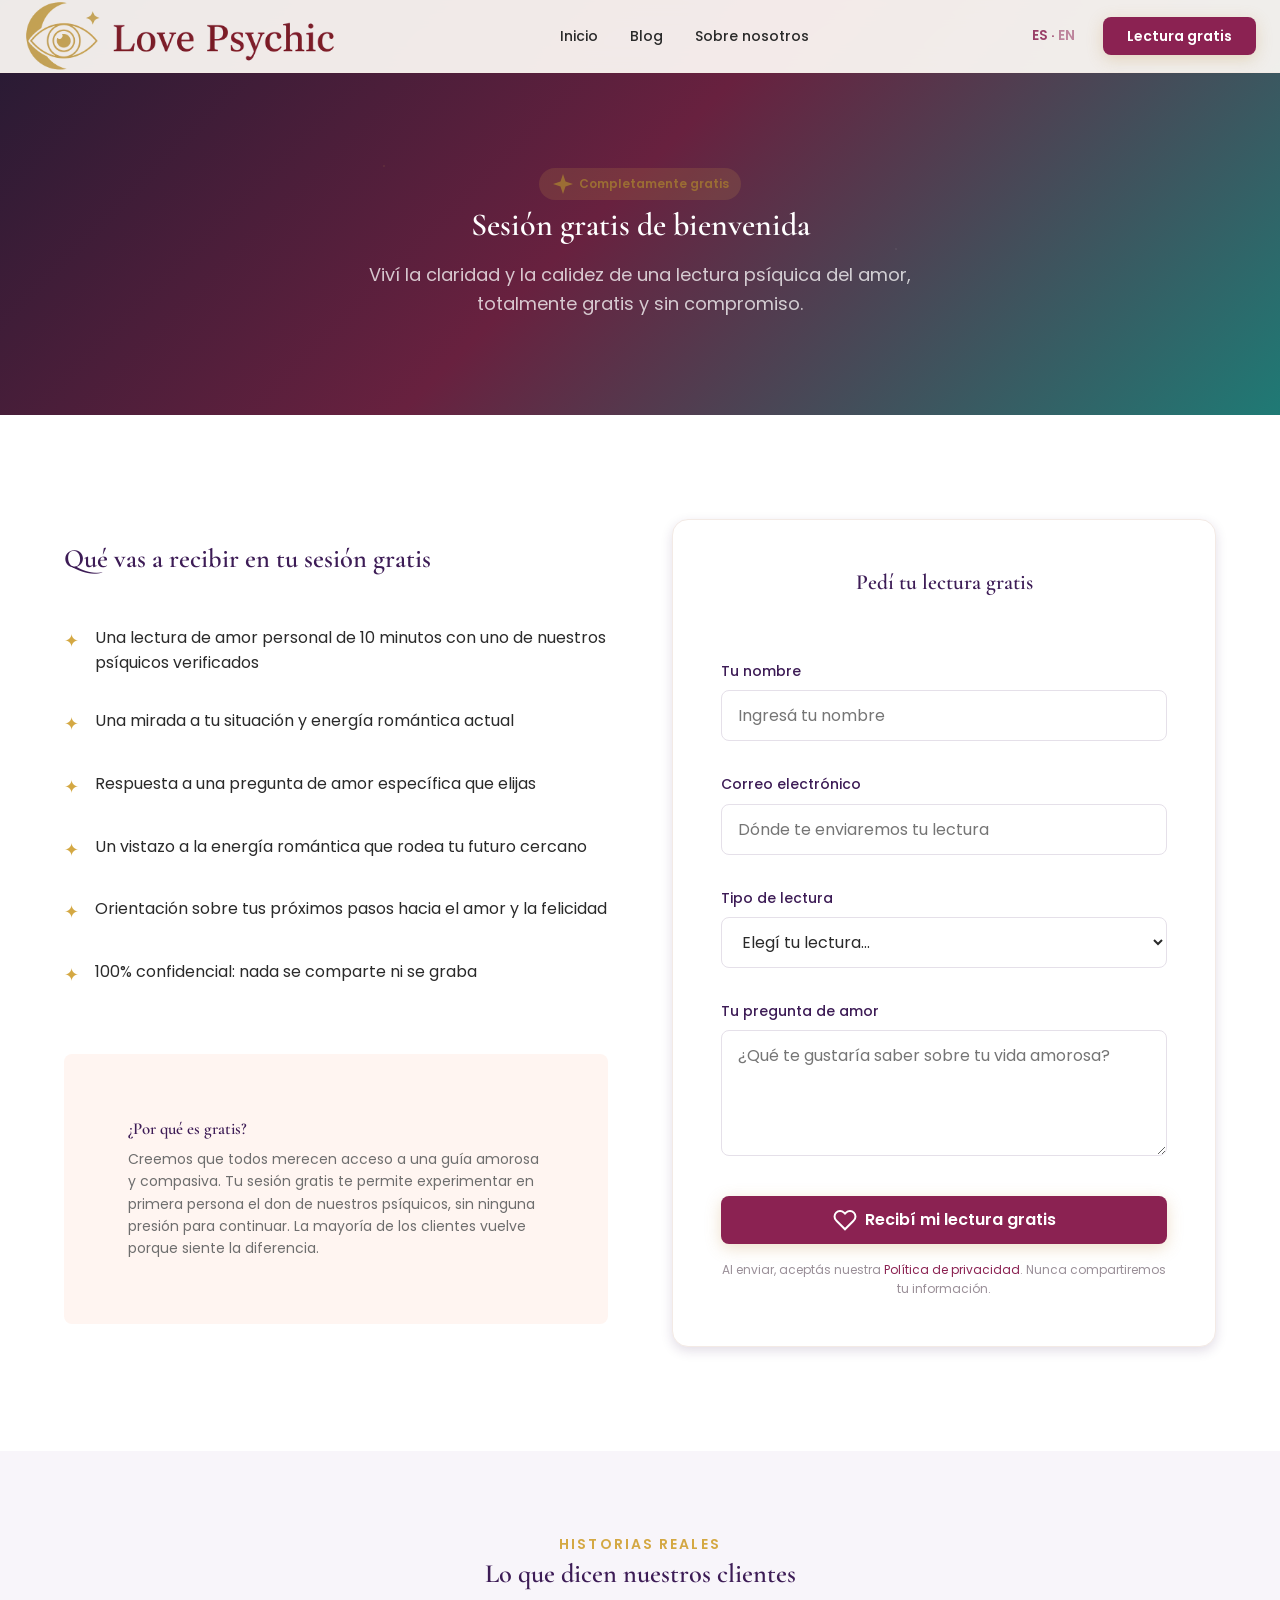
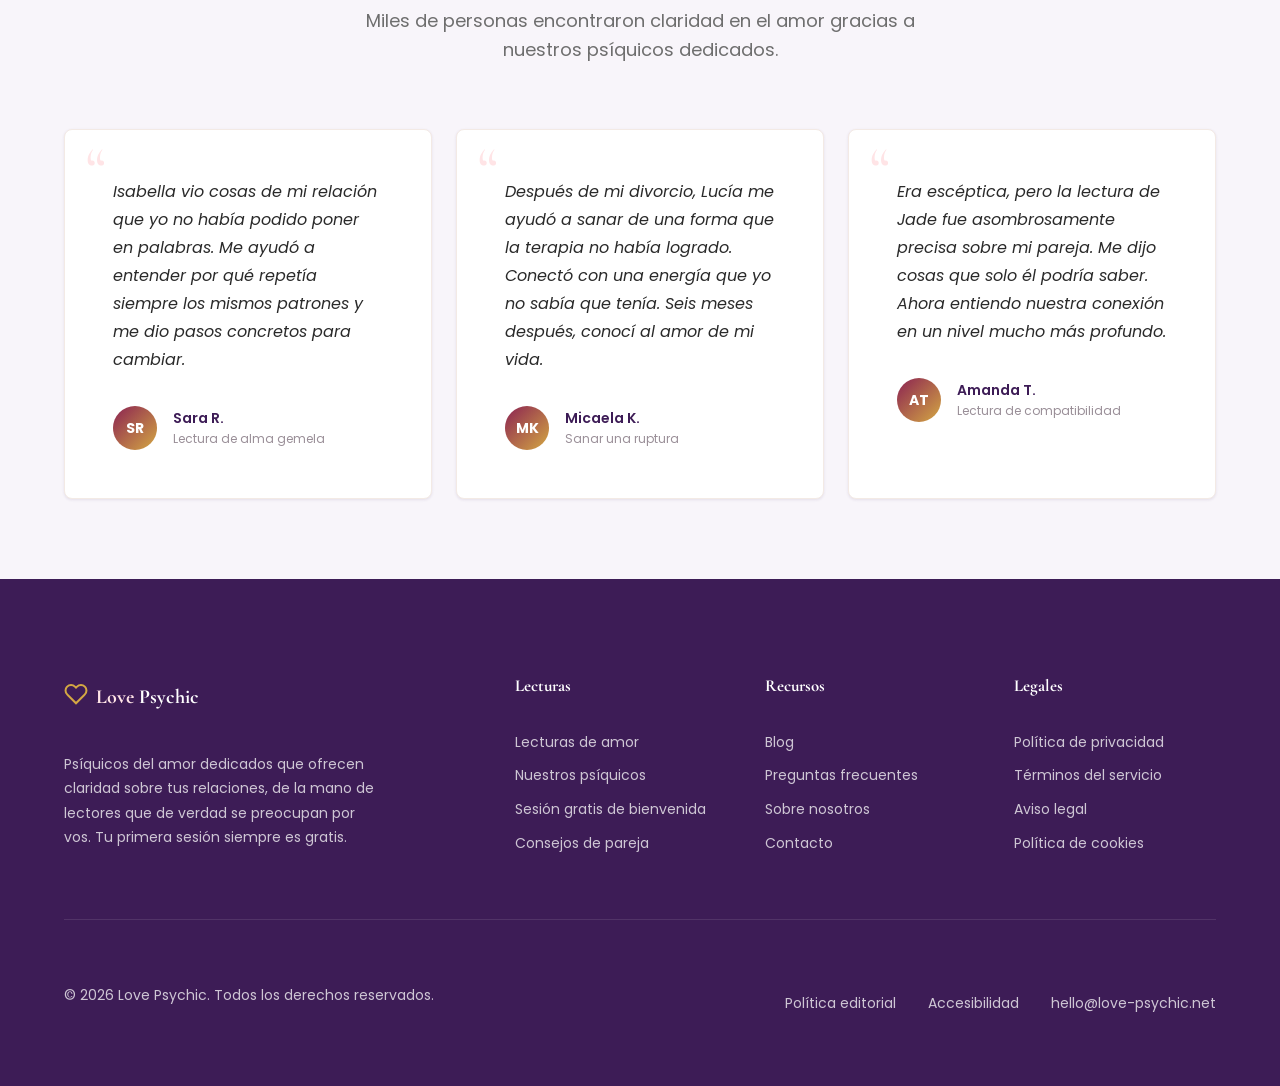
<file: free-intro-session/index.html>
<!DOCTYPE html>

<html lang="es">
<head>
<meta charset="utf-8"/>
<meta content="width=device-width, initial-scale=1.0" name="viewport"/>
<link href="https://fonts.googleapis.com" rel="preconnect"/>
<link crossorigin="" href="https://fonts.gstatic.com" rel="preconnect"/>
<title>Sesión gratis de bienvenida con un psíquico del amor · Sin tarjeta</title>
<link href="//fonts.googleapis.com" rel="dns-prefetch">
<!-- BEGIN SEO meta (lp-theme) -->
<meta content="Get a free 5–10 minute intro reading with a verified love psychic. Ask one question, no card on file, complete privacy." name="description">
<meta content="index,follow,max-image-preview:large,max-snippet:-1,max-video-preview:-1" name="robots">
<meta content="en_US" property="og:locale"/>
<meta content="Love Psychic" property="og:site_name"/>
<meta content="website" property="og:type"/>
<meta content="Free Love Psychic Intro Session — No Credit Card Required" property="og:title"/>
<meta content="Get a free 5–10 minute intro reading with a verified love psychic. Ask one question, no card on file, complete privacy." property="og:description"/>
<meta content="https://love-psychic.net/free-intro-session/" property="og:url"/>
<meta content="/wp-content/themes/lp-theme/assets/images/hero-love-that-psychic.webp" property="og:image"/>
<meta content="1200" property="og:image:width"/>
<meta content="630" property="og:image:height"/>
<meta content="summary_large_image" name="twitter:card"/>
<meta content="Free Love Psychic Intro Session — No Credit Card Required" name="twitter:title"/>
<meta content="Get a free 5–10 minute intro reading with a verified love psychic. Ask one question, no card on file, complete privacy." name="twitter:description"/>
<meta content="/wp-content/themes/lp-theme/assets/images/hero-love-that-psychic.webp" name="twitter:image"/>
<!-- END SEO meta (lp-theme) -->

<style id="wp-img-auto-sizes-contain-inline-css">
img:is([sizes=auto i],[sizes^="auto," i]){contain-intrinsic-size:3000px 1500px}
/*# sourceURL=wp-img-auto-sizes-contain-inline-css */
</style>
<style id="wp-block-library-inline-css">
:root{--wp-block-synced-color:#7a00df;--wp-block-synced-color--rgb:122,0,223;--wp-bound-block-color:var(--wp-block-synced-color);--wp-editor-canvas-background:#ddd;--wp-admin-theme-color:#007cba;--wp-admin-theme-color--rgb:0,124,186;--wp-admin-theme-color-darker-10:#006ba1;--wp-admin-theme-color-darker-10--rgb:0,107,160.5;--wp-admin-theme-color-darker-20:#005a87;--wp-admin-theme-color-darker-20--rgb:0,90,135;--wp-admin-border-width-focus:2px}@media (min-resolution:192dpi){:root{--wp-admin-border-width-focus:1.5px}}.wp-element-button{cursor:pointer}:root .has-very-light-gray-background-color{background-color:#eee}:root .has-very-dark-gray-background-color{background-color:#313131}:root .has-very-light-gray-color{color:#eee}:root .has-very-dark-gray-color{color:#313131}:root .has-vivid-green-cyan-to-vivid-cyan-blue-gradient-background{background:linear-gradient(135deg,#00d084,#0693e3)}:root .has-purple-crush-gradient-background{background:linear-gradient(135deg,#34e2e4,#4721fb 50%,#ab1dfe)}:root .has-hazy-dawn-gradient-background{background:linear-gradient(135deg,#faaca8,#dad0ec)}:root .has-subdued-olive-gradient-background{background:linear-gradient(135deg,#fafae1,#67a671)}:root .has-atomic-cream-gradient-background{background:linear-gradient(135deg,#fdd79a,#004a59)}:root .has-nightshade-gradient-background{background:linear-gradient(135deg,#330968,#31cdcf)}:root .has-midnight-gradient-background{background:linear-gradient(135deg,#020381,#2874fc)}:root{--wp--preset--font-size--normal:16px;--wp--preset--font-size--huge:42px}.has-regular-font-size{font-size:1em}.has-larger-font-size{font-size:2.625em}.has-normal-font-size{font-size:var(--wp--preset--font-size--normal)}.has-huge-font-size{font-size:var(--wp--preset--font-size--huge)}:root .has-text-align-center{text-align:center}:root .has-text-align-left{text-align:left}:root .has-text-align-right{text-align:right}.has-fit-text{white-space:nowrap!important}#end-resizable-editor-section{display:none}.aligncenter{clear:both}.items-justified-left{justify-content:flex-start}.items-justified-center{justify-content:center}.items-justified-right{justify-content:flex-end}.items-justified-space-between{justify-content:space-between}.screen-reader-text{word-wrap:normal!important;border:0;clip-path:inset(50%);height:1px;margin:-1px;overflow:hidden;padding:0;position:absolute;width:1px;word-break:normal!important}.screen-reader-text:focus{background-color:#ddd;clip-path:none;color:#444;display:block;font-size:1em;height:auto;left:5px;line-height:normal;padding:15px 23px 14px;text-decoration:none;top:5px;width:auto;z-index:100000}html :where(.has-border-color){border-style:solid}html :where([style^=border-color],[style*=";border-color"],[style*="; border-color"]){border-style:solid}html :where([style^=border-top-color],[style*=";border-top-color"],[style*="; border-top-color"]){border-top-style:solid}html :where([style^=border-right-color],[style*=";border-right-color"],[style*="; border-right-color"]){border-right-style:solid}html :where([style^=border-bottom-color],[style*=";border-bottom-color"],[style*="; border-bottom-color"]){border-bottom-style:solid}html :where([style^=border-left-color],[style*=";border-left-color"],[style*="; border-left-color"]){border-left-style:solid}html :where([style^=border-width],[style*=";border-width"],[style*="; border-width"]){border-style:solid}html :where([style^=border-top-width],[style*=";border-top-width"],[style*="; border-top-width"]){border-top-style:solid}html :where([style^=border-right-width],[style*=";border-right-width"],[style*="; border-right-width"]){border-right-style:solid}html :where([style^=border-bottom-width],[style*=";border-bottom-width"],[style*="; border-bottom-width"]){border-bottom-style:solid}html :where([style^=border-left-width],[style*=";border-left-width"],[style*="; border-left-width"]){border-left-style:solid}html :where(img[class*=wp-image-]){height:auto;max-width:100%}:where(figure){margin:0 0 1em}html :where(.is-position-sticky){--wp-admin--admin-bar--position-offset:var(--wp-admin--admin-bar--height,0px)}@media screen and (max-width:600px){html :where(.is-position-sticky){--wp-admin--admin-bar--position-offset:0px}}

/*# sourceURL=/wp-includes/css/dist/block-library/common.min.css */
</style>
<style id="classic-theme-styles-inline-css">
/*! This file is auto-generated */
.wp-block-button__link{color:#fff;background-color:#32373c;border-radius:9999px;box-shadow:none;text-decoration:none;padding:calc(.667em + 2px) calc(1.333em + 2px);font-size:1.125em}.wp-block-file__button{background:#32373c;color:#fff;text-decoration:none}
/*# sourceURL=/wp-includes/css/classic-themes.min.css */
</style>
<style id="global-styles-inline-css">
:root{--wp--preset--aspect-ratio--square: 1;--wp--preset--aspect-ratio--4-3: 4/3;--wp--preset--aspect-ratio--3-4: 3/4;--wp--preset--aspect-ratio--3-2: 3/2;--wp--preset--aspect-ratio--2-3: 2/3;--wp--preset--aspect-ratio--16-9: 16/9;--wp--preset--aspect-ratio--9-16: 9/16;--wp--preset--color--black: #000000;--wp--preset--color--cyan-bluish-gray: #abb8c3;--wp--preset--color--white: #ffffff;--wp--preset--color--pale-pink: #f78da7;--wp--preset--color--vivid-red: #cf2e2e;--wp--preset--color--luminous-vivid-orange: #ff6900;--wp--preset--color--luminous-vivid-amber: #fcb900;--wp--preset--color--light-green-cyan: #7bdcb5;--wp--preset--color--vivid-green-cyan: #00d084;--wp--preset--color--pale-cyan-blue: #8ed1fc;--wp--preset--color--vivid-cyan-blue: #0693e3;--wp--preset--color--vivid-purple: #9b51e0;--wp--preset--gradient--vivid-cyan-blue-to-vivid-purple: linear-gradient(135deg,rgb(6,147,227) 0%,rgb(155,81,224) 100%);--wp--preset--gradient--light-green-cyan-to-vivid-green-cyan: linear-gradient(135deg,rgb(122,220,180) 0%,rgb(0,208,130) 100%);--wp--preset--gradient--luminous-vivid-amber-to-luminous-vivid-orange: linear-gradient(135deg,rgb(252,185,0) 0%,rgb(255,105,0) 100%);--wp--preset--gradient--luminous-vivid-orange-to-vivid-red: linear-gradient(135deg,rgb(255,105,0) 0%,rgb(207,46,46) 100%);--wp--preset--gradient--very-light-gray-to-cyan-bluish-gray: linear-gradient(135deg,rgb(238,238,238) 0%,rgb(169,184,195) 100%);--wp--preset--gradient--cool-to-warm-spectrum: linear-gradient(135deg,rgb(74,234,220) 0%,rgb(151,120,209) 20%,rgb(207,42,186) 40%,rgb(238,44,130) 60%,rgb(251,105,98) 80%,rgb(254,248,76) 100%);--wp--preset--gradient--blush-light-purple: linear-gradient(135deg,rgb(255,206,236) 0%,rgb(152,150,240) 100%);--wp--preset--gradient--blush-bordeaux: linear-gradient(135deg,rgb(254,205,165) 0%,rgb(254,45,45) 50%,rgb(107,0,62) 100%);--wp--preset--gradient--luminous-dusk: linear-gradient(135deg,rgb(255,203,112) 0%,rgb(199,81,192) 50%,rgb(65,88,208) 100%);--wp--preset--gradient--pale-ocean: linear-gradient(135deg,rgb(255,245,203) 0%,rgb(182,227,212) 50%,rgb(51,167,181) 100%);--wp--preset--gradient--electric-grass: linear-gradient(135deg,rgb(202,248,128) 0%,rgb(113,206,126) 100%);--wp--preset--gradient--midnight: linear-gradient(135deg,rgb(2,3,129) 0%,rgb(40,116,252) 100%);--wp--preset--font-size--small: 13px;--wp--preset--font-size--medium: 20px;--wp--preset--font-size--large: 36px;--wp--preset--font-size--x-large: 42px;--wp--preset--spacing--20: 0.44rem;--wp--preset--spacing--30: 0.67rem;--wp--preset--spacing--40: 1rem;--wp--preset--spacing--50: 1.5rem;--wp--preset--spacing--60: 2.25rem;--wp--preset--spacing--70: 3.38rem;--wp--preset--spacing--80: 5.06rem;--wp--preset--shadow--natural: 6px 6px 9px rgba(0, 0, 0, 0.2);--wp--preset--shadow--deep: 12px 12px 50px rgba(0, 0, 0, 0.4);--wp--preset--shadow--sharp: 6px 6px 0px rgba(0, 0, 0, 0.2);--wp--preset--shadow--outlined: 6px 6px 0px -3px rgb(255, 255, 255), 6px 6px rgb(0, 0, 0);--wp--preset--shadow--crisp: 6px 6px 0px rgb(0, 0, 0);}.wp-block-button{--wp--preset--dimension--25: 25%;--wp--preset--dimension--50: 50%;--wp--preset--dimension--75: 75%;--wp--preset--dimension--100: 100%;}:where(body) { margin: 0; }:where(.is-layout-flex){gap: 0.5em;}:where(.is-layout-grid){gap: 0.5em;}body .is-layout-flex{display: flex;}.is-layout-flex{flex-wrap: wrap;align-items: center;}.is-layout-flex > :is(*, div){margin: 0;}body .is-layout-grid{display: grid;}.is-layout-grid > :is(*, div){margin: 0;}body{padding-top: 0px;padding-right: 0px;padding-bottom: 0px;padding-left: 0px;}:root :where(.wp-element-button, .wp-block-button__link){background-color: #32373c;border-width: 0;color: #fff;font-family: inherit;font-size: inherit;font-style: inherit;font-weight: inherit;letter-spacing: inherit;line-height: inherit;padding-top: calc(0.667em + 2px);padding-right: calc(1.333em + 2px);padding-bottom: calc(0.667em + 2px);padding-left: calc(1.333em + 2px);text-decoration: none;text-transform: inherit;}.has-black-color{color: var(--wp--preset--color--black) !important;}.has-cyan-bluish-gray-color{color: var(--wp--preset--color--cyan-bluish-gray) !important;}.has-white-color{color: var(--wp--preset--color--white) !important;}.has-pale-pink-color{color: var(--wp--preset--color--pale-pink) !important;}.has-vivid-red-color{color: var(--wp--preset--color--vivid-red) !important;}.has-luminous-vivid-orange-color{color: var(--wp--preset--color--luminous-vivid-orange) !important;}.has-luminous-vivid-amber-color{color: var(--wp--preset--color--luminous-vivid-amber) !important;}.has-light-green-cyan-color{color: var(--wp--preset--color--light-green-cyan) !important;}.has-vivid-green-cyan-color{color: var(--wp--preset--color--vivid-green-cyan) !important;}.has-pale-cyan-blue-color{color: var(--wp--preset--color--pale-cyan-blue) !important;}.has-vivid-cyan-blue-color{color: var(--wp--preset--color--vivid-cyan-blue) !important;}.has-vivid-purple-color{color: var(--wp--preset--color--vivid-purple) !important;}.has-black-background-color{background-color: var(--wp--preset--color--black) !important;}.has-cyan-bluish-gray-background-color{background-color: var(--wp--preset--color--cyan-bluish-gray) !important;}.has-white-background-color{background-color: var(--wp--preset--color--white) !important;}.has-pale-pink-background-color{background-color: var(--wp--preset--color--pale-pink) !important;}.has-vivid-red-background-color{background-color: var(--wp--preset--color--vivid-red) !important;}.has-luminous-vivid-orange-background-color{background-color: var(--wp--preset--color--luminous-vivid-orange) !important;}.has-luminous-vivid-amber-background-color{background-color: var(--wp--preset--color--luminous-vivid-amber) !important;}.has-light-green-cyan-background-color{background-color: var(--wp--preset--color--light-green-cyan) !important;}.has-vivid-green-cyan-background-color{background-color: var(--wp--preset--color--vivid-green-cyan) !important;}.has-pale-cyan-blue-background-color{background-color: var(--wp--preset--color--pale-cyan-blue) !important;}.has-vivid-cyan-blue-background-color{background-color: var(--wp--preset--color--vivid-cyan-blue) !important;}.has-vivid-purple-background-color{background-color: var(--wp--preset--color--vivid-purple) !important;}.has-black-border-color{border-color: var(--wp--preset--color--black) !important;}.has-cyan-bluish-gray-border-color{border-color: var(--wp--preset--color--cyan-bluish-gray) !important;}.has-white-border-color{border-color: var(--wp--preset--color--white) !important;}.has-pale-pink-border-color{border-color: var(--wp--preset--color--pale-pink) !important;}.has-vivid-red-border-color{border-color: var(--wp--preset--color--vivid-red) !important;}.has-luminous-vivid-orange-border-color{border-color: var(--wp--preset--color--luminous-vivid-orange) !important;}.has-luminous-vivid-amber-border-color{border-color: var(--wp--preset--color--luminous-vivid-amber) !important;}.has-light-green-cyan-border-color{border-color: var(--wp--preset--color--light-green-cyan) !important;}.has-vivid-green-cyan-border-color{border-color: var(--wp--preset--color--vivid-green-cyan) !important;}.has-pale-cyan-blue-border-color{border-color: var(--wp--preset--color--pale-cyan-blue) !important;}.has-vivid-cyan-blue-border-color{border-color: var(--wp--preset--color--vivid-cyan-blue) !important;}.has-vivid-purple-border-color{border-color: var(--wp--preset--color--vivid-purple) !important;}.has-vivid-cyan-blue-to-vivid-purple-gradient-background{background: var(--wp--preset--gradient--vivid-cyan-blue-to-vivid-purple) !important;}.has-light-green-cyan-to-vivid-green-cyan-gradient-background{background: var(--wp--preset--gradient--light-green-cyan-to-vivid-green-cyan) !important;}.has-luminous-vivid-amber-to-luminous-vivid-orange-gradient-background{background: var(--wp--preset--gradient--luminous-vivid-amber-to-luminous-vivid-orange) !important;}.has-luminous-vivid-orange-to-vivid-red-gradient-background{background: var(--wp--preset--gradient--luminous-vivid-orange-to-vivid-red) !important;}.has-very-light-gray-to-cyan-bluish-gray-gradient-background{background: var(--wp--preset--gradient--very-light-gray-to-cyan-bluish-gray) !important;}.has-cool-to-warm-spectrum-gradient-background{background: var(--wp--preset--gradient--cool-to-warm-spectrum) !important;}.has-blush-light-purple-gradient-background{background: var(--wp--preset--gradient--blush-light-purple) !important;}.has-blush-bordeaux-gradient-background{background: var(--wp--preset--gradient--blush-bordeaux) !important;}.has-luminous-dusk-gradient-background{background: var(--wp--preset--gradient--luminous-dusk) !important;}.has-pale-ocean-gradient-background{background: var(--wp--preset--gradient--pale-ocean) !important;}.has-electric-grass-gradient-background{background: var(--wp--preset--gradient--electric-grass) !important;}.has-midnight-gradient-background{background: var(--wp--preset--gradient--midnight) !important;}.has-small-font-size{font-size: var(--wp--preset--font-size--small) !important;}.has-medium-font-size{font-size: var(--wp--preset--font-size--medium) !important;}.has-large-font-size{font-size: var(--wp--preset--font-size--large) !important;}.has-x-large-font-size{font-size: var(--wp--preset--font-size--x-large) !important;}
/*# sourceURL=global-styles-inline-css */
</style>
<link as="style" href="https://fonts.googleapis.com/css2?family=Cormorant+Garamond:ital,wght@0,400;0,600;0,700;1,400;1,700&amp;family=Poppins:wght@300;400;500;600;700&amp;display=swap" rel="preload">
<link href="https://fonts.googleapis.com/css2?family=Cormorant+Garamond:ital,wght@0,400;0,600;0,700;1,400;1,700&amp;family=Poppins:wght@300;400;500;600;700&amp;display=swap" id="lp-google-fonts-css" media="print" onload="this.media='all'" rel="stylesheet"/>
<noscript><link href="https://fonts.googleapis.com/css2?family=Cormorant+Garamond:ital,wght@0,400;0,600;0,700;1,400;1,700&amp;family=Poppins:wght@300;400;500;600;700&amp;display=swap" rel="stylesheet"/></noscript>
<link href="/wp-content/themes/lp-theme/assets/css/tokens.css?ver=2.3.3" id="lp-tokens-css" media="all" rel="stylesheet"/>
<link href="/wp-content/themes/lp-theme/assets/css/components.css?ver=2.3.3" id="lp-components-css" media="all" rel="stylesheet"/>
<link href="/wp-content/themes/lp-theme/assets/css/layouts.css?ver=2.3.5" id="lp-layouts-css" media="all" rel="stylesheet"/>
<link href="/wp-content/themes/lp-theme/style.css?ver=2.3.3" id="lp-style-css" media="all" rel="stylesheet"/>
<link rel="canonical" href="https://es.love-psychic.net/free-intro-session/" />
<link href="/wp-content/uploads/2026/03/site_3_favicon-150x150.png" rel="icon" sizes="32x32"/>
<link href="/wp-content/uploads/2026/03/site_3_favicon-300x300.png" rel="icon" sizes="192x192"/>
<link href="/wp-content/uploads/2026/03/site_3_favicon-300x300.png" rel="apple-touch-icon"/>
<meta content="/wp-content/uploads/2026/03/site_3_favicon-300x300.png" name="msapplication-TileImage"/>
<style id="wp-custom-css">
:root {
  --color-primary: #8B2252;
  --color-secondary: #3D1C56;
  --color-accent: #D4A843;
  --color-bg: #FFFFFF;
  --color-bg-alt: #F8F5FA;
  --color-text: #2A2A2A;
  --color-text-light: #6E6E6E;
  --color-border: #E5E0E9;
  --color-success: #4CAF50;
  --color-danger: #DC3545;
  --font-heading: 'Cormorant Garamond', serif;
  --font-body: 'Poppins', sans-serif;
  --radius-sm: 4px;
  --radius-md: 8px;
  --radius-lg: 16px;
  --shadow-sm: 0 1px 3px rgba(61,28,86,0.1);
  --shadow-md: 0 4px 12px rgba(61,28,86,0.15);
  --shadow-lg: 0 8px 32px rgba(61,28,86,0.18);
  --spacing-xs: 4px;
  --spacing-sm: 8px;
  --spacing-md: 16px;
  --spacing-lg: 32px;
  --spacing-xl: 64px;
  --transition: 0.2s ease;
}

body{font-family:var(--font-body);color:var(--color-text);line-height:1.6;background:var(--color-bg)}h1,h2,h3,h4,h5,h6{font-family:var(--font-heading);color:var(--color-primary);font-weight:600;line-height:1.3}.btn{background:var(--color-primary);color:white;padding:12px 24px;border-radius:var(--radius-md);border:none;transition:var(--transition)}.btn:hover{background:#a02860}.card{background:white;border-radius:var(--radius-md);padding:var(--spacing-lg);box-shadow:var(--shadow-sm)}.hero{background:linear-gradient(135deg,var(--color-primary),var(--color-secondary));color:white;padding:var(--spacing-xl) 0}
/* --- Heading size normalization --- */
h1, .wp-block-heading.has-xx-large-font-size {
  font-size: clamp(1.6rem, 3vw, 2rem) !important;
}
h2, .wp-block-heading.has-x-large-font-size {
  font-size: clamp(1.35rem, 2.5vw, 1.65rem) !important;
}
h3, .wp-block-heading.has-large-font-size {
  font-size: clamp(1.15rem, 2vw, 1.35rem) !important;
}
h4 {
  font-size: 1.05rem !important;
}

/* === Nav Menu Spacing Fix === */
.main-nav__list {
    gap: var(--spacing-sm) !important;
}

</style>
<link rel="stylesheet" href="/nebula-quiz/quiz.css?v=f5fbce4d1435" data-nebula-quiz="style">
<script src="/nebula-quiz/quiz.js?v=f5fbce4d1435" defer data-nebula-quiz="script"></script>

<!-- i18n hreflang es_subdomain -->
<link rel="alternate" hreflang="en" href="https://love-psychic.net/free-intro-session/" />
<link rel="alternate" hreflang="es" href="https://es.love-psychic.net/free-intro-session/" />
<link rel="alternate" hreflang="x-default" href="https://love-psychic.net/free-intro-session/" />
<link rel="stylesheet" href="/wp-content/themes/lp-theme/assets/css/localized-responsive.css?ver=2.3.5" />
</head>
<body class="wp-singular page-template page-template-page-free-intro-session page-template-page-free-intro-session-php page page-id-24 wp-custom-logo wp-theme-lp-theme">
<header class="site-header" id="site-header">

    <div class="site-header__inner">

        <a href="/" class="site-logo"><img src="/wp-content/uploads/2026/04/site-logo-v3-1776869568.png" alt="Love Psychic" class="custom-logo" style="max-height:72px;width:auto;"></a>



        <nav class="main-nav" id="main-nav" aria-label="Navegación principal">

            <ul class="main-nav__list"><li class="menu-item menu-item-type-post_type menu-item-object-page menu-item-home current-menu-item page_item current_page_item"><a href="/" aria-current="page">Inicio</a></li>
<li class="menu-item menu-item-type-post_type menu-item-object-page"><a href="https://love-psychic.net/blog/">Blog</a></li>
<li class="menu-item menu-item-type-post_type menu-item-object-page"><a href="/about-us/">Sobre nosotros</a></li>
</ul>        </nav>



        <div class="header-cta">

            <a class="lang-switch" href="https://love-psychic.net/free-intro-session/" hreflang="en" title="Read this page in English" style="margin-right:.75rem;font-size:.85rem;font-weight:600;text-decoration:none;opacity:.85;">ES&nbsp;·&nbsp;<span style="opacity:.6;">EN</span></a>

            <a href="/free-intro-session/" class="btn btn--primary btn--sm">Lectura gratis</a>

            <button class="menu-toggle" id="menu-toggle" aria-controls="main-nav" aria-expanded="false" aria-label="Abrir menú">

                <span class="menu-toggle__open"><svg width="24" height="24" viewBox="0 0 24 24" fill="none" stroke="currentColor" stroke-width="2"><line x1="3" y1="12" x2="21" y2="12"/><line x1="3" y1="6" x2="21" y2="6"/><line x1="3" y1="18" x2="21" y2="18"/></svg></span>

                <span class="menu-toggle__close" style="display:none;"><svg width="24" height="24" viewBox="0 0 24 24" fill="none" stroke="currentColor" stroke-width="2"><line x1="18" y1="6" x2="6" y2="18"/><line x1="6" y1="6" x2="18" y2="18"/></svg></span>

            </button>

        </div>

    </div>

</header>
<main id="main-content">


<div class="page-header">
    <div class="page-header__particles"></div>
    <div class="page-header__content container">
        <span class="badge badge--gold"><svg width="24" height="24" viewBox="0 0 24 24" fill="currentColor"><path d="M12 2L14.5 9.5 22 12 14.5 14.5 12 22 9.5 14.5 2 12 9.5 9.5z"/></svg> Completamente gratis</span>
        <h1 class="page-header__title">Sesión gratis de bienvenida</h1>
        <p class="page-header__subtitle">Viví la claridad y la calidez de una lectura psíquica del amor, totalmente gratis y sin compromiso.</p>
    </div>
</div>

<section class="section section--lg">
    <div class="container">
        <div class="booking-section">
            <div>
                <h2 style="color: var(--color-secondary); margin-bottom: var(--spacing-lg);">Qué vas a recibir en tu sesión gratis</h2>
                <ul class="booking-benefits">
                    <li>Una lectura de amor personal de 10 minutos con uno de nuestros psíquicos verificados</li>
                    <li>Una mirada a tu situación y energía romántica actual</li>
                    <li>Respuesta a una pregunta de amor específica que elijas</li>
                    <li>Un vistazo a la energía romántica que rodea tu futuro cercano</li>
                    <li>Orientación sobre tus próximos pasos hacia el amor y la felicidad</li>
                    <li>100% confidencial: nada se comparte ni se graba</li>
                </ul>

                <div style="margin-top: var(--spacing-2xl); padding: var(--spacing-xl); background: var(--color-soft-muted); border-radius: var(--radius-md);">
                    <h4 style="color: var(--color-secondary); margin-bottom: var(--spacing-sm);">¿Por qué es gratis?</h4>
                    <p style="color: var(--color-text-light); font-size: var(--text-sm);">Creemos que todos merecen acceso a una guía amorosa y compasiva. Tu sesión gratis te permite experimentar en primera persona el don de nuestros psíquicos, sin ninguna presión para continuar. La mayoría de los clientes vuelve porque siente la diferencia.</p>
                </div>
            </div>

            <div class="booking-form">
                <h3 style="color: var(--color-secondary); margin-bottom: var(--spacing-xl); text-align: center;">Pedí tu lectura gratis</h3>
                <form>
                    <div class="form-group">
                        <label class="form-label" for="name">Tu nombre</label>
                        <input type="text" class="form-input" id="name" placeholder="Ingresá tu nombre" required>
                    </div>
                    <div class="form-group">
                        <label class="form-label" for="email">Correo electrónico</label>
                        <input type="email" class="form-input" id="email" placeholder="Dónde te enviaremos tu lectura" required>
                    </div>
                    <div class="form-group">
                        <label class="form-label" for="reading-type">Tipo de lectura</label>
                        <select class="form-select" id="reading-type">
                            <option value="">Elegí tu lectura...</option>
                            <option value="soulmate">Lectura de alma gemela</option>
                            <option value="compatibility">Lectura de compatibilidad</option>
                            <option value="future">Amor futuro</option>
                            <option value="twin-flame">Llama gemela</option>
                            <option value="healing">Sanar una ruptura</option>
                            <option value="self-love">Camino del amor propio</option>
                        </select>
                    </div>
                    <div class="form-group">
                        <label class="form-label" for="question">Tu pregunta de amor</label>
                        <textarea class="form-textarea" id="question" placeholder="¿Qué te gustaría saber sobre tu vida amorosa?" rows="4"></textarea>
                    </div>
                    <button type="submit" class="btn btn--primary" style="width: 100%; justify-content: center;"><svg width="24" height="24" viewBox="0 0 24 24" fill="none" stroke="currentColor" stroke-width="2"><path d="M20.84 4.61a5.5 5.5 0 0 0-7.78 0L12 5.67l-1.06-1.06a5.5 5.5 0 0 0-7.78 7.78l1.06 1.06L12 21.23l7.78-7.78 1.06-1.06a5.5 5.5 0 0 0 0-7.78z"/></svg> Recibí mi lectura gratis</button>
                    <p style="text-align: center; margin-top: var(--spacing-md); font-size: var(--text-xs); color: var(--color-text-muted);">Al enviar, aceptás nuestra <a href="/privacy-policy/">Política de privacidad</a>. Nunca compartiremos tu información.</p>
                </form>
            </div>
        </div>
    </div>
</section>


<section class="section section--alt" id="testimonials">
    <div class="container">
        <div class="section__header text-center">
            <span class="section-label">Historias reales</span>
            <h2 class="section-title">Lo que dicen nuestros clientes</h2>
            <p class="section-subtitle">Miles de personas encontraron claridad en el amor gracias a nuestros psíquicos dedicados.</p>
        </div>

        <div class="grid grid--3">
            <div class="testimonial fade-in">
                <p class="testimonial__text">Isabella vio cosas de mi relación que yo no había podido poner en palabras. Me ayudó a entender por qué repetía siempre los mismos patrones y me dio pasos concretos para cambiar.</p>
                <div class="testimonial__author">
                    <div class="testimonial__avatar">SR</div>
                    <div>
                        <div class="testimonial__name">Sara R.</div>
                        <div class="testimonial__meta">Lectura de alma gemela</div>
                    </div>
                </div>
            </div>

            <div class="testimonial fade-in">
                <p class="testimonial__text">Después de mi divorcio, Lucía me ayudó a sanar de una forma que la terapia no había logrado. Conectó con una energía que yo no sabía que tenía. Seis meses después, conocí al amor de mi vida.</p>
                <div class="testimonial__author">
                    <div class="testimonial__avatar">MK</div>
                    <div>
                        <div class="testimonial__name">Micaela K.</div>
                        <div class="testimonial__meta">Sanar una ruptura</div>
                    </div>
                </div>
            </div>

            <div class="testimonial fade-in">
                <p class="testimonial__text">Era escéptica, pero la lectura de Jade fue asombrosamente precisa sobre mi pareja. Me dijo cosas que solo él podría saber. Ahora entiendo nuestra conexión en un nivel mucho más profundo.</p>
                <div class="testimonial__author">
                    <div class="testimonial__avatar">AT</div>
                    <div>
                        <div class="testimonial__name">Amanda T.</div>
                        <div class="testimonial__meta">Lectura de compatibilidad</div>
                    </div>
                </div>
            </div>
        </div>
    </div>
</section>

</main><!-- #main-content -->
<footer class="site-footer">

    <div class="container">

        <div class="footer-grid">

            <div class="footer__brand">

                <a href="/" class="site-logo" style="margin-bottom: var(--spacing-lg); display: inline-flex;">

                    <span class="site-logo__icon" style="color: var(--color-accent);"><svg width="24" height="24" viewBox="0 0 24 24" fill="none" stroke="currentColor" stroke-width="2"><path d="M20.84 4.61a5.5 5.5 0 0 0-7.78 0L12 5.67l-1.06-1.06a5.5 5.5 0 0 0-7.78 7.78l1.06 1.06L12 21.23l7.78-7.78 1.06-1.06a5.5 5.5 0 0 0 0-7.78z"/></svg></span>

                    <span class="site-logo__text" style="color: white;"><span style="color: var(--color-soft);">Love</span> Psychic</span>

                </a>

                <p class="footer__brand-text">Psíquicos del amor dedicados que ofrecen claridad sobre tus relaciones, de la mano de lectores que de verdad se preocupan por vos. Tu primera sesión siempre es gratis.</p>

            </div>



            <div>

                <h4 class="footer__heading">Lecturas</h4>

                <ul class="footer__links">

                    <li><a href="/love-readings/">Lecturas de amor</a></li>

                    <li><a href="/our-love-psychics/">Nuestros psíquicos</a></li>

                    <li><a href="/free-intro-session/">Sesión gratis de bienvenida</a></li>

                    <li><a href="https://love-psychic.net/relationship-advice/">Consejos de pareja</a></li>

                </ul>

            </div>



            <div>

                <h4 class="footer__heading">Recursos</h4>

                <ul class="footer__links">

                    <li><a href="https://love-psychic.net/blog/">Blog</a></li>

                    <li><a href="/faq/">Preguntas frecuentes</a></li>

                    <li><a href="/about-us/">Sobre nosotros</a></li>

                    <li><a href="/contact/">Contacto</a></li>

                </ul>

            </div>



            <div>

                <h4 class="footer__heading">Legales</h4>

                <ul class="footer__links">

                    <li><a href="/privacy-policy/">Política de privacidad</a></li>

                    <li><a href="/terms-of-service/">Términos del servicio</a></li>

                    <li><a href="/disclaimer/">Aviso legal</a></li>

                    <li><a href="/cookie-policy/">Política de cookies</a></li>

                </ul>

            </div>

        </div>



        <div class="footer-bottom">

            <p class="footer-bottom__copy">&copy; 2026 Love Psychic. Todos los derechos reservados.</p>

            <ul class="footer-bottom__links">

                <li><a href="https://love-psychic.net/editorial-policy/">Política editorial</a></li>

                <li><a href="https://love-psychic.net/accessibility/">Accesibilidad</a></li>

                <li><a href="mailto:hello@love-psychic.net">hello@love-psychic.net</a></li>

            </ul>

        </div>

    </div>

</footer>
<script type="speculationrules">
{"prefetch":[{"source":"document","where":{"and":[{"href_matches":"/*"},{"not":{"href_matches":["/wp-*.php","/wp-admin/*","/wp-content/uploads/*","/wp-content/*","/wp-content/plugins/*","/wp-content/themes/lp-theme/*","/*\\?(.+)"]}},{"not":{"selector_matches":"a[rel~=\"nofollow\"]"}},{"not":{"selector_matches":".no-prefetch, .no-prefetch a"}}]},"eagerness":"conservative"}]}
</script>
<script id="lp-navigation-js" src="/wp-content/themes/lp-theme/assets/js/navigation.js?ver=2.3.3"></script>
<script id="lp-main-js" src="/wp-content/themes/lp-theme/assets/js/main.js?ver=2.3.3"></script>
</body>
</html>
</file>
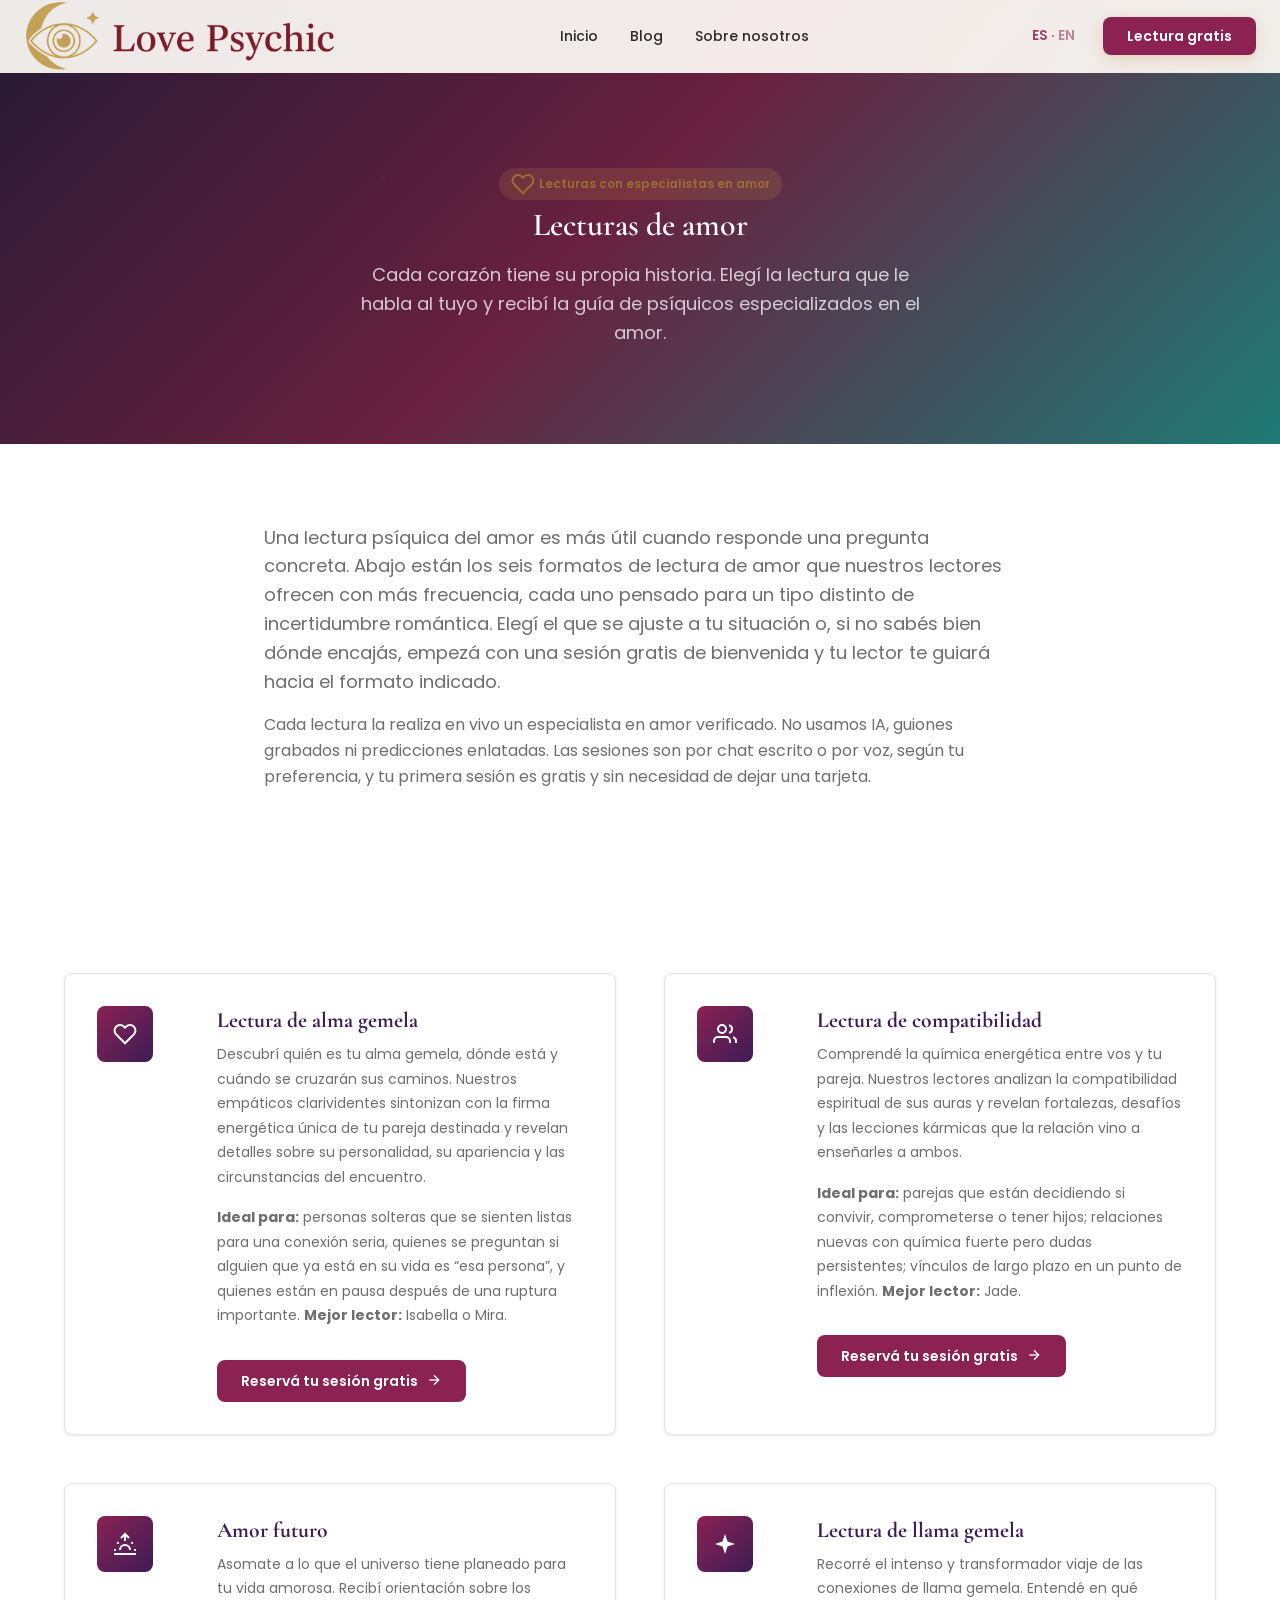
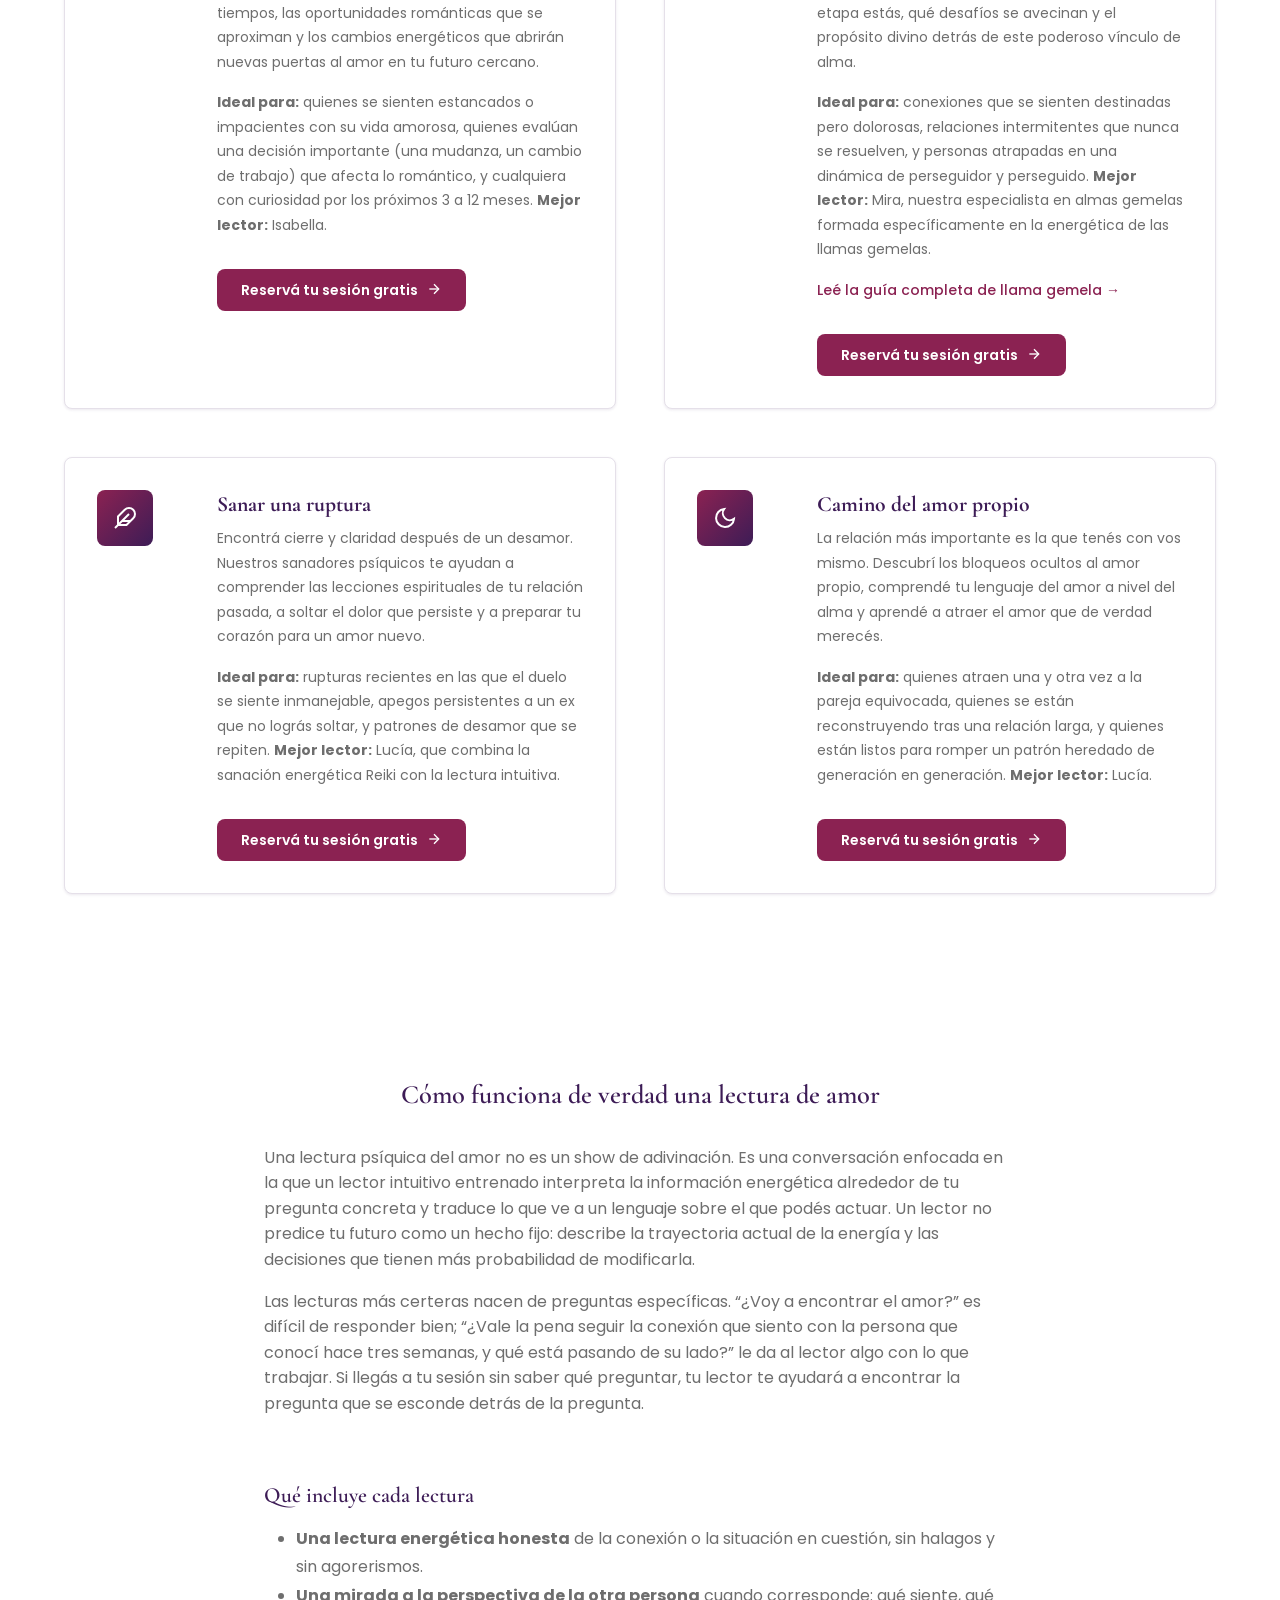
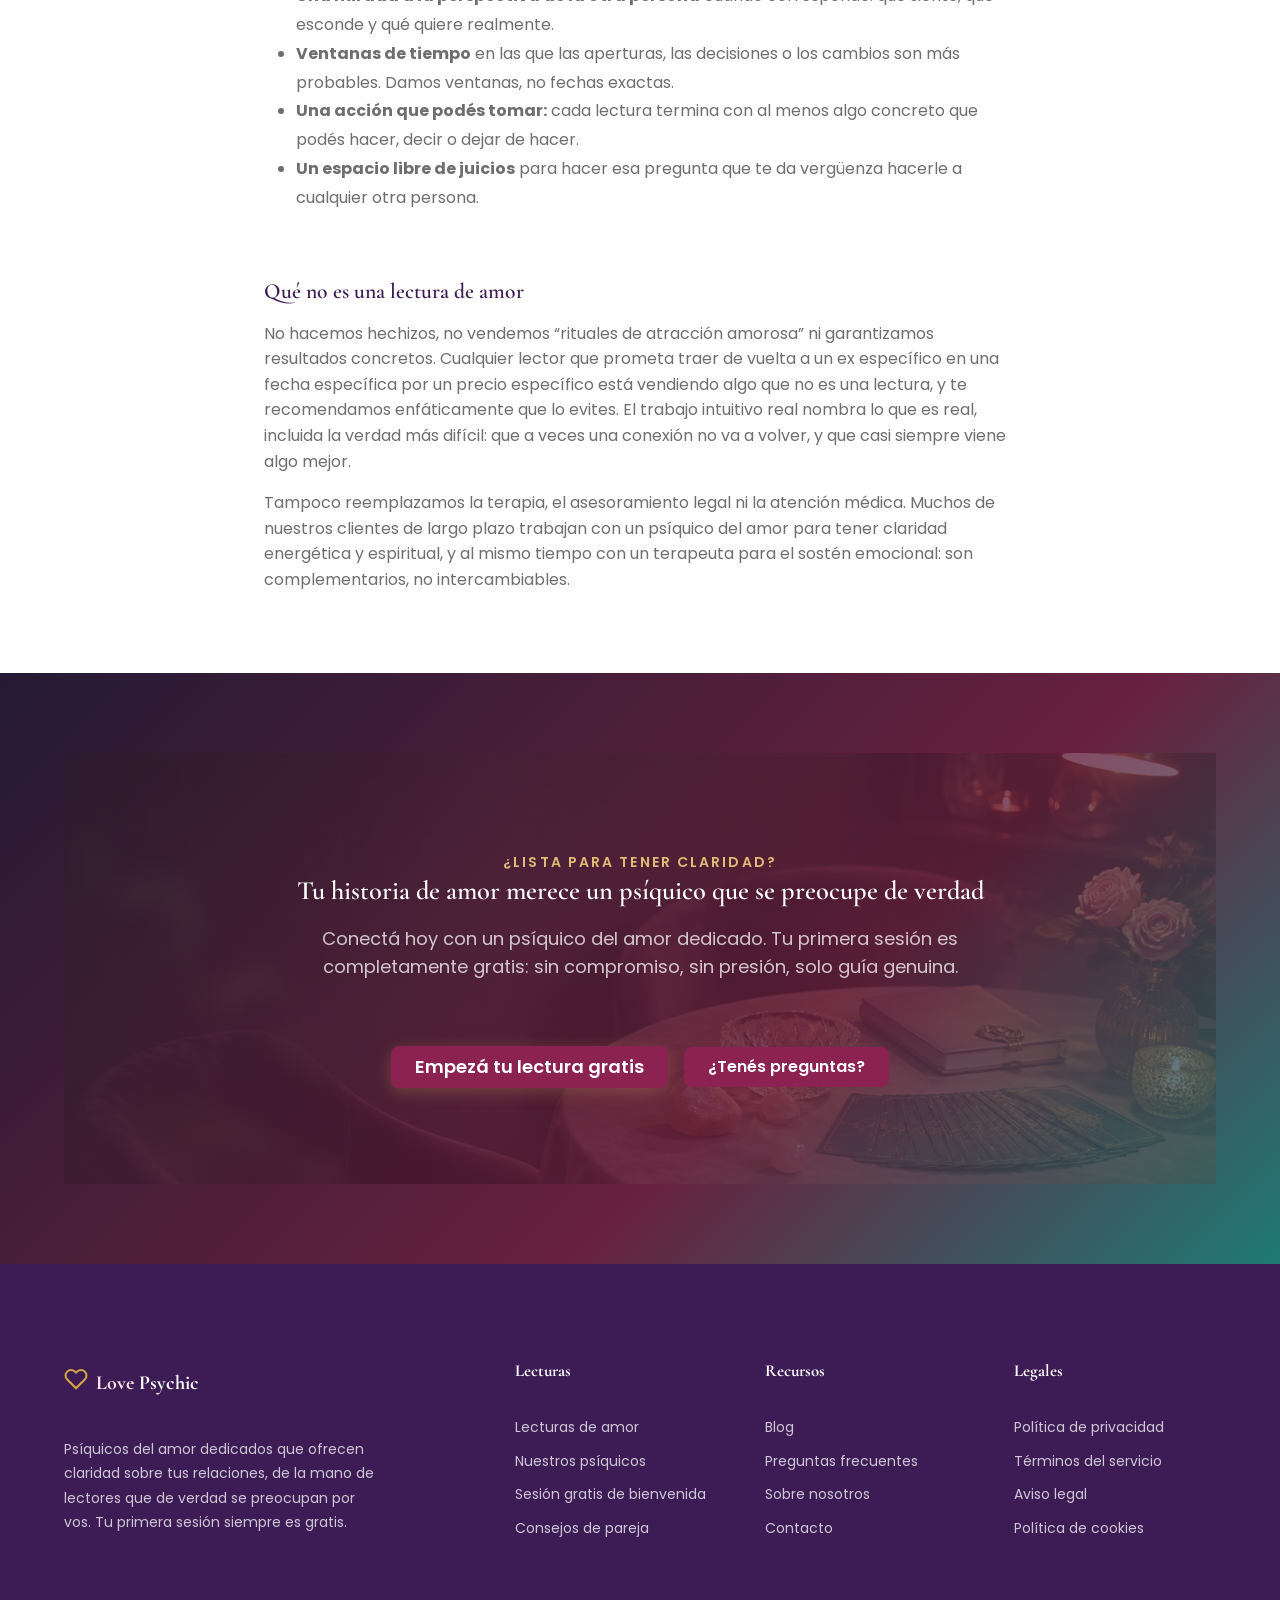
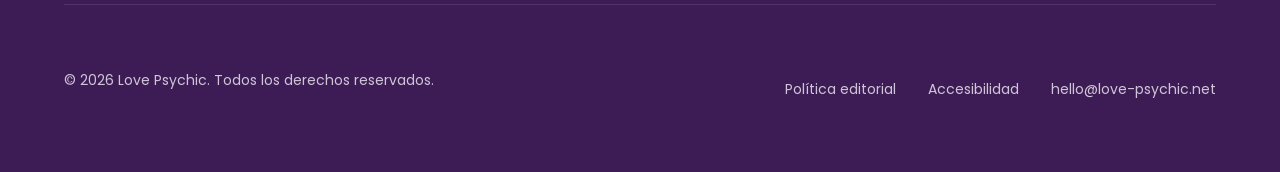
<file: love-readings/index.html>
<!DOCTYPE html>

<html lang="es">
<head>
<meta charset="utf-8"/>
<meta content="width=device-width, initial-scale=1.0" name="viewport"/>
<link href="https://fonts.googleapis.com" rel="preconnect"/>
<link crossorigin="" href="https://fonts.gstatic.com" rel="preconnect"/>
<title>Lecturas de amor · Alma gemela, llama gemela y compatibilidad</title>
<link href="//fonts.googleapis.com" rel="dns-prefetch">
<!-- BEGIN SEO meta (lp-theme) -->
<meta content="Six love reading formats from verified psychics: soulmate, compatibility, twin flame, future romance, breakup healing and self-love. First session is free." name="description">
<meta content="index,follow,max-image-preview:large,max-snippet:-1,max-video-preview:-1" name="robots">
<meta content="en_US" property="og:locale"/>
<meta content="Love Psychic" property="og:site_name"/>
<meta content="website" property="og:type"/>
<meta content="Love Readings — Soulmate, Twin Flame &amp; Compatibility" property="og:title"/>
<meta content="Six love reading formats from verified psychics: soulmate, compatibility, twin flame, future romance, breakup healing and self-love. First session is free." property="og:description"/>
<meta content="https://love-psychic.net/love-readings/" property="og:url"/>
<meta content="/wp-content/themes/lp-theme/assets/images/hero-love-that-psychic.webp" property="og:image"/>
<meta content="1200" property="og:image:width"/>
<meta content="630" property="og:image:height"/>
<meta content="summary_large_image" name="twitter:card"/>
<meta content="Love Readings — Soulmate, Twin Flame &amp; Compatibility" name="twitter:title"/>
<meta content="Six love reading formats from verified psychics: soulmate, compatibility, twin flame, future romance, breakup healing and self-love. First session is free." name="twitter:description"/>
<meta content="/wp-content/themes/lp-theme/assets/images/hero-love-that-psychic.webp" name="twitter:image"/>
<!-- END SEO meta (lp-theme) -->

<style id="wp-img-auto-sizes-contain-inline-css">
img:is([sizes=auto i],[sizes^="auto," i]){contain-intrinsic-size:3000px 1500px}
/*# sourceURL=wp-img-auto-sizes-contain-inline-css */
</style>
<style id="wp-block-library-inline-css">
:root{--wp-block-synced-color:#7a00df;--wp-block-synced-color--rgb:122,0,223;--wp-bound-block-color:var(--wp-block-synced-color);--wp-editor-canvas-background:#ddd;--wp-admin-theme-color:#007cba;--wp-admin-theme-color--rgb:0,124,186;--wp-admin-theme-color-darker-10:#006ba1;--wp-admin-theme-color-darker-10--rgb:0,107,160.5;--wp-admin-theme-color-darker-20:#005a87;--wp-admin-theme-color-darker-20--rgb:0,90,135;--wp-admin-border-width-focus:2px}@media (min-resolution:192dpi){:root{--wp-admin-border-width-focus:1.5px}}.wp-element-button{cursor:pointer}:root .has-very-light-gray-background-color{background-color:#eee}:root .has-very-dark-gray-background-color{background-color:#313131}:root .has-very-light-gray-color{color:#eee}:root .has-very-dark-gray-color{color:#313131}:root .has-vivid-green-cyan-to-vivid-cyan-blue-gradient-background{background:linear-gradient(135deg,#00d084,#0693e3)}:root .has-purple-crush-gradient-background{background:linear-gradient(135deg,#34e2e4,#4721fb 50%,#ab1dfe)}:root .has-hazy-dawn-gradient-background{background:linear-gradient(135deg,#faaca8,#dad0ec)}:root .has-subdued-olive-gradient-background{background:linear-gradient(135deg,#fafae1,#67a671)}:root .has-atomic-cream-gradient-background{background:linear-gradient(135deg,#fdd79a,#004a59)}:root .has-nightshade-gradient-background{background:linear-gradient(135deg,#330968,#31cdcf)}:root .has-midnight-gradient-background{background:linear-gradient(135deg,#020381,#2874fc)}:root{--wp--preset--font-size--normal:16px;--wp--preset--font-size--huge:42px}.has-regular-font-size{font-size:1em}.has-larger-font-size{font-size:2.625em}.has-normal-font-size{font-size:var(--wp--preset--font-size--normal)}.has-huge-font-size{font-size:var(--wp--preset--font-size--huge)}:root .has-text-align-center{text-align:center}:root .has-text-align-left{text-align:left}:root .has-text-align-right{text-align:right}.has-fit-text{white-space:nowrap!important}#end-resizable-editor-section{display:none}.aligncenter{clear:both}.items-justified-left{justify-content:flex-start}.items-justified-center{justify-content:center}.items-justified-right{justify-content:flex-end}.items-justified-space-between{justify-content:space-between}.screen-reader-text{word-wrap:normal!important;border:0;clip-path:inset(50%);height:1px;margin:-1px;overflow:hidden;padding:0;position:absolute;width:1px;word-break:normal!important}.screen-reader-text:focus{background-color:#ddd;clip-path:none;color:#444;display:block;font-size:1em;height:auto;left:5px;line-height:normal;padding:15px 23px 14px;text-decoration:none;top:5px;width:auto;z-index:100000}html :where(.has-border-color){border-style:solid}html :where([style^=border-color],[style*=";border-color"],[style*="; border-color"]){border-style:solid}html :where([style^=border-top-color],[style*=";border-top-color"],[style*="; border-top-color"]){border-top-style:solid}html :where([style^=border-right-color],[style*=";border-right-color"],[style*="; border-right-color"]){border-right-style:solid}html :where([style^=border-bottom-color],[style*=";border-bottom-color"],[style*="; border-bottom-color"]){border-bottom-style:solid}html :where([style^=border-left-color],[style*=";border-left-color"],[style*="; border-left-color"]){border-left-style:solid}html :where([style^=border-width],[style*=";border-width"],[style*="; border-width"]){border-style:solid}html :where([style^=border-top-width],[style*=";border-top-width"],[style*="; border-top-width"]){border-top-style:solid}html :where([style^=border-right-width],[style*=";border-right-width"],[style*="; border-right-width"]){border-right-style:solid}html :where([style^=border-bottom-width],[style*=";border-bottom-width"],[style*="; border-bottom-width"]){border-bottom-style:solid}html :where([style^=border-left-width],[style*=";border-left-width"],[style*="; border-left-width"]){border-left-style:solid}html :where(img[class*=wp-image-]){height:auto;max-width:100%}:where(figure){margin:0 0 1em}html :where(.is-position-sticky){--wp-admin--admin-bar--position-offset:var(--wp-admin--admin-bar--height,0px)}@media screen and (max-width:600px){html :where(.is-position-sticky){--wp-admin--admin-bar--position-offset:0px}}

/*# sourceURL=/wp-includes/css/dist/block-library/common.min.css */
</style>
<style id="wp-block-image-inline-css">
.wp-block-image>a,.wp-block-image>figure>a{display:inline-block}.wp-block-image img{box-sizing:border-box;height:auto;max-width:100%;vertical-align:bottom}@media not (prefers-reduced-motion){.wp-block-image img.hide{visibility:hidden}.wp-block-image img.show{animation:show-content-image .4s}}.wp-block-image[style*=border-radius] img,.wp-block-image[style*=border-radius]>a{border-radius:inherit}.wp-block-image.has-custom-border img{box-sizing:border-box}.wp-block-image.aligncenter{text-align:center}.wp-block-image.alignfull>a,.wp-block-image.alignwide>a{width:100%}.wp-block-image.alignfull img,.wp-block-image.alignwide img{height:auto;width:100%}.wp-block-image .aligncenter,.wp-block-image .alignleft,.wp-block-image .alignright,.wp-block-image.aligncenter,.wp-block-image.alignleft,.wp-block-image.alignright{display:table}.wp-block-image .aligncenter>figcaption,.wp-block-image .alignleft>figcaption,.wp-block-image .alignright>figcaption,.wp-block-image.aligncenter>figcaption,.wp-block-image.alignleft>figcaption,.wp-block-image.alignright>figcaption{caption-side:bottom;display:table-caption}.wp-block-image .alignleft{float:left;margin:.5em 1em .5em 0}.wp-block-image .alignright{float:right;margin:.5em 0 .5em 1em}.wp-block-image .aligncenter{margin-left:auto;margin-right:auto}.wp-block-image :where(figcaption){margin-bottom:1em;margin-top:.5em}.wp-block-image.is-style-circle-mask img{border-radius:9999px}@supports ((-webkit-mask-image:none) or (mask-image:none)) or (-webkit-mask-image:none){.wp-block-image.is-style-circle-mask img{border-radius:0;-webkit-mask-image:url('data:image/svg+xml;utf8,<svg viewBox="0 0 100 100" xmlns="http://www.w3.org/2000/svg"><circle cx="50" cy="50" r="50"/></svg>');mask-image:url('data:image/svg+xml;utf8,<svg viewBox="0 0 100 100" xmlns="http://www.w3.org/2000/svg"><circle cx="50" cy="50" r="50"/></svg>');mask-mode:alpha;-webkit-mask-position:center;mask-position:center;-webkit-mask-repeat:no-repeat;mask-repeat:no-repeat;-webkit-mask-size:contain;mask-size:contain}}:root :where(.wp-block-image.is-style-rounded img,.wp-block-image .is-style-rounded img){border-radius:9999px}.wp-block-image figure{margin:0}.wp-lightbox-container{display:flex;flex-direction:column;position:relative}.wp-lightbox-container img{cursor:zoom-in}.wp-lightbox-container img:hover+button{opacity:1}.wp-lightbox-container button{align-items:center;backdrop-filter:blur(16px) saturate(180%);background-color:rgba(90,90,90,.25);border:none;border-radius:4px;cursor:zoom-in;display:flex;height:20px;justify-content:center;opacity:0;padding:0;position:absolute;right:16px;text-align:center;top:16px;width:20px;z-index:100}@media not (prefers-reduced-motion){.wp-lightbox-container button{transition:opacity .2s ease}}.wp-lightbox-container button:focus-visible{outline:3px auto rgba(90,90,90,.25);outline:3px auto -webkit-focus-ring-color;outline-offset:3px}.wp-lightbox-container button:hover{cursor:pointer;opacity:1}.wp-lightbox-container button:focus{opacity:1}.wp-lightbox-container button:focus,.wp-lightbox-container button:hover,.wp-lightbox-container button:not(:hover):not(:active):not(.has-background){background-color:rgba(90,90,90,.25);border:none}.wp-lightbox-overlay{box-sizing:border-box;cursor:zoom-out;height:100vh;left:0;overflow:hidden;position:fixed;top:0;visibility:hidden;width:100%;z-index:100000}.wp-lightbox-overlay .wp-lightbox-close-button{align-items:center;cursor:pointer;display:flex;font-family:inherit;gap:8px;justify-content:center;line-height:1;min-height:40px;min-width:40px;padding:0 4px;position:absolute;right:calc(env(safe-area-inset-right) + 16px);top:calc(env(safe-area-inset-top) + 16px);z-index:5000000}.wp-lightbox-overlay .wp-lightbox-close-button:focus,.wp-lightbox-overlay .wp-lightbox-close-button:hover,.wp-lightbox-overlay .wp-lightbox-close-button:not(:hover):not(:active):not(.has-background){background:none;border:none}.wp-lightbox-overlay .wp-lightbox-close-button:has(.wp-lightbox-close-text:not([hidden])) .wp-lightbox-close-icon svg{height:1em;width:1em}.wp-lightbox-overlay .wp-lightbox-close-icon svg{display:block}.wp-lightbox-overlay .wp-lightbox-navigation-button-next,.wp-lightbox-overlay .wp-lightbox-navigation-button-prev{align-items:center;bottom:16px;cursor:pointer;display:flex;font-family:inherit;gap:4px;justify-content:center;line-height:1;min-height:40px;min-width:40px;padding:0 8px;position:absolute;z-index:2000002}.wp-lightbox-overlay .wp-lightbox-navigation-button-next[hidden],.wp-lightbox-overlay .wp-lightbox-navigation-button-prev[hidden]{display:none}@media (min-width:960px){.wp-lightbox-overlay .wp-lightbox-navigation-button-next,.wp-lightbox-overlay .wp-lightbox-navigation-button-prev{bottom:50%;transform:translateY(-50%)}}.wp-lightbox-overlay .wp-lightbox-navigation-button-next:focus,.wp-lightbox-overlay .wp-lightbox-navigation-button-next:hover,.wp-lightbox-overlay .wp-lightbox-navigation-button-next:not(:hover):not(:active):not(.has-background),.wp-lightbox-overlay .wp-lightbox-navigation-button-prev:focus,.wp-lightbox-overlay .wp-lightbox-navigation-button-prev:hover,.wp-lightbox-overlay .wp-lightbox-navigation-button-prev:not(:hover):not(:active):not(.has-background){background:none;border:none;padding:0 8px}.wp-lightbox-overlay .wp-lightbox-navigation-button-next:has(.wp-lightbox-navigation-text:not([hidden])) .wp-lightbox-navigation-icon svg,.wp-lightbox-overlay .wp-lightbox-navigation-button-prev:has(.wp-lightbox-navigation-text:not([hidden])) .wp-lightbox-navigation-icon svg{display:block;height:1.5em;width:1.5em}.wp-lightbox-overlay .wp-lightbox-navigation-button-prev{left:calc(env(safe-area-inset-left) + 16px)}.wp-lightbox-overlay .wp-lightbox-navigation-button-next{right:calc(env(safe-area-inset-right) + 16px)}.wp-lightbox-overlay .wp-lightbox-navigation-icon svg{vertical-align:middle}.wp-lightbox-overlay .lightbox-image-container{height:var(--wp--lightbox-container-height);left:50%;overflow:hidden;position:absolute;top:50%;transform:translate(-50%,-50%);transform-origin:top left;width:var(--wp--lightbox-container-width);z-index:2000001}.wp-lightbox-overlay .wp-block-image{align-items:center;box-sizing:border-box;display:flex;height:100%;justify-content:center;margin:0;position:relative;transform-origin:0 0;width:100%;z-index:3000000}.wp-lightbox-overlay .wp-block-image img{height:var(--wp--lightbox-image-height);min-height:var(--wp--lightbox-image-height);min-width:var(--wp--lightbox-image-width);width:var(--wp--lightbox-image-width)}.wp-lightbox-overlay .wp-block-image figcaption{display:none}.wp-lightbox-overlay button{background:none;border:none}.wp-lightbox-overlay .scrim{background-color:#fff;height:100%;opacity:.9;position:absolute;width:100%;z-index:2000000}.wp-lightbox-overlay.active{visibility:visible}@media not (prefers-reduced-motion){.wp-lightbox-overlay.active{animation:turn-on-visibility .25s both}.wp-lightbox-overlay.active img{animation:turn-on-visibility .35s both}.wp-lightbox-overlay.show-closing-animation:not(.active){animation:turn-off-visibility .35s both}.wp-lightbox-overlay.show-closing-animation:not(.active) img{animation:turn-off-visibility .25s both}.wp-lightbox-overlay.zoom.active{animation:none;opacity:1;visibility:visible}.wp-lightbox-overlay.zoom.active .lightbox-image-container{animation:lightbox-zoom-in .4s}.wp-lightbox-overlay.zoom.active .lightbox-image-container img{animation:none}.wp-lightbox-overlay.zoom.active .scrim{animation:turn-on-visibility .4s forwards}.wp-lightbox-overlay.zoom.show-closing-animation:not(.active){animation:none}.wp-lightbox-overlay.zoom.show-closing-animation:not(.active) .lightbox-image-container{animation:lightbox-zoom-out .4s}.wp-lightbox-overlay.zoom.show-closing-animation:not(.active) .lightbox-image-container img{animation:none}.wp-lightbox-overlay.zoom.show-closing-animation:not(.active) .scrim{animation:turn-off-visibility .4s forwards}}@keyframes show-content-image{0%{visibility:hidden}99%{visibility:hidden}to{visibility:visible}}@keyframes turn-on-visibility{0%{opacity:0}to{opacity:1}}@keyframes turn-off-visibility{0%{opacity:1;visibility:visible}99%{opacity:0;visibility:visible}to{opacity:0;visibility:hidden}}@keyframes lightbox-zoom-in{0%{transform:translate(calc((-100vw + var(--wp--lightbox-scrollbar-width))/2 + var(--wp--lightbox-initial-left-position)),calc(-50vh + var(--wp--lightbox-initial-top-position))) scale(var(--wp--lightbox-scale))}to{transform:translate(-50%,-50%) scale(1)}}@keyframes lightbox-zoom-out{0%{transform:translate(-50%,-50%) scale(1);visibility:visible}99%{visibility:visible}to{transform:translate(calc((-100vw + var(--wp--lightbox-scrollbar-width))/2 + var(--wp--lightbox-initial-left-position)),calc(-50vh + var(--wp--lightbox-initial-top-position))) scale(var(--wp--lightbox-scale));visibility:hidden}}
/*# sourceURL=/wp-includes/blocks/image/style.min.css */
</style>
<style id="classic-theme-styles-inline-css">
/*! This file is auto-generated */
.wp-block-button__link{color:#fff;background-color:#32373c;border-radius:9999px;box-shadow:none;text-decoration:none;padding:calc(.667em + 2px) calc(1.333em + 2px);font-size:1.125em}.wp-block-file__button{background:#32373c;color:#fff;text-decoration:none}
/*# sourceURL=/wp-includes/css/classic-themes.min.css */
</style>
<style id="global-styles-inline-css">
:root{--wp--preset--aspect-ratio--square: 1;--wp--preset--aspect-ratio--4-3: 4/3;--wp--preset--aspect-ratio--3-4: 3/4;--wp--preset--aspect-ratio--3-2: 3/2;--wp--preset--aspect-ratio--2-3: 2/3;--wp--preset--aspect-ratio--16-9: 16/9;--wp--preset--aspect-ratio--9-16: 9/16;--wp--preset--color--black: #000000;--wp--preset--color--cyan-bluish-gray: #abb8c3;--wp--preset--color--white: #ffffff;--wp--preset--color--pale-pink: #f78da7;--wp--preset--color--vivid-red: #cf2e2e;--wp--preset--color--luminous-vivid-orange: #ff6900;--wp--preset--color--luminous-vivid-amber: #fcb900;--wp--preset--color--light-green-cyan: #7bdcb5;--wp--preset--color--vivid-green-cyan: #00d084;--wp--preset--color--pale-cyan-blue: #8ed1fc;--wp--preset--color--vivid-cyan-blue: #0693e3;--wp--preset--color--vivid-purple: #9b51e0;--wp--preset--gradient--vivid-cyan-blue-to-vivid-purple: linear-gradient(135deg,rgb(6,147,227) 0%,rgb(155,81,224) 100%);--wp--preset--gradient--light-green-cyan-to-vivid-green-cyan: linear-gradient(135deg,rgb(122,220,180) 0%,rgb(0,208,130) 100%);--wp--preset--gradient--luminous-vivid-amber-to-luminous-vivid-orange: linear-gradient(135deg,rgb(252,185,0) 0%,rgb(255,105,0) 100%);--wp--preset--gradient--luminous-vivid-orange-to-vivid-red: linear-gradient(135deg,rgb(255,105,0) 0%,rgb(207,46,46) 100%);--wp--preset--gradient--very-light-gray-to-cyan-bluish-gray: linear-gradient(135deg,rgb(238,238,238) 0%,rgb(169,184,195) 100%);--wp--preset--gradient--cool-to-warm-spectrum: linear-gradient(135deg,rgb(74,234,220) 0%,rgb(151,120,209) 20%,rgb(207,42,186) 40%,rgb(238,44,130) 60%,rgb(251,105,98) 80%,rgb(254,248,76) 100%);--wp--preset--gradient--blush-light-purple: linear-gradient(135deg,rgb(255,206,236) 0%,rgb(152,150,240) 100%);--wp--preset--gradient--blush-bordeaux: linear-gradient(135deg,rgb(254,205,165) 0%,rgb(254,45,45) 50%,rgb(107,0,62) 100%);--wp--preset--gradient--luminous-dusk: linear-gradient(135deg,rgb(255,203,112) 0%,rgb(199,81,192) 50%,rgb(65,88,208) 100%);--wp--preset--gradient--pale-ocean: linear-gradient(135deg,rgb(255,245,203) 0%,rgb(182,227,212) 50%,rgb(51,167,181) 100%);--wp--preset--gradient--electric-grass: linear-gradient(135deg,rgb(202,248,128) 0%,rgb(113,206,126) 100%);--wp--preset--gradient--midnight: linear-gradient(135deg,rgb(2,3,129) 0%,rgb(40,116,252) 100%);--wp--preset--font-size--small: 13px;--wp--preset--font-size--medium: 20px;--wp--preset--font-size--large: 36px;--wp--preset--font-size--x-large: 42px;--wp--preset--spacing--20: 0.44rem;--wp--preset--spacing--30: 0.67rem;--wp--preset--spacing--40: 1rem;--wp--preset--spacing--50: 1.5rem;--wp--preset--spacing--60: 2.25rem;--wp--preset--spacing--70: 3.38rem;--wp--preset--spacing--80: 5.06rem;--wp--preset--shadow--natural: 6px 6px 9px rgba(0, 0, 0, 0.2);--wp--preset--shadow--deep: 12px 12px 50px rgba(0, 0, 0, 0.4);--wp--preset--shadow--sharp: 6px 6px 0px rgba(0, 0, 0, 0.2);--wp--preset--shadow--outlined: 6px 6px 0px -3px rgb(255, 255, 255), 6px 6px rgb(0, 0, 0);--wp--preset--shadow--crisp: 6px 6px 0px rgb(0, 0, 0);}.wp-block-button{--wp--preset--dimension--25: 25%;--wp--preset--dimension--50: 50%;--wp--preset--dimension--75: 75%;--wp--preset--dimension--100: 100%;}:where(body) { margin: 0; }:where(.is-layout-flex){gap: 0.5em;}:where(.is-layout-grid){gap: 0.5em;}body .is-layout-flex{display: flex;}.is-layout-flex{flex-wrap: wrap;align-items: center;}.is-layout-flex > :is(*, div){margin: 0;}body .is-layout-grid{display: grid;}.is-layout-grid > :is(*, div){margin: 0;}body{padding-top: 0px;padding-right: 0px;padding-bottom: 0px;padding-left: 0px;}:root :where(.wp-element-button, .wp-block-button__link){background-color: #32373c;border-width: 0;color: #fff;font-family: inherit;font-size: inherit;font-style: inherit;font-weight: inherit;letter-spacing: inherit;line-height: inherit;padding-top: calc(0.667em + 2px);padding-right: calc(1.333em + 2px);padding-bottom: calc(0.667em + 2px);padding-left: calc(1.333em + 2px);text-decoration: none;text-transform: inherit;}.has-black-color{color: var(--wp--preset--color--black) !important;}.has-cyan-bluish-gray-color{color: var(--wp--preset--color--cyan-bluish-gray) !important;}.has-white-color{color: var(--wp--preset--color--white) !important;}.has-pale-pink-color{color: var(--wp--preset--color--pale-pink) !important;}.has-vivid-red-color{color: var(--wp--preset--color--vivid-red) !important;}.has-luminous-vivid-orange-color{color: var(--wp--preset--color--luminous-vivid-orange) !important;}.has-luminous-vivid-amber-color{color: var(--wp--preset--color--luminous-vivid-amber) !important;}.has-light-green-cyan-color{color: var(--wp--preset--color--light-green-cyan) !important;}.has-vivid-green-cyan-color{color: var(--wp--preset--color--vivid-green-cyan) !important;}.has-pale-cyan-blue-color{color: var(--wp--preset--color--pale-cyan-blue) !important;}.has-vivid-cyan-blue-color{color: var(--wp--preset--color--vivid-cyan-blue) !important;}.has-vivid-purple-color{color: var(--wp--preset--color--vivid-purple) !important;}.has-black-background-color{background-color: var(--wp--preset--color--black) !important;}.has-cyan-bluish-gray-background-color{background-color: var(--wp--preset--color--cyan-bluish-gray) !important;}.has-white-background-color{background-color: var(--wp--preset--color--white) !important;}.has-pale-pink-background-color{background-color: var(--wp--preset--color--pale-pink) !important;}.has-vivid-red-background-color{background-color: var(--wp--preset--color--vivid-red) !important;}.has-luminous-vivid-orange-background-color{background-color: var(--wp--preset--color--luminous-vivid-orange) !important;}.has-luminous-vivid-amber-background-color{background-color: var(--wp--preset--color--luminous-vivid-amber) !important;}.has-light-green-cyan-background-color{background-color: var(--wp--preset--color--light-green-cyan) !important;}.has-vivid-green-cyan-background-color{background-color: var(--wp--preset--color--vivid-green-cyan) !important;}.has-pale-cyan-blue-background-color{background-color: var(--wp--preset--color--pale-cyan-blue) !important;}.has-vivid-cyan-blue-background-color{background-color: var(--wp--preset--color--vivid-cyan-blue) !important;}.has-vivid-purple-background-color{background-color: var(--wp--preset--color--vivid-purple) !important;}.has-black-border-color{border-color: var(--wp--preset--color--black) !important;}.has-cyan-bluish-gray-border-color{border-color: var(--wp--preset--color--cyan-bluish-gray) !important;}.has-white-border-color{border-color: var(--wp--preset--color--white) !important;}.has-pale-pink-border-color{border-color: var(--wp--preset--color--pale-pink) !important;}.has-vivid-red-border-color{border-color: var(--wp--preset--color--vivid-red) !important;}.has-luminous-vivid-orange-border-color{border-color: var(--wp--preset--color--luminous-vivid-orange) !important;}.has-luminous-vivid-amber-border-color{border-color: var(--wp--preset--color--luminous-vivid-amber) !important;}.has-light-green-cyan-border-color{border-color: var(--wp--preset--color--light-green-cyan) !important;}.has-vivid-green-cyan-border-color{border-color: var(--wp--preset--color--vivid-green-cyan) !important;}.has-pale-cyan-blue-border-color{border-color: var(--wp--preset--color--pale-cyan-blue) !important;}.has-vivid-cyan-blue-border-color{border-color: var(--wp--preset--color--vivid-cyan-blue) !important;}.has-vivid-purple-border-color{border-color: var(--wp--preset--color--vivid-purple) !important;}.has-vivid-cyan-blue-to-vivid-purple-gradient-background{background: var(--wp--preset--gradient--vivid-cyan-blue-to-vivid-purple) !important;}.has-light-green-cyan-to-vivid-green-cyan-gradient-background{background: var(--wp--preset--gradient--light-green-cyan-to-vivid-green-cyan) !important;}.has-luminous-vivid-amber-to-luminous-vivid-orange-gradient-background{background: var(--wp--preset--gradient--luminous-vivid-amber-to-luminous-vivid-orange) !important;}.has-luminous-vivid-orange-to-vivid-red-gradient-background{background: var(--wp--preset--gradient--luminous-vivid-orange-to-vivid-red) !important;}.has-very-light-gray-to-cyan-bluish-gray-gradient-background{background: var(--wp--preset--gradient--very-light-gray-to-cyan-bluish-gray) !important;}.has-cool-to-warm-spectrum-gradient-background{background: var(--wp--preset--gradient--cool-to-warm-spectrum) !important;}.has-blush-light-purple-gradient-background{background: var(--wp--preset--gradient--blush-light-purple) !important;}.has-blush-bordeaux-gradient-background{background: var(--wp--preset--gradient--blush-bordeaux) !important;}.has-luminous-dusk-gradient-background{background: var(--wp--preset--gradient--luminous-dusk) !important;}.has-pale-ocean-gradient-background{background: var(--wp--preset--gradient--pale-ocean) !important;}.has-electric-grass-gradient-background{background: var(--wp--preset--gradient--electric-grass) !important;}.has-midnight-gradient-background{background: var(--wp--preset--gradient--midnight) !important;}.has-small-font-size{font-size: var(--wp--preset--font-size--small) !important;}.has-medium-font-size{font-size: var(--wp--preset--font-size--medium) !important;}.has-large-font-size{font-size: var(--wp--preset--font-size--large) !important;}.has-x-large-font-size{font-size: var(--wp--preset--font-size--x-large) !important;}
/*# sourceURL=global-styles-inline-css */
</style>
<link as="style" href="https://fonts.googleapis.com/css2?family=Cormorant+Garamond:ital,wght@0,400;0,600;0,700;1,400;1,700&amp;family=Poppins:wght@300;400;500;600;700&amp;display=swap" rel="preload">
<link href="https://fonts.googleapis.com/css2?family=Cormorant+Garamond:ital,wght@0,400;0,600;0,700;1,400;1,700&amp;family=Poppins:wght@300;400;500;600;700&amp;display=swap" id="lp-google-fonts-css" media="print" onload="this.media='all'" rel="stylesheet"/>
<noscript><link href="https://fonts.googleapis.com/css2?family=Cormorant+Garamond:ital,wght@0,400;0,600;0,700;1,400;1,700&amp;family=Poppins:wght@300;400;500;600;700&amp;display=swap" rel="stylesheet"/></noscript>
<link href="/wp-content/themes/lp-theme/assets/css/tokens.css?ver=2.3.3" id="lp-tokens-css" media="all" rel="stylesheet"/>
<link href="/wp-content/themes/lp-theme/assets/css/components.css?ver=2.3.3" id="lp-components-css" media="all" rel="stylesheet"/>
<link href="/wp-content/themes/lp-theme/assets/css/layouts.css?ver=2.3.5" id="lp-layouts-css" media="all" rel="stylesheet"/>
<link href="/wp-content/themes/lp-theme/style.css?ver=2.3.3" id="lp-style-css" media="all" rel="stylesheet"/>
<link rel="canonical" href="https://es.love-psychic.net/love-readings/" />
<link href="/wp-content/uploads/2026/03/site_3_favicon-150x150.png" rel="icon" sizes="32x32"/>
<link href="/wp-content/uploads/2026/03/site_3_favicon-300x300.png" rel="icon" sizes="192x192"/>
<link href="/wp-content/uploads/2026/03/site_3_favicon-300x300.png" rel="apple-touch-icon"/>
<meta content="/wp-content/uploads/2026/03/site_3_favicon-300x300.png" name="msapplication-TileImage"/>
<style id="wp-custom-css">
:root {
  --color-primary: #8B2252;
  --color-secondary: #3D1C56;
  --color-accent: #D4A843;
  --color-bg: #FFFFFF;
  --color-bg-alt: #F8F5FA;
  --color-text: #2A2A2A;
  --color-text-light: #6E6E6E;
  --color-border: #E5E0E9;
  --color-success: #4CAF50;
  --color-danger: #DC3545;
  --font-heading: 'Cormorant Garamond', serif;
  --font-body: 'Poppins', sans-serif;
  --radius-sm: 4px;
  --radius-md: 8px;
  --radius-lg: 16px;
  --shadow-sm: 0 1px 3px rgba(61,28,86,0.1);
  --shadow-md: 0 4px 12px rgba(61,28,86,0.15);
  --shadow-lg: 0 8px 32px rgba(61,28,86,0.18);
  --spacing-xs: 4px;
  --spacing-sm: 8px;
  --spacing-md: 16px;
  --spacing-lg: 32px;
  --spacing-xl: 64px;
  --transition: 0.2s ease;
}

body{font-family:var(--font-body);color:var(--color-text);line-height:1.6;background:var(--color-bg)}h1,h2,h3,h4,h5,h6{font-family:var(--font-heading);color:var(--color-primary);font-weight:600;line-height:1.3}.btn{background:var(--color-primary);color:white;padding:12px 24px;border-radius:var(--radius-md);border:none;transition:var(--transition)}.btn:hover{background:#a02860}.card{background:white;border-radius:var(--radius-md);padding:var(--spacing-lg);box-shadow:var(--shadow-sm)}.hero{background:linear-gradient(135deg,var(--color-primary),var(--color-secondary));color:white;padding:var(--spacing-xl) 0}
/* --- Heading size normalization --- */
h1, .wp-block-heading.has-xx-large-font-size {
  font-size: clamp(1.6rem, 3vw, 2rem) !important;
}
h2, .wp-block-heading.has-x-large-font-size {
  font-size: clamp(1.35rem, 2.5vw, 1.65rem) !important;
}
h3, .wp-block-heading.has-large-font-size {
  font-size: clamp(1.15rem, 2vw, 1.35rem) !important;
}
h4 {
  font-size: 1.05rem !important;
}

/* === Nav Menu Spacing Fix === */
.main-nav__list {
    gap: var(--spacing-sm) !important;
}

</style>
<link rel="stylesheet" href="/nebula-quiz/quiz.css?v=f5fbce4d1435" data-nebula-quiz="style">
<script src="/nebula-quiz/quiz.js?v=f5fbce4d1435" defer data-nebula-quiz="script"></script>

<!-- i18n hreflang es_subdomain -->
<link rel="alternate" hreflang="en" href="https://love-psychic.net/love-readings/" />
<link rel="alternate" hreflang="es" href="https://es.love-psychic.net/love-readings/" />
<link rel="alternate" hreflang="x-default" href="https://love-psychic.net/love-readings/" />
<link rel="stylesheet" href="/wp-content/themes/lp-theme/assets/css/localized-responsive.css?ver=2.3.5" />
</head>
<body class="wp-singular page-template page-template-page-love-readings page-template-page-love-readings-php page page-id-21 wp-custom-logo wp-theme-lp-theme">
<header class="site-header" id="site-header">

    <div class="site-header__inner">

        <a href="/" class="site-logo"><img src="/wp-content/uploads/2026/04/site-logo-v3-1776869568.png" alt="Love Psychic" class="custom-logo" style="max-height:72px;width:auto;"></a>



        <nav class="main-nav" id="main-nav" aria-label="Navegación principal">

            <ul class="main-nav__list"><li class="menu-item menu-item-type-post_type menu-item-object-page menu-item-home current-menu-item page_item current_page_item"><a href="/" aria-current="page">Inicio</a></li>
<li class="menu-item menu-item-type-post_type menu-item-object-page"><a href="https://love-psychic.net/blog/">Blog</a></li>
<li class="menu-item menu-item-type-post_type menu-item-object-page"><a href="/about-us/">Sobre nosotros</a></li>
</ul>        </nav>



        <div class="header-cta">

            <a class="lang-switch" href="https://love-psychic.net/love-readings/" hreflang="en" title="Read this page in English" style="margin-right:.75rem;font-size:.85rem;font-weight:600;text-decoration:none;opacity:.85;">ES&nbsp;·&nbsp;<span style="opacity:.6;">EN</span></a>

            <a href="/free-intro-session/" class="btn btn--primary btn--sm">Lectura gratis</a>

            <button class="menu-toggle" id="menu-toggle" aria-controls="main-nav" aria-expanded="false" aria-label="Abrir menú">

                <span class="menu-toggle__open"><svg width="24" height="24" viewBox="0 0 24 24" fill="none" stroke="currentColor" stroke-width="2"><line x1="3" y1="12" x2="21" y2="12"/><line x1="3" y1="6" x2="21" y2="6"/><line x1="3" y1="18" x2="21" y2="18"/></svg></span>

                <span class="menu-toggle__close" style="display:none;"><svg width="24" height="24" viewBox="0 0 24 24" fill="none" stroke="currentColor" stroke-width="2"><line x1="18" y1="6" x2="6" y2="18"/><line x1="6" y1="6" x2="18" y2="18"/></svg></span>

            </button>

        </div>

    </div>

</header>
<main id="main-content">


<div class="page-header">
    <div class="page-header__particles"></div>
    <div class="page-header__content container">
        <span class="badge badge--gold"><svg width="24" height="24" viewBox="0 0 24 24" fill="none" stroke="currentColor" stroke-width="2"><path d="M20.84 4.61a5.5 5.5 0 0 0-7.78 0L12 5.67l-1.06-1.06a5.5 5.5 0 0 0-7.78 7.78l1.06 1.06L12 21.23l7.78-7.78 1.06-1.06a5.5 5.5 0 0 0 0-7.78z"/></svg> Lecturas con especialistas en amor</span>
        <h1 class="page-header__title">Lecturas de amor</h1>
        <p class="page-header__subtitle">Cada corazón tiene su propia historia. Elegí la lectura que le habla al tuyo y recibí la guía de psíquicos especializados en el amor.</p>
    </div>
</div>

<section class="section">
    <div class="container container--narrow">
        <p style="font-size: var(--text-lg); color: var(--color-text-light);">Una lectura psíquica del amor es más útil cuando responde una pregunta concreta. Abajo están los seis formatos de lectura de amor que nuestros lectores ofrecen con más frecuencia, cada uno pensado para un tipo distinto de incertidumbre romántica. Elegí el que se ajuste a tu situación o, si no sabés bien dónde encajás, empezá con una sesión gratis de bienvenida y tu lector te guiará hacia el formato indicado.</p>
        <p style="color: var(--color-text-light);">Cada lectura la realiza en vivo un especialista en amor verificado. No usamos IA, guiones grabados ni predicciones enlatadas. Las sesiones son por chat escrito o por voz, según tu preferencia, y tu primera sesión es gratis y sin necesidad de dejar una tarjeta.</p>
    </div>
</section>

<section class="section section--lg">
    <div class="container">
        <div class="grid grid--2" style="gap: var(--spacing-2xl);">

            <div class="card fade-in" style="display: flex; gap: var(--spacing-xl); align-items: flex-start;">
                <div class="card__icon" style="flex-shrink: 0; background: linear-gradient(135deg, var(--color-primary), var(--color-secondary)); color: white;"><svg width="24" height="24" viewBox="0 0 24 24" fill="none" stroke="currentColor" stroke-width="2"><path d="M20.84 4.61a5.5 5.5 0 0 0-7.78 0L12 5.67l-1.06-1.06a5.5 5.5 0 0 0-7.78 7.78l1.06 1.06L12 21.23l7.78-7.78 1.06-1.06a5.5 5.5 0 0 0 0-7.78z"/></svg></div>
                <div>
                    <h3 class="card__title">Lectura de alma gemela</h3>
                    <p class="card__text">Descubrí quién es tu alma gemela, dónde está y cuándo se cruzarán sus caminos. Nuestros empáticos clarividentes sintonizan con la firma energética única de tu pareja destinada y revelan detalles sobre su personalidad, su apariencia y las circunstancias del encuentro.</p>
                    <p class="card__text"><strong>Ideal para:</strong> personas solteras que se sienten listas para una conexión seria, quienes se preguntan si alguien que ya está en su vida es &ldquo;esa persona&rdquo;, y quienes están en pausa después de una ruptura importante. <strong>Mejor lector:</strong> Isabella o Mira.</p>
                    <a href="/free-intro-session/" class="btn btn--ghost btn--sm" style="margin-top: var(--spacing-md);">Reservá tu sesión gratis <span class="arrow"><svg width="16" height="16" viewBox="0 0 24 24" fill="none" stroke="currentColor" stroke-width="2"><line x1="5" y1="12" x2="19" y2="12"/><polyline points="12 5 19 12 12 19"/></svg></span></a>
                </div>
            </div>

            <div class="card fade-in" style="display: flex; gap: var(--spacing-xl); align-items: flex-start;">
                <div class="card__icon" style="flex-shrink: 0; background: linear-gradient(135deg, var(--color-primary), var(--color-secondary)); color: white;"><svg width="24" height="24" viewBox="0 0 24 24" fill="none" stroke="currentColor" stroke-width="2"><path d="M17 21v-2a4 4 0 0 0-4-4H5a4 4 0 0 0-4 4v2"/><circle cx="9" cy="7" r="4"/><path d="M23 21v-2a4 4 0 0 0-3-3.87"/><path d="M16 3.13a4 4 0 0 1 0 7.75"/></svg></div>
                <div>
                    <h3 class="card__title">Lectura de compatibilidad</h3>
                    <p class="card__text">Comprendé la química energética entre vos y tu pareja. Nuestros lectores analizan la compatibilidad espiritual de sus auras y revelan fortalezas, desafíos y las lecciones kármicas que la relación vino a enseñarles a ambos.</p>
                    <p class="card__text"><strong>Ideal para:</strong> parejas que están decidiendo si convivir, comprometerse o tener hijos; relaciones nuevas con química fuerte pero dudas persistentes; vínculos de largo plazo en un punto de inflexión. <strong>Mejor lector:</strong> Jade.</p>
                    <a href="/free-intro-session/" class="btn btn--ghost btn--sm" style="margin-top: var(--spacing-md);">Reservá tu sesión gratis <span class="arrow"><svg width="16" height="16" viewBox="0 0 24 24" fill="none" stroke="currentColor" stroke-width="2"><line x1="5" y1="12" x2="19" y2="12"/><polyline points="12 5 19 12 12 19"/></svg></span></a>
                </div>
            </div>

            <div class="card fade-in" style="display: flex; gap: var(--spacing-xl); align-items: flex-start;">
                <div class="card__icon" style="flex-shrink: 0; background: linear-gradient(135deg, var(--color-primary), var(--color-secondary)); color: white;"><svg width="24" height="24" viewBox="0 0 24 24" fill="none" stroke="currentColor" stroke-width="2"><path d="M17 18a5 5 0 0 0-10 0"/><line x1="12" y1="2" x2="12" y2="9"/><line x1="4.22" y1="10.22" x2="5.64" y2="11.64"/><line x1="1" y1="18" x2="3" y2="18"/><line x1="21" y1="18" x2="23" y2="18"/><line x1="18.36" y1="11.64" x2="19.78" y2="10.22"/><line x1="23" y1="22" x2="1" y2="22"/><polyline points="8 6 12 2 16 6"/></svg></div>
                <div>
                    <h3 class="card__title">Amor futuro</h3>
                    <p class="card__text">Asomate a lo que el universo tiene planeado para tu vida amorosa. Recibí orientación sobre los tiempos, las oportunidades románticas que se aproximan y los cambios energéticos que abrirán nuevas puertas al amor en tu futuro cercano.</p>
                    <p class="card__text"><strong>Ideal para:</strong> quienes se sienten estancados o impacientes con su vida amorosa, quienes evalúan una decisión importante (una mudanza, un cambio de trabajo) que afecta lo romántico, y cualquiera con curiosidad por los próximos 3 a 12 meses. <strong>Mejor lector:</strong> Isabella.</p>
                    <a href="/free-intro-session/" class="btn btn--ghost btn--sm" style="margin-top: var(--spacing-md);">Reservá tu sesión gratis <span class="arrow"><svg width="16" height="16" viewBox="0 0 24 24" fill="none" stroke="currentColor" stroke-width="2"><line x1="5" y1="12" x2="19" y2="12"/><polyline points="12 5 19 12 12 19"/></svg></span></a>
                </div>
            </div>

            <div class="card fade-in" style="display: flex; gap: var(--spacing-xl); align-items: flex-start;">
                <div class="card__icon" style="flex-shrink: 0; background: linear-gradient(135deg, var(--color-primary), var(--color-secondary)); color: white;"><svg width="24" height="24" viewBox="0 0 24 24" fill="currentColor"><path d="M12 2L14.5 9.5 22 12 14.5 14.5 12 22 9.5 14.5 2 12 9.5 9.5z"/></svg></div>
                <div>
                    <h3 class="card__title">Lectura de llama gemela</h3>
                    <p class="card__text">Recorré el intenso y transformador viaje de las conexiones de llama gemela. Entendé en qué etapa estás, qué desafíos se avecinan y el propósito divino detrás de este poderoso vínculo de alma.</p>
                    <p class="card__text"><strong>Ideal para:</strong> conexiones que se sienten destinadas pero dolorosas, relaciones intermitentes que nunca se resuelven, y personas atrapadas en una dinámica de perseguidor y perseguido. <strong>Mejor lector:</strong> Mira, nuestra especialista en almas gemelas formada específicamente en la energética de las llamas gemelas.</p>
                    <p class="card__text" style="margin-top: var(--spacing-sm);"><a href="https://love-psychic.net/twin-flames/" style="color: var(--color-primary); font-weight: 500;">Leé la guía completa de llama gemela &rarr;</a></p>
                    <a href="/free-intro-session/?topic=twin-flame" class="btn btn--ghost btn--sm" style="margin-top: var(--spacing-md);">Reservá tu sesión gratis <span class="arrow"><svg width="16" height="16" viewBox="0 0 24 24" fill="none" stroke="currentColor" stroke-width="2"><line x1="5" y1="12" x2="19" y2="12"/><polyline points="12 5 19 12 12 19"/></svg></span></a>
                </div>
            </div>

            <div class="card fade-in" style="display: flex; gap: var(--spacing-xl); align-items: flex-start;">
                <div class="card__icon" style="flex-shrink: 0; background: linear-gradient(135deg, var(--color-primary), var(--color-secondary)); color: white;"><svg width="24" height="24" viewBox="0 0 24 24" fill="none" stroke="currentColor" stroke-width="2"><path d="M20.24 12.24a6 6 0 0 0-8.49-8.49L5 10.5V19h8.5z"/><line x1="16" y1="8" x2="2" y2="22"/><line x1="17.5" y1="15" x2="9" y2="15"/></svg></div>
                <div>
                    <h3 class="card__title">Sanar una ruptura</h3>
                    <p class="card__text">Encontrá cierre y claridad después de un desamor. Nuestros sanadores psíquicos te ayudan a comprender las lecciones espirituales de tu relación pasada, a soltar el dolor que persiste y a preparar tu corazón para un amor nuevo.</p>
                    <p class="card__text"><strong>Ideal para:</strong> rupturas recientes en las que el duelo se siente inmanejable, apegos persistentes a un ex que no lográs soltar, y patrones de desamor que se repiten. <strong>Mejor lector:</strong> Lucía, que combina la sanación energética Reiki con la lectura intuitiva.</p>
                    <a href="/free-intro-session/" class="btn btn--ghost btn--sm" style="margin-top: var(--spacing-md);">Reservá tu sesión gratis <span class="arrow"><svg width="16" height="16" viewBox="0 0 24 24" fill="none" stroke="currentColor" stroke-width="2"><line x1="5" y1="12" x2="19" y2="12"/><polyline points="12 5 19 12 12 19"/></svg></span></a>
                </div>
            </div>

            <div class="card fade-in" style="display: flex; gap: var(--spacing-xl); align-items: flex-start;">
                <div class="card__icon" style="flex-shrink: 0; background: linear-gradient(135deg, var(--color-primary), var(--color-secondary)); color: white;"><svg width="24" height="24" viewBox="0 0 24 24" fill="none" stroke="currentColor" stroke-width="2"><path d="M21 12.79A9 9 0 1 1 11.21 3 7 7 0 0 0 21 12.79z"/></svg></div>
                <div>
                    <h3 class="card__title">Camino del amor propio</h3>
                    <p class="card__text">La relación más importante es la que tenés con vos mismo. Descubrí los bloqueos ocultos al amor propio, comprendé tu lenguaje del amor a nivel del alma y aprendé a atraer el amor que de verdad merecés.</p>
                    <p class="card__text"><strong>Ideal para:</strong> quienes atraen una y otra vez a la pareja equivocada, quienes se están reconstruyendo tras una relación larga, y quienes están listos para romper un patrón heredado de generación en generación. <strong>Mejor lector:</strong> Lucía.</p>
                    <a href="/free-intro-session/" class="btn btn--ghost btn--sm" style="margin-top: var(--spacing-md);">Reservá tu sesión gratis <span class="arrow"><svg width="16" height="16" viewBox="0 0 24 24" fill="none" stroke="currentColor" stroke-width="2"><line x1="5" y1="12" x2="19" y2="12"/><polyline points="12 5 19 12 12 19"/></svg></span></a>
                </div>
            </div>
        </div>
    </div>
</section>

<section class="section">
    <div class="container container--narrow">
        <h2 style="color: var(--color-secondary); text-align:center;">Cómo funciona de verdad una lectura de amor</h2>
        <p>Una lectura psíquica del amor no es un show de adivinación. Es una conversación enfocada en la que un lector intuitivo entrenado interpreta la información energética alrededor de tu pregunta concreta y traduce lo que ve a un lenguaje sobre el que podés actuar. Un lector no predice tu futuro como un hecho fijo: describe la trayectoria actual de la energía y las decisiones que tienen más probabilidad de modificarla.</p>
        <p>Las lecturas más certeras nacen de preguntas específicas. &ldquo;¿Voy a encontrar el amor?&rdquo; es difícil de responder bien; &ldquo;¿Vale la pena seguir la conexión que siento con la persona que conocí hace tres semanas, y qué está pasando de su lado?&rdquo; le da al lector algo con lo que trabajar. Si llegás a tu sesión sin saber qué preguntar, tu lector te ayudará a encontrar la pregunta que se esconde detrás de la pregunta.</p>

        <h3 style="color: var(--color-secondary); margin-top: var(--spacing-xl);">Qué incluye cada lectura</h3>
        <ul style="color: var(--color-text-light); margin-left: var(--spacing-lg); line-height: 1.8;">
            <li><strong>Una lectura energética honesta</strong> de la conexión o la situación en cuestión, sin halagos y sin agorerismos.</li>
            <li><strong>Una mirada a la perspectiva de la otra persona</strong> cuando corresponde: qué siente, qué esconde y qué quiere realmente.</li>
            <li><strong>Ventanas de tiempo</strong> en las que las aperturas, las decisiones o los cambios son más probables. Damos ventanas, no fechas exactas.</li>
            <li><strong>Una acción que podés tomar:</strong> cada lectura termina con al menos algo concreto que podés hacer, decir o dejar de hacer.</li>
            <li><strong>Un espacio libre de juicios</strong> para hacer esa pregunta que te da vergüenza hacerle a cualquier otra persona.</li>
        </ul>

        <h3 style="color: var(--color-secondary); margin-top: var(--spacing-xl);">Qué no es una lectura de amor</h3>
        <p>No hacemos hechizos, no vendemos &ldquo;rituales de atracción amorosa&rdquo; ni garantizamos resultados concretos. Cualquier lector que prometa traer de vuelta a un ex específico en una fecha específica por un precio específico está vendiendo algo que no es una lectura, y te recomendamos enfáticamente que lo evites. El trabajo intuitivo real nombra lo que es real, incluida la verdad más difícil: que a veces una conexión no va a volver, y que casi siempre viene algo mejor.</p>
        <p>Tampoco reemplazamos la terapia, el asesoramiento legal ni la atención médica. Muchos de nuestros clientes de largo plazo trabajan con un psíquico del amor para tener claridad energética y espiritual, y al mismo tiempo con un terapeuta para el sostén emocional: son complementarios, no intercambiables.</p>
    </div>
</section>


<section class="section section--dark">
    <div class="container">
        <div class="cta-section">
            <div class="cta-section__content">
                <span class="section-label">¿Lista para tener claridad?</span>
                <h2 class="cta-section__title">Tu historia de amor merece un psíquico que se preocupe de verdad</h2>
                <p class="cta-section__text">Conectá hoy con un psíquico del amor dedicado. Tu primera sesión es completamente gratis: sin compromiso, sin presión, solo guía genuina.</p>
                <div style="display: flex; align-items: center; justify-content: center; gap: var(--spacing-md); flex-wrap: wrap;">
                    <a href="/free-intro-session/" class="btn btn--primary btn--lg">Empezá tu lectura gratis</a>
                    <a href="/faq/" class="btn btn--secondary">¿Tenés preguntas?</a>
                </div>
            </div>
        </div>
    </div>
</section>

</main><!-- #main-content -->
<footer class="site-footer">

    <div class="container">

        <div class="footer-grid">

            <div class="footer__brand">

                <a href="/" class="site-logo" style="margin-bottom: var(--spacing-lg); display: inline-flex;">

                    <span class="site-logo__icon" style="color: var(--color-accent);"><svg width="24" height="24" viewBox="0 0 24 24" fill="none" stroke="currentColor" stroke-width="2"><path d="M20.84 4.61a5.5 5.5 0 0 0-7.78 0L12 5.67l-1.06-1.06a5.5 5.5 0 0 0-7.78 7.78l1.06 1.06L12 21.23l7.78-7.78 1.06-1.06a5.5 5.5 0 0 0 0-7.78z"/></svg></span>

                    <span class="site-logo__text" style="color: white;"><span style="color: var(--color-soft);">Love</span> Psychic</span>

                </a>

                <p class="footer__brand-text">Psíquicos del amor dedicados que ofrecen claridad sobre tus relaciones, de la mano de lectores que de verdad se preocupan por vos. Tu primera sesión siempre es gratis.</p>

            </div>



            <div>

                <h4 class="footer__heading">Lecturas</h4>

                <ul class="footer__links">

                    <li><a href="/love-readings/">Lecturas de amor</a></li>

                    <li><a href="/our-love-psychics/">Nuestros psíquicos</a></li>

                    <li><a href="/free-intro-session/">Sesión gratis de bienvenida</a></li>

                    <li><a href="https://love-psychic.net/relationship-advice/">Consejos de pareja</a></li>

                </ul>

            </div>



            <div>

                <h4 class="footer__heading">Recursos</h4>

                <ul class="footer__links">

                    <li><a href="https://love-psychic.net/blog/">Blog</a></li>

                    <li><a href="/faq/">Preguntas frecuentes</a></li>

                    <li><a href="/about-us/">Sobre nosotros</a></li>

                    <li><a href="/contact/">Contacto</a></li>

                </ul>

            </div>



            <div>

                <h4 class="footer__heading">Legales</h4>

                <ul class="footer__links">

                    <li><a href="/privacy-policy/">Política de privacidad</a></li>

                    <li><a href="/terms-of-service/">Términos del servicio</a></li>

                    <li><a href="/disclaimer/">Aviso legal</a></li>

                    <li><a href="/cookie-policy/">Política de cookies</a></li>

                </ul>

            </div>

        </div>



        <div class="footer-bottom">

            <p class="footer-bottom__copy">&copy; 2026 Love Psychic. Todos los derechos reservados.</p>

            <ul class="footer-bottom__links">

                <li><a href="https://love-psychic.net/editorial-policy/">Política editorial</a></li>

                <li><a href="https://love-psychic.net/accessibility/">Accesibilidad</a></li>

                <li><a href="mailto:hello@love-psychic.net">hello@love-psychic.net</a></li>

            </ul>

        </div>

    </div>

</footer>
<script type="speculationrules">
{"prefetch":[{"source":"document","where":{"and":[{"href_matches":"/*"},{"not":{"href_matches":["/wp-*.php","/wp-admin/*","/wp-content/uploads/*","/wp-content/*","/wp-content/plugins/*","/wp-content/themes/lp-theme/*","/*\\?(.+)"]}},{"not":{"selector_matches":"a[rel~=\"nofollow\"]"}},{"not":{"selector_matches":".no-prefetch, .no-prefetch a"}}]},"eagerness":"conservative"}]}
</script>
<script id="lp-navigation-js" src="/wp-content/themes/lp-theme/assets/js/navigation.js?ver=2.3.3"></script>
<script id="lp-main-js" src="/wp-content/themes/lp-theme/assets/js/main.js?ver=2.3.3"></script>
</body>
</html>
</file>
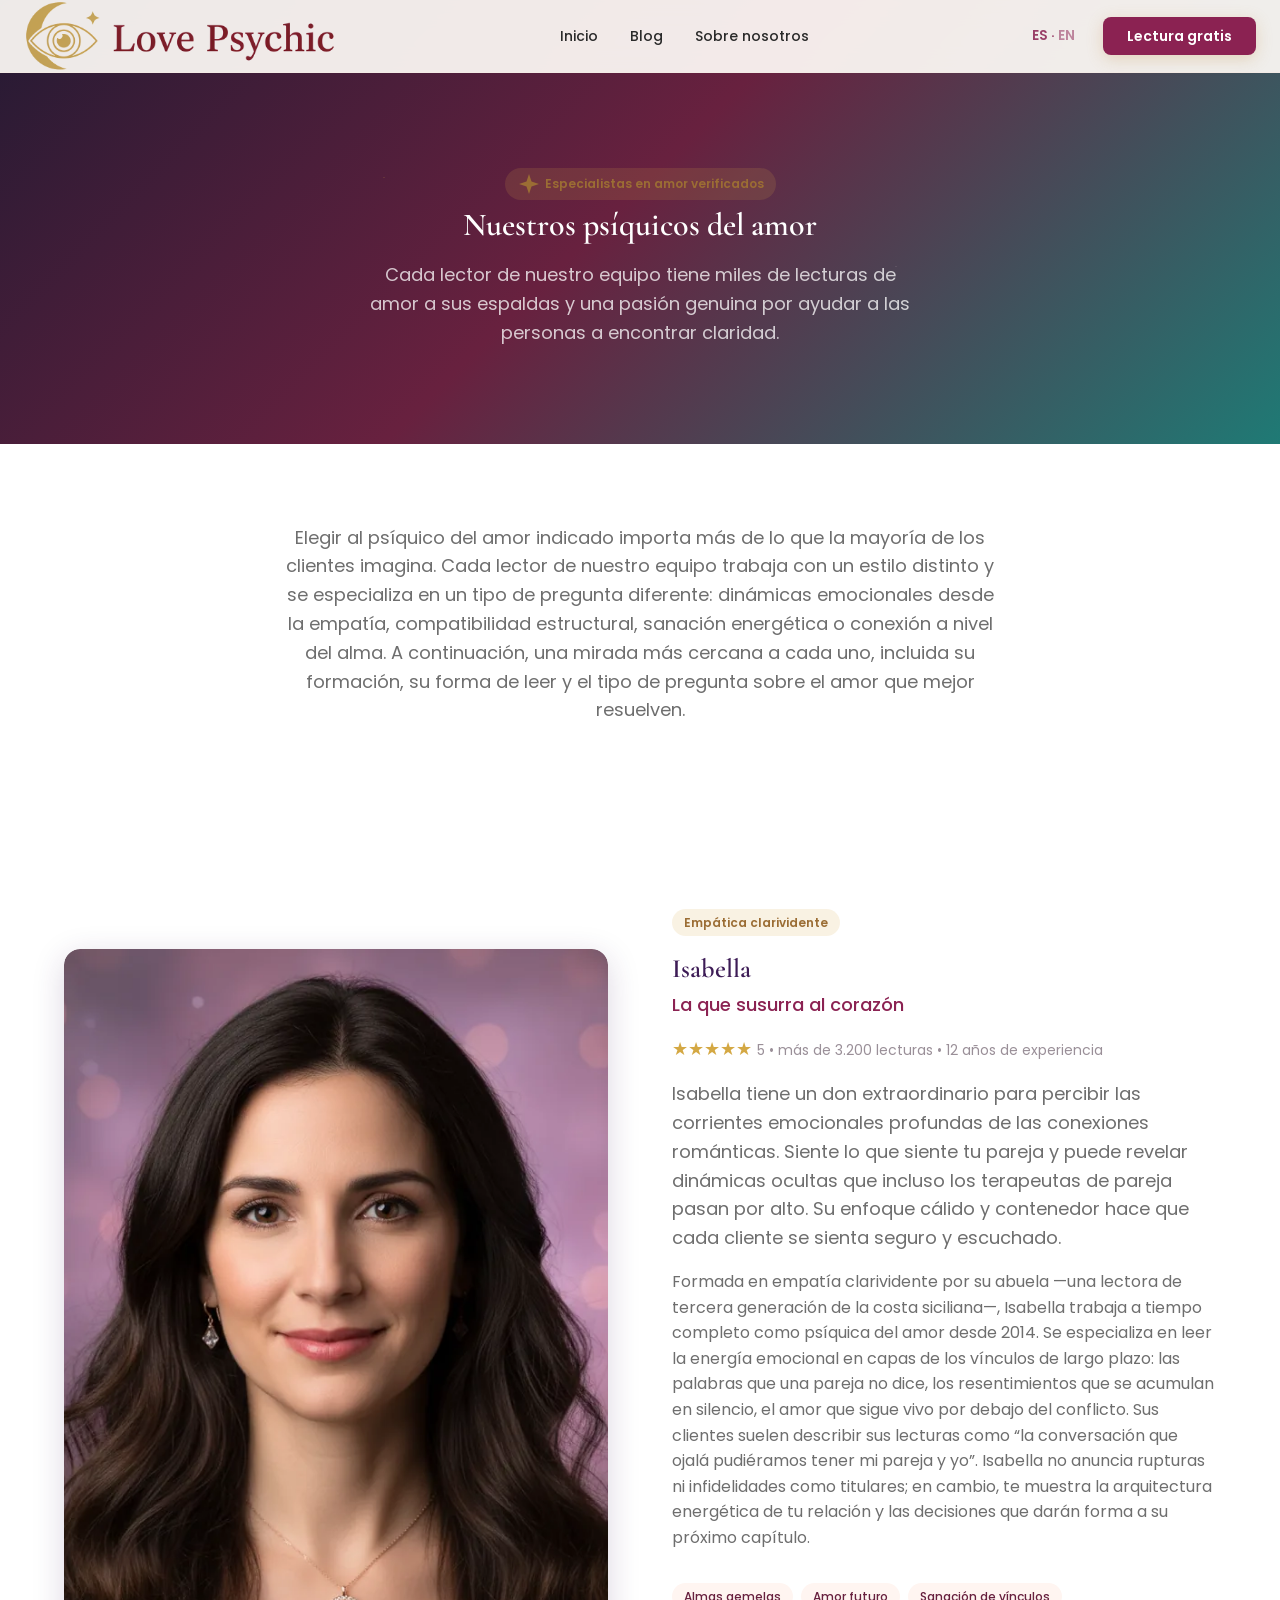
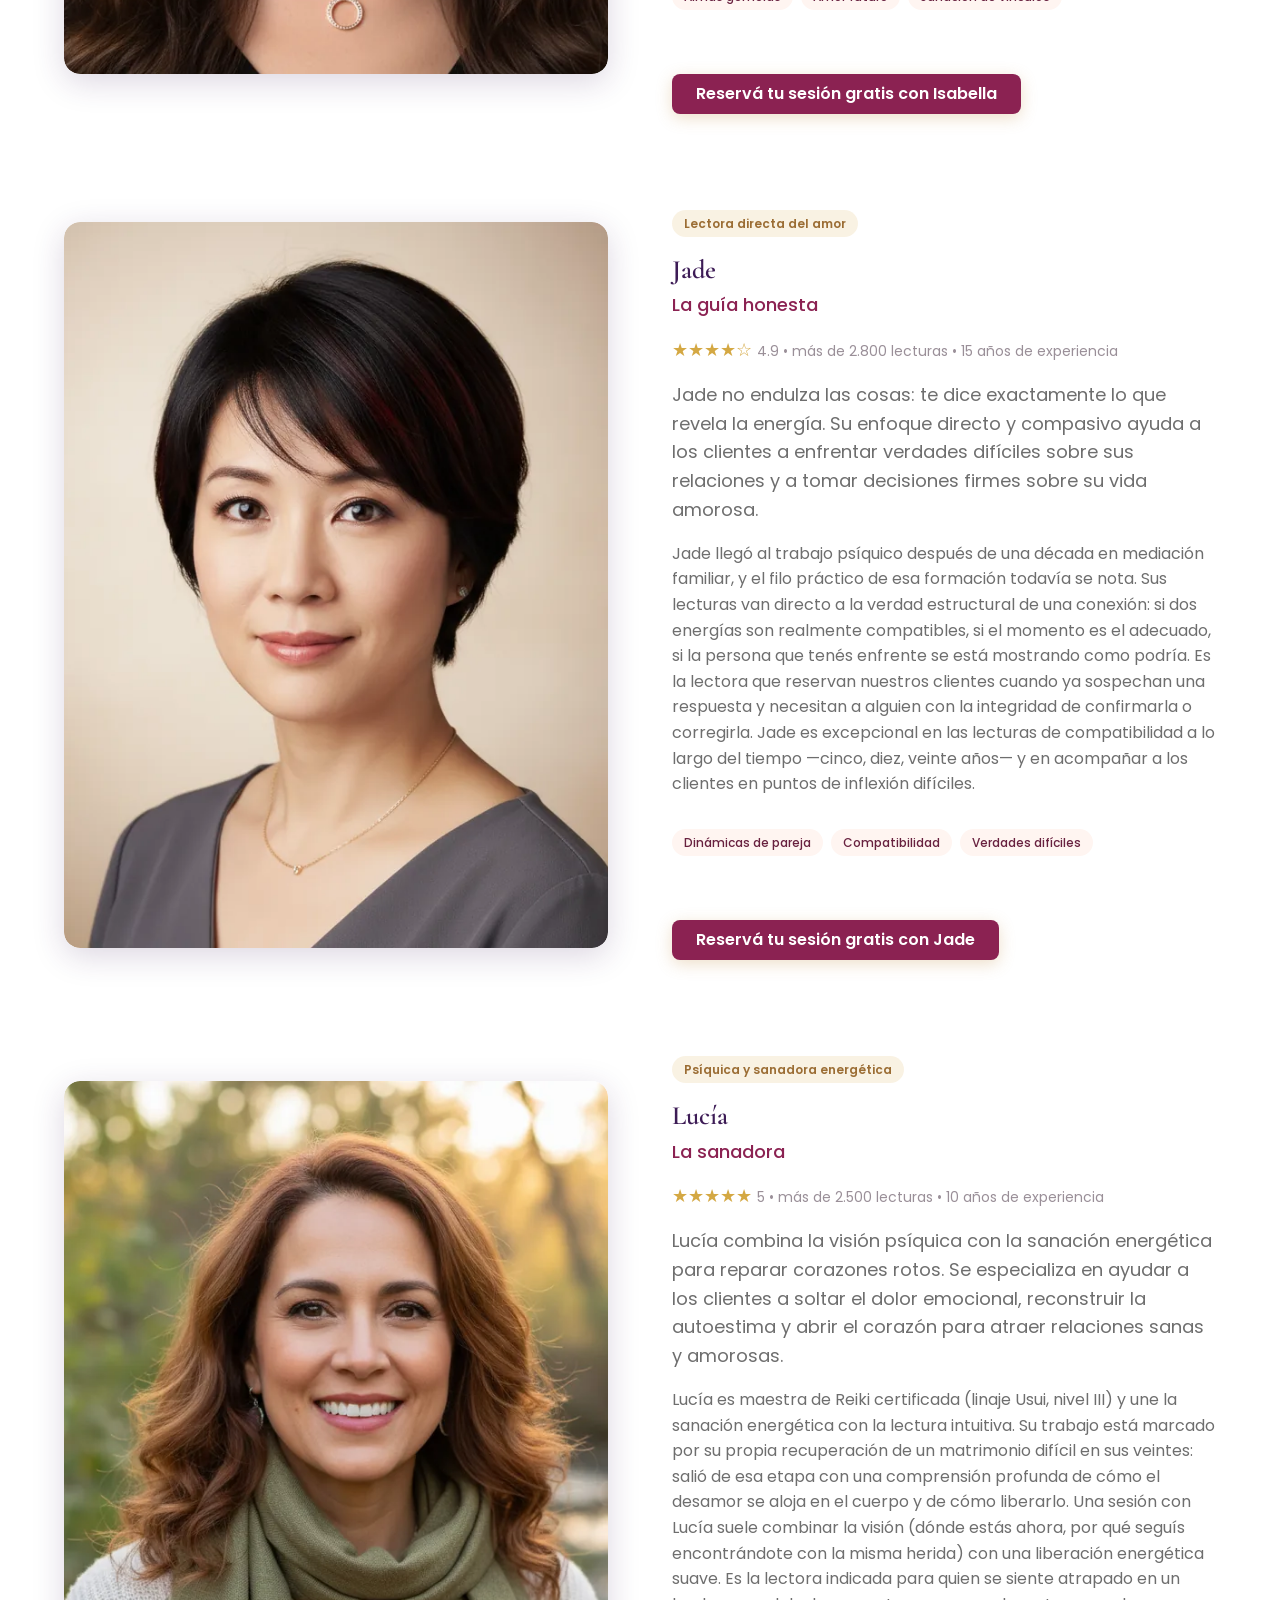
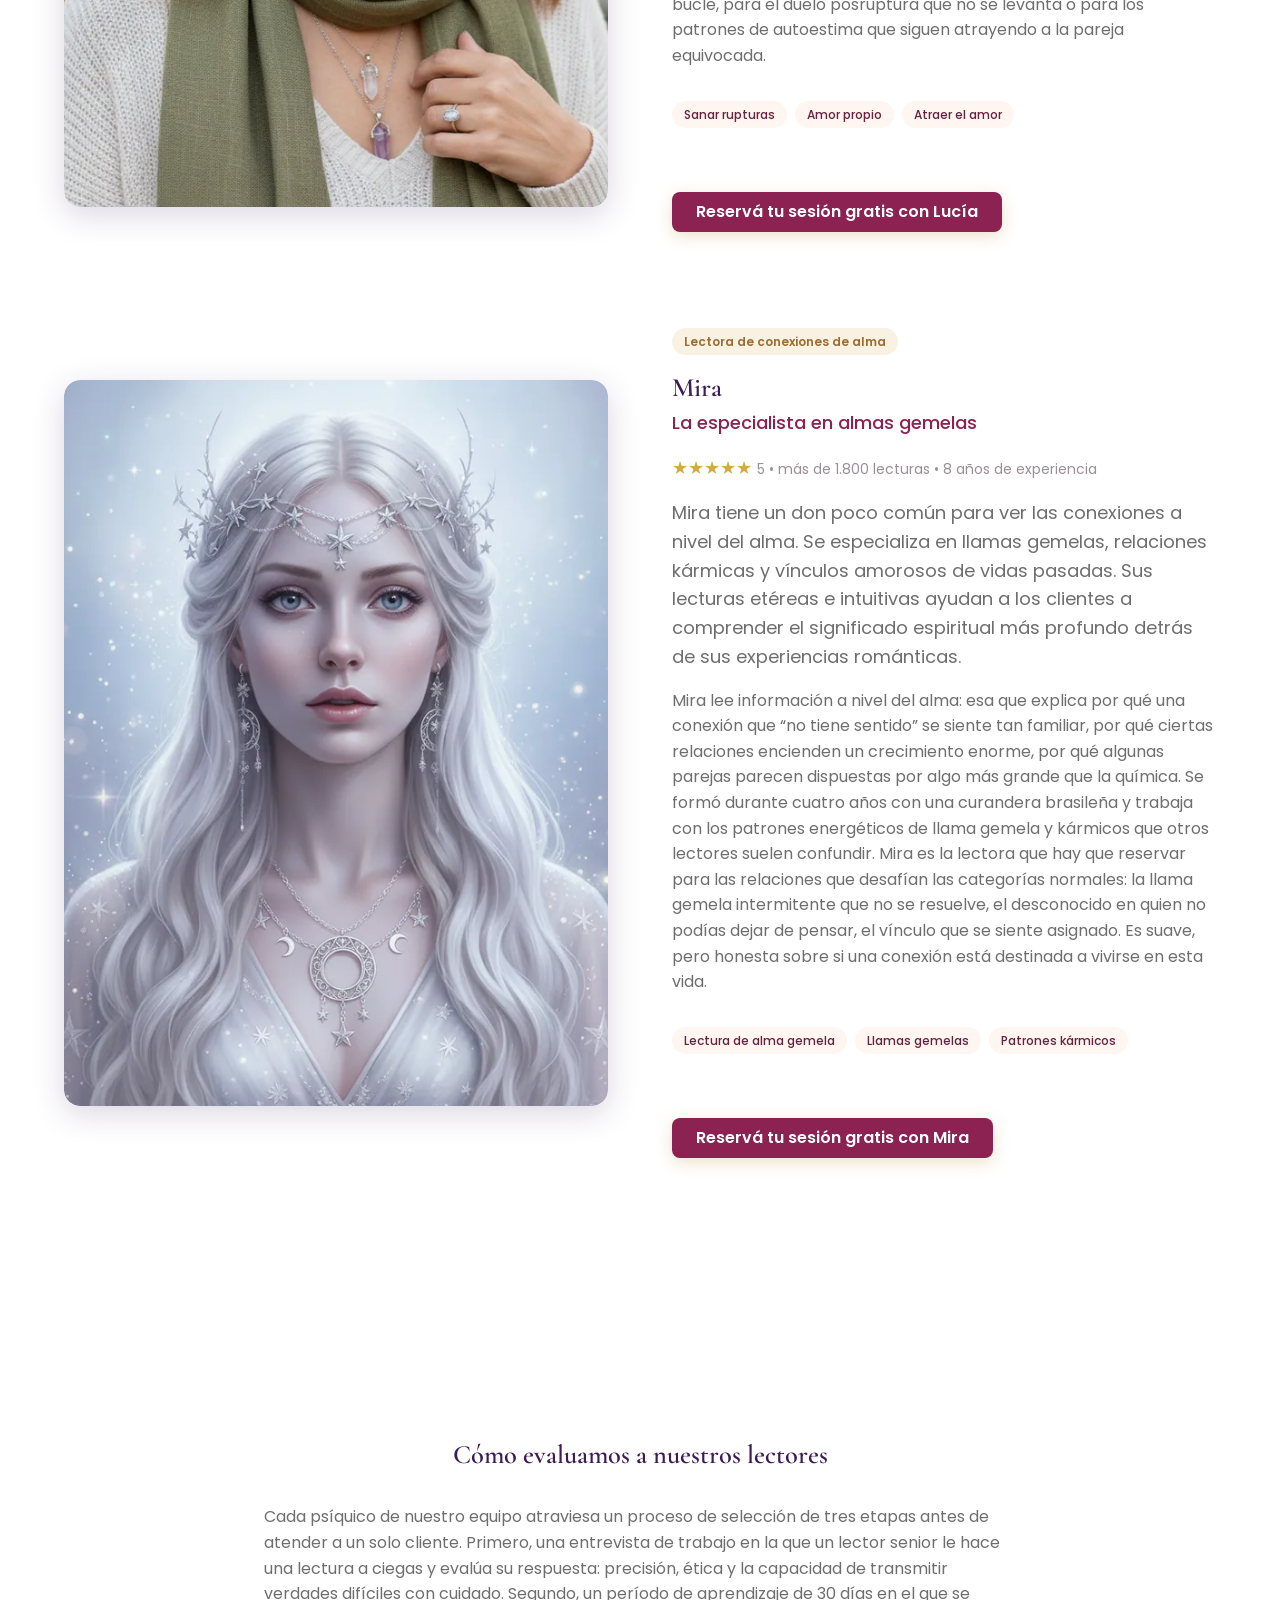
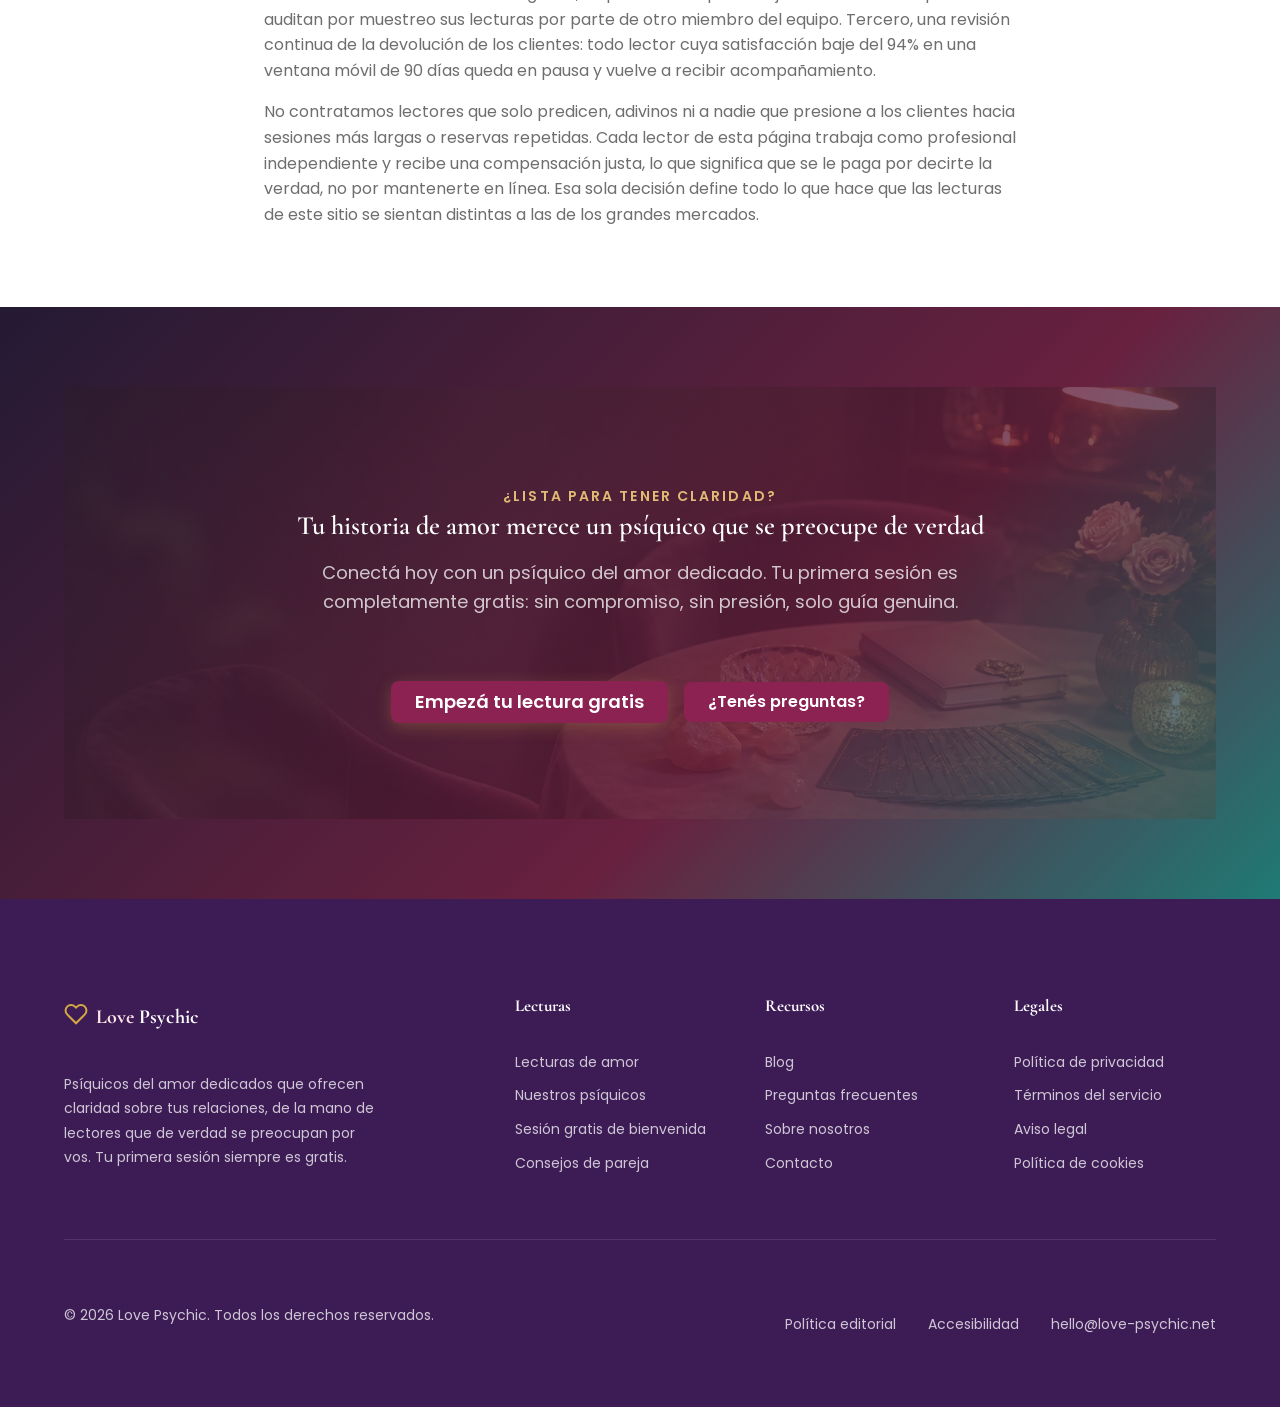
<file: our-love-psychics/index.html>
<!DOCTYPE html>

<html lang="es">
<head>
<meta charset="utf-8"/>
<meta content="width=device-width, initial-scale=1.0" name="viewport"/>
<link href="https://fonts.googleapis.com" rel="preconnect"/>
<link crossorigin="" href="https://fonts.gstatic.com" rel="preconnect"/>
<title>Nuestros psíquicos del amor · Lectores verificados de almas y llamas gemelas</title>
<link href="//fonts.googleapis.com" rel="dns-prefetch">
<!-- BEGIN SEO meta (lp-theme) -->
<meta content="Explore four illustrative love reading profiles by topic and approach. AI-generated portraits and transparent example personas." name="description">
<meta content="index,follow,max-image-preview:large,max-snippet:-1,max-video-preview:-1" name="robots">
<meta content="en_US" property="og:locale"/>
<meta content="Love Psychic" property="og:site_name"/>
<meta content="website" property="og:type"/>
<meta content="Love Reading Styles | Love Psychic" property="og:title"/>
<meta content="Explore four illustrative love reading profiles by topic and approach. AI-generated portraits and transparent example personas." property="og:description"/>
<meta content="https://love-psychic.net/our-love-psychics/" property="og:url"/>
<meta content="/wp-content/themes/lp-theme/assets/images/hero-love-that-psychic.webp" property="og:image"/>
<meta content="1200" property="og:image:width"/>
<meta content="630" property="og:image:height"/>
<meta content="summary_large_image" name="twitter:card"/>
<meta content="Love Reading Styles | Love Psychic" name="twitter:title"/>
<meta content="Explore four illustrative love reading profiles by topic and approach. AI-generated portraits and transparent example personas." name="twitter:description"/>
<meta content="/wp-content/themes/lp-theme/assets/images/hero-love-that-psychic.webp" name="twitter:image"/>
<!-- END SEO meta (lp-theme) -->

<style id="wp-img-auto-sizes-contain-inline-css">
img:is([sizes=auto i],[sizes^="auto," i]){contain-intrinsic-size:3000px 1500px}
/*# sourceURL=wp-img-auto-sizes-contain-inline-css */
</style>
<style id="wp-block-library-inline-css">
:root{--wp-block-synced-color:#7a00df;--wp-block-synced-color--rgb:122,0,223;--wp-bound-block-color:var(--wp-block-synced-color);--wp-editor-canvas-background:#ddd;--wp-admin-theme-color:#007cba;--wp-admin-theme-color--rgb:0,124,186;--wp-admin-theme-color-darker-10:#006ba1;--wp-admin-theme-color-darker-10--rgb:0,107,160.5;--wp-admin-theme-color-darker-20:#005a87;--wp-admin-theme-color-darker-20--rgb:0,90,135;--wp-admin-border-width-focus:2px}@media (min-resolution:192dpi){:root{--wp-admin-border-width-focus:1.5px}}.wp-element-button{cursor:pointer}:root .has-very-light-gray-background-color{background-color:#eee}:root .has-very-dark-gray-background-color{background-color:#313131}:root .has-very-light-gray-color{color:#eee}:root .has-very-dark-gray-color{color:#313131}:root .has-vivid-green-cyan-to-vivid-cyan-blue-gradient-background{background:linear-gradient(135deg,#00d084,#0693e3)}:root .has-purple-crush-gradient-background{background:linear-gradient(135deg,#34e2e4,#4721fb 50%,#ab1dfe)}:root .has-hazy-dawn-gradient-background{background:linear-gradient(135deg,#faaca8,#dad0ec)}:root .has-subdued-olive-gradient-background{background:linear-gradient(135deg,#fafae1,#67a671)}:root .has-atomic-cream-gradient-background{background:linear-gradient(135deg,#fdd79a,#004a59)}:root .has-nightshade-gradient-background{background:linear-gradient(135deg,#330968,#31cdcf)}:root .has-midnight-gradient-background{background:linear-gradient(135deg,#020381,#2874fc)}:root{--wp--preset--font-size--normal:16px;--wp--preset--font-size--huge:42px}.has-regular-font-size{font-size:1em}.has-larger-font-size{font-size:2.625em}.has-normal-font-size{font-size:var(--wp--preset--font-size--normal)}.has-huge-font-size{font-size:var(--wp--preset--font-size--huge)}:root .has-text-align-center{text-align:center}:root .has-text-align-left{text-align:left}:root .has-text-align-right{text-align:right}.has-fit-text{white-space:nowrap!important}#end-resizable-editor-section{display:none}.aligncenter{clear:both}.items-justified-left{justify-content:flex-start}.items-justified-center{justify-content:center}.items-justified-right{justify-content:flex-end}.items-justified-space-between{justify-content:space-between}.screen-reader-text{word-wrap:normal!important;border:0;clip-path:inset(50%);height:1px;margin:-1px;overflow:hidden;padding:0;position:absolute;width:1px;word-break:normal!important}.screen-reader-text:focus{background-color:#ddd;clip-path:none;color:#444;display:block;font-size:1em;height:auto;left:5px;line-height:normal;padding:15px 23px 14px;text-decoration:none;top:5px;width:auto;z-index:100000}html :where(.has-border-color){border-style:solid}html :where([style^=border-color],[style*=";border-color"],[style*="; border-color"]){border-style:solid}html :where([style^=border-top-color],[style*=";border-top-color"],[style*="; border-top-color"]){border-top-style:solid}html :where([style^=border-right-color],[style*=";border-right-color"],[style*="; border-right-color"]){border-right-style:solid}html :where([style^=border-bottom-color],[style*=";border-bottom-color"],[style*="; border-bottom-color"]){border-bottom-style:solid}html :where([style^=border-left-color],[style*=";border-left-color"],[style*="; border-left-color"]){border-left-style:solid}html :where([style^=border-width],[style*=";border-width"],[style*="; border-width"]){border-style:solid}html :where([style^=border-top-width],[style*=";border-top-width"],[style*="; border-top-width"]){border-top-style:solid}html :where([style^=border-right-width],[style*=";border-right-width"],[style*="; border-right-width"]){border-right-style:solid}html :where([style^=border-bottom-width],[style*=";border-bottom-width"],[style*="; border-bottom-width"]){border-bottom-style:solid}html :where([style^=border-left-width],[style*=";border-left-width"],[style*="; border-left-width"]){border-left-style:solid}html :where(img[class*=wp-image-]){height:auto;max-width:100%}:where(figure){margin:0 0 1em}html :where(.is-position-sticky){--wp-admin--admin-bar--position-offset:var(--wp-admin--admin-bar--height,0px)}@media screen and (max-width:600px){html :where(.is-position-sticky){--wp-admin--admin-bar--position-offset:0px}}

/*# sourceURL=/wp-includes/css/dist/block-library/common.min.css */
</style>
<style id="classic-theme-styles-inline-css">
/*! This file is auto-generated */
.wp-block-button__link{color:#fff;background-color:#32373c;border-radius:9999px;box-shadow:none;text-decoration:none;padding:calc(.667em + 2px) calc(1.333em + 2px);font-size:1.125em}.wp-block-file__button{background:#32373c;color:#fff;text-decoration:none}
/*# sourceURL=/wp-includes/css/classic-themes.min.css */
</style>
<style id="global-styles-inline-css">
:root{--wp--preset--aspect-ratio--square: 1;--wp--preset--aspect-ratio--4-3: 4/3;--wp--preset--aspect-ratio--3-4: 3/4;--wp--preset--aspect-ratio--3-2: 3/2;--wp--preset--aspect-ratio--2-3: 2/3;--wp--preset--aspect-ratio--16-9: 16/9;--wp--preset--aspect-ratio--9-16: 9/16;--wp--preset--color--black: #000000;--wp--preset--color--cyan-bluish-gray: #abb8c3;--wp--preset--color--white: #ffffff;--wp--preset--color--pale-pink: #f78da7;--wp--preset--color--vivid-red: #cf2e2e;--wp--preset--color--luminous-vivid-orange: #ff6900;--wp--preset--color--luminous-vivid-amber: #fcb900;--wp--preset--color--light-green-cyan: #7bdcb5;--wp--preset--color--vivid-green-cyan: #00d084;--wp--preset--color--pale-cyan-blue: #8ed1fc;--wp--preset--color--vivid-cyan-blue: #0693e3;--wp--preset--color--vivid-purple: #9b51e0;--wp--preset--gradient--vivid-cyan-blue-to-vivid-purple: linear-gradient(135deg,rgb(6,147,227) 0%,rgb(155,81,224) 100%);--wp--preset--gradient--light-green-cyan-to-vivid-green-cyan: linear-gradient(135deg,rgb(122,220,180) 0%,rgb(0,208,130) 100%);--wp--preset--gradient--luminous-vivid-amber-to-luminous-vivid-orange: linear-gradient(135deg,rgb(252,185,0) 0%,rgb(255,105,0) 100%);--wp--preset--gradient--luminous-vivid-orange-to-vivid-red: linear-gradient(135deg,rgb(255,105,0) 0%,rgb(207,46,46) 100%);--wp--preset--gradient--very-light-gray-to-cyan-bluish-gray: linear-gradient(135deg,rgb(238,238,238) 0%,rgb(169,184,195) 100%);--wp--preset--gradient--cool-to-warm-spectrum: linear-gradient(135deg,rgb(74,234,220) 0%,rgb(151,120,209) 20%,rgb(207,42,186) 40%,rgb(238,44,130) 60%,rgb(251,105,98) 80%,rgb(254,248,76) 100%);--wp--preset--gradient--blush-light-purple: linear-gradient(135deg,rgb(255,206,236) 0%,rgb(152,150,240) 100%);--wp--preset--gradient--blush-bordeaux: linear-gradient(135deg,rgb(254,205,165) 0%,rgb(254,45,45) 50%,rgb(107,0,62) 100%);--wp--preset--gradient--luminous-dusk: linear-gradient(135deg,rgb(255,203,112) 0%,rgb(199,81,192) 50%,rgb(65,88,208) 100%);--wp--preset--gradient--pale-ocean: linear-gradient(135deg,rgb(255,245,203) 0%,rgb(182,227,212) 50%,rgb(51,167,181) 100%);--wp--preset--gradient--electric-grass: linear-gradient(135deg,rgb(202,248,128) 0%,rgb(113,206,126) 100%);--wp--preset--gradient--midnight: linear-gradient(135deg,rgb(2,3,129) 0%,rgb(40,116,252) 100%);--wp--preset--font-size--small: 13px;--wp--preset--font-size--medium: 20px;--wp--preset--font-size--large: 36px;--wp--preset--font-size--x-large: 42px;--wp--preset--spacing--20: 0.44rem;--wp--preset--spacing--30: 0.67rem;--wp--preset--spacing--40: 1rem;--wp--preset--spacing--50: 1.5rem;--wp--preset--spacing--60: 2.25rem;--wp--preset--spacing--70: 3.38rem;--wp--preset--spacing--80: 5.06rem;--wp--preset--shadow--natural: 6px 6px 9px rgba(0, 0, 0, 0.2);--wp--preset--shadow--deep: 12px 12px 50px rgba(0, 0, 0, 0.4);--wp--preset--shadow--sharp: 6px 6px 0px rgba(0, 0, 0, 0.2);--wp--preset--shadow--outlined: 6px 6px 0px -3px rgb(255, 255, 255), 6px 6px rgb(0, 0, 0);--wp--preset--shadow--crisp: 6px 6px 0px rgb(0, 0, 0);}.wp-block-button{--wp--preset--dimension--25: 25%;--wp--preset--dimension--50: 50%;--wp--preset--dimension--75: 75%;--wp--preset--dimension--100: 100%;}:where(body) { margin: 0; }:where(.is-layout-flex){gap: 0.5em;}:where(.is-layout-grid){gap: 0.5em;}body .is-layout-flex{display: flex;}.is-layout-flex{flex-wrap: wrap;align-items: center;}.is-layout-flex > :is(*, div){margin: 0;}body .is-layout-grid{display: grid;}.is-layout-grid > :is(*, div){margin: 0;}body{padding-top: 0px;padding-right: 0px;padding-bottom: 0px;padding-left: 0px;}:root :where(.wp-element-button, .wp-block-button__link){background-color: #32373c;border-width: 0;color: #fff;font-family: inherit;font-size: inherit;font-style: inherit;font-weight: inherit;letter-spacing: inherit;line-height: inherit;padding-top: calc(0.667em + 2px);padding-right: calc(1.333em + 2px);padding-bottom: calc(0.667em + 2px);padding-left: calc(1.333em + 2px);text-decoration: none;text-transform: inherit;}.has-black-color{color: var(--wp--preset--color--black) !important;}.has-cyan-bluish-gray-color{color: var(--wp--preset--color--cyan-bluish-gray) !important;}.has-white-color{color: var(--wp--preset--color--white) !important;}.has-pale-pink-color{color: var(--wp--preset--color--pale-pink) !important;}.has-vivid-red-color{color: var(--wp--preset--color--vivid-red) !important;}.has-luminous-vivid-orange-color{color: var(--wp--preset--color--luminous-vivid-orange) !important;}.has-luminous-vivid-amber-color{color: var(--wp--preset--color--luminous-vivid-amber) !important;}.has-light-green-cyan-color{color: var(--wp--preset--color--light-green-cyan) !important;}.has-vivid-green-cyan-color{color: var(--wp--preset--color--vivid-green-cyan) !important;}.has-pale-cyan-blue-color{color: var(--wp--preset--color--pale-cyan-blue) !important;}.has-vivid-cyan-blue-color{color: var(--wp--preset--color--vivid-cyan-blue) !important;}.has-vivid-purple-color{color: var(--wp--preset--color--vivid-purple) !important;}.has-black-background-color{background-color: var(--wp--preset--color--black) !important;}.has-cyan-bluish-gray-background-color{background-color: var(--wp--preset--color--cyan-bluish-gray) !important;}.has-white-background-color{background-color: var(--wp--preset--color--white) !important;}.has-pale-pink-background-color{background-color: var(--wp--preset--color--pale-pink) !important;}.has-vivid-red-background-color{background-color: var(--wp--preset--color--vivid-red) !important;}.has-luminous-vivid-orange-background-color{background-color: var(--wp--preset--color--luminous-vivid-orange) !important;}.has-luminous-vivid-amber-background-color{background-color: var(--wp--preset--color--luminous-vivid-amber) !important;}.has-light-green-cyan-background-color{background-color: var(--wp--preset--color--light-green-cyan) !important;}.has-vivid-green-cyan-background-color{background-color: var(--wp--preset--color--vivid-green-cyan) !important;}.has-pale-cyan-blue-background-color{background-color: var(--wp--preset--color--pale-cyan-blue) !important;}.has-vivid-cyan-blue-background-color{background-color: var(--wp--preset--color--vivid-cyan-blue) !important;}.has-vivid-purple-background-color{background-color: var(--wp--preset--color--vivid-purple) !important;}.has-black-border-color{border-color: var(--wp--preset--color--black) !important;}.has-cyan-bluish-gray-border-color{border-color: var(--wp--preset--color--cyan-bluish-gray) !important;}.has-white-border-color{border-color: var(--wp--preset--color--white) !important;}.has-pale-pink-border-color{border-color: var(--wp--preset--color--pale-pink) !important;}.has-vivid-red-border-color{border-color: var(--wp--preset--color--vivid-red) !important;}.has-luminous-vivid-orange-border-color{border-color: var(--wp--preset--color--luminous-vivid-orange) !important;}.has-luminous-vivid-amber-border-color{border-color: var(--wp--preset--color--luminous-vivid-amber) !important;}.has-light-green-cyan-border-color{border-color: var(--wp--preset--color--light-green-cyan) !important;}.has-vivid-green-cyan-border-color{border-color: var(--wp--preset--color--vivid-green-cyan) !important;}.has-pale-cyan-blue-border-color{border-color: var(--wp--preset--color--pale-cyan-blue) !important;}.has-vivid-cyan-blue-border-color{border-color: var(--wp--preset--color--vivid-cyan-blue) !important;}.has-vivid-purple-border-color{border-color: var(--wp--preset--color--vivid-purple) !important;}.has-vivid-cyan-blue-to-vivid-purple-gradient-background{background: var(--wp--preset--gradient--vivid-cyan-blue-to-vivid-purple) !important;}.has-light-green-cyan-to-vivid-green-cyan-gradient-background{background: var(--wp--preset--gradient--light-green-cyan-to-vivid-green-cyan) !important;}.has-luminous-vivid-amber-to-luminous-vivid-orange-gradient-background{background: var(--wp--preset--gradient--luminous-vivid-amber-to-luminous-vivid-orange) !important;}.has-luminous-vivid-orange-to-vivid-red-gradient-background{background: var(--wp--preset--gradient--luminous-vivid-orange-to-vivid-red) !important;}.has-very-light-gray-to-cyan-bluish-gray-gradient-background{background: var(--wp--preset--gradient--very-light-gray-to-cyan-bluish-gray) !important;}.has-cool-to-warm-spectrum-gradient-background{background: var(--wp--preset--gradient--cool-to-warm-spectrum) !important;}.has-blush-light-purple-gradient-background{background: var(--wp--preset--gradient--blush-light-purple) !important;}.has-blush-bordeaux-gradient-background{background: var(--wp--preset--gradient--blush-bordeaux) !important;}.has-luminous-dusk-gradient-background{background: var(--wp--preset--gradient--luminous-dusk) !important;}.has-pale-ocean-gradient-background{background: var(--wp--preset--gradient--pale-ocean) !important;}.has-electric-grass-gradient-background{background: var(--wp--preset--gradient--electric-grass) !important;}.has-midnight-gradient-background{background: var(--wp--preset--gradient--midnight) !important;}.has-small-font-size{font-size: var(--wp--preset--font-size--small) !important;}.has-medium-font-size{font-size: var(--wp--preset--font-size--medium) !important;}.has-large-font-size{font-size: var(--wp--preset--font-size--large) !important;}.has-x-large-font-size{font-size: var(--wp--preset--font-size--x-large) !important;}
/*# sourceURL=global-styles-inline-css */
</style>
<link as="style" href="https://fonts.googleapis.com/css2?family=Cormorant+Garamond:ital,wght@0,400;0,600;0,700;1,400;1,700&amp;family=Poppins:wght@300;400;500;600;700&amp;display=swap" rel="preload">
<link href="https://fonts.googleapis.com/css2?family=Cormorant+Garamond:ital,wght@0,400;0,600;0,700;1,400;1,700&amp;family=Poppins:wght@300;400;500;600;700&amp;display=swap" id="lp-google-fonts-css" media="print" onload="this.media='all'" rel="stylesheet"/>
<noscript><link href="https://fonts.googleapis.com/css2?family=Cormorant+Garamond:ital,wght@0,400;0,600;0,700;1,400;1,700&amp;family=Poppins:wght@300;400;500;600;700&amp;display=swap" rel="stylesheet"/></noscript>
<link href="/wp-content/themes/lp-theme/assets/css/tokens.css?ver=2.3.3" id="lp-tokens-css" media="all" rel="stylesheet"/>
<link href="/wp-content/themes/lp-theme/assets/css/components.css?ver=2.3.3" id="lp-components-css" media="all" rel="stylesheet"/>
<link href="/wp-content/themes/lp-theme/assets/css/layouts.css?ver=2.3.5" id="lp-layouts-css" media="all" rel="stylesheet"/>
<link href="/wp-content/themes/lp-theme/style.css?ver=2.3.3" id="lp-style-css" media="all" rel="stylesheet"/>
<link href="/wp-content/themes/lp-theme/assets/css/reader-catalog.css?ver=3" id="lp-reader-catalog-css" media="all" rel="stylesheet"/>
<link rel="canonical" href="https://es.love-psychic.net/our-love-psychics/" />
<link href="/wp-content/uploads/2026/03/site_3_favicon-150x150.png" rel="icon" sizes="32x32"/>
<link href="/wp-content/uploads/2026/03/site_3_favicon-300x300.png" rel="icon" sizes="192x192"/>
<link href="/wp-content/uploads/2026/03/site_3_favicon-300x300.png" rel="apple-touch-icon"/>
<meta content="/wp-content/uploads/2026/03/site_3_favicon-300x300.png" name="msapplication-TileImage"/>
<style id="wp-custom-css">
:root {
  --color-primary: #8B2252;
  --color-secondary: #3D1C56;
  --color-accent: #D4A843;
  --color-bg: #FFFFFF;
  --color-bg-alt: #F8F5FA;
  --color-text: #2A2A2A;
  --color-text-light: #6E6E6E;
  --color-border: #E5E0E9;
  --color-success: #4CAF50;
  --color-danger: #DC3545;
  --font-heading: 'Cormorant Garamond', serif;
  --font-body: 'Poppins', sans-serif;
  --radius-sm: 4px;
  --radius-md: 8px;
  --radius-lg: 16px;
  --shadow-sm: 0 1px 3px rgba(61,28,86,0.1);
  --shadow-md: 0 4px 12px rgba(61,28,86,0.15);
  --shadow-lg: 0 8px 32px rgba(61,28,86,0.18);
  --spacing-xs: 4px;
  --spacing-sm: 8px;
  --spacing-md: 16px;
  --spacing-lg: 32px;
  --spacing-xl: 64px;
  --transition: 0.2s ease;
}

body{font-family:var(--font-body);color:var(--color-text);line-height:1.6;background:var(--color-bg)}h1,h2,h3,h4,h5,h6{font-family:var(--font-heading);color:var(--color-primary);font-weight:600;line-height:1.3}.btn{background:var(--color-primary);color:white;padding:12px 24px;border-radius:var(--radius-md);border:none;transition:var(--transition)}.btn:hover{background:#a02860}.card{background:white;border-radius:var(--radius-md);padding:var(--spacing-lg);box-shadow:var(--shadow-sm)}.hero{background:linear-gradient(135deg,var(--color-primary),var(--color-secondary));color:white;padding:var(--spacing-xl) 0}
/* --- Heading size normalization --- */
h1, .wp-block-heading.has-xx-large-font-size {
  font-size: clamp(1.6rem, 3vw, 2rem) !important;
}
h2, .wp-block-heading.has-x-large-font-size {
  font-size: clamp(1.35rem, 2.5vw, 1.65rem) !important;
}
h3, .wp-block-heading.has-large-font-size {
  font-size: clamp(1.15rem, 2vw, 1.35rem) !important;
}
h4 {
  font-size: 1.05rem !important;
}

/* === Nav Menu Spacing Fix === */
.main-nav__list {
    gap: var(--spacing-sm) !important;
}

</style>
<link rel="stylesheet" href="/nebula-quiz/quiz.css?v=f5fbce4d1435" data-nebula-quiz="style">
<script src="/nebula-quiz/quiz.js?v=f5fbce4d1435" defer data-nebula-quiz="script"></script>

<!-- i18n hreflang es_subdomain -->
<link rel="alternate" hreflang="en" href="https://love-psychic.net/our-love-psychics/" />
<link rel="alternate" hreflang="es" href="https://es.love-psychic.net/our-love-psychics/" />
<link rel="alternate" hreflang="x-default" href="https://love-psychic.net/our-love-psychics/" />
<link rel="stylesheet" href="/wp-content/themes/lp-theme/assets/css/localized-responsive.css?ver=2.3.5" />
</head>
<body class="wp-singular page-template page-template-page-our-love-psychics page-template-page-our-love-psychics-php page page-id-23 page-parent wp-custom-logo wp-theme-lp-theme">
<header class="site-header" id="site-header">

    <div class="site-header__inner">

        <a href="/" class="site-logo"><img src="/wp-content/uploads/2026/04/site-logo-v3-1776869568.png" alt="Love Psychic" class="custom-logo" style="max-height:72px;width:auto;"></a>



        <nav class="main-nav" id="main-nav" aria-label="Navegación principal">

            <ul class="main-nav__list"><li class="menu-item menu-item-type-post_type menu-item-object-page menu-item-home current-menu-item page_item current_page_item"><a href="/" aria-current="page">Inicio</a></li>
<li class="menu-item menu-item-type-post_type menu-item-object-page"><a href="https://love-psychic.net/blog/">Blog</a></li>
<li class="menu-item menu-item-type-post_type menu-item-object-page"><a href="/about-us/">Sobre nosotros</a></li>
</ul>        </nav>



        <div class="header-cta">

            <a class="lang-switch" href="https://love-psychic.net/our-love-psychics/" hreflang="en" title="Read this page in English" style="margin-right:.75rem;font-size:.85rem;font-weight:600;text-decoration:none;opacity:.85;">ES&nbsp;·&nbsp;<span style="opacity:.6;">EN</span></a>

            <a href="/free-intro-session/" class="btn btn--primary btn--sm">Lectura gratis</a>

            <button class="menu-toggle" id="menu-toggle" aria-controls="main-nav" aria-expanded="false" aria-label="Abrir menú">

                <span class="menu-toggle__open"><svg width="24" height="24" viewBox="0 0 24 24" fill="none" stroke="currentColor" stroke-width="2"><line x1="3" y1="12" x2="21" y2="12"/><line x1="3" y1="6" x2="21" y2="6"/><line x1="3" y1="18" x2="21" y2="18"/></svg></span>

                <span class="menu-toggle__close" style="display:none;"><svg width="24" height="24" viewBox="0 0 24 24" fill="none" stroke="currentColor" stroke-width="2"><line x1="18" y1="6" x2="6" y2="18"/><line x1="6" y1="6" x2="18" y2="18"/></svg></span>

            </button>

        </div>

    </div>

</header>
<main id="main-content">


<div class="page-header">
    <div class="page-header__particles"></div>
    <div class="page-header__content container">
        <span class="badge badge--gold"><svg width="24" height="24" viewBox="0 0 24 24" fill="currentColor"><path d="M12 2L14.5 9.5 22 12 14.5 14.5 12 22 9.5 14.5 2 12 9.5 9.5z"/></svg> Especialistas en amor verificados</span>
        <h1 class="page-header__title">Nuestros psíquicos del amor</h1>
        <p class="page-header__subtitle">Cada lector de nuestro equipo tiene miles de lecturas de amor a sus espaldas y una pasión genuina por ayudar a las personas a encontrar claridad.</p>
    </div>
</div>

<section class="section">
    <div class="container container--narrow" style="text-align:center;">
        <p style="font-size: var(--text-lg); color: var(--color-text-light); max-width: 720px; margin: 0 auto;">Elegir al psíquico del amor indicado importa más de lo que la mayoría de los clientes imagina. Cada lector de nuestro equipo trabaja con un estilo distinto y se especializa en un tipo de pregunta diferente: dinámicas emocionales desde la empatía, compatibilidad estructural, sanación energética o conexión a nivel del alma. A continuación, una mirada más cercana a cada uno, incluida su formación, su forma de leer y el tipo de pregunta sobre el amor que mejor resuelven.</p>
    </div>
</section>

<section class="section section--lg">
    <div class="container">

                    <div id="psychic-isabella" class="reading-hero fade-in" style="margin-bottom: var(--spacing-4xl);">
                                    <div class="reading-hero__image">
                        <img src="/wp-content/themes/lp-theme/assets/images/psychic-isabella.webp" alt="Isabella — La que susurra al corazón" loading="lazy" style="border-radius: var(--radius-lg); width: 100%; aspect-ratio: 3/4; object-fit: cover;">
                    </div>
                                <div>
                    <span class="badge badge--gold" style="margin-bottom: var(--spacing-md);">Empática clarividente</span>
                    <h2 style="color: var(--color-secondary); margin-bottom: var(--spacing-xs);">Isabella</h2>
                    <p style="color: var(--color-primary); font-weight: 500; font-size: var(--text-lg); margin-bottom: var(--spacing-md);">La que susurra al corazón</p>
                    <div style="color: var(--color-star); margin-bottom: var(--spacing-md); font-size: var(--text-lg);">
                        <span>&#9733;</span><span>&#9733;</span><span>&#9733;</span><span>&#9733;</span><span>&#9733;</span>                        <span style="color: var(--color-text-muted); font-size: var(--text-sm);">5 &bull; más de 3.200 lecturas &bull; 12 años de experiencia</span>
                    </div>
                    <p style="font-size: var(--text-lg); color: var(--color-text-light); margin-bottom: var(--spacing-md);">Isabella tiene un don extraordinario para percibir las corrientes emocionales profundas de las conexiones románticas. Siente lo que siente tu pareja y puede revelar dinámicas ocultas que incluso los terapeutas de pareja pasan por alto. Su enfoque cálido y contenedor hace que cada cliente se sienta seguro y escuchado.</p>
                    <p style="color: var(--color-text-light); margin-bottom: var(--spacing-lg);">Formada en empatía clarividente por su abuela —una lectora de tercera generación de la costa siciliana—, Isabella trabaja a tiempo completo como psíquica del amor desde 2014. Se especializa en leer la energía emocional en capas de los vínculos de largo plazo: las palabras que una pareja no dice, los resentimientos que se acumulan en silencio, el amor que sigue vivo por debajo del conflicto. Sus clientes suelen describir sus lecturas como &ldquo;la conversación que ojalá pudiéramos tener mi pareja y yo&rdquo;. Isabella no anuncia rupturas ni infidelidades como titulares; en cambio, te muestra la arquitectura energética de tu relación y las decisiones que darán forma a su próximo capítulo.</p>
                    <div style="display: flex; flex-wrap: wrap; gap: var(--spacing-sm); margin-bottom: var(--spacing-xl);">
                                                    <span class="psychic-card__tag">Almas gemelas</span>
                                                    <span class="psychic-card__tag">Amor futuro</span>
                                                    <span class="psychic-card__tag">Sanación de vínculos</span>
                                            </div>
                    <a href="/free-intro-session/" class="btn btn--primary">Reservá tu sesión gratis con Isabella</a>
                </div>
                            </div>
                    <div id="psychic-jade" class="reading-hero fade-in" style="margin-bottom: var(--spacing-4xl); direction: rtl;">
                                <div style="direction: ltr;">
                    <span class="badge badge--gold" style="margin-bottom: var(--spacing-md);">Lectora directa del amor</span>
                    <h2 style="color: var(--color-secondary); margin-bottom: var(--spacing-xs);">Jade</h2>
                    <p style="color: var(--color-primary); font-weight: 500; font-size: var(--text-lg); margin-bottom: var(--spacing-md);">La guía honesta</p>
                    <div style="color: var(--color-star); margin-bottom: var(--spacing-md); font-size: var(--text-lg);">
                        <span>&#9733;</span><span>&#9733;</span><span>&#9733;</span><span>&#9733;</span><span>&#9734;</span>                        <span style="color: var(--color-text-muted); font-size: var(--text-sm);">4.9 &bull; más de 2.800 lecturas &bull; 15 años de experiencia</span>
                    </div>
                    <p style="font-size: var(--text-lg); color: var(--color-text-light); margin-bottom: var(--spacing-md);">Jade no endulza las cosas: te dice exactamente lo que revela la energía. Su enfoque directo y compasivo ayuda a los clientes a enfrentar verdades difíciles sobre sus relaciones y a tomar decisiones firmes sobre su vida amorosa.</p>
                    <p style="color: var(--color-text-light); margin-bottom: var(--spacing-lg);">Jade llegó al trabajo psíquico después de una década en mediación familiar, y el filo práctico de esa formación todavía se nota. Sus lecturas van directo a la verdad estructural de una conexión: si dos energías son realmente compatibles, si el momento es el adecuado, si la persona que tenés enfrente se está mostrando como podría. Es la lectora que reservan nuestros clientes cuando ya sospechan una respuesta y necesitan a alguien con la integridad de confirmarla o corregirla. Jade es excepcional en las lecturas de compatibilidad a lo largo del tiempo —cinco, diez, veinte años— y en acompañar a los clientes en puntos de inflexión difíciles.</p>
                    <div style="display: flex; flex-wrap: wrap; gap: var(--spacing-sm); margin-bottom: var(--spacing-xl);">
                                                    <span class="psychic-card__tag">Dinámicas de pareja</span>
                                                    <span class="psychic-card__tag">Compatibilidad</span>
                                                    <span class="psychic-card__tag">Verdades difíciles</span>
                                            </div>
                    <a href="/free-intro-session/" class="btn btn--primary">Reservá tu sesión gratis con Jade</a>
                </div>
                                    <div class="reading-hero__image" style="direction: ltr;">
                        <img src="/wp-content/themes/lp-theme/assets/images/psychic-jade.webp" alt="Jade — La guía honesta" loading="lazy" style="border-radius: var(--radius-lg); width: 100%; aspect-ratio: 3/4; object-fit: cover;">
                    </div>
                            </div>
                    <div id="psychic-lucia" class="reading-hero fade-in" style="margin-bottom: var(--spacing-4xl);">
                                    <div class="reading-hero__image">
                        <img src="/wp-content/themes/lp-theme/assets/images/psychic-lucia.webp" alt="Lucía — La sanadora" loading="lazy" style="border-radius: var(--radius-lg); width: 100%; aspect-ratio: 3/4; object-fit: cover;">
                    </div>
                                <div>
                    <span class="badge badge--gold" style="margin-bottom: var(--spacing-md);">Psíquica y sanadora energética</span>
                    <h2 style="color: var(--color-secondary); margin-bottom: var(--spacing-xs);">Lucía</h2>
                    <p style="color: var(--color-primary); font-weight: 500; font-size: var(--text-lg); margin-bottom: var(--spacing-md);">La sanadora</p>
                    <div style="color: var(--color-star); margin-bottom: var(--spacing-md); font-size: var(--text-lg);">
                        <span>&#9733;</span><span>&#9733;</span><span>&#9733;</span><span>&#9733;</span><span>&#9733;</span>                        <span style="color: var(--color-text-muted); font-size: var(--text-sm);">5 &bull; más de 2.500 lecturas &bull; 10 años de experiencia</span>
                    </div>
                    <p style="font-size: var(--text-lg); color: var(--color-text-light); margin-bottom: var(--spacing-md);">Lucía combina la visión psíquica con la sanación energética para reparar corazones rotos. Se especializa en ayudar a los clientes a soltar el dolor emocional, reconstruir la autoestima y abrir el corazón para atraer relaciones sanas y amorosas.</p>
                    <p style="color: var(--color-text-light); margin-bottom: var(--spacing-lg);">Lucía es maestra de Reiki certificada (linaje Usui, nivel III) y une la sanación energética con la lectura intuitiva. Su trabajo está marcado por su propia recuperación de un matrimonio difícil en sus veintes: salió de esa etapa con una comprensión profunda de cómo el desamor se aloja en el cuerpo y de cómo liberarlo. Una sesión con Lucía suele combinar la visión (dónde estás ahora, por qué seguís encontrándote con la misma herida) con una liberación energética suave. Es la lectora indicada para quien se siente atrapado en un bucle, para el duelo posruptura que no se levanta o para los patrones de autoestima que siguen atrayendo a la pareja equivocada.</p>
                    <div style="display: flex; flex-wrap: wrap; gap: var(--spacing-sm); margin-bottom: var(--spacing-xl);">
                                                    <span class="psychic-card__tag">Sanar rupturas</span>
                                                    <span class="psychic-card__tag">Amor propio</span>
                                                    <span class="psychic-card__tag">Atraer el amor</span>
                                            </div>
                    <a href="/free-intro-session/" class="btn btn--primary">Reservá tu sesión gratis con Lucía</a>
                </div>
                            </div>
                    <div id="psychic-mira" class="reading-hero fade-in" style="margin-bottom: var(--spacing-4xl); direction: rtl;">
                                <div style="direction: ltr;">
                    <span class="badge badge--gold" style="margin-bottom: var(--spacing-md);">Lectora de conexiones de alma</span>
                    <h2 style="color: var(--color-secondary); margin-bottom: var(--spacing-xs);">Mira</h2>
                    <p style="color: var(--color-primary); font-weight: 500; font-size: var(--text-lg); margin-bottom: var(--spacing-md);">La especialista en almas gemelas</p>
                    <div style="color: var(--color-star); margin-bottom: var(--spacing-md); font-size: var(--text-lg);">
                        <span>&#9733;</span><span>&#9733;</span><span>&#9733;</span><span>&#9733;</span><span>&#9733;</span>                        <span style="color: var(--color-text-muted); font-size: var(--text-sm);">5 &bull; más de 1.800 lecturas &bull; 8 años de experiencia</span>
                    </div>
                    <p style="font-size: var(--text-lg); color: var(--color-text-light); margin-bottom: var(--spacing-md);">Mira tiene un don poco común para ver las conexiones a nivel del alma. Se especializa en llamas gemelas, relaciones kármicas y vínculos amorosos de vidas pasadas. Sus lecturas etéreas e intuitivas ayudan a los clientes a comprender el significado espiritual más profundo detrás de sus experiencias románticas.</p>
                    <p style="color: var(--color-text-light); margin-bottom: var(--spacing-lg);">Mira lee información a nivel del alma: esa que explica por qué una conexión que &ldquo;no tiene sentido&rdquo; se siente tan familiar, por qué ciertas relaciones encienden un crecimiento enorme, por qué algunas parejas parecen dispuestas por algo más grande que la química. Se formó durante cuatro años con una curandera brasileña y trabaja con los patrones energéticos de llama gemela y kármicos que otros lectores suelen confundir. Mira es la lectora que hay que reservar para las relaciones que desafían las categorías normales: la llama gemela intermitente que no se resuelve, el desconocido en quien no podías dejar de pensar, el vínculo que se siente asignado. Es suave, pero honesta sobre si una conexión está destinada a vivirse en esta vida.</p>
                    <div style="display: flex; flex-wrap: wrap; gap: var(--spacing-sm); margin-bottom: var(--spacing-xl);">
                                                    <span class="psychic-card__tag">Lectura de alma gemela</span>
                                                    <span class="psychic-card__tag">Llamas gemelas</span>
                                                    <span class="psychic-card__tag">Patrones kármicos</span>
                                            </div>
                    <a href="/free-intro-session/" class="btn btn--primary">Reservá tu sesión gratis con Mira</a>
                </div>
                                    <div class="reading-hero__image" style="direction: ltr;">
                        <img src="/wp-content/themes/lp-theme/assets/images/psychic-mira.webp" alt="Mira — La especialista en almas gemelas" loading="lazy" style="border-radius: var(--radius-lg); width: 100%; aspect-ratio: 3/4; object-fit: cover;">
                    </div>
                            </div>

    </div>
</section>

<section class="section">
    <div class="container container--narrow">
        <h2 style="color: var(--color-secondary); text-align:center; margin-bottom: var(--spacing-lg);">Cómo evaluamos a nuestros lectores</h2>
        <p>Cada psíquico de nuestro equipo atraviesa un proceso de selección de tres etapas antes de atender a un solo cliente. Primero, una entrevista de trabajo en la que un lector senior le hace una lectura a ciegas y evalúa su respuesta: precisión, ética y la capacidad de transmitir verdades difíciles con cuidado. Segundo, un período de aprendizaje de 30 días en el que se auditan por muestreo sus lecturas por parte de otro miembro del equipo. Tercero, una revisión continua de la devolución de los clientes: todo lector cuya satisfacción baje del 94% en una ventana móvil de 90 días queda en pausa y vuelve a recibir acompañamiento.</p>
        <p>No contratamos lectores que solo predicen, adivinos ni a nadie que presione a los clientes hacia sesiones más largas o reservas repetidas. Cada lector de esta página trabaja como profesional independiente y recibe una compensación justa, lo que significa que se le paga por decirte la verdad, no por mantenerte en línea. Esa sola decisión define todo lo que hace que las lecturas de este sitio se sientan distintas a las de los grandes mercados.</p>
    </div>
</section>


<section class="section section--dark">
    <div class="container">
        <div class="cta-section">
            <div class="cta-section__content">
                <span class="section-label">¿Lista para tener claridad?</span>
                <h2 class="cta-section__title">Tu historia de amor merece un psíquico que se preocupe de verdad</h2>
                <p class="cta-section__text">Conectá hoy con un psíquico del amor dedicado. Tu primera sesión es completamente gratis: sin compromiso, sin presión, solo guía genuina.</p>
                <div style="display: flex; align-items: center; justify-content: center; gap: var(--spacing-md); flex-wrap: wrap;">
                    <a href="/free-intro-session/" class="btn btn--primary btn--lg">Empezá tu lectura gratis</a>
                    <a href="/faq/" class="btn btn--secondary">¿Tenés preguntas?</a>
                </div>
            </div>
        </div>
    </div>
</section>

</main><!-- #main-content -->
<footer class="site-footer">

    <div class="container">

        <div class="footer-grid">

            <div class="footer__brand">

                <a href="/" class="site-logo" style="margin-bottom: var(--spacing-lg); display: inline-flex;">

                    <span class="site-logo__icon" style="color: var(--color-accent);"><svg width="24" height="24" viewBox="0 0 24 24" fill="none" stroke="currentColor" stroke-width="2"><path d="M20.84 4.61a5.5 5.5 0 0 0-7.78 0L12 5.67l-1.06-1.06a5.5 5.5 0 0 0-7.78 7.78l1.06 1.06L12 21.23l7.78-7.78 1.06-1.06a5.5 5.5 0 0 0 0-7.78z"/></svg></span>

                    <span class="site-logo__text" style="color: white;"><span style="color: var(--color-soft);">Love</span> Psychic</span>

                </a>

                <p class="footer__brand-text">Psíquicos del amor dedicados que ofrecen claridad sobre tus relaciones, de la mano de lectores que de verdad se preocupan por vos. Tu primera sesión siempre es gratis.</p>

            </div>



            <div>

                <h4 class="footer__heading">Lecturas</h4>

                <ul class="footer__links">

                    <li><a href="/love-readings/">Lecturas de amor</a></li>

                    <li><a href="/our-love-psychics/">Nuestros psíquicos</a></li>

                    <li><a href="/free-intro-session/">Sesión gratis de bienvenida</a></li>

                    <li><a href="https://love-psychic.net/relationship-advice/">Consejos de pareja</a></li>

                </ul>

            </div>



            <div>

                <h4 class="footer__heading">Recursos</h4>

                <ul class="footer__links">

                    <li><a href="https://love-psychic.net/blog/">Blog</a></li>

                    <li><a href="/faq/">Preguntas frecuentes</a></li>

                    <li><a href="/about-us/">Sobre nosotros</a></li>

                    <li><a href="/contact/">Contacto</a></li>

                </ul>

            </div>



            <div>

                <h4 class="footer__heading">Legales</h4>

                <ul class="footer__links">

                    <li><a href="/privacy-policy/">Política de privacidad</a></li>

                    <li><a href="/terms-of-service/">Términos del servicio</a></li>

                    <li><a href="/disclaimer/">Aviso legal</a></li>

                    <li><a href="/cookie-policy/">Política de cookies</a></li>

                </ul>

            </div>

        </div>



        <div class="footer-bottom">

            <p class="footer-bottom__copy">&copy; 2026 Love Psychic. Todos los derechos reservados.</p>

            <ul class="footer-bottom__links">

                <li><a href="https://love-psychic.net/editorial-policy/">Política editorial</a></li>

                <li><a href="https://love-psychic.net/accessibility/">Accesibilidad</a></li>

                <li><a href="mailto:hello@love-psychic.net">hello@love-psychic.net</a></li>

            </ul>

        </div>

    </div>

</footer>
<script type="speculationrules">
{"prefetch":[{"source":"document","where":{"and":[{"href_matches":"/*"},{"not":{"href_matches":["/wp-*.php","/wp-admin/*","/wp-content/uploads/*","/wp-content/*","/wp-content/plugins/*","/wp-content/themes/lp-theme/*","/*\\?(.+)"]}},{"not":{"selector_matches":"a[rel~=\"nofollow\"]"}},{"not":{"selector_matches":".no-prefetch, .no-prefetch a"}}]},"eagerness":"conservative"}]}
</script>
<script id="lp-navigation-js" src="/wp-content/themes/lp-theme/assets/js/navigation.js?ver=2.3.3"></script>
<script id="lp-main-js" src="/wp-content/themes/lp-theme/assets/js/main.js?ver=2.3.3"></script>
</body>
</html>
</file>
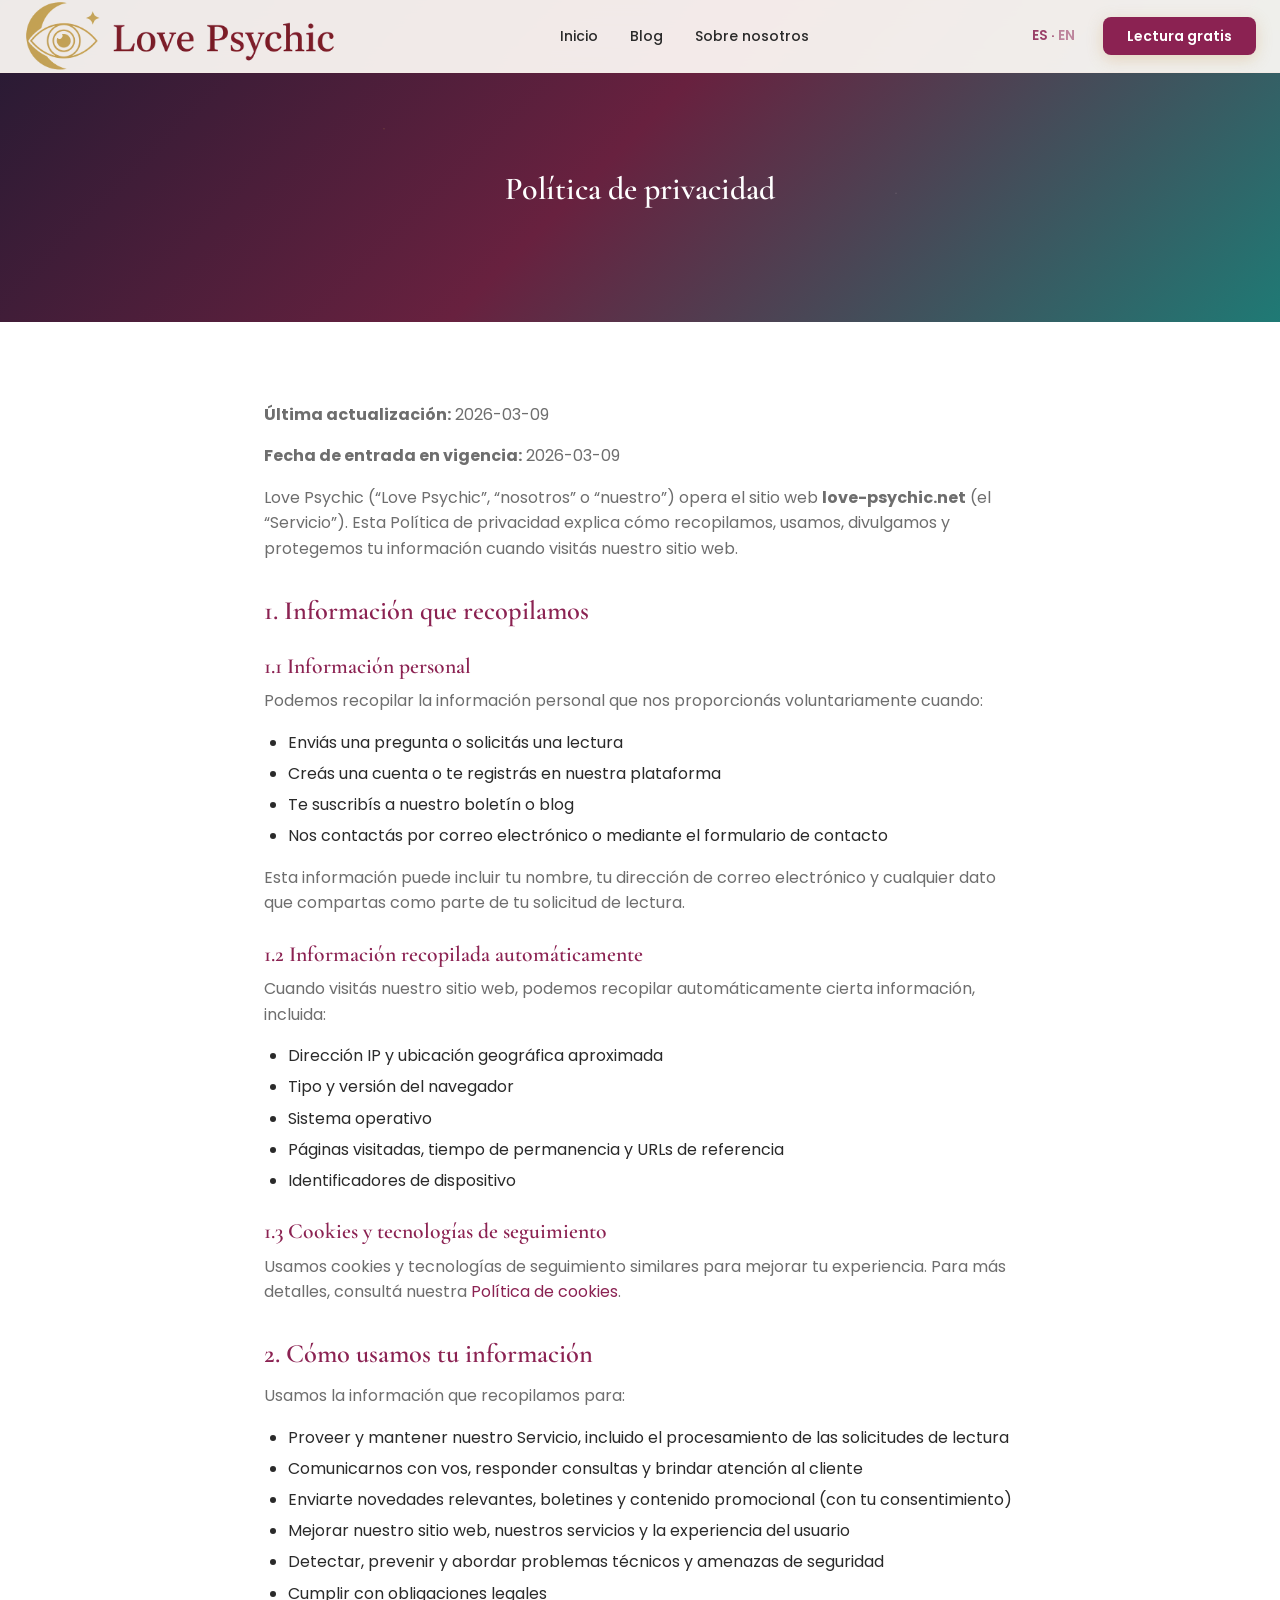
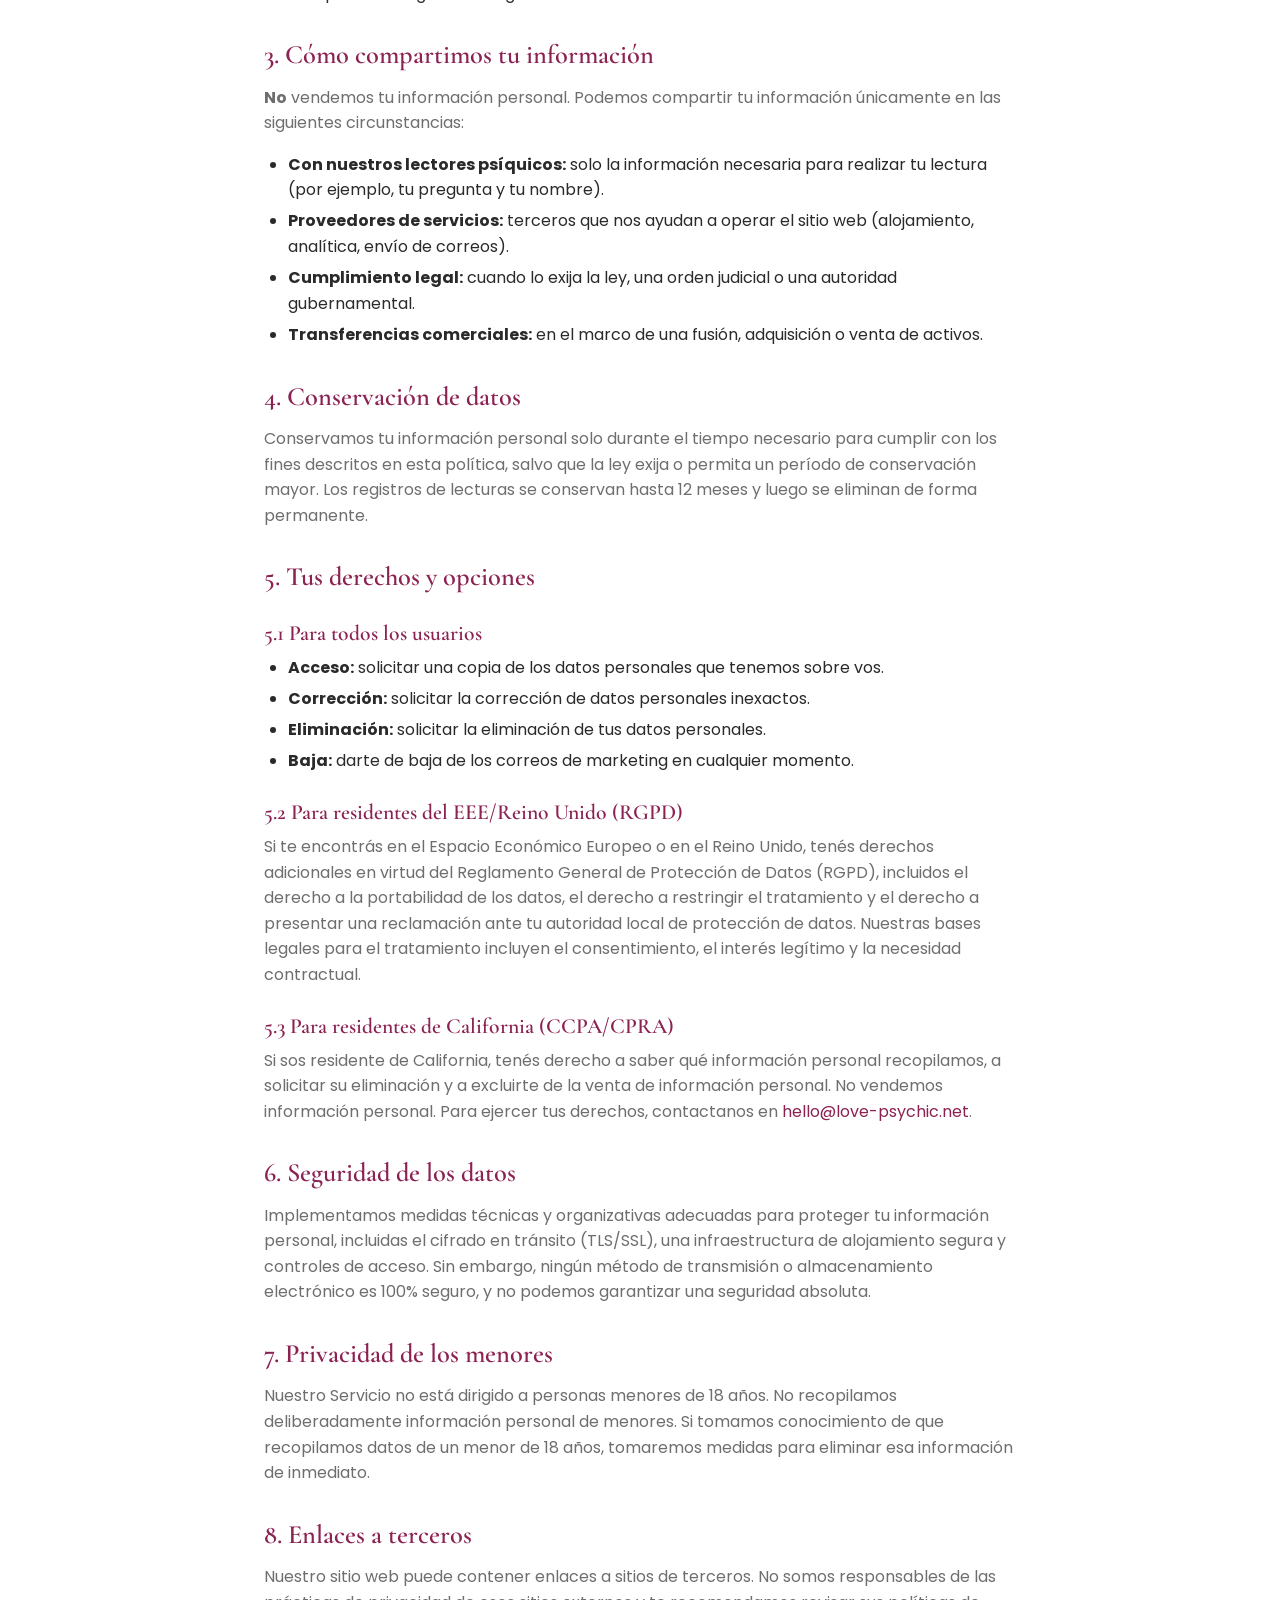
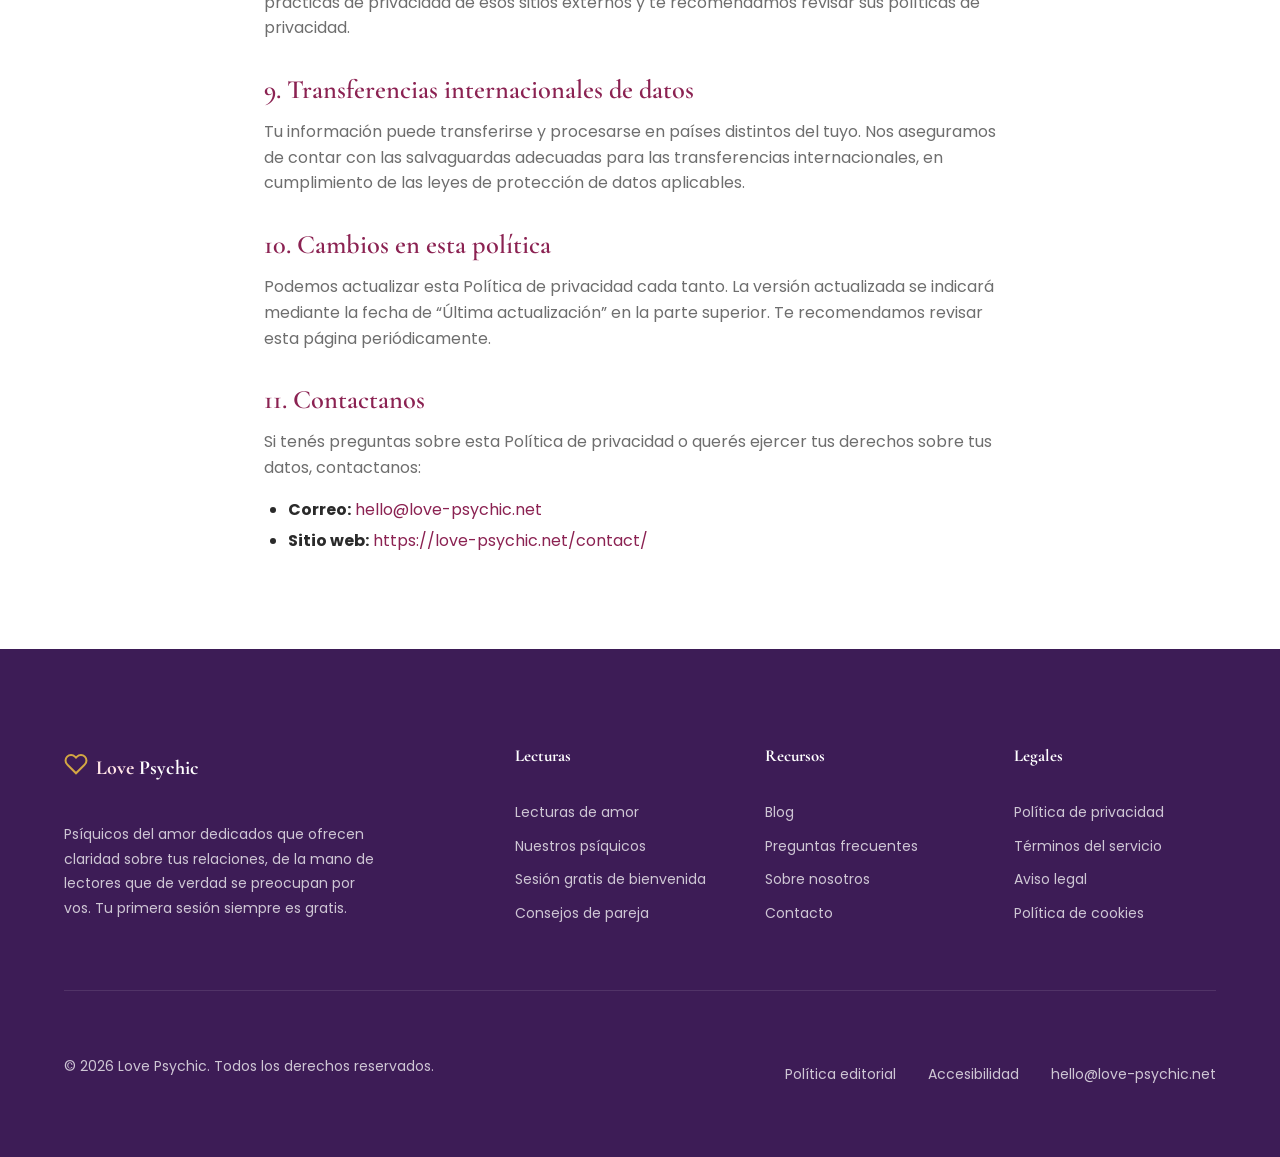
<file: privacy-policy/index.html>
<!DOCTYPE html>

<html lang="es">
<head>
<meta charset="utf-8"/>
<meta content="width=device-width, initial-scale=1.0" name="viewport"/>
<link href="https://fonts.googleapis.com" rel="preconnect"/>
<link crossorigin="" href="https://fonts.gstatic.com" rel="preconnect"/>
<title>Política de privacidad · Love Psychic</title>
<link href="//fonts.googleapis.com" rel="dns-prefetch">
<!-- BEGIN SEO meta (lp-theme) -->
<meta content="How Love Psychic collects, stores and protects your personal data. Our privacy policy in plain English." name="description">
<meta content="index,follow,max-image-preview:large,max-snippet:-1,max-video-preview:-1" name="robots">
<meta content="en_US" property="og:locale"/>
<meta content="Love Psychic" property="og:site_name"/>
<meta content="website" property="og:type"/>
<meta content="Privacy Policy — Love Psychic" property="og:title"/>
<meta content="How Love Psychic collects, stores and protects your personal data. Our privacy policy in plain English." property="og:description"/>
<meta content="https://love-psychic.net/privacy-policy/" property="og:url"/>
<meta content="/wp-content/themes/lp-theme/assets/images/hero-love-that-psychic.webp" property="og:image"/>
<meta content="1200" property="og:image:width"/>
<meta content="630" property="og:image:height"/>
<meta content="summary_large_image" name="twitter:card"/>
<meta content="Privacy Policy — Love Psychic" name="twitter:title"/>
<meta content="How Love Psychic collects, stores and protects your personal data. Our privacy policy in plain English." name="twitter:description"/>
<meta content="/wp-content/themes/lp-theme/assets/images/hero-love-that-psychic.webp" name="twitter:image"/>
<!-- END SEO meta (lp-theme) -->

<style id="wp-img-auto-sizes-contain-inline-css">
img:is([sizes=auto i],[sizes^="auto," i]){contain-intrinsic-size:3000px 1500px}
/*# sourceURL=wp-img-auto-sizes-contain-inline-css */
</style>
<style id="wp-block-library-inline-css">
:root{--wp-block-synced-color:#7a00df;--wp-block-synced-color--rgb:122,0,223;--wp-bound-block-color:var(--wp-block-synced-color);--wp-editor-canvas-background:#ddd;--wp-admin-theme-color:#007cba;--wp-admin-theme-color--rgb:0,124,186;--wp-admin-theme-color-darker-10:#006ba1;--wp-admin-theme-color-darker-10--rgb:0,107,160.5;--wp-admin-theme-color-darker-20:#005a87;--wp-admin-theme-color-darker-20--rgb:0,90,135;--wp-admin-border-width-focus:2px}@media (min-resolution:192dpi){:root{--wp-admin-border-width-focus:1.5px}}.wp-element-button{cursor:pointer}:root .has-very-light-gray-background-color{background-color:#eee}:root .has-very-dark-gray-background-color{background-color:#313131}:root .has-very-light-gray-color{color:#eee}:root .has-very-dark-gray-color{color:#313131}:root .has-vivid-green-cyan-to-vivid-cyan-blue-gradient-background{background:linear-gradient(135deg,#00d084,#0693e3)}:root .has-purple-crush-gradient-background{background:linear-gradient(135deg,#34e2e4,#4721fb 50%,#ab1dfe)}:root .has-hazy-dawn-gradient-background{background:linear-gradient(135deg,#faaca8,#dad0ec)}:root .has-subdued-olive-gradient-background{background:linear-gradient(135deg,#fafae1,#67a671)}:root .has-atomic-cream-gradient-background{background:linear-gradient(135deg,#fdd79a,#004a59)}:root .has-nightshade-gradient-background{background:linear-gradient(135deg,#330968,#31cdcf)}:root .has-midnight-gradient-background{background:linear-gradient(135deg,#020381,#2874fc)}:root{--wp--preset--font-size--normal:16px;--wp--preset--font-size--huge:42px}.has-regular-font-size{font-size:1em}.has-larger-font-size{font-size:2.625em}.has-normal-font-size{font-size:var(--wp--preset--font-size--normal)}.has-huge-font-size{font-size:var(--wp--preset--font-size--huge)}:root .has-text-align-center{text-align:center}:root .has-text-align-left{text-align:left}:root .has-text-align-right{text-align:right}.has-fit-text{white-space:nowrap!important}#end-resizable-editor-section{display:none}.aligncenter{clear:both}.items-justified-left{justify-content:flex-start}.items-justified-center{justify-content:center}.items-justified-right{justify-content:flex-end}.items-justified-space-between{justify-content:space-between}.screen-reader-text{word-wrap:normal!important;border:0;clip-path:inset(50%);height:1px;margin:-1px;overflow:hidden;padding:0;position:absolute;width:1px;word-break:normal!important}.screen-reader-text:focus{background-color:#ddd;clip-path:none;color:#444;display:block;font-size:1em;height:auto;left:5px;line-height:normal;padding:15px 23px 14px;text-decoration:none;top:5px;width:auto;z-index:100000}html :where(.has-border-color){border-style:solid}html :where([style^=border-color],[style*=";border-color"],[style*="; border-color"]){border-style:solid}html :where([style^=border-top-color],[style*=";border-top-color"],[style*="; border-top-color"]){border-top-style:solid}html :where([style^=border-right-color],[style*=";border-right-color"],[style*="; border-right-color"]){border-right-style:solid}html :where([style^=border-bottom-color],[style*=";border-bottom-color"],[style*="; border-bottom-color"]){border-bottom-style:solid}html :where([style^=border-left-color],[style*=";border-left-color"],[style*="; border-left-color"]){border-left-style:solid}html :where([style^=border-width],[style*=";border-width"],[style*="; border-width"]){border-style:solid}html :where([style^=border-top-width],[style*=";border-top-width"],[style*="; border-top-width"]){border-top-style:solid}html :where([style^=border-right-width],[style*=";border-right-width"],[style*="; border-right-width"]){border-right-style:solid}html :where([style^=border-bottom-width],[style*=";border-bottom-width"],[style*="; border-bottom-width"]){border-bottom-style:solid}html :where([style^=border-left-width],[style*=";border-left-width"],[style*="; border-left-width"]){border-left-style:solid}html :where(img[class*=wp-image-]){height:auto;max-width:100%}:where(figure){margin:0 0 1em}html :where(.is-position-sticky){--wp-admin--admin-bar--position-offset:var(--wp-admin--admin-bar--height,0px)}@media screen and (max-width:600px){html :where(.is-position-sticky){--wp-admin--admin-bar--position-offset:0px}}

/*# sourceURL=/wp-includes/css/dist/block-library/common.min.css */
</style>
<style id="classic-theme-styles-inline-css">
/*! This file is auto-generated */
.wp-block-button__link{color:#fff;background-color:#32373c;border-radius:9999px;box-shadow:none;text-decoration:none;padding:calc(.667em + 2px) calc(1.333em + 2px);font-size:1.125em}.wp-block-file__button{background:#32373c;color:#fff;text-decoration:none}
/*# sourceURL=/wp-includes/css/classic-themes.min.css */
</style>
<style id="global-styles-inline-css">
:root{--wp--preset--aspect-ratio--square: 1;--wp--preset--aspect-ratio--4-3: 4/3;--wp--preset--aspect-ratio--3-4: 3/4;--wp--preset--aspect-ratio--3-2: 3/2;--wp--preset--aspect-ratio--2-3: 2/3;--wp--preset--aspect-ratio--16-9: 16/9;--wp--preset--aspect-ratio--9-16: 9/16;--wp--preset--color--black: #000000;--wp--preset--color--cyan-bluish-gray: #abb8c3;--wp--preset--color--white: #ffffff;--wp--preset--color--pale-pink: #f78da7;--wp--preset--color--vivid-red: #cf2e2e;--wp--preset--color--luminous-vivid-orange: #ff6900;--wp--preset--color--luminous-vivid-amber: #fcb900;--wp--preset--color--light-green-cyan: #7bdcb5;--wp--preset--color--vivid-green-cyan: #00d084;--wp--preset--color--pale-cyan-blue: #8ed1fc;--wp--preset--color--vivid-cyan-blue: #0693e3;--wp--preset--color--vivid-purple: #9b51e0;--wp--preset--gradient--vivid-cyan-blue-to-vivid-purple: linear-gradient(135deg,rgb(6,147,227) 0%,rgb(155,81,224) 100%);--wp--preset--gradient--light-green-cyan-to-vivid-green-cyan: linear-gradient(135deg,rgb(122,220,180) 0%,rgb(0,208,130) 100%);--wp--preset--gradient--luminous-vivid-amber-to-luminous-vivid-orange: linear-gradient(135deg,rgb(252,185,0) 0%,rgb(255,105,0) 100%);--wp--preset--gradient--luminous-vivid-orange-to-vivid-red: linear-gradient(135deg,rgb(255,105,0) 0%,rgb(207,46,46) 100%);--wp--preset--gradient--very-light-gray-to-cyan-bluish-gray: linear-gradient(135deg,rgb(238,238,238) 0%,rgb(169,184,195) 100%);--wp--preset--gradient--cool-to-warm-spectrum: linear-gradient(135deg,rgb(74,234,220) 0%,rgb(151,120,209) 20%,rgb(207,42,186) 40%,rgb(238,44,130) 60%,rgb(251,105,98) 80%,rgb(254,248,76) 100%);--wp--preset--gradient--blush-light-purple: linear-gradient(135deg,rgb(255,206,236) 0%,rgb(152,150,240) 100%);--wp--preset--gradient--blush-bordeaux: linear-gradient(135deg,rgb(254,205,165) 0%,rgb(254,45,45) 50%,rgb(107,0,62) 100%);--wp--preset--gradient--luminous-dusk: linear-gradient(135deg,rgb(255,203,112) 0%,rgb(199,81,192) 50%,rgb(65,88,208) 100%);--wp--preset--gradient--pale-ocean: linear-gradient(135deg,rgb(255,245,203) 0%,rgb(182,227,212) 50%,rgb(51,167,181) 100%);--wp--preset--gradient--electric-grass: linear-gradient(135deg,rgb(202,248,128) 0%,rgb(113,206,126) 100%);--wp--preset--gradient--midnight: linear-gradient(135deg,rgb(2,3,129) 0%,rgb(40,116,252) 100%);--wp--preset--font-size--small: 13px;--wp--preset--font-size--medium: 20px;--wp--preset--font-size--large: 36px;--wp--preset--font-size--x-large: 42px;--wp--preset--spacing--20: 0.44rem;--wp--preset--spacing--30: 0.67rem;--wp--preset--spacing--40: 1rem;--wp--preset--spacing--50: 1.5rem;--wp--preset--spacing--60: 2.25rem;--wp--preset--spacing--70: 3.38rem;--wp--preset--spacing--80: 5.06rem;--wp--preset--shadow--natural: 6px 6px 9px rgba(0, 0, 0, 0.2);--wp--preset--shadow--deep: 12px 12px 50px rgba(0, 0, 0, 0.4);--wp--preset--shadow--sharp: 6px 6px 0px rgba(0, 0, 0, 0.2);--wp--preset--shadow--outlined: 6px 6px 0px -3px rgb(255, 255, 255), 6px 6px rgb(0, 0, 0);--wp--preset--shadow--crisp: 6px 6px 0px rgb(0, 0, 0);}.wp-block-button{--wp--preset--dimension--25: 25%;--wp--preset--dimension--50: 50%;--wp--preset--dimension--75: 75%;--wp--preset--dimension--100: 100%;}:where(body) { margin: 0; }:where(.is-layout-flex){gap: 0.5em;}:where(.is-layout-grid){gap: 0.5em;}body .is-layout-flex{display: flex;}.is-layout-flex{flex-wrap: wrap;align-items: center;}.is-layout-flex > :is(*, div){margin: 0;}body .is-layout-grid{display: grid;}.is-layout-grid > :is(*, div){margin: 0;}body{padding-top: 0px;padding-right: 0px;padding-bottom: 0px;padding-left: 0px;}:root :where(.wp-element-button, .wp-block-button__link){background-color: #32373c;border-width: 0;color: #fff;font-family: inherit;font-size: inherit;font-style: inherit;font-weight: inherit;letter-spacing: inherit;line-height: inherit;padding-top: calc(0.667em + 2px);padding-right: calc(1.333em + 2px);padding-bottom: calc(0.667em + 2px);padding-left: calc(1.333em + 2px);text-decoration: none;text-transform: inherit;}.has-black-color{color: var(--wp--preset--color--black) !important;}.has-cyan-bluish-gray-color{color: var(--wp--preset--color--cyan-bluish-gray) !important;}.has-white-color{color: var(--wp--preset--color--white) !important;}.has-pale-pink-color{color: var(--wp--preset--color--pale-pink) !important;}.has-vivid-red-color{color: var(--wp--preset--color--vivid-red) !important;}.has-luminous-vivid-orange-color{color: var(--wp--preset--color--luminous-vivid-orange) !important;}.has-luminous-vivid-amber-color{color: var(--wp--preset--color--luminous-vivid-amber) !important;}.has-light-green-cyan-color{color: var(--wp--preset--color--light-green-cyan) !important;}.has-vivid-green-cyan-color{color: var(--wp--preset--color--vivid-green-cyan) !important;}.has-pale-cyan-blue-color{color: var(--wp--preset--color--pale-cyan-blue) !important;}.has-vivid-cyan-blue-color{color: var(--wp--preset--color--vivid-cyan-blue) !important;}.has-vivid-purple-color{color: var(--wp--preset--color--vivid-purple) !important;}.has-black-background-color{background-color: var(--wp--preset--color--black) !important;}.has-cyan-bluish-gray-background-color{background-color: var(--wp--preset--color--cyan-bluish-gray) !important;}.has-white-background-color{background-color: var(--wp--preset--color--white) !important;}.has-pale-pink-background-color{background-color: var(--wp--preset--color--pale-pink) !important;}.has-vivid-red-background-color{background-color: var(--wp--preset--color--vivid-red) !important;}.has-luminous-vivid-orange-background-color{background-color: var(--wp--preset--color--luminous-vivid-orange) !important;}.has-luminous-vivid-amber-background-color{background-color: var(--wp--preset--color--luminous-vivid-amber) !important;}.has-light-green-cyan-background-color{background-color: var(--wp--preset--color--light-green-cyan) !important;}.has-vivid-green-cyan-background-color{background-color: var(--wp--preset--color--vivid-green-cyan) !important;}.has-pale-cyan-blue-background-color{background-color: var(--wp--preset--color--pale-cyan-blue) !important;}.has-vivid-cyan-blue-background-color{background-color: var(--wp--preset--color--vivid-cyan-blue) !important;}.has-vivid-purple-background-color{background-color: var(--wp--preset--color--vivid-purple) !important;}.has-black-border-color{border-color: var(--wp--preset--color--black) !important;}.has-cyan-bluish-gray-border-color{border-color: var(--wp--preset--color--cyan-bluish-gray) !important;}.has-white-border-color{border-color: var(--wp--preset--color--white) !important;}.has-pale-pink-border-color{border-color: var(--wp--preset--color--pale-pink) !important;}.has-vivid-red-border-color{border-color: var(--wp--preset--color--vivid-red) !important;}.has-luminous-vivid-orange-border-color{border-color: var(--wp--preset--color--luminous-vivid-orange) !important;}.has-luminous-vivid-amber-border-color{border-color: var(--wp--preset--color--luminous-vivid-amber) !important;}.has-light-green-cyan-border-color{border-color: var(--wp--preset--color--light-green-cyan) !important;}.has-vivid-green-cyan-border-color{border-color: var(--wp--preset--color--vivid-green-cyan) !important;}.has-pale-cyan-blue-border-color{border-color: var(--wp--preset--color--pale-cyan-blue) !important;}.has-vivid-cyan-blue-border-color{border-color: var(--wp--preset--color--vivid-cyan-blue) !important;}.has-vivid-purple-border-color{border-color: var(--wp--preset--color--vivid-purple) !important;}.has-vivid-cyan-blue-to-vivid-purple-gradient-background{background: var(--wp--preset--gradient--vivid-cyan-blue-to-vivid-purple) !important;}.has-light-green-cyan-to-vivid-green-cyan-gradient-background{background: var(--wp--preset--gradient--light-green-cyan-to-vivid-green-cyan) !important;}.has-luminous-vivid-amber-to-luminous-vivid-orange-gradient-background{background: var(--wp--preset--gradient--luminous-vivid-amber-to-luminous-vivid-orange) !important;}.has-luminous-vivid-orange-to-vivid-red-gradient-background{background: var(--wp--preset--gradient--luminous-vivid-orange-to-vivid-red) !important;}.has-very-light-gray-to-cyan-bluish-gray-gradient-background{background: var(--wp--preset--gradient--very-light-gray-to-cyan-bluish-gray) !important;}.has-cool-to-warm-spectrum-gradient-background{background: var(--wp--preset--gradient--cool-to-warm-spectrum) !important;}.has-blush-light-purple-gradient-background{background: var(--wp--preset--gradient--blush-light-purple) !important;}.has-blush-bordeaux-gradient-background{background: var(--wp--preset--gradient--blush-bordeaux) !important;}.has-luminous-dusk-gradient-background{background: var(--wp--preset--gradient--luminous-dusk) !important;}.has-pale-ocean-gradient-background{background: var(--wp--preset--gradient--pale-ocean) !important;}.has-electric-grass-gradient-background{background: var(--wp--preset--gradient--electric-grass) !important;}.has-midnight-gradient-background{background: var(--wp--preset--gradient--midnight) !important;}.has-small-font-size{font-size: var(--wp--preset--font-size--small) !important;}.has-medium-font-size{font-size: var(--wp--preset--font-size--medium) !important;}.has-large-font-size{font-size: var(--wp--preset--font-size--large) !important;}.has-x-large-font-size{font-size: var(--wp--preset--font-size--x-large) !important;}
/*# sourceURL=global-styles-inline-css */
</style>
<link as="style" href="https://fonts.googleapis.com/css2?family=Cormorant+Garamond:ital,wght@0,400;0,600;0,700;1,400;1,700&amp;family=Poppins:wght@300;400;500;600;700&amp;display=swap" rel="preload">
<link href="https://fonts.googleapis.com/css2?family=Cormorant+Garamond:ital,wght@0,400;0,600;0,700;1,400;1,700&amp;family=Poppins:wght@300;400;500;600;700&amp;display=swap" id="lp-google-fonts-css" media="print" onload="this.media='all'" rel="stylesheet"/>
<noscript><link href="https://fonts.googleapis.com/css2?family=Cormorant+Garamond:ital,wght@0,400;0,600;0,700;1,400;1,700&amp;family=Poppins:wght@300;400;500;600;700&amp;display=swap" rel="stylesheet"/></noscript>
<link href="/wp-content/themes/lp-theme/assets/css/tokens.css?ver=2.3.3" id="lp-tokens-css" media="all" rel="stylesheet"/>
<link href="/wp-content/themes/lp-theme/assets/css/components.css?ver=2.3.3" id="lp-components-css" media="all" rel="stylesheet"/>
<link href="/wp-content/themes/lp-theme/assets/css/layouts.css?ver=2.3.5" id="lp-layouts-css" media="all" rel="stylesheet"/>
<link href="/wp-content/themes/lp-theme/style.css?ver=2.3.3" id="lp-style-css" media="all" rel="stylesheet"/>
<link rel="canonical" href="https://es.love-psychic.net/privacy-policy/" />
<link href="/wp-content/uploads/2026/03/site_3_favicon-150x150.png" rel="icon" sizes="32x32"/>
<link href="/wp-content/uploads/2026/03/site_3_favicon-300x300.png" rel="icon" sizes="192x192"/>
<link href="/wp-content/uploads/2026/03/site_3_favicon-300x300.png" rel="apple-touch-icon"/>
<meta content="/wp-content/uploads/2026/03/site_3_favicon-300x300.png" name="msapplication-TileImage"/>
<style id="wp-custom-css">
:root {
  --color-primary: #8B2252;
  --color-secondary: #3D1C56;
  --color-accent: #D4A843;
  --color-bg: #FFFFFF;
  --color-bg-alt: #F8F5FA;
  --color-text: #2A2A2A;
  --color-text-light: #6E6E6E;
  --color-border: #E5E0E9;
  --color-success: #4CAF50;
  --color-danger: #DC3545;
  --font-heading: 'Cormorant Garamond', serif;
  --font-body: 'Poppins', sans-serif;
  --radius-sm: 4px;
  --radius-md: 8px;
  --radius-lg: 16px;
  --shadow-sm: 0 1px 3px rgba(61,28,86,0.1);
  --shadow-md: 0 4px 12px rgba(61,28,86,0.15);
  --shadow-lg: 0 8px 32px rgba(61,28,86,0.18);
  --spacing-xs: 4px;
  --spacing-sm: 8px;
  --spacing-md: 16px;
  --spacing-lg: 32px;
  --spacing-xl: 64px;
  --transition: 0.2s ease;
}

body{font-family:var(--font-body);color:var(--color-text);line-height:1.6;background:var(--color-bg)}h1,h2,h3,h4,h5,h6{font-family:var(--font-heading);color:var(--color-primary);font-weight:600;line-height:1.3}.btn{background:var(--color-primary);color:white;padding:12px 24px;border-radius:var(--radius-md);border:none;transition:var(--transition)}.btn:hover{background:#a02860}.card{background:white;border-radius:var(--radius-md);padding:var(--spacing-lg);box-shadow:var(--shadow-sm)}.hero{background:linear-gradient(135deg,var(--color-primary),var(--color-secondary));color:white;padding:var(--spacing-xl) 0}
/* --- Heading size normalization --- */
h1, .wp-block-heading.has-xx-large-font-size {
  font-size: clamp(1.6rem, 3vw, 2rem) !important;
}
h2, .wp-block-heading.has-x-large-font-size {
  font-size: clamp(1.35rem, 2.5vw, 1.65rem) !important;
}
h3, .wp-block-heading.has-large-font-size {
  font-size: clamp(1.15rem, 2vw, 1.35rem) !important;
}
h4 {
  font-size: 1.05rem !important;
}

/* === Nav Menu Spacing Fix === */
.main-nav__list {
    gap: var(--spacing-sm) !important;
}

</style>
<link rel="stylesheet" href="/nebula-quiz/quiz.css?v=f5fbce4d1435" data-nebula-quiz="style">
<script src="/nebula-quiz/quiz.js?v=f5fbce4d1435" defer data-nebula-quiz="script"></script>

<!-- i18n hreflang es_subdomain -->
<link rel="alternate" hreflang="en" href="https://love-psychic.net/privacy-policy/" />
<link rel="alternate" hreflang="es" href="https://es.love-psychic.net/privacy-policy/" />
<link rel="alternate" hreflang="x-default" href="https://love-psychic.net/privacy-policy/" />
<link rel="stylesheet" href="/wp-content/themes/lp-theme/assets/css/localized-responsive.css?ver=2.3.5" />
</head>
<body class="wp-singular page-template-default page page-id-38 wp-custom-logo wp-theme-lp-theme">
<header class="site-header" id="site-header">

    <div class="site-header__inner">

        <a href="/" class="site-logo"><img src="/wp-content/uploads/2026/04/site-logo-v3-1776869568.png" alt="Love Psychic" class="custom-logo" style="max-height:72px;width:auto;"></a>



        <nav class="main-nav" id="main-nav" aria-label="Navegación principal">

            <ul class="main-nav__list"><li class="menu-item menu-item-type-post_type menu-item-object-page menu-item-home current-menu-item page_item current_page_item"><a href="/" aria-current="page">Inicio</a></li>
<li class="menu-item menu-item-type-post_type menu-item-object-page"><a href="https://love-psychic.net/blog/">Blog</a></li>
<li class="menu-item menu-item-type-post_type menu-item-object-page"><a href="/about-us/">Sobre nosotros</a></li>
</ul>        </nav>



        <div class="header-cta">

            <a class="lang-switch" href="https://love-psychic.net/privacy-policy/" hreflang="en" title="Read this page in English" style="margin-right:.75rem;font-size:.85rem;font-weight:600;text-decoration:none;opacity:.85;">ES&nbsp;·&nbsp;<span style="opacity:.6;">EN</span></a>

            <a href="/free-intro-session/" class="btn btn--primary btn--sm">Lectura gratis</a>

            <button class="menu-toggle" id="menu-toggle" aria-controls="main-nav" aria-expanded="false" aria-label="Abrir menú">

                <span class="menu-toggle__open"><svg width="24" height="24" viewBox="0 0 24 24" fill="none" stroke="currentColor" stroke-width="2"><line x1="3" y1="12" x2="21" y2="12"/><line x1="3" y1="6" x2="21" y2="6"/><line x1="3" y1="18" x2="21" y2="18"/></svg></span>

                <span class="menu-toggle__close" style="display:none;"><svg width="24" height="24" viewBox="0 0 24 24" fill="none" stroke="currentColor" stroke-width="2"><line x1="18" y1="6" x2="6" y2="18"/><line x1="6" y1="6" x2="18" y2="18"/></svg></span>

            </button>

        </div>

    </div>

</header>
<main id="main-content">


<div class="page-header">
    <div class="page-header__particles"></div>
    <div class="page-header__content container">
        <h1 class="page-header__title">Política de privacidad</h1>
    </div>
</div>

<section class="section">
    <div class="container container--narrow">
                    <div class="content-prose">
                <p><strong>Última actualización:</strong> 2026-03-09</p>
<p><strong>Fecha de entrada en vigencia:</strong> 2026-03-09</p>
<p>Love Psychic (&#8220;Love Psychic&#8221;, &#8220;nosotros&#8221; o &#8220;nuestro&#8221;) opera el sitio web <strong>love-psychic.net</strong> (el &#8220;Servicio&#8221;). Esta Política de privacidad explica cómo recopilamos, usamos, divulgamos y protegemos tu información cuando visitás nuestro sitio web.</p>
<h2>1. Información que recopilamos</h2>
<h3>1.1 Información personal</h3>
<p>Podemos recopilar la información personal que nos proporcionás voluntariamente cuando:</p>
<ul>
<li>Enviás una pregunta o solicitás una lectura</li>
<li>Creás una cuenta o te registrás en nuestra plataforma</li>
<li>Te suscribís a nuestro boletín o blog</li>
<li>Nos contactás por correo electrónico o mediante el formulario de contacto</li>
</ul>
<p>Esta información puede incluir tu nombre, tu dirección de correo electrónico y cualquier dato que compartas como parte de tu solicitud de lectura.</p>
<h3>1.2 Información recopilada automáticamente</h3>
<p>Cuando visitás nuestro sitio web, podemos recopilar automáticamente cierta información, incluida:</p>
<ul>
<li>Dirección IP y ubicación geográfica aproximada</li>
<li>Tipo y versión del navegador</li>
<li>Sistema operativo</li>
<li>Páginas visitadas, tiempo de permanencia y URLs de referencia</li>
<li>Identificadores de dispositivo</li>
</ul>
<h3>1.3 Cookies y tecnologías de seguimiento</h3>
<p>Usamos cookies y tecnologías de seguimiento similares para mejorar tu experiencia. Para más detalles, consultá nuestra <a href="/cookie-policy/">Política de cookies</a>.</p>
<h2>2. Cómo usamos tu información</h2>
<p>Usamos la información que recopilamos para:</p>
<ul>
<li>Proveer y mantener nuestro Servicio, incluido el procesamiento de las solicitudes de lectura</li>
<li>Comunicarnos con vos, responder consultas y brindar atención al cliente</li>
<li>Enviarte novedades relevantes, boletines y contenido promocional (con tu consentimiento)</li>
<li>Mejorar nuestro sitio web, nuestros servicios y la experiencia del usuario</li>
<li>Detectar, prevenir y abordar problemas técnicos y amenazas de seguridad</li>
<li>Cumplir con obligaciones legales</li>
</ul>
<h2>3. Cómo compartimos tu información</h2>
<p><strong>No</strong> vendemos tu información personal. Podemos compartir tu información únicamente en las siguientes circunstancias:</p>
<ul>
<li><strong>Con nuestros lectores psíquicos:</strong> solo la información necesaria para realizar tu lectura (por ejemplo, tu pregunta y tu nombre).</li>
<li><strong>Proveedores de servicios:</strong> terceros que nos ayudan a operar el sitio web (alojamiento, analítica, envío de correos).</li>
<li><strong>Cumplimiento legal:</strong> cuando lo exija la ley, una orden judicial o una autoridad gubernamental.</li>
<li><strong>Transferencias comerciales:</strong> en el marco de una fusión, adquisición o venta de activos.</li>
</ul>
<h2>4. Conservación de datos</h2>
<p>Conservamos tu información personal solo durante el tiempo necesario para cumplir con los fines descritos en esta política, salvo que la ley exija o permita un período de conservación mayor. Los registros de lecturas se conservan hasta 12 meses y luego se eliminan de forma permanente.</p>
<h2>5. Tus derechos y opciones</h2>
<h3>5.1 Para todos los usuarios</h3>
<ul>
<li><strong>Acceso:</strong> solicitar una copia de los datos personales que tenemos sobre vos.</li>
<li><strong>Corrección:</strong> solicitar la corrección de datos personales inexactos.</li>
<li><strong>Eliminación:</strong> solicitar la eliminación de tus datos personales.</li>
<li><strong>Baja:</strong> darte de baja de los correos de marketing en cualquier momento.</li>
</ul>
<h3>5.2 Para residentes del EEE/Reino Unido (RGPD)</h3>
<p>Si te encontrás en el Espacio Económico Europeo o en el Reino Unido, tenés derechos adicionales en virtud del Reglamento General de Protección de Datos (RGPD), incluidos el derecho a la portabilidad de los datos, el derecho a restringir el tratamiento y el derecho a presentar una reclamación ante tu autoridad local de protección de datos. Nuestras bases legales para el tratamiento incluyen el consentimiento, el interés legítimo y la necesidad contractual.</p>
<h3>5.3 Para residentes de California (CCPA/CPRA)</h3>
<p>Si sos residente de California, tenés derecho a saber qué información personal recopilamos, a solicitar su eliminación y a excluirte de la venta de información personal. No vendemos información personal. Para ejercer tus derechos, contactanos en <a href="mailto:hello@love-psychic.net">hello@love-psychic.net</a>.</p>
<h2>6. Seguridad de los datos</h2>
<p>Implementamos medidas técnicas y organizativas adecuadas para proteger tu información personal, incluidas el cifrado en tránsito (TLS/SSL), una infraestructura de alojamiento segura y controles de acceso. Sin embargo, ningún método de transmisión o almacenamiento electrónico es 100% seguro, y no podemos garantizar una seguridad absoluta.</p>
<h2>7. Privacidad de los menores</h2>
<p>Nuestro Servicio no está dirigido a personas menores de 18 años. No recopilamos deliberadamente información personal de menores. Si tomamos conocimiento de que recopilamos datos de un menor de 18 años, tomaremos medidas para eliminar esa información de inmediato.</p>
<h2>8. Enlaces a terceros</h2>
<p>Nuestro sitio web puede contener enlaces a sitios de terceros. No somos responsables de las prácticas de privacidad de esos sitios externos y te recomendamos revisar sus políticas de privacidad.</p>
<h2>9. Transferencias internacionales de datos</h2>
<p>Tu información puede transferirse y procesarse en países distintos del tuyo. Nos aseguramos de contar con las salvaguardas adecuadas para las transferencias internacionales, en cumplimiento de las leyes de protección de datos aplicables.</p>
<h2>10. Cambios en esta política</h2>
<p>Podemos actualizar esta Política de privacidad cada tanto. La versión actualizada se indicará mediante la fecha de &#8220;Última actualización&#8221; en la parte superior. Te recomendamos revisar esta página periódicamente.</p>
<h2>11. Contactanos</h2>
<p>Si tenés preguntas sobre esta Política de privacidad o querés ejercer tus derechos sobre tus datos, contactanos:</p>
<ul>
<li><strong>Correo:</strong> <a href="mailto:hello@love-psychic.net">hello@love-psychic.net</a></li>
<li><strong>Sitio web:</strong> <a href="/contact/">https://love-psychic.net/contact/</a></li>
</ul>
            </div>
                </div>
</section>

</main><!-- #main-content -->
<footer class="site-footer">

    <div class="container">

        <div class="footer-grid">

            <div class="footer__brand">

                <a href="/" class="site-logo" style="margin-bottom: var(--spacing-lg); display: inline-flex;">

                    <span class="site-logo__icon" style="color: var(--color-accent);"><svg width="24" height="24" viewBox="0 0 24 24" fill="none" stroke="currentColor" stroke-width="2"><path d="M20.84 4.61a5.5 5.5 0 0 0-7.78 0L12 5.67l-1.06-1.06a5.5 5.5 0 0 0-7.78 7.78l1.06 1.06L12 21.23l7.78-7.78 1.06-1.06a5.5 5.5 0 0 0 0-7.78z"/></svg></span>

                    <span class="site-logo__text" style="color: white;"><span style="color: var(--color-soft);">Love</span> Psychic</span>

                </a>

                <p class="footer__brand-text">Psíquicos del amor dedicados que ofrecen claridad sobre tus relaciones, de la mano de lectores que de verdad se preocupan por vos. Tu primera sesión siempre es gratis.</p>

            </div>



            <div>

                <h4 class="footer__heading">Lecturas</h4>

                <ul class="footer__links">

                    <li><a href="/love-readings/">Lecturas de amor</a></li>

                    <li><a href="/our-love-psychics/">Nuestros psíquicos</a></li>

                    <li><a href="/free-intro-session/">Sesión gratis de bienvenida</a></li>

                    <li><a href="https://love-psychic.net/relationship-advice/">Consejos de pareja</a></li>

                </ul>

            </div>



            <div>

                <h4 class="footer__heading">Recursos</h4>

                <ul class="footer__links">

                    <li><a href="https://love-psychic.net/blog/">Blog</a></li>

                    <li><a href="/faq/">Preguntas frecuentes</a></li>

                    <li><a href="/about-us/">Sobre nosotros</a></li>

                    <li><a href="/contact/">Contacto</a></li>

                </ul>

            </div>



            <div>

                <h4 class="footer__heading">Legales</h4>

                <ul class="footer__links">

                    <li><a href="/privacy-policy/">Política de privacidad</a></li>

                    <li><a href="/terms-of-service/">Términos del servicio</a></li>

                    <li><a href="/disclaimer/">Aviso legal</a></li>

                    <li><a href="/cookie-policy/">Política de cookies</a></li>

                </ul>

            </div>

        </div>



        <div class="footer-bottom">

            <p class="footer-bottom__copy">&copy; 2026 Love Psychic. Todos los derechos reservados.</p>

            <ul class="footer-bottom__links">

                <li><a href="https://love-psychic.net/editorial-policy/">Política editorial</a></li>

                <li><a href="https://love-psychic.net/accessibility/">Accesibilidad</a></li>

                <li><a href="mailto:hello@love-psychic.net">hello@love-psychic.net</a></li>

            </ul>

        </div>

    </div>

</footer>
<script type="speculationrules">
{"prefetch":[{"source":"document","where":{"and":[{"href_matches":"/*"},{"not":{"href_matches":["/wp-*.php","/wp-admin/*","/wp-content/uploads/*","/wp-content/*","/wp-content/plugins/*","/wp-content/themes/lp-theme/*","/*\\?(.+)"]}},{"not":{"selector_matches":"a[rel~=\"nofollow\"]"}},{"not":{"selector_matches":".no-prefetch, .no-prefetch a"}}]},"eagerness":"conservative"}]}
</script>
<script id="lp-navigation-js" src="/wp-content/themes/lp-theme/assets/js/navigation.js?ver=2.3.3"></script>
<script id="lp-main-js" src="/wp-content/themes/lp-theme/assets/js/main.js?ver=2.3.3"></script>
</body>
</html>
</file>
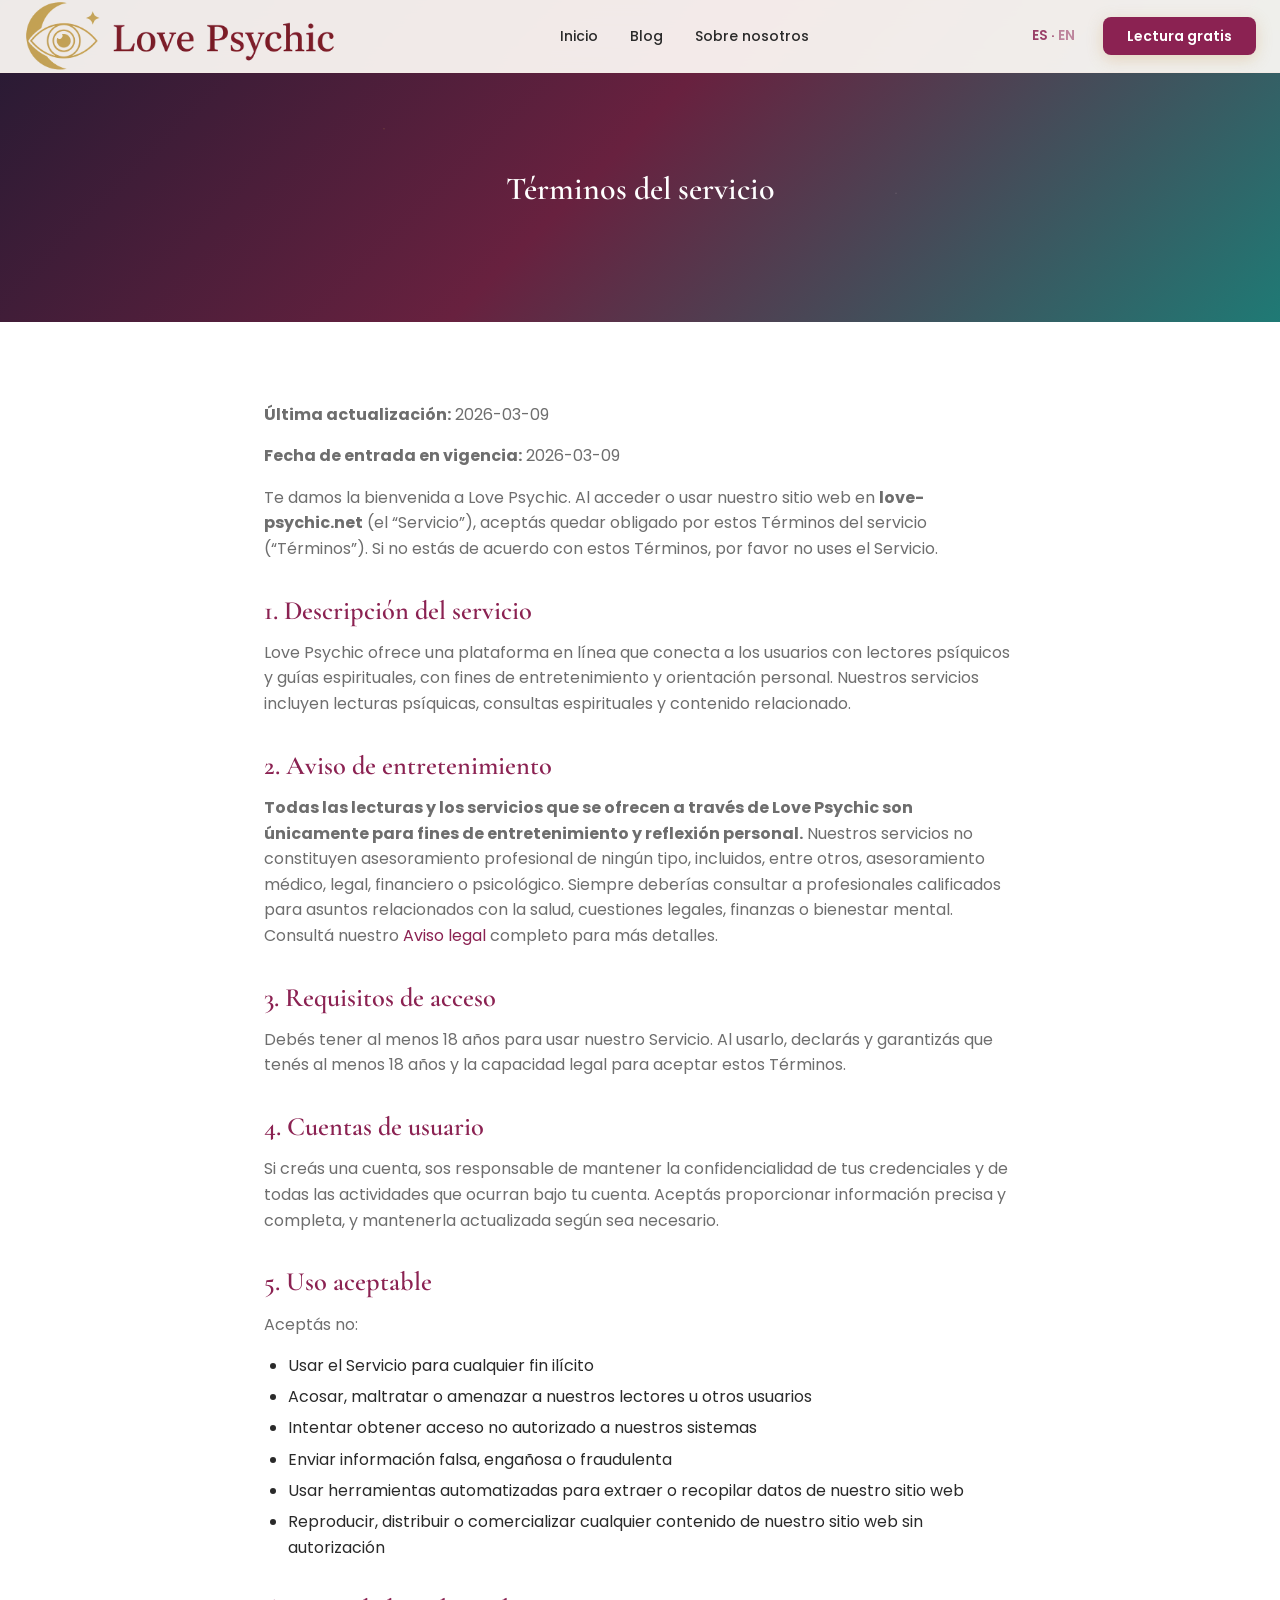
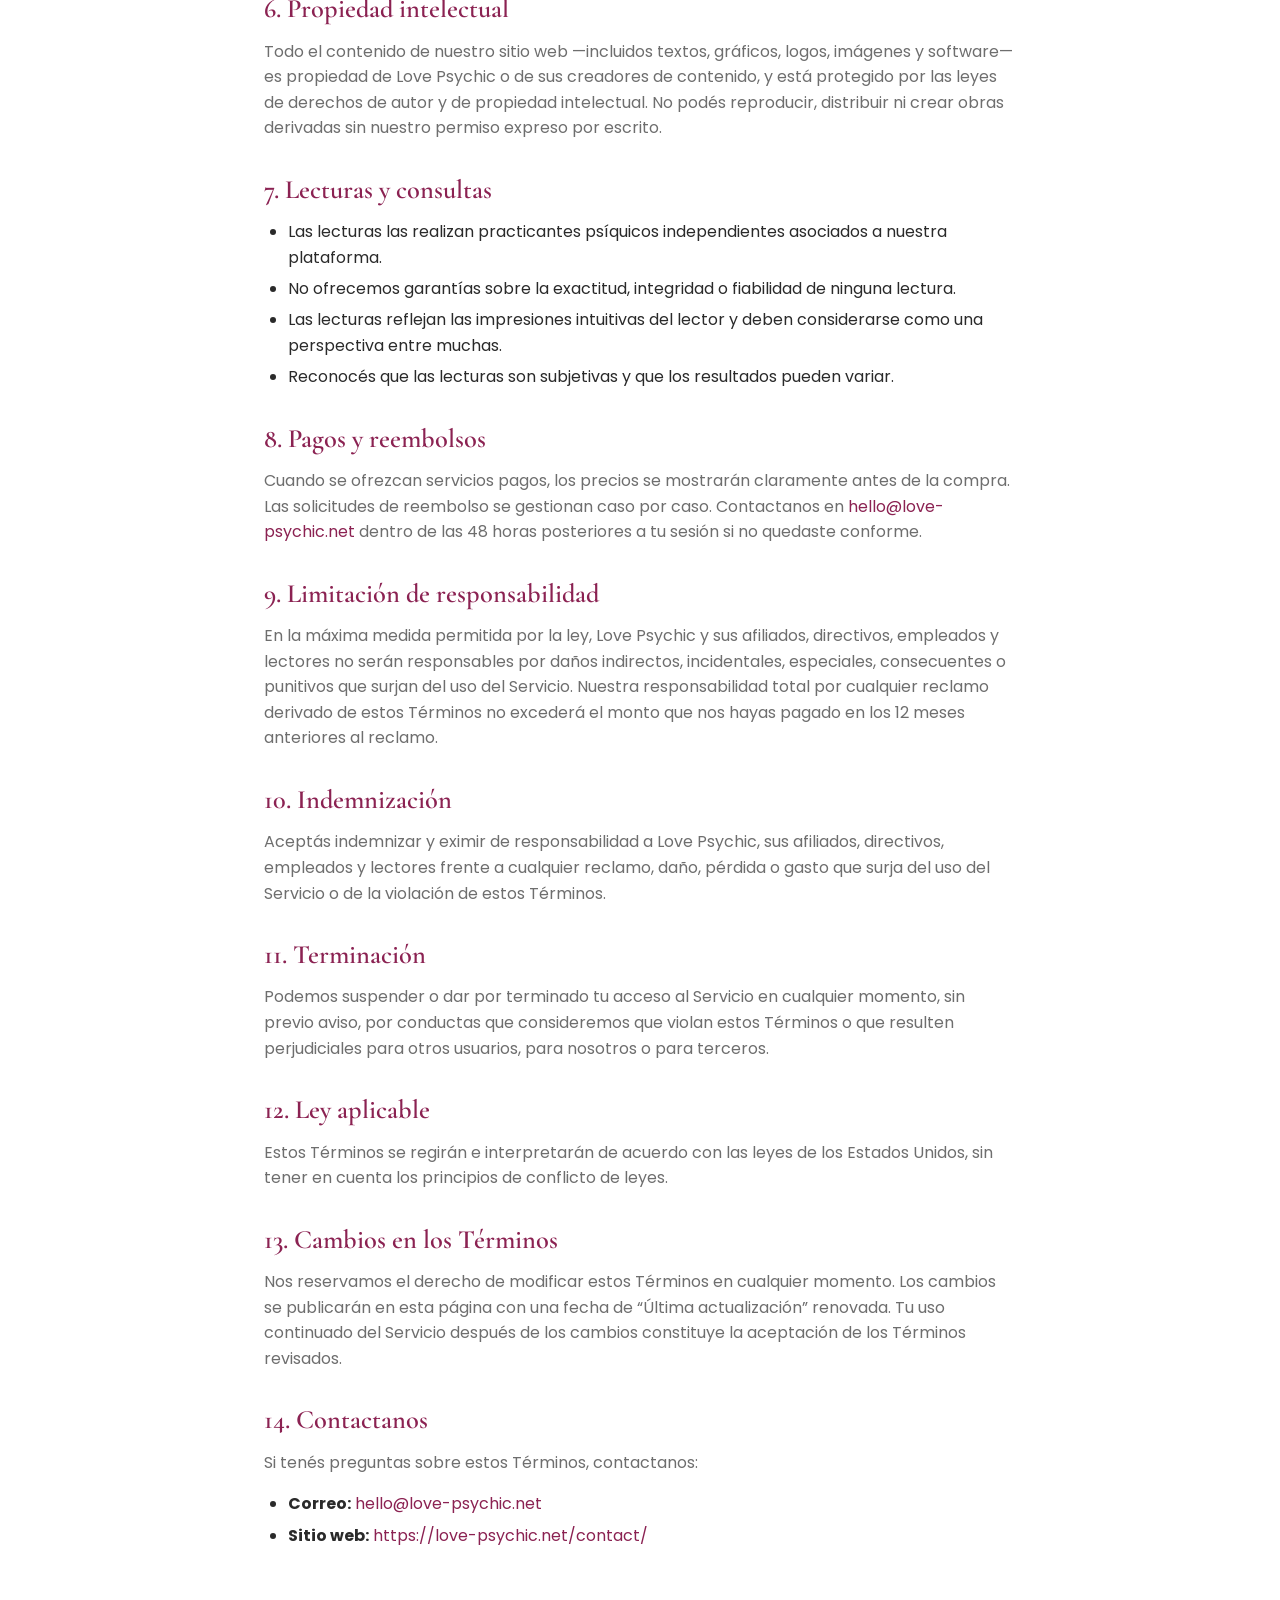
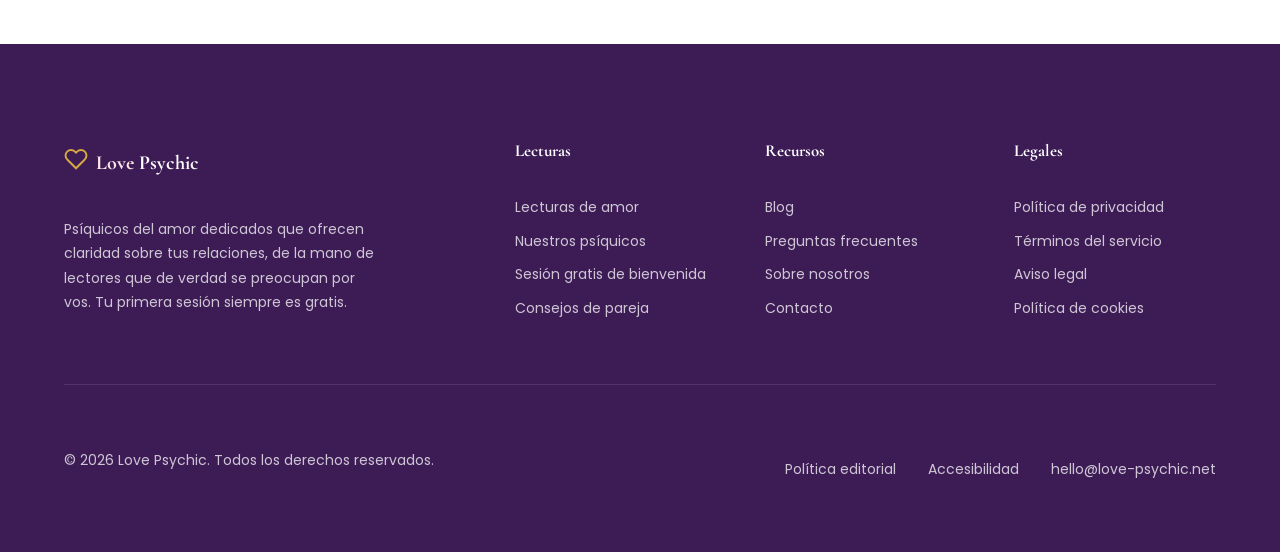
<file: terms-of-service/index.html>
<!DOCTYPE html>

<html lang="es">
<head>
<meta charset="utf-8"/>
<meta content="width=device-width, initial-scale=1.0" name="viewport"/>
<link href="https://fonts.googleapis.com" rel="preconnect"/>
<link crossorigin="" href="https://fonts.gstatic.com" rel="preconnect"/>
<title>Términos del servicio · Love Psychic</title>
<link href="//fonts.googleapis.com" rel="dns-prefetch">
<!-- BEGIN SEO meta (lp-theme) -->
<meta content="The terms governing the use of love-psychic.net and our reading services." name="description">
<meta content="index,follow,max-image-preview:large,max-snippet:-1,max-video-preview:-1" name="robots">
<meta content="en_US" property="og:locale"/>
<meta content="Love Psychic" property="og:site_name"/>
<meta content="website" property="og:type"/>
<meta content="Terms of Service — Love Psychic" property="og:title"/>
<meta content="The terms governing the use of love-psychic.net and our reading services." property="og:description"/>
<meta content="https://love-psychic.net/terms-of-service/" property="og:url"/>
<meta content="/wp-content/themes/lp-theme/assets/images/hero-love-that-psychic.webp" property="og:image"/>
<meta content="1200" property="og:image:width"/>
<meta content="630" property="og:image:height"/>
<meta content="summary_large_image" name="twitter:card"/>
<meta content="Terms of Service — Love Psychic" name="twitter:title"/>
<meta content="The terms governing the use of love-psychic.net and our reading services." name="twitter:description"/>
<meta content="/wp-content/themes/lp-theme/assets/images/hero-love-that-psychic.webp" name="twitter:image"/>
<!-- END SEO meta (lp-theme) -->

<style id="wp-img-auto-sizes-contain-inline-css">
img:is([sizes=auto i],[sizes^="auto," i]){contain-intrinsic-size:3000px 1500px}
/*# sourceURL=wp-img-auto-sizes-contain-inline-css */
</style>
<style id="wp-block-library-inline-css">
:root{--wp-block-synced-color:#7a00df;--wp-block-synced-color--rgb:122,0,223;--wp-bound-block-color:var(--wp-block-synced-color);--wp-editor-canvas-background:#ddd;--wp-admin-theme-color:#007cba;--wp-admin-theme-color--rgb:0,124,186;--wp-admin-theme-color-darker-10:#006ba1;--wp-admin-theme-color-darker-10--rgb:0,107,160.5;--wp-admin-theme-color-darker-20:#005a87;--wp-admin-theme-color-darker-20--rgb:0,90,135;--wp-admin-border-width-focus:2px}@media (min-resolution:192dpi){:root{--wp-admin-border-width-focus:1.5px}}.wp-element-button{cursor:pointer}:root .has-very-light-gray-background-color{background-color:#eee}:root .has-very-dark-gray-background-color{background-color:#313131}:root .has-very-light-gray-color{color:#eee}:root .has-very-dark-gray-color{color:#313131}:root .has-vivid-green-cyan-to-vivid-cyan-blue-gradient-background{background:linear-gradient(135deg,#00d084,#0693e3)}:root .has-purple-crush-gradient-background{background:linear-gradient(135deg,#34e2e4,#4721fb 50%,#ab1dfe)}:root .has-hazy-dawn-gradient-background{background:linear-gradient(135deg,#faaca8,#dad0ec)}:root .has-subdued-olive-gradient-background{background:linear-gradient(135deg,#fafae1,#67a671)}:root .has-atomic-cream-gradient-background{background:linear-gradient(135deg,#fdd79a,#004a59)}:root .has-nightshade-gradient-background{background:linear-gradient(135deg,#330968,#31cdcf)}:root .has-midnight-gradient-background{background:linear-gradient(135deg,#020381,#2874fc)}:root{--wp--preset--font-size--normal:16px;--wp--preset--font-size--huge:42px}.has-regular-font-size{font-size:1em}.has-larger-font-size{font-size:2.625em}.has-normal-font-size{font-size:var(--wp--preset--font-size--normal)}.has-huge-font-size{font-size:var(--wp--preset--font-size--huge)}:root .has-text-align-center{text-align:center}:root .has-text-align-left{text-align:left}:root .has-text-align-right{text-align:right}.has-fit-text{white-space:nowrap!important}#end-resizable-editor-section{display:none}.aligncenter{clear:both}.items-justified-left{justify-content:flex-start}.items-justified-center{justify-content:center}.items-justified-right{justify-content:flex-end}.items-justified-space-between{justify-content:space-between}.screen-reader-text{word-wrap:normal!important;border:0;clip-path:inset(50%);height:1px;margin:-1px;overflow:hidden;padding:0;position:absolute;width:1px;word-break:normal!important}.screen-reader-text:focus{background-color:#ddd;clip-path:none;color:#444;display:block;font-size:1em;height:auto;left:5px;line-height:normal;padding:15px 23px 14px;text-decoration:none;top:5px;width:auto;z-index:100000}html :where(.has-border-color){border-style:solid}html :where([style^=border-color],[style*=";border-color"],[style*="; border-color"]){border-style:solid}html :where([style^=border-top-color],[style*=";border-top-color"],[style*="; border-top-color"]){border-top-style:solid}html :where([style^=border-right-color],[style*=";border-right-color"],[style*="; border-right-color"]){border-right-style:solid}html :where([style^=border-bottom-color],[style*=";border-bottom-color"],[style*="; border-bottom-color"]){border-bottom-style:solid}html :where([style^=border-left-color],[style*=";border-left-color"],[style*="; border-left-color"]){border-left-style:solid}html :where([style^=border-width],[style*=";border-width"],[style*="; border-width"]){border-style:solid}html :where([style^=border-top-width],[style*=";border-top-width"],[style*="; border-top-width"]){border-top-style:solid}html :where([style^=border-right-width],[style*=";border-right-width"],[style*="; border-right-width"]){border-right-style:solid}html :where([style^=border-bottom-width],[style*=";border-bottom-width"],[style*="; border-bottom-width"]){border-bottom-style:solid}html :where([style^=border-left-width],[style*=";border-left-width"],[style*="; border-left-width"]){border-left-style:solid}html :where(img[class*=wp-image-]){height:auto;max-width:100%}:where(figure){margin:0 0 1em}html :where(.is-position-sticky){--wp-admin--admin-bar--position-offset:var(--wp-admin--admin-bar--height,0px)}@media screen and (max-width:600px){html :where(.is-position-sticky){--wp-admin--admin-bar--position-offset:0px}}

/*# sourceURL=/wp-includes/css/dist/block-library/common.min.css */
</style>
<style id="classic-theme-styles-inline-css">
/*! This file is auto-generated */
.wp-block-button__link{color:#fff;background-color:#32373c;border-radius:9999px;box-shadow:none;text-decoration:none;padding:calc(.667em + 2px) calc(1.333em + 2px);font-size:1.125em}.wp-block-file__button{background:#32373c;color:#fff;text-decoration:none}
/*# sourceURL=/wp-includes/css/classic-themes.min.css */
</style>
<style id="global-styles-inline-css">
:root{--wp--preset--aspect-ratio--square: 1;--wp--preset--aspect-ratio--4-3: 4/3;--wp--preset--aspect-ratio--3-4: 3/4;--wp--preset--aspect-ratio--3-2: 3/2;--wp--preset--aspect-ratio--2-3: 2/3;--wp--preset--aspect-ratio--16-9: 16/9;--wp--preset--aspect-ratio--9-16: 9/16;--wp--preset--color--black: #000000;--wp--preset--color--cyan-bluish-gray: #abb8c3;--wp--preset--color--white: #ffffff;--wp--preset--color--pale-pink: #f78da7;--wp--preset--color--vivid-red: #cf2e2e;--wp--preset--color--luminous-vivid-orange: #ff6900;--wp--preset--color--luminous-vivid-amber: #fcb900;--wp--preset--color--light-green-cyan: #7bdcb5;--wp--preset--color--vivid-green-cyan: #00d084;--wp--preset--color--pale-cyan-blue: #8ed1fc;--wp--preset--color--vivid-cyan-blue: #0693e3;--wp--preset--color--vivid-purple: #9b51e0;--wp--preset--gradient--vivid-cyan-blue-to-vivid-purple: linear-gradient(135deg,rgb(6,147,227) 0%,rgb(155,81,224) 100%);--wp--preset--gradient--light-green-cyan-to-vivid-green-cyan: linear-gradient(135deg,rgb(122,220,180) 0%,rgb(0,208,130) 100%);--wp--preset--gradient--luminous-vivid-amber-to-luminous-vivid-orange: linear-gradient(135deg,rgb(252,185,0) 0%,rgb(255,105,0) 100%);--wp--preset--gradient--luminous-vivid-orange-to-vivid-red: linear-gradient(135deg,rgb(255,105,0) 0%,rgb(207,46,46) 100%);--wp--preset--gradient--very-light-gray-to-cyan-bluish-gray: linear-gradient(135deg,rgb(238,238,238) 0%,rgb(169,184,195) 100%);--wp--preset--gradient--cool-to-warm-spectrum: linear-gradient(135deg,rgb(74,234,220) 0%,rgb(151,120,209) 20%,rgb(207,42,186) 40%,rgb(238,44,130) 60%,rgb(251,105,98) 80%,rgb(254,248,76) 100%);--wp--preset--gradient--blush-light-purple: linear-gradient(135deg,rgb(255,206,236) 0%,rgb(152,150,240) 100%);--wp--preset--gradient--blush-bordeaux: linear-gradient(135deg,rgb(254,205,165) 0%,rgb(254,45,45) 50%,rgb(107,0,62) 100%);--wp--preset--gradient--luminous-dusk: linear-gradient(135deg,rgb(255,203,112) 0%,rgb(199,81,192) 50%,rgb(65,88,208) 100%);--wp--preset--gradient--pale-ocean: linear-gradient(135deg,rgb(255,245,203) 0%,rgb(182,227,212) 50%,rgb(51,167,181) 100%);--wp--preset--gradient--electric-grass: linear-gradient(135deg,rgb(202,248,128) 0%,rgb(113,206,126) 100%);--wp--preset--gradient--midnight: linear-gradient(135deg,rgb(2,3,129) 0%,rgb(40,116,252) 100%);--wp--preset--font-size--small: 13px;--wp--preset--font-size--medium: 20px;--wp--preset--font-size--large: 36px;--wp--preset--font-size--x-large: 42px;--wp--preset--spacing--20: 0.44rem;--wp--preset--spacing--30: 0.67rem;--wp--preset--spacing--40: 1rem;--wp--preset--spacing--50: 1.5rem;--wp--preset--spacing--60: 2.25rem;--wp--preset--spacing--70: 3.38rem;--wp--preset--spacing--80: 5.06rem;--wp--preset--shadow--natural: 6px 6px 9px rgba(0, 0, 0, 0.2);--wp--preset--shadow--deep: 12px 12px 50px rgba(0, 0, 0, 0.4);--wp--preset--shadow--sharp: 6px 6px 0px rgba(0, 0, 0, 0.2);--wp--preset--shadow--outlined: 6px 6px 0px -3px rgb(255, 255, 255), 6px 6px rgb(0, 0, 0);--wp--preset--shadow--crisp: 6px 6px 0px rgb(0, 0, 0);}.wp-block-button{--wp--preset--dimension--25: 25%;--wp--preset--dimension--50: 50%;--wp--preset--dimension--75: 75%;--wp--preset--dimension--100: 100%;}:where(body) { margin: 0; }:where(.is-layout-flex){gap: 0.5em;}:where(.is-layout-grid){gap: 0.5em;}body .is-layout-flex{display: flex;}.is-layout-flex{flex-wrap: wrap;align-items: center;}.is-layout-flex > :is(*, div){margin: 0;}body .is-layout-grid{display: grid;}.is-layout-grid > :is(*, div){margin: 0;}body{padding-top: 0px;padding-right: 0px;padding-bottom: 0px;padding-left: 0px;}:root :where(.wp-element-button, .wp-block-button__link){background-color: #32373c;border-width: 0;color: #fff;font-family: inherit;font-size: inherit;font-style: inherit;font-weight: inherit;letter-spacing: inherit;line-height: inherit;padding-top: calc(0.667em + 2px);padding-right: calc(1.333em + 2px);padding-bottom: calc(0.667em + 2px);padding-left: calc(1.333em + 2px);text-decoration: none;text-transform: inherit;}.has-black-color{color: var(--wp--preset--color--black) !important;}.has-cyan-bluish-gray-color{color: var(--wp--preset--color--cyan-bluish-gray) !important;}.has-white-color{color: var(--wp--preset--color--white) !important;}.has-pale-pink-color{color: var(--wp--preset--color--pale-pink) !important;}.has-vivid-red-color{color: var(--wp--preset--color--vivid-red) !important;}.has-luminous-vivid-orange-color{color: var(--wp--preset--color--luminous-vivid-orange) !important;}.has-luminous-vivid-amber-color{color: var(--wp--preset--color--luminous-vivid-amber) !important;}.has-light-green-cyan-color{color: var(--wp--preset--color--light-green-cyan) !important;}.has-vivid-green-cyan-color{color: var(--wp--preset--color--vivid-green-cyan) !important;}.has-pale-cyan-blue-color{color: var(--wp--preset--color--pale-cyan-blue) !important;}.has-vivid-cyan-blue-color{color: var(--wp--preset--color--vivid-cyan-blue) !important;}.has-vivid-purple-color{color: var(--wp--preset--color--vivid-purple) !important;}.has-black-background-color{background-color: var(--wp--preset--color--black) !important;}.has-cyan-bluish-gray-background-color{background-color: var(--wp--preset--color--cyan-bluish-gray) !important;}.has-white-background-color{background-color: var(--wp--preset--color--white) !important;}.has-pale-pink-background-color{background-color: var(--wp--preset--color--pale-pink) !important;}.has-vivid-red-background-color{background-color: var(--wp--preset--color--vivid-red) !important;}.has-luminous-vivid-orange-background-color{background-color: var(--wp--preset--color--luminous-vivid-orange) !important;}.has-luminous-vivid-amber-background-color{background-color: var(--wp--preset--color--luminous-vivid-amber) !important;}.has-light-green-cyan-background-color{background-color: var(--wp--preset--color--light-green-cyan) !important;}.has-vivid-green-cyan-background-color{background-color: var(--wp--preset--color--vivid-green-cyan) !important;}.has-pale-cyan-blue-background-color{background-color: var(--wp--preset--color--pale-cyan-blue) !important;}.has-vivid-cyan-blue-background-color{background-color: var(--wp--preset--color--vivid-cyan-blue) !important;}.has-vivid-purple-background-color{background-color: var(--wp--preset--color--vivid-purple) !important;}.has-black-border-color{border-color: var(--wp--preset--color--black) !important;}.has-cyan-bluish-gray-border-color{border-color: var(--wp--preset--color--cyan-bluish-gray) !important;}.has-white-border-color{border-color: var(--wp--preset--color--white) !important;}.has-pale-pink-border-color{border-color: var(--wp--preset--color--pale-pink) !important;}.has-vivid-red-border-color{border-color: var(--wp--preset--color--vivid-red) !important;}.has-luminous-vivid-orange-border-color{border-color: var(--wp--preset--color--luminous-vivid-orange) !important;}.has-luminous-vivid-amber-border-color{border-color: var(--wp--preset--color--luminous-vivid-amber) !important;}.has-light-green-cyan-border-color{border-color: var(--wp--preset--color--light-green-cyan) !important;}.has-vivid-green-cyan-border-color{border-color: var(--wp--preset--color--vivid-green-cyan) !important;}.has-pale-cyan-blue-border-color{border-color: var(--wp--preset--color--pale-cyan-blue) !important;}.has-vivid-cyan-blue-border-color{border-color: var(--wp--preset--color--vivid-cyan-blue) !important;}.has-vivid-purple-border-color{border-color: var(--wp--preset--color--vivid-purple) !important;}.has-vivid-cyan-blue-to-vivid-purple-gradient-background{background: var(--wp--preset--gradient--vivid-cyan-blue-to-vivid-purple) !important;}.has-light-green-cyan-to-vivid-green-cyan-gradient-background{background: var(--wp--preset--gradient--light-green-cyan-to-vivid-green-cyan) !important;}.has-luminous-vivid-amber-to-luminous-vivid-orange-gradient-background{background: var(--wp--preset--gradient--luminous-vivid-amber-to-luminous-vivid-orange) !important;}.has-luminous-vivid-orange-to-vivid-red-gradient-background{background: var(--wp--preset--gradient--luminous-vivid-orange-to-vivid-red) !important;}.has-very-light-gray-to-cyan-bluish-gray-gradient-background{background: var(--wp--preset--gradient--very-light-gray-to-cyan-bluish-gray) !important;}.has-cool-to-warm-spectrum-gradient-background{background: var(--wp--preset--gradient--cool-to-warm-spectrum) !important;}.has-blush-light-purple-gradient-background{background: var(--wp--preset--gradient--blush-light-purple) !important;}.has-blush-bordeaux-gradient-background{background: var(--wp--preset--gradient--blush-bordeaux) !important;}.has-luminous-dusk-gradient-background{background: var(--wp--preset--gradient--luminous-dusk) !important;}.has-pale-ocean-gradient-background{background: var(--wp--preset--gradient--pale-ocean) !important;}.has-electric-grass-gradient-background{background: var(--wp--preset--gradient--electric-grass) !important;}.has-midnight-gradient-background{background: var(--wp--preset--gradient--midnight) !important;}.has-small-font-size{font-size: var(--wp--preset--font-size--small) !important;}.has-medium-font-size{font-size: var(--wp--preset--font-size--medium) !important;}.has-large-font-size{font-size: var(--wp--preset--font-size--large) !important;}.has-x-large-font-size{font-size: var(--wp--preset--font-size--x-large) !important;}
/*# sourceURL=global-styles-inline-css */
</style>
<link as="style" href="https://fonts.googleapis.com/css2?family=Cormorant+Garamond:ital,wght@0,400;0,600;0,700;1,400;1,700&amp;family=Poppins:wght@300;400;500;600;700&amp;display=swap" rel="preload">
<link href="https://fonts.googleapis.com/css2?family=Cormorant+Garamond:ital,wght@0,400;0,600;0,700;1,400;1,700&amp;family=Poppins:wght@300;400;500;600;700&amp;display=swap" id="lp-google-fonts-css" media="print" onload="this.media='all'" rel="stylesheet"/>
<noscript><link href="https://fonts.googleapis.com/css2?family=Cormorant+Garamond:ital,wght@0,400;0,600;0,700;1,400;1,700&amp;family=Poppins:wght@300;400;500;600;700&amp;display=swap" rel="stylesheet"/></noscript>
<link href="/wp-content/themes/lp-theme/assets/css/tokens.css?ver=2.3.3" id="lp-tokens-css" media="all" rel="stylesheet"/>
<link href="/wp-content/themes/lp-theme/assets/css/components.css?ver=2.3.3" id="lp-components-css" media="all" rel="stylesheet"/>
<link href="/wp-content/themes/lp-theme/assets/css/layouts.css?ver=2.3.5" id="lp-layouts-css" media="all" rel="stylesheet"/>
<link href="/wp-content/themes/lp-theme/style.css?ver=2.3.3" id="lp-style-css" media="all" rel="stylesheet"/>
<link rel="canonical" href="https://es.love-psychic.net/terms-of-service/" />
<link href="/wp-content/uploads/2026/03/site_3_favicon-150x150.png" rel="icon" sizes="32x32"/>
<link href="/wp-content/uploads/2026/03/site_3_favicon-300x300.png" rel="icon" sizes="192x192"/>
<link href="/wp-content/uploads/2026/03/site_3_favicon-300x300.png" rel="apple-touch-icon"/>
<meta content="/wp-content/uploads/2026/03/site_3_favicon-300x300.png" name="msapplication-TileImage"/>
<style id="wp-custom-css">
:root {
  --color-primary: #8B2252;
  --color-secondary: #3D1C56;
  --color-accent: #D4A843;
  --color-bg: #FFFFFF;
  --color-bg-alt: #F8F5FA;
  --color-text: #2A2A2A;
  --color-text-light: #6E6E6E;
  --color-border: #E5E0E9;
  --color-success: #4CAF50;
  --color-danger: #DC3545;
  --font-heading: 'Cormorant Garamond', serif;
  --font-body: 'Poppins', sans-serif;
  --radius-sm: 4px;
  --radius-md: 8px;
  --radius-lg: 16px;
  --shadow-sm: 0 1px 3px rgba(61,28,86,0.1);
  --shadow-md: 0 4px 12px rgba(61,28,86,0.15);
  --shadow-lg: 0 8px 32px rgba(61,28,86,0.18);
  --spacing-xs: 4px;
  --spacing-sm: 8px;
  --spacing-md: 16px;
  --spacing-lg: 32px;
  --spacing-xl: 64px;
  --transition: 0.2s ease;
}

body{font-family:var(--font-body);color:var(--color-text);line-height:1.6;background:var(--color-bg)}h1,h2,h3,h4,h5,h6{font-family:var(--font-heading);color:var(--color-primary);font-weight:600;line-height:1.3}.btn{background:var(--color-primary);color:white;padding:12px 24px;border-radius:var(--radius-md);border:none;transition:var(--transition)}.btn:hover{background:#a02860}.card{background:white;border-radius:var(--radius-md);padding:var(--spacing-lg);box-shadow:var(--shadow-sm)}.hero{background:linear-gradient(135deg,var(--color-primary),var(--color-secondary));color:white;padding:var(--spacing-xl) 0}
/* --- Heading size normalization --- */
h1, .wp-block-heading.has-xx-large-font-size {
  font-size: clamp(1.6rem, 3vw, 2rem) !important;
}
h2, .wp-block-heading.has-x-large-font-size {
  font-size: clamp(1.35rem, 2.5vw, 1.65rem) !important;
}
h3, .wp-block-heading.has-large-font-size {
  font-size: clamp(1.15rem, 2vw, 1.35rem) !important;
}
h4 {
  font-size: 1.05rem !important;
}

/* === Nav Menu Spacing Fix === */
.main-nav__list {
    gap: var(--spacing-sm) !important;
}

</style>
<link rel="stylesheet" href="/nebula-quiz/quiz.css?v=f5fbce4d1435" data-nebula-quiz="style">
<script src="/nebula-quiz/quiz.js?v=f5fbce4d1435" defer data-nebula-quiz="script"></script>

<!-- i18n hreflang es_subdomain -->
<link rel="alternate" hreflang="en" href="https://love-psychic.net/terms-of-service/" />
<link rel="alternate" hreflang="es" href="https://es.love-psychic.net/terms-of-service/" />
<link rel="alternate" hreflang="x-default" href="https://love-psychic.net/terms-of-service/" />
<link rel="stylesheet" href="/wp-content/themes/lp-theme/assets/css/localized-responsive.css?ver=2.3.5" />
</head>
<body class="wp-singular page-template-default page page-id-39 wp-custom-logo wp-theme-lp-theme">
<header class="site-header" id="site-header">

    <div class="site-header__inner">

        <a href="/" class="site-logo"><img src="/wp-content/uploads/2026/04/site-logo-v3-1776869568.png" alt="Love Psychic" class="custom-logo" style="max-height:72px;width:auto;"></a>



        <nav class="main-nav" id="main-nav" aria-label="Navegación principal">

            <ul class="main-nav__list"><li class="menu-item menu-item-type-post_type menu-item-object-page menu-item-home current-menu-item page_item current_page_item"><a href="/" aria-current="page">Inicio</a></li>
<li class="menu-item menu-item-type-post_type menu-item-object-page"><a href="https://love-psychic.net/blog/">Blog</a></li>
<li class="menu-item menu-item-type-post_type menu-item-object-page"><a href="/about-us/">Sobre nosotros</a></li>
</ul>        </nav>



        <div class="header-cta">

            <a class="lang-switch" href="https://love-psychic.net/terms-of-service/" hreflang="en" title="Read this page in English" style="margin-right:.75rem;font-size:.85rem;font-weight:600;text-decoration:none;opacity:.85;">ES&nbsp;·&nbsp;<span style="opacity:.6;">EN</span></a>

            <a href="/free-intro-session/" class="btn btn--primary btn--sm">Lectura gratis</a>

            <button class="menu-toggle" id="menu-toggle" aria-controls="main-nav" aria-expanded="false" aria-label="Abrir menú">

                <span class="menu-toggle__open"><svg width="24" height="24" viewBox="0 0 24 24" fill="none" stroke="currentColor" stroke-width="2"><line x1="3" y1="12" x2="21" y2="12"/><line x1="3" y1="6" x2="21" y2="6"/><line x1="3" y1="18" x2="21" y2="18"/></svg></span>

                <span class="menu-toggle__close" style="display:none;"><svg width="24" height="24" viewBox="0 0 24 24" fill="none" stroke="currentColor" stroke-width="2"><line x1="18" y1="6" x2="6" y2="18"/><line x1="6" y1="6" x2="18" y2="18"/></svg></span>

            </button>

        </div>

    </div>

</header>
<main id="main-content">


<div class="page-header">
    <div class="page-header__particles"></div>
    <div class="page-header__content container">
        <h1 class="page-header__title">Términos del servicio</h1>
    </div>
</div>

<section class="section">
    <div class="container container--narrow">
                    <div class="content-prose">
                <p><strong>Última actualización:</strong> 2026-03-09</p>
<p><strong>Fecha de entrada en vigencia:</strong> 2026-03-09</p>
<p>Te damos la bienvenida a Love Psychic. Al acceder o usar nuestro sitio web en <strong>love-psychic.net</strong> (el &#8220;Servicio&#8221;), aceptás quedar obligado por estos Términos del servicio (&#8220;Términos&#8221;). Si no estás de acuerdo con estos Términos, por favor no uses el Servicio.</p>
<h2>1. Descripción del servicio</h2>
<p>Love Psychic ofrece una plataforma en línea que conecta a los usuarios con lectores psíquicos y guías espirituales, con fines de entretenimiento y orientación personal. Nuestros servicios incluyen lecturas psíquicas, consultas espirituales y contenido relacionado.</p>
<h2>2. Aviso de entretenimiento</h2>
<p><strong>Todas las lecturas y los servicios que se ofrecen a través de Love Psychic son únicamente para fines de entretenimiento y reflexión personal.</strong> Nuestros servicios no constituyen asesoramiento profesional de ningún tipo, incluidos, entre otros, asesoramiento médico, legal, financiero o psicológico. Siempre deberías consultar a profesionales calificados para asuntos relacionados con la salud, cuestiones legales, finanzas o bienestar mental. Consultá nuestro <a href="/disclaimer/">Aviso legal</a> completo para más detalles.</p>
<h2>3. Requisitos de acceso</h2>
<p>Debés tener al menos 18 años para usar nuestro Servicio. Al usarlo, declarás y garantizás que tenés al menos 18 años y la capacidad legal para aceptar estos Términos.</p>
<h2>4. Cuentas de usuario</h2>
<p>Si creás una cuenta, sos responsable de mantener la confidencialidad de tus credenciales y de todas las actividades que ocurran bajo tu cuenta. Aceptás proporcionar información precisa y completa, y mantenerla actualizada según sea necesario.</p>
<h2>5. Uso aceptable</h2>
<p>Aceptás no:</p>
<ul>
<li>Usar el Servicio para cualquier fin ilícito</li>
<li>Acosar, maltratar o amenazar a nuestros lectores u otros usuarios</li>
<li>Intentar obtener acceso no autorizado a nuestros sistemas</li>
<li>Enviar información falsa, engañosa o fraudulenta</li>
<li>Usar herramientas automatizadas para extraer o recopilar datos de nuestro sitio web</li>
<li>Reproducir, distribuir o comercializar cualquier contenido de nuestro sitio web sin autorización</li>
</ul>
<h2>6. Propiedad intelectual</h2>
<p>Todo el contenido de nuestro sitio web —incluidos textos, gráficos, logos, imágenes y software— es propiedad de Love Psychic o de sus creadores de contenido, y está protegido por las leyes de derechos de autor y de propiedad intelectual. No podés reproducir, distribuir ni crear obras derivadas sin nuestro permiso expreso por escrito.</p>
<h2>7. Lecturas y consultas</h2>
<ul>
<li>Las lecturas las realizan practicantes psíquicos independientes asociados a nuestra plataforma.</li>
<li>No ofrecemos garantías sobre la exactitud, integridad o fiabilidad de ninguna lectura.</li>
<li>Las lecturas reflejan las impresiones intuitivas del lector y deben considerarse como una perspectiva entre muchas.</li>
<li>Reconocés que las lecturas son subjetivas y que los resultados pueden variar.</li>
</ul>
<h2>8. Pagos y reembolsos</h2>
<p>Cuando se ofrezcan servicios pagos, los precios se mostrarán claramente antes de la compra. Las solicitudes de reembolso se gestionan caso por caso. Contactanos en <a href="mailto:hello@love-psychic.net">hello@love-psychic.net</a> dentro de las 48 horas posteriores a tu sesión si no quedaste conforme.</p>
<h2>9. Limitación de responsabilidad</h2>
<p>En la máxima medida permitida por la ley, Love Psychic y sus afiliados, directivos, empleados y lectores no serán responsables por daños indirectos, incidentales, especiales, consecuentes o punitivos que surjan del uso del Servicio. Nuestra responsabilidad total por cualquier reclamo derivado de estos Términos no excederá el monto que nos hayas pagado en los 12 meses anteriores al reclamo.</p>
<h2>10. Indemnización</h2>
<p>Aceptás indemnizar y eximir de responsabilidad a Love Psychic, sus afiliados, directivos, empleados y lectores frente a cualquier reclamo, daño, pérdida o gasto que surja del uso del Servicio o de la violación de estos Términos.</p>
<h2>11. Terminación</h2>
<p>Podemos suspender o dar por terminado tu acceso al Servicio en cualquier momento, sin previo aviso, por conductas que consideremos que violan estos Términos o que resulten perjudiciales para otros usuarios, para nosotros o para terceros.</p>
<h2>12. Ley aplicable</h2>
<p>Estos Términos se regirán e interpretarán de acuerdo con las leyes de los Estados Unidos, sin tener en cuenta los principios de conflicto de leyes.</p>
<h2>13. Cambios en los Términos</h2>
<p>Nos reservamos el derecho de modificar estos Términos en cualquier momento. Los cambios se publicarán en esta página con una fecha de &#8220;Última actualización&#8221; renovada. Tu uso continuado del Servicio después de los cambios constituye la aceptación de los Términos revisados.</p>
<h2>14. Contactanos</h2>
<p>Si tenés preguntas sobre estos Términos, contactanos:</p>
<ul>
<li><strong>Correo:</strong> <a href="mailto:hello@love-psychic.net">hello@love-psychic.net</a></li>
<li><strong>Sitio web:</strong> <a href="/contact/">https://love-psychic.net/contact/</a></li>
</ul>
            </div>
                </div>
</section>

</main><!-- #main-content -->
<footer class="site-footer">

    <div class="container">

        <div class="footer-grid">

            <div class="footer__brand">

                <a href="/" class="site-logo" style="margin-bottom: var(--spacing-lg); display: inline-flex;">

                    <span class="site-logo__icon" style="color: var(--color-accent);"><svg width="24" height="24" viewBox="0 0 24 24" fill="none" stroke="currentColor" stroke-width="2"><path d="M20.84 4.61a5.5 5.5 0 0 0-7.78 0L12 5.67l-1.06-1.06a5.5 5.5 0 0 0-7.78 7.78l1.06 1.06L12 21.23l7.78-7.78 1.06-1.06a5.5 5.5 0 0 0 0-7.78z"/></svg></span>

                    <span class="site-logo__text" style="color: white;"><span style="color: var(--color-soft);">Love</span> Psychic</span>

                </a>

                <p class="footer__brand-text">Psíquicos del amor dedicados que ofrecen claridad sobre tus relaciones, de la mano de lectores que de verdad se preocupan por vos. Tu primera sesión siempre es gratis.</p>

            </div>



            <div>

                <h4 class="footer__heading">Lecturas</h4>

                <ul class="footer__links">

                    <li><a href="/love-readings/">Lecturas de amor</a></li>

                    <li><a href="/our-love-psychics/">Nuestros psíquicos</a></li>

                    <li><a href="/free-intro-session/">Sesión gratis de bienvenida</a></li>

                    <li><a href="https://love-psychic.net/relationship-advice/">Consejos de pareja</a></li>

                </ul>

            </div>



            <div>

                <h4 class="footer__heading">Recursos</h4>

                <ul class="footer__links">

                    <li><a href="https://love-psychic.net/blog/">Blog</a></li>

                    <li><a href="/faq/">Preguntas frecuentes</a></li>

                    <li><a href="/about-us/">Sobre nosotros</a></li>

                    <li><a href="/contact/">Contacto</a></li>

                </ul>

            </div>



            <div>

                <h4 class="footer__heading">Legales</h4>

                <ul class="footer__links">

                    <li><a href="/privacy-policy/">Política de privacidad</a></li>

                    <li><a href="/terms-of-service/">Términos del servicio</a></li>

                    <li><a href="/disclaimer/">Aviso legal</a></li>

                    <li><a href="/cookie-policy/">Política de cookies</a></li>

                </ul>

            </div>

        </div>



        <div class="footer-bottom">

            <p class="footer-bottom__copy">&copy; 2026 Love Psychic. Todos los derechos reservados.</p>

            <ul class="footer-bottom__links">

                <li><a href="https://love-psychic.net/editorial-policy/">Política editorial</a></li>

                <li><a href="https://love-psychic.net/accessibility/">Accesibilidad</a></li>

                <li><a href="mailto:hello@love-psychic.net">hello@love-psychic.net</a></li>

            </ul>

        </div>

    </div>

</footer>
<script type="speculationrules">
{"prefetch":[{"source":"document","where":{"and":[{"href_matches":"/*"},{"not":{"href_matches":["/wp-*.php","/wp-admin/*","/wp-content/uploads/*","/wp-content/*","/wp-content/plugins/*","/wp-content/themes/lp-theme/*","/*\\?(.+)"]}},{"not":{"selector_matches":"a[rel~=\"nofollow\"]"}},{"not":{"selector_matches":".no-prefetch, .no-prefetch a"}}]},"eagerness":"conservative"}]}
</script>
<script id="lp-navigation-js" src="/wp-content/themes/lp-theme/assets/js/navigation.js?ver=2.3.3"></script>
<script id="lp-main-js" src="/wp-content/themes/lp-theme/assets/js/main.js?ver=2.3.3"></script>
</body>
</html>
</file>
<file: wp-content/themes/lp-theme/assets/css/tokens.css>
:root {
    /* Colors — intimate editorial palette */
    --color-primary: #9A365F;
    --color-primary-light: #BD557E;
    --color-primary-dark: #68213F;
    --color-secondary: #241A33;
    --color-secondary-light: #49315F;
    --color-accent: #C8944E;
    --color-accent-light: #E1BA75;
    --color-accent-dark: #9B6D34;
    --color-teal: #1F7A75;
    --color-soft: #FFE4E6;
    --color-soft-muted: #FFF5F1;

    /* Backgrounds */
    --color-bg: #FBF8F4;
    --color-bg-white: #FFFFFF;
    --color-bg-alt: #F4ECE6;
    --color-bg-card: #FFFFFF;
    --color-bg-hero: linear-gradient(135deg, #241A33 0%, #68213F 48%, #1F7A75 100%);
    --color-bg-section-alt: linear-gradient(180deg, #FBF8F4 0%, #F4ECE6 100%);
    --color-bg-cta: linear-gradient(135deg, #241A33 0%, #68213F 62%, #1F7A75 100%);
    --color-overlay: rgba(36, 26, 51, 0.72);

    /* Text */
    --color-text: #2B2630;
    --color-text-light: #6D6270;
    --color-text-muted: #9A8F98;
    --color-text-on-dark: #FFFFFF;
    --color-text-on-dark-muted: rgba(255, 255, 255, 0.75);

    /* Borders */
    --color-border: #E8DDD7;
    --color-border-light: #F3EAE5;

    /* Status */
    --color-success: #4CAF50;
    --color-warning: #FF9800;
    --color-star: #D4A843;

    /* Typography */
    --font-heading: 'Cormorant Garamond', Georgia, serif;
    --font-body: 'Poppins', -apple-system, BlinkMacSystemFont, sans-serif;
    --font-weight-light: 300;
    --font-weight-regular: 400;
    --font-weight-medium: 500;
    --font-weight-semibold: 600;
    --font-weight-bold: 700;

    /* Font Sizes */
    --text-xs: 0.75rem;
    --text-sm: 0.875rem;
    --text-base: 1rem;
    --text-lg: 1.125rem;
    --text-xl: 1.25rem;
    --text-2xl: 1.5rem;
    --text-3xl: 2rem;
    --text-4xl: 2.5rem;
    --text-5xl: 3.25rem;
    --text-6xl: 4.35rem;

    /* Line Heights */
    --leading-tight: 1.15;
    --leading-snug: 1.3;
    --leading-normal: 1.6;
    --leading-relaxed: 1.75;

    /* Spacing */
    --spacing-xs: 0.25rem;
    --spacing-sm: 0.5rem;
    --spacing-md: 1rem;
    --spacing-lg: 1.5rem;
    --spacing-xl: 2rem;
    --spacing-2xl: 3rem;
    --spacing-3xl: 4rem;
    --spacing-4xl: 6rem;
    --section-padding: 5rem 0;
    --section-padding-lg: 6.5rem 0;

    /* Borders & Shadows */
    --radius-sm: 6px;
    --radius-md: 8px;
    --radius-lg: 16px;
    --radius-xl: 24px;
    --radius-full: 9999px;
    --shadow-xs: 0 1px 2px rgba(45, 43, 61, 0.05);
    --shadow-sm: 0 2px 8px rgba(45, 43, 61, 0.08);
    --shadow-md: 0 4px 16px rgba(45, 43, 61, 0.1);
    --shadow-lg: 0 8px 32px rgba(45, 43, 61, 0.12);
    --shadow-xl: 0 16px 48px rgba(45, 43, 61, 0.16);
    --shadow-glow: 0 0 24px rgba(154, 54, 95, 0.22);
    --shadow-gold: 0 4px 16px rgba(200, 148, 78, 0.3);

    /* Transitions */
    --transition-fast: 0.15s ease;
    --transition: 0.25s ease;
    --transition-slow: 0.4s ease;
    --transition-spring: 0.3s cubic-bezier(0.34, 1.56, 0.64, 1);

    /* Layout */
    --container-max: 1200px;
    --container-narrow: 800px;
    --container-wide: 1400px;
    --container-padding: 1.5rem;
    --grid-gap: 1.5rem;

    /* Z-index layers */
    --z-dropdown: 100;
    --z-sticky: 200;
    --z-overlay: 300;
    --z-modal: 400;
}

@media (max-width: 768px) {
    :root {
        --text-5xl: 2.25rem;
        --text-4xl: 1.875rem;
        --text-3xl: 1.5rem;
        --section-padding: 3rem 0;
        --section-padding-lg: 4rem 0;
        --container-padding: 1rem;
        --grid-gap: 1rem;
    }
}
</file>
<file: wp-content/themes/lp-theme/assets/css/components.css>
/* ==========================================================================
   RESET & BASE
   ========================================================================== */
*, *::before, *::after { box-sizing: border-box; margin: 0; padding: 0; }

html {
    scroll-behavior: smooth;
    -webkit-font-smoothing: antialiased;
    -moz-osx-font-smoothing: grayscale;
}

body {
    font-family: var(--font-body);
    font-size: var(--text-base);
    font-weight: var(--font-weight-regular);
    line-height: var(--leading-normal);
    color: var(--color-text);
    background-color: var(--color-bg);
}

img { max-width: 100%; height: auto; display: block; }
a { color: var(--color-primary); text-decoration: none; transition: color var(--transition-fast); }
a:hover { color: var(--color-primary-light); }

/* ==========================================================================
   TYPOGRAPHY
   ========================================================================== */
h1, h2, h3, h4, h5, h6 {
    font-family: var(--font-heading);
    font-weight: var(--font-weight-bold);
    line-height: var(--leading-tight);
    color: var(--color-secondary);
}

h1 { font-size: var(--text-5xl); margin-bottom: var(--spacing-lg); }
h2 { font-size: var(--text-4xl); margin-bottom: var(--spacing-lg); }
h3 { font-size: var(--text-2xl); margin-bottom: var(--spacing-md); }
h4 { font-size: var(--text-xl); margin-bottom: var(--spacing-sm); }

p { margin-bottom: var(--spacing-md); color: var(--color-text-light); }
p:last-child { margin-bottom: 0; }

.section-label {
    font-family: var(--font-body);
    font-size: var(--text-sm);
    font-weight: var(--font-weight-semibold);
    letter-spacing: 0.15em;
    text-transform: uppercase;
    color: var(--color-accent);
    margin-bottom: var(--spacing-sm);
}

.section-title {
    font-size: var(--text-4xl);
    color: var(--color-secondary);
    margin-bottom: var(--spacing-md);
}

.section-subtitle {
    font-size: var(--text-lg);
    color: var(--color-text-light);
    max-width: 600px;
}

.text-center { text-align: center; }
.text-center .section-subtitle { margin-left: auto; margin-right: auto; }

/* ==========================================================================
   CONTAINER
   ========================================================================== */
.container {
    width: 100%;
    max-width: var(--container-max);
    margin: 0 auto;
    padding: 0 var(--container-padding);
}

.container--narrow { max-width: var(--container-narrow); }
.container--wide { max-width: var(--container-wide); }

/* ==========================================================================
   BUTTONS
   ========================================================================== */
.btn {
    display: inline-flex;
    align-items: center;
    justify-content: center;
    gap: var(--spacing-sm);
    font-family: var(--font-body);
    font-size: var(--text-base);
    font-weight: var(--font-weight-semibold);
    line-height: 1;
    padding: 0.875rem 2rem;
    border: 2px solid transparent;
    border-radius: var(--radius-md);
    cursor: pointer;
    transition: all var(--transition);
    text-decoration: none;
    white-space: nowrap;
}

.btn--primary {
    background: var(--color-accent);
    color: var(--color-secondary);
    border-color: var(--color-accent);
    box-shadow: var(--shadow-gold);
}
.btn--primary:hover {
    background: var(--color-accent-light);
    border-color: var(--color-accent-light);
    transform: translateY(-2px);
    box-shadow: 0 6px 24px rgba(212, 168, 67, 0.4);
    color: var(--color-secondary);
}

.btn--secondary {
    background: transparent;
    color: var(--color-text-on-dark);
    border-color: rgba(255, 255, 255, 0.4);
}
.btn--secondary:hover {
    background: rgba(255, 255, 255, 0.1);
    border-color: rgba(255, 255, 255, 0.7);
    color: var(--color-text-on-dark);
}

.btn--outline {
    background: transparent;
    color: var(--color-primary);
    border-color: var(--color-primary);
}
.btn--outline:hover {
    background: var(--color-primary);
    color: white;
    transform: translateY(-2px);
}

.btn--ghost {
    background: transparent;
    color: var(--color-accent);
    border-color: transparent;
    padding: 0.5rem 1rem;
}
.btn--ghost:hover { color: var(--color-accent-dark); }
.btn--ghost .arrow { transition: transform var(--transition); }
.btn--ghost:hover .arrow { transform: translateX(4px); }

.btn--sm { font-size: var(--text-sm); padding: 0.625rem 1.5rem; }
.btn--lg { font-size: var(--text-lg); padding: 1.125rem 2.75rem; }

/* ==========================================================================
   CARDS
   ========================================================================== */
.card {
    background: var(--color-bg-card);
    border-radius: var(--radius-md);
    padding: var(--spacing-2xl);
    box-shadow: var(--shadow-xs);
    border: 1px solid var(--color-border);
    transition: all var(--transition);
}
.card:hover {
    box-shadow: var(--shadow-md);
    transform: translateY(-3px);
    border-color: rgba(154, 54, 95, 0.24);
}

.card__icon {
    width: 56px;
    height: 56px;
    border-radius: var(--radius-md);
    display: flex;
    align-items: center;
    justify-content: center;
    font-size: 1.5rem;
    margin-bottom: var(--spacing-lg);
    background: var(--color-soft-muted);
    color: var(--color-primary);
}

.card__title {
    font-family: var(--font-heading);
    font-size: var(--text-xl);
    font-weight: var(--font-weight-bold);
    color: var(--color-secondary);
    margin-bottom: var(--spacing-sm);
}

.card__text {
    font-size: var(--text-sm);
    color: var(--color-text-light);
    line-height: var(--leading-relaxed);
}

.card--reading {
    text-align: center;
    position: relative;
    overflow: hidden;
    min-height: 100%;
}
.card--reading::before {
    content: '';
    position: absolute;
    top: 0;
    left: 0;
    right: 0;
    height: 4px;
    background: linear-gradient(90deg, var(--color-primary), var(--color-accent), var(--color-teal));
    opacity: 1;
    transition: opacity var(--transition);
}
.card--reading:hover::before { opacity: 1; }

.card--reading .card__icon {
    width: 72px;
    height: 72px;
    margin: 0 auto var(--spacing-lg);
    border-radius: var(--radius-md);
    font-size: 2rem;
    background: linear-gradient(135deg, var(--color-soft) 0%, var(--color-soft-muted) 100%);
}

.card--linked {
    color: inherit;
    display: block;
    position: relative;
    text-decoration: none;
}

.card__flag {
    position: absolute;
    top: var(--spacing-md);
    right: var(--spacing-md);
    font-size: var(--text-xs);
    background: var(--color-secondary);
    color: white;
    padding: 4px 10px;
    border-radius: var(--radius-full);
    text-transform: uppercase;
    letter-spacing: 0.05em;
    font-weight: var(--font-weight-semibold);
}

.card__link-text {
    display: inline-flex;
    align-items: center;
    gap: var(--spacing-xs);
    margin-top: var(--spacing-md);
    color: var(--color-primary);
    font-weight: var(--font-weight-semibold);
}

/* ==========================================================================
   PSYCHIC PROFILE CARD
   ========================================================================== */
.psychic-card {
    background: var(--color-bg-card);
    border-radius: var(--radius-md);
    overflow: hidden;
    box-shadow: var(--shadow-xs);
    border: 1px solid var(--color-border);
    transition: all var(--transition);
}
.psychic-card:hover {
    box-shadow: var(--shadow-lg);
    transform: translateY(-4px);
}

.psychic-card__image {
    width: 100%;
    aspect-ratio: 3/4;
    object-fit: cover;
}

.psychic-card__body { padding: var(--spacing-xl); }

.psychic-card__name {
    font-family: var(--font-heading);
    font-size: var(--text-2xl);
    font-weight: var(--font-weight-bold);
    color: var(--color-secondary);
    margin-bottom: var(--spacing-xs);
}

.psychic-card__role {
    font-size: var(--text-sm);
    color: var(--color-primary);
    font-weight: var(--font-weight-medium);
    margin-bottom: var(--spacing-md);
}

.psychic-card__stars {
    color: var(--color-star);
    font-size: var(--text-sm);
    margin-bottom: var(--spacing-md);
    letter-spacing: 2px;
}

.psychic-card__stars span {
    color: var(--color-text-muted);
    font-size: 0.75rem;
    letter-spacing: 0;
}

.psychic-card__tags {
    display: flex;
    flex-wrap: wrap;
    gap: var(--spacing-xs);
}

.psychic-card__tag {
    font-size: var(--text-xs);
    padding: 0.25rem 0.75rem;
    border-radius: var(--radius-full);
    background: var(--color-soft-muted);
    color: var(--color-primary-dark);
    font-weight: var(--font-weight-medium);
}

/* ==========================================================================
   TESTIMONIAL
   ========================================================================== */
.testimonial {
    background: var(--color-bg-card);
    border-radius: var(--radius-md);
    padding: var(--spacing-2xl);
    box-shadow: var(--shadow-sm);
    border: 1px solid var(--color-border-light);
    position: relative;
}
.testimonial::before {
    content: '\201C';
    font-family: var(--font-heading);
    font-size: 4rem;
    color: var(--color-soft);
    position: absolute;
    top: 0.5rem;
    left: 1.25rem;
    line-height: 1;
}

.testimonial__text {
    font-size: var(--text-base);
    font-style: italic;
    color: var(--color-text);
    line-height: var(--leading-relaxed);
    margin-bottom: var(--spacing-lg);
}

.testimonial__author {
    display: flex;
    align-items: center;
    gap: var(--spacing-md);
}

.testimonial__avatar {
    width: 44px;
    height: 44px;
    border-radius: var(--radius-full);
    background: linear-gradient(135deg, var(--color-primary), var(--color-accent));
    display: flex;
    align-items: center;
    justify-content: center;
    color: white;
    font-weight: var(--font-weight-bold);
    font-size: var(--text-sm);
}

.testimonial__name {
    font-weight: var(--font-weight-semibold);
    color: var(--color-secondary);
    font-size: var(--text-sm);
}

.testimonial__meta {
    font-size: var(--text-xs);
    color: var(--color-text-muted);
}

/* ==========================================================================
   FAQ ACCORDION
   ========================================================================== */
.faq-item {
    border-bottom: 1px solid var(--color-border-light);
}

.faq-item__question {
    display: flex;
    justify-content: space-between;
    align-items: center;
    padding: var(--spacing-lg) 0;
    cursor: pointer;
    font-family: var(--font-heading);
    font-size: var(--text-xl);
    font-weight: var(--font-weight-semibold);
    color: var(--color-secondary);
    background: none;
    border: none;
    width: 100%;
    text-align: left;
    transition: color var(--transition-fast);
}
.faq-item__question:hover { color: var(--color-primary); }

.faq-item__icon {
    flex-shrink: 0;
    width: 28px;
    height: 28px;
    border-radius: var(--radius-full);
    background: var(--color-soft-muted);
    display: flex;
    align-items: center;
    justify-content: center;
    font-size: var(--text-lg);
    color: var(--color-primary);
    transition: all var(--transition);
}
.faq-item.active .faq-item__icon {
    background: var(--color-primary);
    color: white;
    transform: rotate(45deg);
}

.faq-item__answer {
    max-height: 0;
    overflow: hidden;
    transition: max-height var(--transition-slow), padding var(--transition-slow);
}
.faq-item.active .faq-item__answer {
    max-height: 500px;
    padding-bottom: var(--spacing-lg);
}

.faq-item__answer p {
    font-size: var(--text-base);
    color: var(--color-text-light);
    line-height: var(--leading-relaxed);
}

/* ==========================================================================
   TRUST BAR
   ========================================================================== */
.trust-bar {
    display: flex;
    justify-content: center;
    gap: var(--spacing-2xl);
    flex-wrap: wrap;
    padding: var(--spacing-xl) 0;
}

.trust-card {
    text-align: left;
    background:
        linear-gradient(145deg, rgba(255, 255, 255, 0.96), rgba(255, 245, 241, 0.9));
}

.trust-bar__item {
    display: flex;
    align-items: center;
    gap: var(--spacing-sm);
    font-size: var(--text-sm);
    color: var(--color-text-muted);
    font-weight: var(--font-weight-medium);
}

.trust-bar__icon {
    font-size: var(--text-xl);
}

/* ==========================================================================
   STEP / HOW IT WORKS
   ========================================================================== */
.step {
    text-align: center;
    position: relative;
}

.step__number {
    width: 64px;
    height: 64px;
    border-radius: var(--radius-full);
    background: linear-gradient(135deg, var(--color-primary) 0%, var(--color-secondary) 100%);
    color: white;
    display: flex;
    align-items: center;
    justify-content: center;
    font-family: var(--font-heading);
    font-size: var(--text-2xl);
    font-weight: var(--font-weight-bold);
    margin: 0 auto var(--spacing-lg);
    box-shadow: var(--shadow-glow);
}

.step__title {
    font-family: var(--font-heading);
    font-size: var(--text-xl);
    font-weight: var(--font-weight-bold);
    color: var(--color-secondary);
    margin-bottom: var(--spacing-sm);
}

.step__text {
    font-size: var(--text-sm);
    color: var(--color-text-light);
    max-width: 280px;
    margin: 0 auto;
}

/* ==========================================================================
   BADGE / TAG
   ========================================================================== */
.badge {
    display: inline-flex;
    align-items: center;
    gap: 0.25rem;
    font-size: var(--text-xs);
    font-weight: var(--font-weight-semibold);
    padding: 0.25rem 0.75rem;
    border-radius: var(--radius-full);
    background: var(--color-soft-muted);
    color: var(--color-primary);
}

.badge--gold {
    background: rgba(212, 168, 67, 0.15);
    color: var(--color-accent-dark);
}

/* ==========================================================================
   FORM ELEMENTS
   ========================================================================== */
.form-group { margin-bottom: var(--spacing-lg); }

.form-label {
    display: block;
    font-size: var(--text-sm);
    font-weight: var(--font-weight-medium);
    color: var(--color-secondary);
    margin-bottom: var(--spacing-sm);
}

.form-input,
.form-select,
.form-textarea {
    width: 100%;
    padding: 0.75rem 1rem;
    font-family: var(--font-body);
    font-size: var(--text-base);
    color: var(--color-text);
    background: var(--color-bg-white);
    border: 1px solid var(--color-border);
    border-radius: var(--radius-md);
    transition: border-color var(--transition-fast), box-shadow var(--transition-fast);
}
.form-input:focus,
.form-select:focus,
.form-textarea:focus {
    outline: none;
    border-color: var(--color-primary);
    box-shadow: 0 0 0 3px rgba(139, 34, 82, 0.1);
}

.form-textarea { min-height: 120px; resize: vertical; }

/* ==========================================================================
   Page Content Typography (policies, about, etc.)
   ========================================================================== */

.content-prose h1 { font-size: clamp(1.75rem, 4vw, 2.25rem); }
.content-prose h2 { font-size: clamp(1.4rem, 3vw, 1.85rem); margin: 2rem 0 0.75rem; }
.content-prose h3 { font-size: clamp(1.2rem, 2.5vw, 1.5rem); margin: 1.5rem 0 0.5rem; }
.content-prose h4 { font-size: 1.15rem; margin: 1.25rem 0 0.5rem; }
.content-prose ul, .content-prose ol { margin: 0 0 1rem 1.5rem; }
.content-prose li { margin-bottom: 0.35rem; }

/* Long-form article extras — tables scroll instead of breaking the layout on
   narrow screens, and blockquotes need a rule (the global reset zeroes them). */
.content-prose table {
    display: block;
    width: 100%;
    max-width: 100%;
    overflow-x: auto;
    margin: var(--spacing-xl) 0;
    font-size: var(--text-sm);
}
.content-prose th { white-space: nowrap; }
.content-prose blockquote {
    margin: var(--spacing-xl) 0;
    padding: var(--spacing-lg) var(--spacing-xl);
    border-left: 3px solid var(--color-accent);
    background: var(--color-soft-muted);
    border-radius: 0 var(--radius-md) var(--radius-md) 0;
    font-family: var(--font-heading);
    font-size: var(--text-xl);
    font-style: italic;
    color: var(--color-secondary);
}
.content-prose blockquote p { color: inherit; }
</file>
<file: wp-content/themes/lp-theme/assets/css/layouts.css>
/* ==========================================================================
   SITE HEADER
   ========================================================================== */
.site-header {
    position: fixed;
    top: 0;
    left: 0;
    right: 0;
    z-index: var(--z-sticky);
    background: rgba(255, 252, 248, 0.92);
    backdrop-filter: blur(12px);
    -webkit-backdrop-filter: blur(12px);
    border-bottom: 1px solid var(--color-border-light);
    transition: all var(--transition);
}
.site-header.scrolled {
    box-shadow: var(--shadow-md);
}

.site-header__inner {
    display: flex;
    align-items: center;
    justify-content: space-between;
    gap: clamp(1rem, 2vw, 2rem);
    height: 72px;
    max-width: 1680px;
    margin: 0 auto;
    padding: 0 var(--container-padding);
}

.site-logo {
    display: flex;
    align-items: center;
    gap: var(--spacing-sm);
    text-decoration: none;
}

.site-logo__icon {
    font-size: 1.75rem;
}

.site-logo__text {
    font-family: var(--font-heading);
    font-size: clamp(1.05rem, 2vw, var(--text-xl));
    font-weight: var(--font-weight-bold);
    color: var(--color-secondary);
}

.site-logo__text span {
    color: var(--color-primary);
}

/* Navigation */
.main-nav__list {
    display: flex;
    align-items: center;
    justify-content: center;
    gap: clamp(0.25rem, 0.7vw, 0.75rem);
    list-style: none;
}

.main-nav {
    flex: 1 1 auto;
    min-width: 0;
}

.main-nav__link {
    display: block;
    padding: 0.55rem clamp(0.45rem, 0.8vw, 0.85rem);
    font-size: clamp(0.78rem, 0.85vw, var(--text-sm));
    font-weight: var(--font-weight-medium);
    color: var(--color-text);
    border-radius: var(--radius-sm);
    transition: all var(--transition-fast);
    text-decoration: none;
}
.main-nav__link:hover,
.main-nav__link--active {
    color: var(--color-primary);
    background: var(--color-soft-muted);
}

/* Посилання головного меню: короткі підписи, один рядок. */
.main-nav__list a {
    display: block;
    padding: 0.5rem 0.75rem;
    font-size: 0.875rem;
    font-weight: var(--font-weight-medium, 500);
    color: var(--color-text);
    border-radius: var(--radius-sm);
    text-decoration: none;
    white-space: nowrap;
    transition: all var(--transition-fast, 0.15s);
}
.main-nav__list a:hover {
    color: var(--color-primary);
    background: var(--color-soft-muted);
}
@media (max-width: 1120px) {
    .main-nav__list a { padding: 1rem; font-size: 1.125rem; border-bottom: 1px solid var(--color-border-light); white-space: normal; }
}

.header-cta {
    display: flex;
    align-items: center;
    gap: var(--spacing-md);
}

.header-cta .btn { flex: 0 0 auto; }

/* Mobile menu toggle */
.menu-toggle {
    display: none;
    background: none;
    border: none;
    padding: var(--spacing-sm);
    cursor: pointer;
    color: var(--color-secondary);
    font-size: 1.5rem;
}

@media (max-width: 1120px) {
    .menu-toggle { display: flex; }
    .main-nav {
        position: fixed;
        top: 72px;
        left: 0;
        right: 0;
        /* Висота від viewport: backdrop-filter шапки створює containing block. */
        bottom: auto;
        height: calc(100vh - 72px);
        height: calc(100dvh - 72px);
        background: rgba(255, 252, 248, 0.98);
        padding: clamp(1.5rem, 5vw, 3rem);
        border-top: 1px solid var(--color-border-light);
        transform: translateX(100%);
        transition: transform var(--transition), opacity var(--transition), visibility var(--transition);
        overflow-y: auto;
        visibility: hidden;
        pointer-events: none;
        opacity: 0;
    }
    .main-nav.is-open { transform: translateX(0); visibility: visible; pointer-events: auto; opacity: 1; }
    .main-nav__list {
        flex-direction: column;
        align-items: stretch;
        gap: 0;
    }
    .main-nav__link {
        padding: var(--spacing-md);
        font-size: var(--text-lg);
        border-bottom: 1px solid var(--color-border-light);
    }
    .header-cta .btn { display: inline-flex; }
}

@media (max-width: 640px) {
    .site-header__inner { height: 68px; padding-inline: 1rem; gap: 0.5rem; }
    .site-logo__text { font-size: 1.15rem; }
    .site-logo__icon { font-size: 1.45rem; }
    .header-cta { gap: 0.35rem; }
    .header-cta .btn { font-size: 0.72rem; padding: 0.6rem 0.75rem; }
    .menu-toggle { padding: 0.55rem; }
    .main-nav {
        top: 68px;
        height: calc(100vh - 68px);
        height: calc(100dvh - 68px);
    }

    .hero .hero__subtitle--secondary { margin-top: 0; }
}

@media (prefers-reduced-motion: reduce) {
    .main-nav, .main-nav.is-open { transition: none; }
}

/* ==========================================================================
   HERO SECTION
   ========================================================================== */
.hero {
    position: relative;
    min-height: 92vh;
    display: flex;
    align-items: center;
    overflow: hidden;
    padding-top: 72px;
}

.hero__bg {
    position: absolute;
    inset: 0;
    z-index: 0;
}

.hero__bg img {
    width: 100%;
    height: 100%;
    object-fit: cover;
    object-position: center right;
}

.hero__overlay {
    position: absolute;
    inset: 0;
    background:
        linear-gradient(90deg, rgba(19, 14, 24, 0.92) 0%, rgba(36, 26, 51, 0.78) 38%, rgba(36, 26, 51, 0.24) 74%),
        linear-gradient(180deg, rgba(19, 14, 24, 0.18), rgba(19, 14, 24, 0.62));
}

.hero__particles {
    position: absolute;
    inset: 0;
    background-image:
        radial-gradient(2px 2px at 20% 30%, rgba(212, 168, 67, 0.4) 0%, transparent 100%),
        radial-gradient(2px 2px at 40% 60%, rgba(255, 228, 230, 0.3) 0%, transparent 100%),
        radial-gradient(1px 1px at 60% 20%, rgba(212, 168, 67, 0.3) 0%, transparent 100%),
        radial-gradient(1px 1px at 80% 70%, rgba(255, 228, 230, 0.2) 0%, transparent 100%),
        radial-gradient(2px 2px at 10% 80%, rgba(212, 168, 67, 0.2) 0%, transparent 100%),
        radial-gradient(1px 1px at 70% 40%, rgba(255, 255, 255, 0.15) 0%, transparent 100%);
    animation: twinkle 4s ease-in-out infinite alternate;
}
@keyframes twinkle {
    0% { opacity: 0.6; }
    100% { opacity: 1; }
}

.hero__content {
    position: relative;
    z-index: 1;
    text-align: left;
    max-width: var(--container-wide);
    width: 100%;
    margin: 0 auto;
    padding: var(--spacing-4xl) var(--container-padding);
}

.hero__badge {
    display: inline-flex;
    align-items: center;
    gap: var(--spacing-sm);
    background: rgba(212, 168, 67, 0.15);
    border: 1px solid rgba(212, 168, 67, 0.3);
    border-radius: var(--radius-full);
    padding: 0.375rem 1.25rem;
    font-size: var(--text-sm);
    color: var(--color-accent-light);
    font-weight: var(--font-weight-medium);
    margin-bottom: var(--spacing-xl);
}

.hero__title {
    font-size: var(--text-6xl);
    color: var(--color-text-on-dark);
    line-height: 1.1;
    margin-bottom: var(--spacing-lg);
    max-width: 780px;
}
.hero__title em {
    font-style: italic;
    color: var(--color-accent);
}

.hero__subtitle {
    font-size: var(--text-lg);
    color: var(--color-text-on-dark-muted);
    line-height: var(--leading-relaxed);
    margin-bottom: var(--spacing-2xl);
    max-width: 660px;
    margin-left: 0;
    margin-right: 0;
}

.hero__subtitle--secondary {
    max-width: 600px;
    margin-top: calc(var(--spacing-xl) * -1);
}

.hero__actions {
    display: flex;
    align-items: center;
    justify-content: flex-start;
    gap: var(--spacing-md);
    flex-wrap: wrap;
}

.hero__trust {
    margin-top: var(--spacing-2xl);
    display: flex;
    justify-content: flex-start;
    gap: var(--spacing-xl);
    flex-wrap: wrap;
}

.hero__trust-item {
    display: flex;
    align-items: center;
    gap: var(--spacing-xs);
    font-size: var(--text-sm);
    color: var(--color-text-on-dark-muted);
}

.hero__insight-card {
    width: min(100%, 480px);
    margin-top: var(--spacing-2xl);
    padding: var(--spacing-xl);
    border: 1px solid rgba(255, 255, 255, 0.18);
    border-radius: var(--radius-lg);
    background: rgba(255, 255, 255, 0.10);
    box-shadow: 0 24px 70px rgba(0, 0, 0, 0.22);
    backdrop-filter: blur(18px);
    -webkit-backdrop-filter: blur(18px);
    color: var(--color-text-on-dark);
}

.hero__insight-kicker {
    display: block;
    margin-bottom: var(--spacing-xs);
    color: var(--color-accent-light);
    font-size: var(--text-xs);
    font-weight: var(--font-weight-semibold);
    letter-spacing: 0.08em;
    text-transform: uppercase;
}

.hero__insight-card strong {
    display: block;
    margin-bottom: var(--spacing-md);
    font-family: var(--font-heading);
    font-size: var(--text-xl);
    line-height: var(--leading-snug);
}

.hero__insight-card ul {
    display: grid;
    gap: var(--spacing-sm);
    margin: 0;
    padding: 0;
    list-style: none;
}

.hero__insight-card li {
    position: relative;
    padding-left: 1.3rem;
    color: var(--color-text-on-dark-muted);
    font-size: var(--text-sm);
}

.hero__insight-card li::before {
    content: '';
    position: absolute;
    top: 0.58rem;
    left: 0;
    width: 7px;
    height: 7px;
    border-radius: 50%;
    background: var(--color-accent-light);
}

@media (max-width: 768px) {
    .hero { min-height: auto; }
    .hero__content { padding-top: var(--spacing-3xl); padding-bottom: var(--spacing-3xl); }
    .hero__title { font-size: var(--text-4xl); }
    .hero__subtitle { font-size: var(--text-base); }
    .hero__actions .btn { width: 100%; }
    .hero__trust {
        display: grid;
        grid-template-columns: 1fr 1fr;
        gap: var(--spacing-md);
    }
    .hero__trust-item { align-items: flex-start; }
}

/* ==========================================================================
   SECTIONS
   ========================================================================== */
.section {
    padding: var(--section-padding);
}
.section--lg { padding: var(--section-padding-lg); }
.section--alt { background: var(--color-bg-alt); }
.section--gradient { background: var(--color-bg-section-alt); }
.section--dark {
    background: var(--color-bg-cta);
    color: var(--color-text-on-dark);
}
.section--dark h2,
.section--dark h3 { color: var(--color-text-on-dark); }
.section--dark p { color: var(--color-text-on-dark-muted); }
.section--dark .section-label { color: var(--color-accent-light); }

.section__header {
    text-align: center;
    max-width: 640px;
    margin: 0 auto var(--spacing-3xl);
}

.section__cta {
    text-align: center;
    margin-top: var(--spacing-2xl);
}

/* ==========================================================================
   GRID LAYOUTS
   ========================================================================== */
.grid {
    display: grid;
    gap: var(--grid-gap);
}
.grid--2 { grid-template-columns: repeat(2, 1fr); }
.grid--3 { grid-template-columns: repeat(3, 1fr); }
.grid--4 { grid-template-columns: repeat(4, 1fr); }

@media (max-width: 1024px) {
    .grid--4 { grid-template-columns: repeat(2, 1fr); }
}
@media (max-width: 768px) {
    .grid--2,
    .grid--3,
    .grid--4 { grid-template-columns: 1fr; }
}

.grid--steps {
    display: grid;
    grid-template-columns: repeat(3, 1fr);
    gap: var(--spacing-2xl);
    position: relative;
}

/* Connector line between steps */
.grid--steps::before {
    content: '';
    position: absolute;
    top: 32px;
    left: calc(16.66% + 32px);
    right: calc(16.66% + 32px);
    height: 2px;
    background: linear-gradient(90deg, var(--color-primary), var(--color-accent), var(--color-primary));
    opacity: 0.3;
}

@media (max-width: 768px) {
    .grid--steps { grid-template-columns: 1fr; }
    .grid--steps::before { display: none; }
}

/* ==========================================================================
   CTA SECTION
   ========================================================================== */
.cta-section {
    text-align: center;
    padding: var(--spacing-4xl) var(--container-padding);
    position: relative;
    overflow: hidden;
}

.cta-section::before {
    content: '';
    position: absolute;
    inset: 0;
    background:
        linear-gradient(90deg, rgba(255, 255, 255, 0.08), transparent 30%, rgba(31, 122, 117, 0.12)),
        url('../images/hero-love-that-psychic.webp') center right / cover no-repeat;
    opacity: 0.22;
}

.cta-section__content {
    position: relative;
    z-index: 1;
}

.cta-section__title {
    font-size: var(--text-3xl);
    margin-bottom: var(--spacing-md);
}

.cta-section__text {
    font-size: var(--text-lg);
    margin-bottom: var(--spacing-xl);
    max-width: 680px;
    margin-left: auto;
    margin-right: auto;
}

.cta-checklist {
    list-style: none;
    display: grid;
    grid-template-columns: repeat(2, minmax(0, 1fr));
    gap: var(--spacing-md);
    max-width: 820px;
    margin: 0 auto var(--spacing-xl);
    padding: 0;
    text-align: left;
}

.cta-checklist li {
    position: relative;
    padding: var(--spacing-md) var(--spacing-md) var(--spacing-md) 2.6rem;
    border: 1px solid rgba(255, 255, 255, 0.16);
    border-radius: var(--radius-md);
    background: rgba(255, 255, 255, 0.08);
    color: var(--color-text-on-dark-muted);
}

.cta-checklist li::before {
    content: '';
    position: absolute;
    top: 1.15rem;
    left: 1rem;
    width: 0.62rem;
    height: 0.62rem;
    border-radius: 50%;
    background: var(--color-accent-light);
    box-shadow: 0 0 0 5px rgba(225, 186, 117, 0.12);
}

.cta-section__actions {
    display: flex;
    align-items: center;
    justify-content: center;
    gap: var(--spacing-md);
    flex-wrap: wrap;
}

.cta-section__note {
    color: var(--color-text-on-dark-muted);
    font-size: var(--text-xs);
    margin-top: var(--spacing-md);
}

@media (max-width: 768px) {
    .cta-checklist { grid-template-columns: 1fr; }
    .cta-section__actions .btn { width: 100%; }
}

/* ==========================================================================
   BLOG GRID
   ========================================================================== */
.blog-card {
    background: var(--color-bg-card);
    border-radius: var(--radius-md);
    overflow: hidden;
    box-shadow: var(--shadow-sm);
    border: 1px solid var(--color-border-light);
    transition: all var(--transition);
}
.blog-card:hover {
    box-shadow: var(--shadow-lg);
    transform: translateY(-4px);
}

.blog-card__image {
    width: 100%;
    aspect-ratio: 16/9;
    object-fit: cover;
}

.blog-card__body { padding: var(--spacing-xl); }

.blog-card__category {
    font-size: var(--text-xs);
    font-weight: var(--font-weight-semibold);
    text-transform: uppercase;
    letter-spacing: 0.1em;
    color: var(--color-primary);
    margin-bottom: var(--spacing-sm);
}

.blog-card__title {
    font-family: var(--font-heading);
    font-size: var(--text-xl);
    font-weight: var(--font-weight-bold);
    color: var(--color-secondary);
    margin-bottom: var(--spacing-sm);
    line-height: var(--leading-snug);
}
.blog-card__title a { color: inherit; text-decoration: none; }
.blog-card__title a:hover { color: var(--color-primary); }

.blog-card__excerpt {
    font-size: var(--text-sm);
    color: var(--color-text-light);
    margin-bottom: var(--spacing-md);
}

/* ==========================================================================
   FOOTER
   ========================================================================== */
.site-footer {
    background: var(--color-secondary);
    color: var(--color-text-on-dark);
    padding: var(--spacing-4xl) 0 var(--spacing-xl);
}

.footer-grid {
    display: grid;
    grid-template-columns: 2fr 1fr 1fr 1fr;
    gap: var(--spacing-2xl);
    margin-bottom: var(--spacing-3xl);
}

@media (max-width: 768px) {
    .footer-grid {
        grid-template-columns: 1fr;
        gap: var(--spacing-xl);
    }
}

.footer__brand-text {
    font-size: var(--text-sm);
    color: var(--color-text-on-dark-muted);
    line-height: var(--leading-relaxed);
    max-width: 320px;
}

.footer__heading {
    font-family: var(--font-heading);
    font-size: var(--text-lg);
    font-weight: var(--font-weight-bold);
    margin-bottom: var(--spacing-lg);
    color: var(--color-text-on-dark);
}

.footer__links {
    list-style: none;
    display: flex;
    flex-direction: column;
    gap: var(--spacing-sm);
}

.footer__links a {
    font-size: var(--text-sm);
    color: var(--color-text-on-dark-muted);
    transition: color var(--transition-fast);
    text-decoration: none;
}
.footer__links a:hover { color: var(--color-accent); }

.footer-bottom {
    border-top: 1px solid rgba(255, 255, 255, 0.1);
    padding-top: var(--spacing-xl);
    display: flex;
    justify-content: space-between;
    align-items: center;
    flex-wrap: wrap;
    gap: var(--spacing-md);
}

.footer-bottom__copy {
    font-size: var(--text-sm);
    color: var(--color-text-on-dark-muted);
}

.footer-bottom__links {
    display: flex;
    gap: var(--spacing-lg);
    list-style: none;
}

.footer-bottom__links a {
    font-size: var(--text-sm);
    color: var(--color-text-on-dark-muted);
    text-decoration: none;
}
.footer-bottom__links a:hover { color: var(--color-accent); }

/* Перенесення посилань футера на вузьких екранах без обрізання вмісту. */
@media (max-width: 700px) {
    .footer-bottom__links {
        flex-wrap: wrap;
        max-width: 100%;
        justify-content: flex-start;
    }

    .footer-bottom__links li,
    .footer-bottom__links a {
        max-width: 100%;
        overflow-wrap: anywhere;
    }

    /* Вертикальна картка зберігає читабельну ширину тексту та кнопки. */
    .page-template-page-love-readings .grid--2 > .card {
        min-width: 0;
        flex-direction: column;
    }

    .page-template-page-love-readings .grid--2 > .card > div {
        min-width: 0;
        max-width: 100%;
        overflow-wrap: anywhere;
    }
}

/* ==========================================================================
   PAGE HEADER (for inner pages)
   ========================================================================== */
.page-header {
    background: var(--color-bg-hero);
    padding: calc(72px + var(--spacing-4xl)) 0 var(--spacing-4xl);
    text-align: center;
    position: relative;
    overflow: hidden;
}

.page-header__particles {
    position: absolute;
    inset: 0;
    background-image:
        radial-gradient(1px 1px at 30% 40%, rgba(212, 168, 67, 0.3) 0%, transparent 100%),
        radial-gradient(1px 1px at 70% 60%, rgba(255, 228, 230, 0.2) 0%, transparent 100%);
}

.page-header__content {
    position: relative;
    z-index: 1;
}

.page-header__title {
    font-size: var(--text-4xl);
    color: var(--color-text-on-dark);
    margin-bottom: var(--spacing-md);
}

.page-header__subtitle {
    font-size: var(--text-lg);
    color: var(--color-text-on-dark-muted);
    max-width: 560px;
    margin: 0 auto;
}

/* ==========================================================================
   READING TYPE DETAIL PAGE
   ========================================================================== */
.reading-hero {
    display: grid;
    grid-template-columns: 1fr 1fr;
    gap: var(--spacing-3xl);
    align-items: center;
}

.reading-hero__image {
    border-radius: var(--radius-lg);
    overflow: hidden;
    box-shadow: var(--shadow-lg);
}

@media (max-width: 768px) {
    .reading-hero { grid-template-columns: 1fr; }
}

/* ==========================================================================
   FREE INTRO / BOOKING SECTION
   ========================================================================== */
.booking-section {
    display: grid;
    grid-template-columns: 1fr 1fr;
    gap: var(--spacing-3xl);
    align-items: center;
}

.booking-benefits { list-style: none; }
.booking-benefits li {
    display: flex;
    align-items: flex-start;
    gap: var(--spacing-md);
    padding: var(--spacing-md) 0;
    font-size: var(--text-base);
    color: var(--color-text);
}
.booking-benefits li::before {
    content: '✦';
    color: var(--color-accent);
    font-size: var(--text-lg);
    flex-shrink: 0;
    margin-top: 2px;
}

.booking-form {
    background: var(--color-bg-card);
    border-radius: var(--radius-lg);
    padding: var(--spacing-2xl);
    box-shadow: var(--shadow-md);
    border: 1px solid var(--color-border-light);
}

.booking-cta {
    position: relative;
    isolation: isolate;
    overflow: hidden;
    display: flex;
    flex-direction: column;
    align-items: flex-start;
    justify-content: center;
    min-height: 440px;
    padding: clamp(2rem, 5vw, 4rem);
    border-radius: var(--radius-xl);
    background: var(--color-bg-cta);
    color: var(--color-text-on-dark);
    box-shadow: var(--shadow-xl);
}
.booking-cta::before {
    content: '';
    position: absolute;
    z-index: -1;
    width: 18rem;
    height: 18rem;
    right: -7rem;
    top: -7rem;
    border: 1px solid rgba(225, 186, 117, 0.45);
    border-radius: 50%;
    box-shadow: 0 0 0 3rem rgba(225, 186, 117, 0.06), 0 0 0 6rem rgba(225, 186, 117, 0.04);
}
.booking-cta__eyebrow {
    display: inline-flex;
    align-items: center;
    gap: 0.5rem;
    color: var(--color-accent-light);
    font-size: var(--text-sm);
    font-weight: var(--font-weight-semibold);
    letter-spacing: 0.08em;
    text-transform: uppercase;
}
.booking-cta h2 {
    max-width: 12ch;
    margin: var(--spacing-lg) 0;
    color: var(--color-text-on-dark);
    font-size: clamp(2.5rem, 5vw, 4rem);
    line-height: 1.08;
}
.booking-cta p {
    max-width: 31rem;
    margin-bottom: var(--spacing-xl);
    color: var(--color-text-on-dark-muted);
}
.booking-cta__button {
    justify-content: center;
    max-width: 100%;
    background: var(--color-bg-white);
    color: var(--color-primary-dark);
}
.booking-cta__button:hover,
.booking-cta__button:focus-visible {
    background: var(--color-accent-light);
    color: var(--color-secondary);
}
.booking-cta__note {
    margin-top: var(--spacing-lg);
    color: var(--color-text-on-dark-muted);
    font-size: var(--text-xs);
}

.reading-dialog {
    width: min(100% - 2rem, 620px);
    max-height: min(90vh, 850px);
    max-height: min(90dvh, 850px);
    margin: auto;
    padding: 0;
    overflow-y: auto;
    border: 0;
    border-radius: var(--radius-lg);
    box-shadow: var(--shadow-xl);
}
.reading-dialog::backdrop { background: rgba(36, 26, 51, 0.75); }
.reading-dialog__inner { position: relative; }
.reading-dialog .booking-form {
    border: 0;
    border-radius: 0;
    box-shadow: none;
}
.reading-dialog__close {
    position: absolute;
    z-index: 1;
    top: 0.75rem;
    right: 0.75rem;
    display: grid;
    place-items: center;
    width: 2.5rem;
    height: 2.5rem;
    border: 0;
    border-radius: 50%;
    background: var(--color-soft-muted);
    color: var(--color-secondary);
    font-size: 1.75rem;
    line-height: 1;
    cursor: pointer;
}
.reading-dialog__close:hover,
.reading-dialog__close:focus-visible { background: var(--color-soft); }

@media (max-width: 480px) {
    .booking-cta { min-height: 360px; }
    .reading-dialog .booking-form { padding: 3.5rem 1.25rem 1.5rem; }
}

@media (max-width: 768px) {
    .booking-section { grid-template-columns: 1fr; }
}

/* ==========================================================================
   ANIMATIONS
   ========================================================================== */
.fade-in {
    opacity: 0;
    transform: translateY(20px);
    transition: opacity 0.6s ease, transform 0.6s ease;
}
.fade-in.visible {
    opacity: 1;
    transform: translateY(0);
}

/* Stagger delay for grid items */
.grid .fade-in:nth-child(2) { transition-delay: 0.1s; }
.grid .fade-in:nth-child(3) { transition-delay: 0.2s; }
.grid .fade-in:nth-child(4) { transition-delay: 0.3s; }
.grid .fade-in:nth-child(5) { transition-delay: 0.4s; }
.grid .fade-in:nth-child(6) { transition-delay: 0.5s; }

/* ==========================================================================
   UTILITY CLASSES
   ========================================================================== */
.sr-only {
    position: absolute;
    width: 1px;
    height: 1px;
    padding: 0;
    margin: -1px;
    overflow: hidden;
    clip: rect(0, 0, 0, 0);
    white-space: nowrap;
    border-width: 0;
}

.mt-0 { margin-top: 0; }
.mb-0 { margin-bottom: 0; }
.pt-0 { padding-top: 0; }
.pb-0 { padding-bottom: 0; }
</file>
<file: wp-content/themes/lp-theme/style.css>
/*
Theme Name: Love That Psychic
Theme URI: https://lovethatpsychic.com
Author: Love That Psychic
Author URI: https://lovethatpsychic.com
Description: Modern relationship-focused theme for Love That Psychic: private love readings, reader matching and practical relationship insight.
Version: 2.2.0
Requires at least: 6.0
Tested up to: 6.7
Requires PHP: 8.0
License: GNU General Public License v2 or later
License URI: http://www.gnu.org/licenses/gpl-2.0.html
Text Domain: lp-theme
*/
</file>
<file: nebula-quiz/quiz.css>
/* Generated Nebula quiz theme: love-psychicnet */
:root{--nq-ink:#451829;--nq-muted:#7c5966;--nq-surface:#fff5f7;--nq-accent:#c52d61;--nq-accent-text:#ffffff;}
.nq-scroll-lock{overflow:hidden!important;}
.nq-dialog{width:min(92vw,36rem);max-height:min(88vh,46rem);margin:auto;padding:0;border:0;border-radius:1.5rem;background:transparent;color:var(--nq-ink);overflow:visible;box-shadow:0 2rem 6rem rgba(12,18,36,.28);}
.nq-dialog::backdrop{background:rgba(12,18,32,.68);backdrop-filter:blur(4px);}
.nq-panel{position:relative;max-height:88vh;overflow:auto;box-sizing:border-box;padding:clamp(1.5rem,5vw,3rem);border:1px solid color-mix(in srgb,var(--nq-accent) 28%,transparent);border-radius:1.5rem;background:var(--nq-surface);font-family:Inter,ui-sans-serif,system-ui,-apple-system,"Segoe UI",sans-serif;}
.nq-panel::before{content:"";display:block;width:4rem;height:.3rem;margin:0 0 1.5rem;border-radius:99px;background:var(--nq-accent);}
.nq-close{position:absolute;top:.9rem;right:.9rem;width:2.5rem;height:2.5rem;padding:0;border:0;border-radius:50%;background:transparent;color:var(--nq-muted);font:400 1.8rem/1 sans-serif;cursor:pointer;}
.nq-close:hover{background:color-mix(in srgb,var(--nq-accent) 10%,transparent);color:var(--nq-ink);}
.nq-eyebrow{margin:0 3rem .55rem 0;color:var(--nq-accent);font-size:.72rem;font-weight:800;letter-spacing:.14em;text-transform:uppercase;}
.nq-title{margin:0;font-family:Georgia,"Times New Roman",serif;font-size:clamp(1.75rem,6vw,2.7rem);font-weight:600;line-height:1.05;letter-spacing:-.025em;color:var(--nq-ink);}
.nq-intro{margin:.85rem 0 1.5rem;color:var(--nq-muted);font-size:1rem;line-height:1.55;}
.nq-progress{margin:0 0 .65rem;color:var(--nq-muted);font-size:.78rem;font-weight:700;letter-spacing:.08em;text-transform:uppercase;}
.nq-question{margin:0 0 1rem;color:var(--nq-ink);font:600 1.2rem/1.3 ui-sans-serif,system-ui,sans-serif;}
.nq-choices{display:grid;gap:.7rem;}
.nq-choice,.nq-final{box-sizing:border-box;width:100%;min-height:3.25rem;padding:.85rem 1rem;border-radius:.9rem;font:700 .98rem/1.2 ui-sans-serif,system-ui,sans-serif;text-align:left;text-decoration:none;cursor:pointer;}
.nq-choice{border:1px solid color-mix(in srgb,var(--nq-ink) 16%,transparent);background:color-mix(in srgb,var(--nq-surface) 92%,white);color:var(--nq-ink);}
.nq-choice:hover{border-color:var(--nq-accent);transform:translateY(-1px);}
.nq-choice:focus-visible,.nq-final:focus-visible,.nq-close:focus-visible{outline:3px solid color-mix(in srgb,var(--nq-accent) 48%,white);outline-offset:3px;}
.nq-mark{display:grid;width:3.5rem;height:3.5rem;margin:.25rem 0 1rem;place-items:center;border-radius:50%;background:var(--nq-accent);color:var(--nq-accent-text);font-size:1.35rem;}
.nq-result-copy{margin:0 0 1.25rem;color:var(--nq-muted);line-height:1.55;}
.nq-final{display:flex;align-items:center;justify-content:center;background:var(--nq-accent);color:var(--nq-accent-text);text-align:center;}
.nq-final:hover{filter:brightness(.94);color:var(--nq-accent-text);}
@media (max-width:36rem){.nq-dialog{width:calc(100vw - 1rem);max-height:calc(100dvh - 1rem);border-radius:1.1rem;}.nq-panel{max-height:calc(100dvh - 1rem);padding:1.35rem;border-radius:1.1rem;}.nq-choice,.nq-final{min-height:3.5rem;}}
@media (prefers-reduced-motion:no-preference){.nq-dialog[open]{animation:nq-in .22s ease-out;}.nq-choice,.nq-final{transition:transform .16s ease,border-color .16s ease,filter .16s ease;}@keyframes nq-in{from{opacity:0;transform:translateY(.75rem) scale(.985)}to{opacity:1;transform:none}}}
@media (prefers-reduced-motion:reduce){.nq-dialog,.nq-dialog *{animation:none!important;scroll-behavior:auto!important;transition:none!important;}}

/* Оформлення квізу Love Psychic: лист, печатка та спокійний акцент. */
.nq-dialog{width:min(92vw,41rem);border-radius:1.75rem;box-shadow:0 1.5rem 5rem rgba(39,17,31,.32)}
.nq-dialog::backdrop{background:rgba(31,20,37,.58);backdrop-filter:blur(7px)}
.nq-panel{padding:clamp(1.5rem,4.4vw,3.25rem);border:1px solid #ead0d9;border-radius:1.75rem;background:radial-gradient(circle at 100% 0%,#f9e4ec 0,transparent 42%),linear-gradient(150deg,#fffdfb 0%,#fff6f8 100%);box-shadow:inset 0 0 0 6px rgba(255,255,255,.48);font-family:Inter,ui-sans-serif,system-ui,-apple-system,"Segoe UI",sans-serif}
.nq-panel::before{content:"♡";display:grid;place-items:center;width:3.2rem;height:3.2rem;margin:0 0 1.35rem;border:1px solid #dfb3c2;border-radius:50%;background:#fff9fa;color:#a72d5b;box-shadow:0 .35rem 1rem rgba(121,45,76,.08);font:400 2rem/1 Georgia,"Times New Roman",serif}
.nq-close{top:1.2rem;right:1.2rem;background:rgba(255,255,255,.7);color:#714c5c;font-size:1.65rem}
.nq-close:hover{background:#f4dce5;color:#4a2033}
.nq-eyebrow{margin:0 3rem .55rem 0;color:#a72d5b;font-size:.7rem;letter-spacing:.18em}
.nq-title{max-width:33rem;color:#3d1e30;font-family:Georgia,"Times New Roman",serif;font-size:clamp(2rem,4.2vw,2.65rem);font-weight:600;line-height:1.12;letter-spacing:-.035em}
.nq-intro{max-width:32rem;margin:.85rem 0 1.6rem;color:#755465;font-size:1rem;line-height:1.65}
.nq-progress{display:inline-flex;align-items:center;gap:.55rem;margin:0 0 .85rem;color:#96516d;font-size:.7rem;font-weight:800;letter-spacing:.15em}
.nq-progress::before{content:"";width:.45rem;height:.45rem;border-radius:50%;background:#c77794}
.nq-body{padding:1.55rem 1.6rem 1.65rem;border:1px solid #efdce2;border-radius:1.2rem;background:rgba(255,255,255,.72);box-shadow:0 .6rem 1.8rem rgba(102,39,65,.045)}
.nq-question{margin:0 0 .75rem;color:#432032;font-size:clamp(1.25rem,2.8vw,1.5rem);font-weight:650;line-height:1.3}
.nq-mark{width:3rem;height:3rem;margin:0 0 1.1rem;border:1px solid #e8bbca;background:#fce9ef;color:#b42b60;font-size:1.25rem}
.nq-result-copy{margin:0 0 1.5rem;color:#765466;font-size:.98rem;line-height:1.6}
.nq-choice{border-color:#e9cdd7;background:#fffaf9;color:#432032;box-shadow:0 2px 0 rgba(102,39,65,.05);font-weight:600}
.nq-choice:hover{border-color:#b72c61;background:#fff1f5}
.nq-final{gap:.65rem;min-height:3.6rem;border:1px solid #a92659;border-radius:.85rem;background:linear-gradient(110deg,#b5255b,#cf3c70);box-shadow:0 .55rem 1.3rem rgba(175,35,86,.19);font-weight:750}
.nq-final::after{content:"→";font-size:1.3rem;font-weight:400;line-height:1}
.nq-final:hover{background:linear-gradient(110deg,#9f1e4e,#be3265);filter:none;box-shadow:0 .7rem 1.5rem rgba(175,35,86,.24)}
@media (max-width:36rem){.nq-dialog{width:calc(100vw - 1rem);border-radius:1.2rem}.nq-panel{padding:1.4rem;border-radius:1.2rem}.nq-panel::before{width:2.8rem;height:2.8rem;margin-bottom:1rem;font-size:1.75rem}.nq-title{font-size:2rem}.nq-intro{margin-bottom:1.2rem}.nq-body{padding:1.15rem}.nq-close{top:.75rem;right:.75rem}}
</file>
<file: wp-content/themes/lp-theme/assets/css/localized-responsive.css>
/* Адаптивність іспанської локалізації без обрізання меню та вмісту карток. */
@media (max-width: 1120px) {
    html[lang="es"] .site-header__inner { height: 72px; }
    html[lang="es"] .main-nav {
        top: 72px;
        bottom: auto;
        height: calc(100vh - 72px);
        height: calc(100dvh - 72px);
    }
}

@media (max-width: 700px) {
    html[lang="es"] .page-template-page-love-readings .grid--2 > .card {
        min-width: 0;
        flex-direction: column;
    }
    html[lang="es"] .page-template-page-love-readings .grid--2 > .card > div {
        min-width: 0;
        max-width: 100%;
        overflow-wrap: anywhere;
    }
}
</file>
<file: wp-content/themes/lp-theme/assets/css/reader-catalog.css>
.reader-wrap{max-width:1200px;margin:auto;padding:36px 24px 72px}
.reader-lede{max-width:780px;font-size:1.15rem;line-height:1.7;color:#5c4b57}
.reader-note{background:#fff4f6;border-left:4px solid #a73566;padding:16px 20px;margin:22px 0 34px;color:#4f3645;border-radius:0 12px 12px 0}
.reader-toolbar{display:flex;gap:12px;flex-wrap:wrap;align-items:end;margin:32px 0}
.reader-toolbar label{font-weight:700;color:#512a40}
.reader-toolbar select{display:block;margin-top:6px;min-width:220px;padding:10px 14px;border:1px solid #dbcbd3;border-radius:9px;background:#fff;color:#34222e;font:inherit}
.reader-count{margin-left:auto;color:#705d69}
.reader-grid{display:grid;grid-template-columns:repeat(auto-fit,minmax(245px,1fr));gap:24px}
.reader-card{background:#fff;border:1px solid #eadce2;border-radius:16px;overflow:hidden;box-shadow:0 8px 26px #45243a12;display:flex;flex-direction:column}
.reader-card[hidden]{display:none!important}
.reader-card img{width:100%;height:300px;object-fit:cover;object-position:center 30%}
.reader-card__body{padding:22px;display:flex;flex-direction:column;gap:12px;flex:1}
.reader-card h2{margin:0;font-size:1.6rem}
.reader-card p{margin:0}
.reader-card__role{color:#8a214d;font-weight:700}
.reader-tags{display:flex;flex-wrap:wrap;gap:7px}
.reader-tags span{border-radius:99px;background:#fff2f5;padding:5px 11px;color:#7b2448;font-size:.9rem}
.reader-card .btn{margin-top:auto;text-align:center}
.reader-profile{display:grid;grid-template-columns:minmax(240px,370px) minmax(0,1fr);gap:clamp(24px,4vw,64px);align-items:start}
.reader-profile__image{width:100%;border-radius:18px;aspect-ratio:3/4;object-fit:cover;object-position:center 30%;box-shadow:0 12px 34px #45243a1d}
.reader-profile h1{margin:4px 0 8px}
.reader-profile h2{margin:28px 0 10px}
.reader-profile p,.reader-profile li{line-height:1.75}
.reader-profile ul{padding-left:24px}
.reader-kicker{text-transform:uppercase;letter-spacing:.1em;color:#8a214d;font-weight:700;font-size:.8rem}
.reader-back{display:inline-block;margin-bottom:22px}
.reader-actions{display:flex;flex-wrap:wrap;gap:12px;margin-top:30px}
.reader-small{font-size:.93rem;color:#715f69}
.reader-empty{display:none;padding:28px;background:#fff7f8;border-radius:12px}
@media(max-width:700px){.reader-profile{grid-template-columns:1fr}.reader-profile__image{max-width:420px}.reader-count{width:100%;margin-left:0}.reader-card img{height:340px}}
@media print{.reader-toolbar,.reader-actions{display:none}.reader-card{break-inside:avoid}}
@media(max-width:700px){html,body{max-width:100%;overflow-x:clip}.footer-bottom__links{flex-wrap:wrap;max-width:100%;justify-content:flex-start}.footer-bottom__links li,.footer-bottom__links a{max-width:100%;overflow-wrap:anywhere}}
</file>
